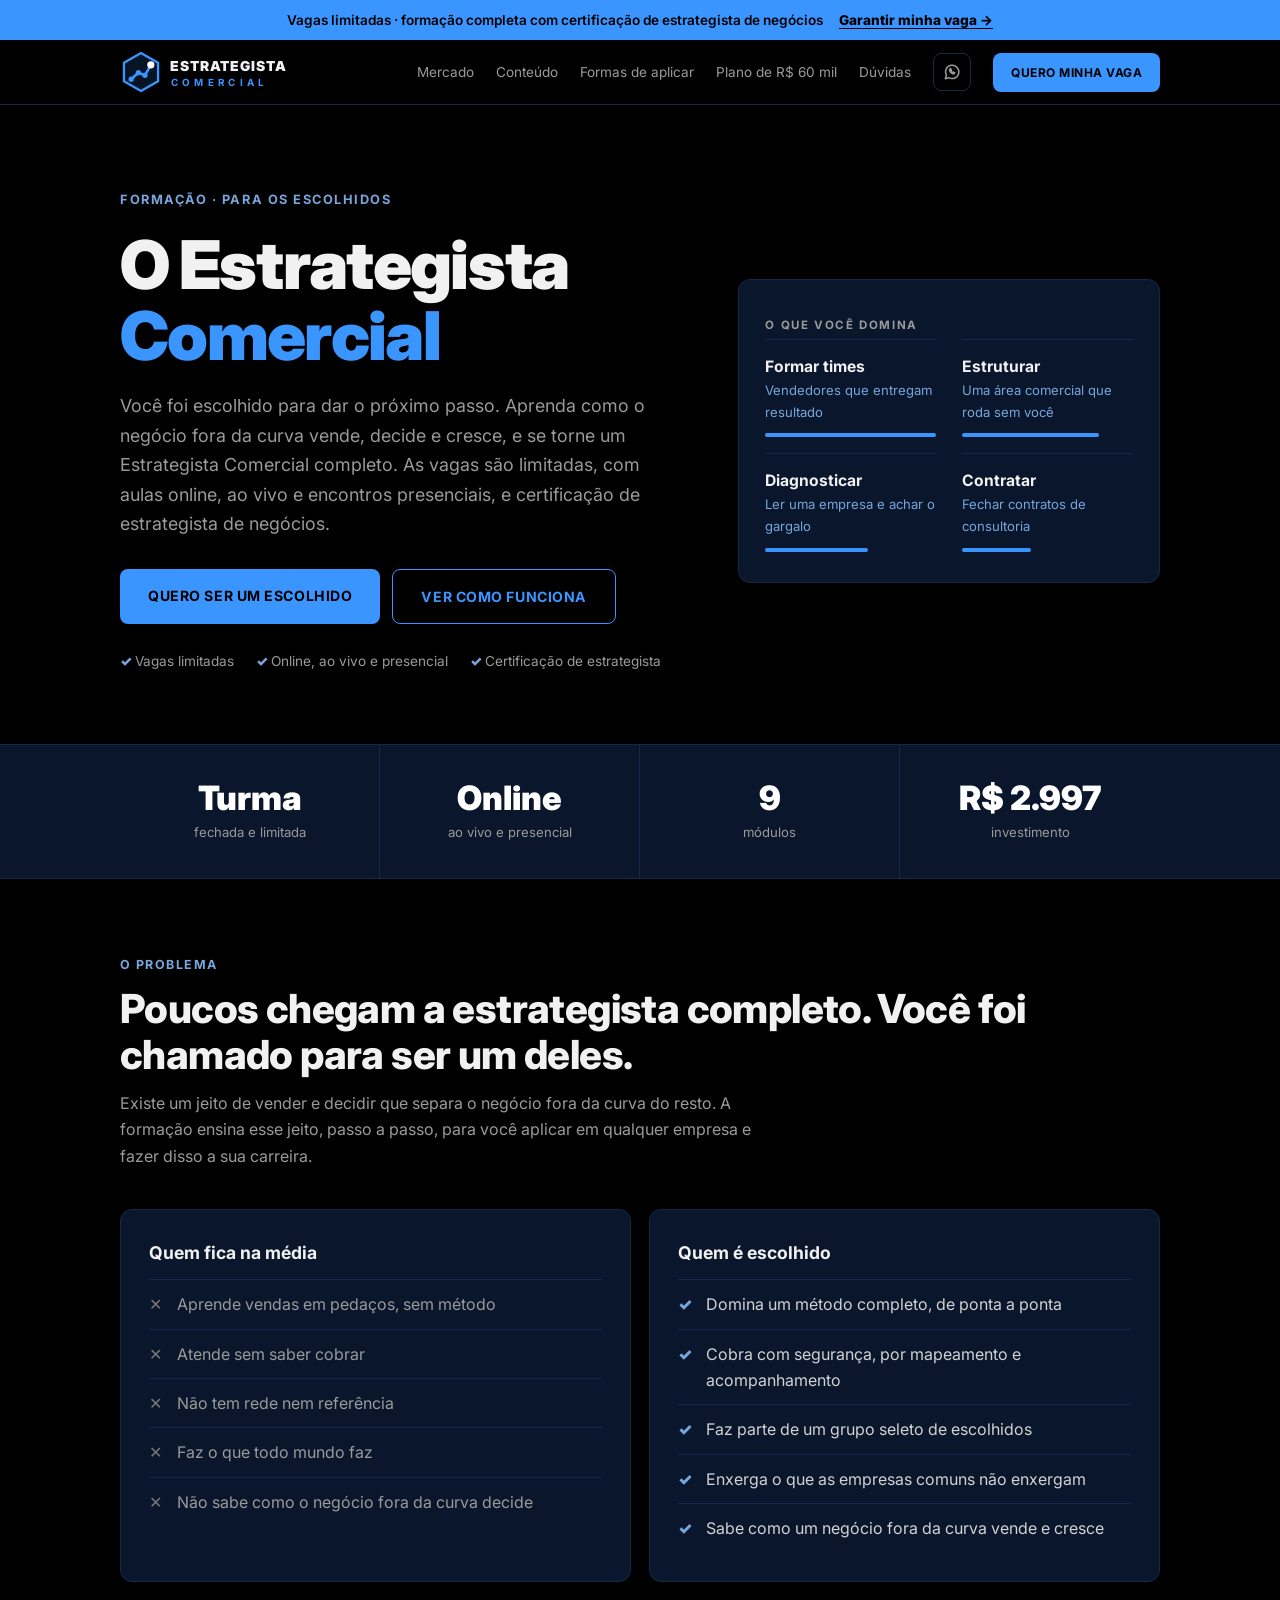
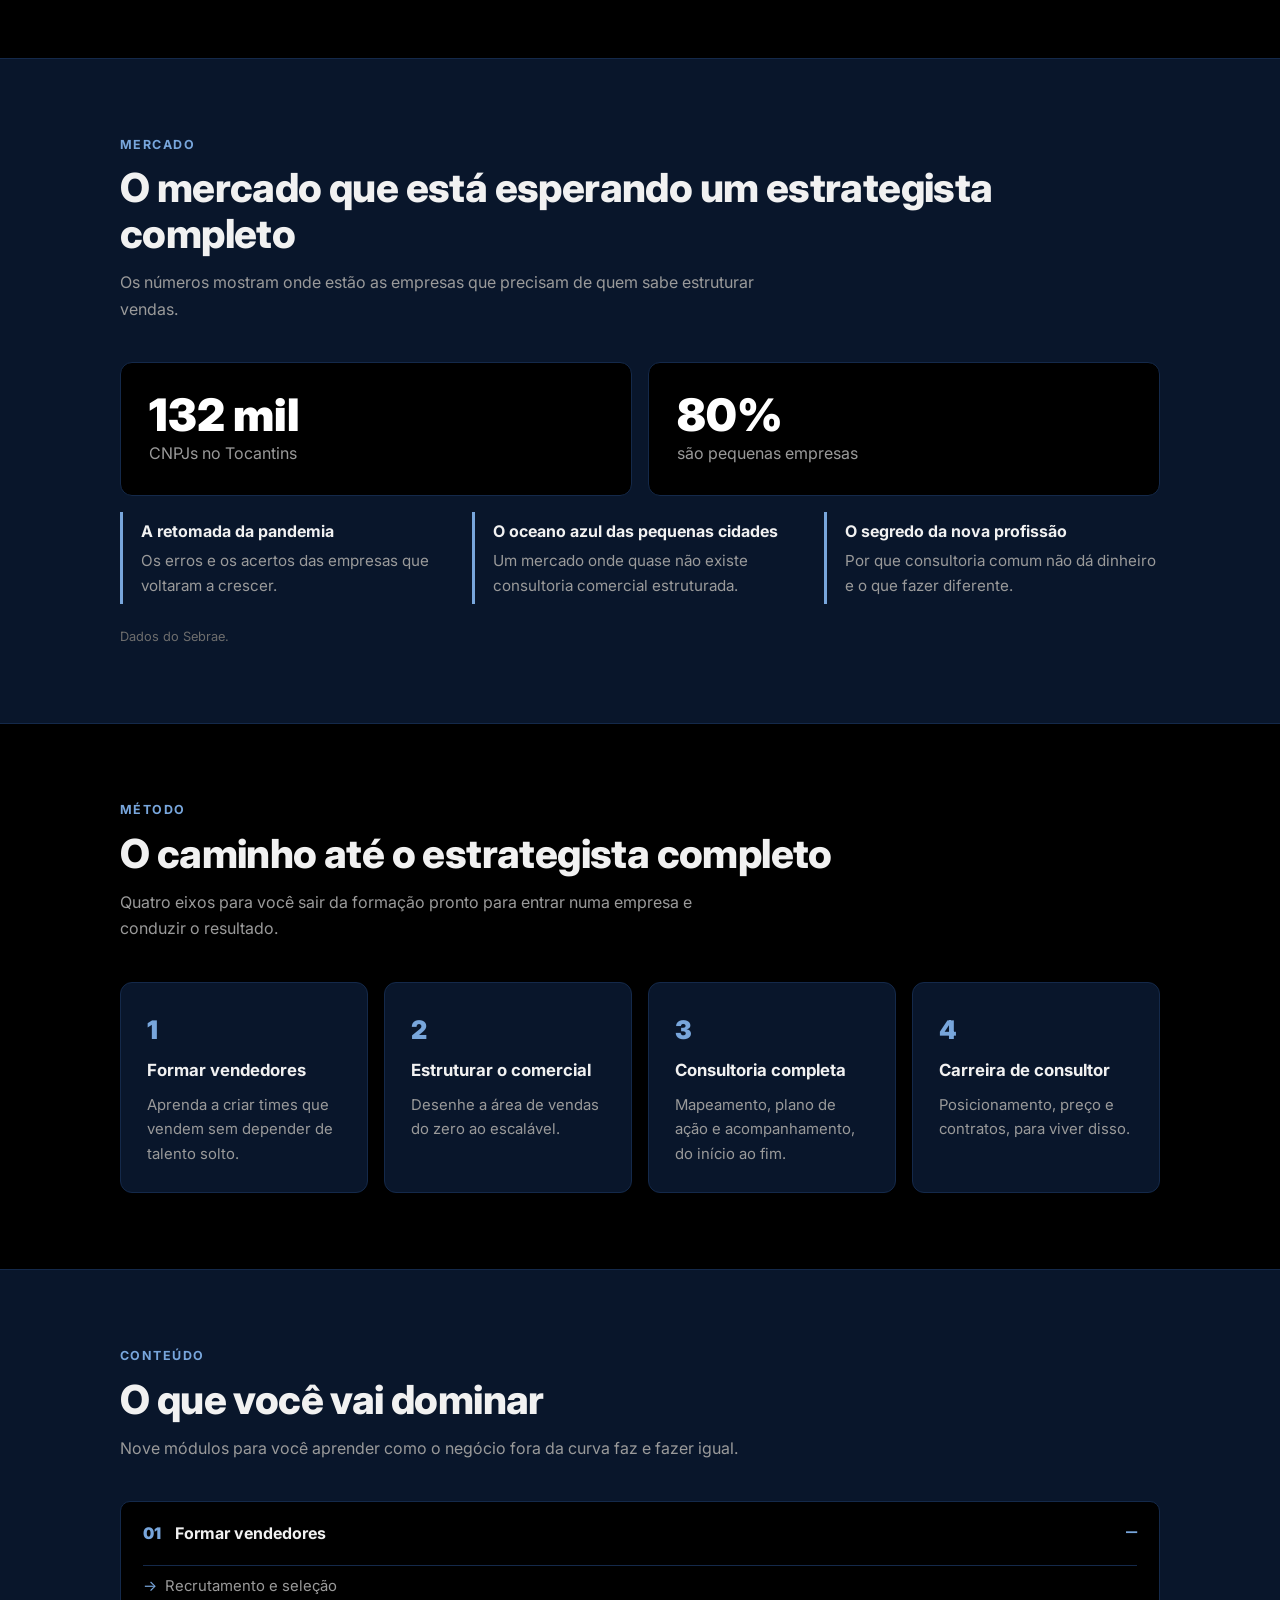
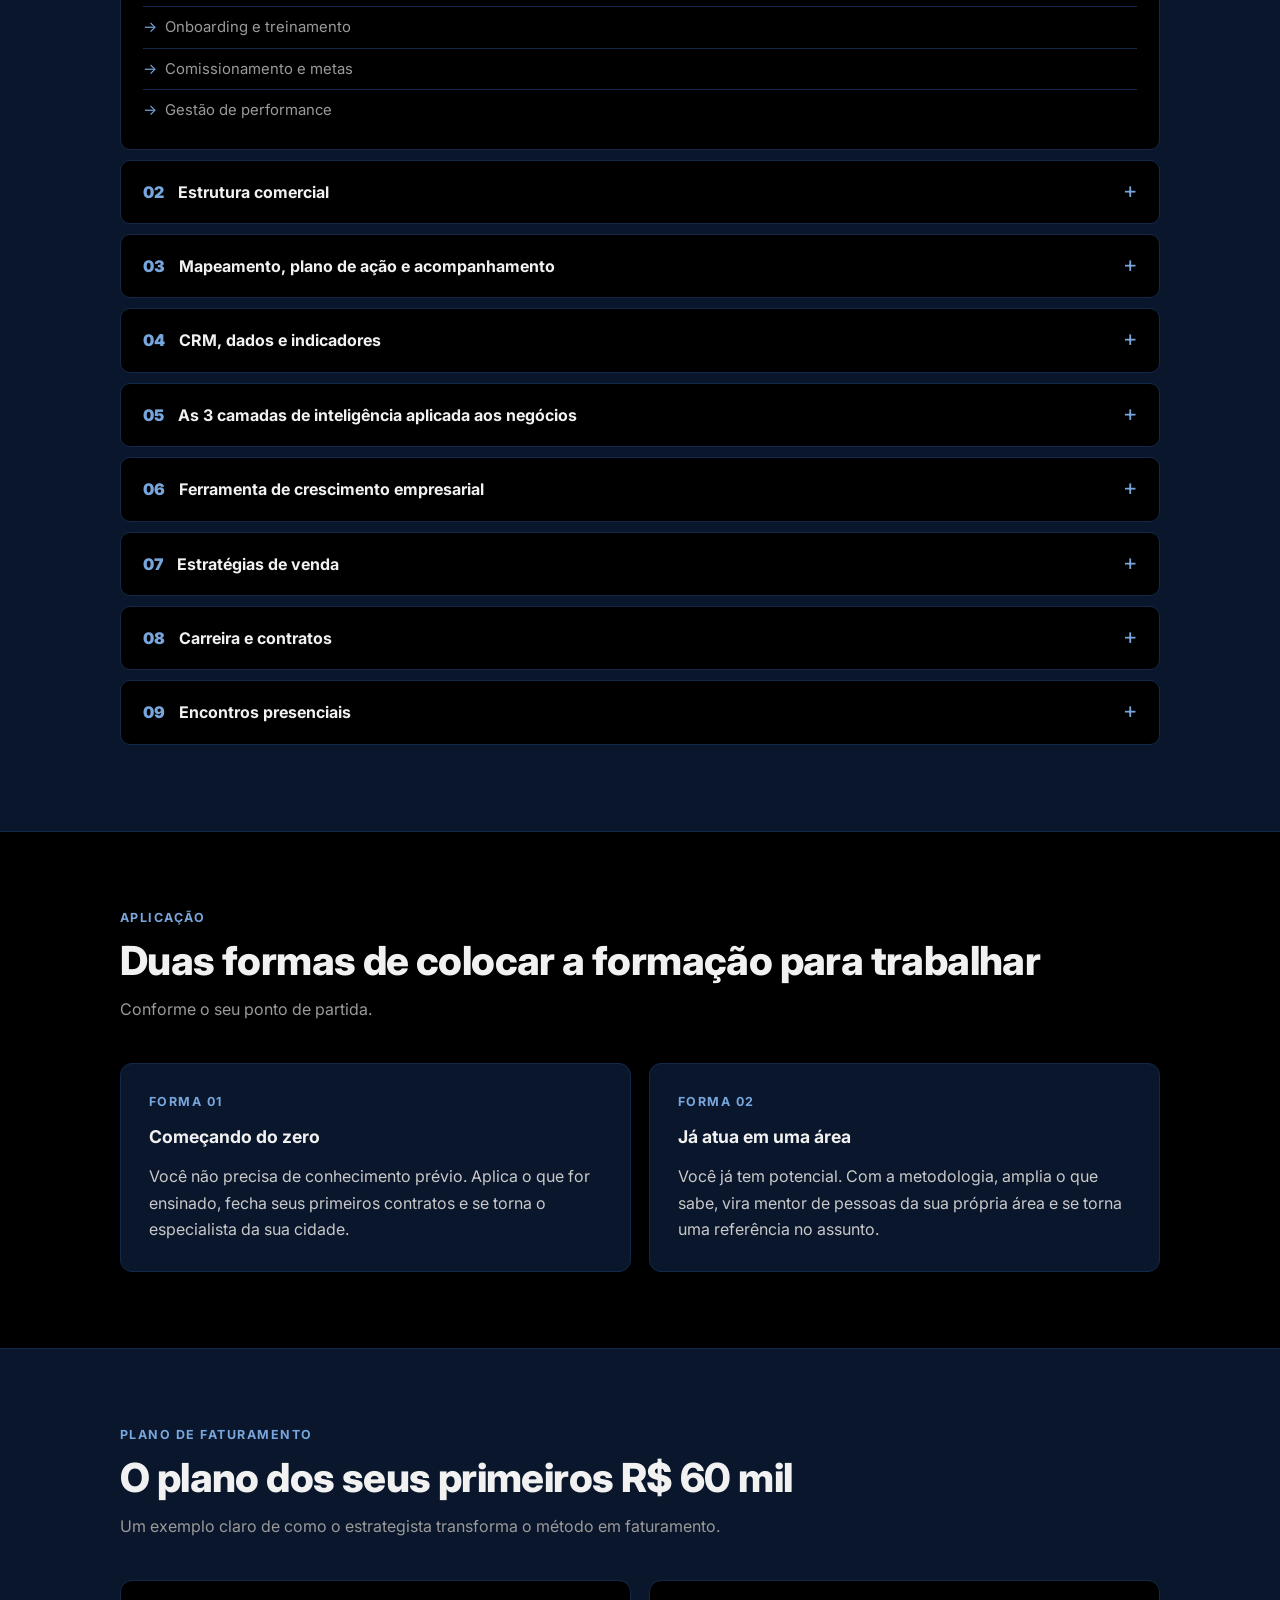
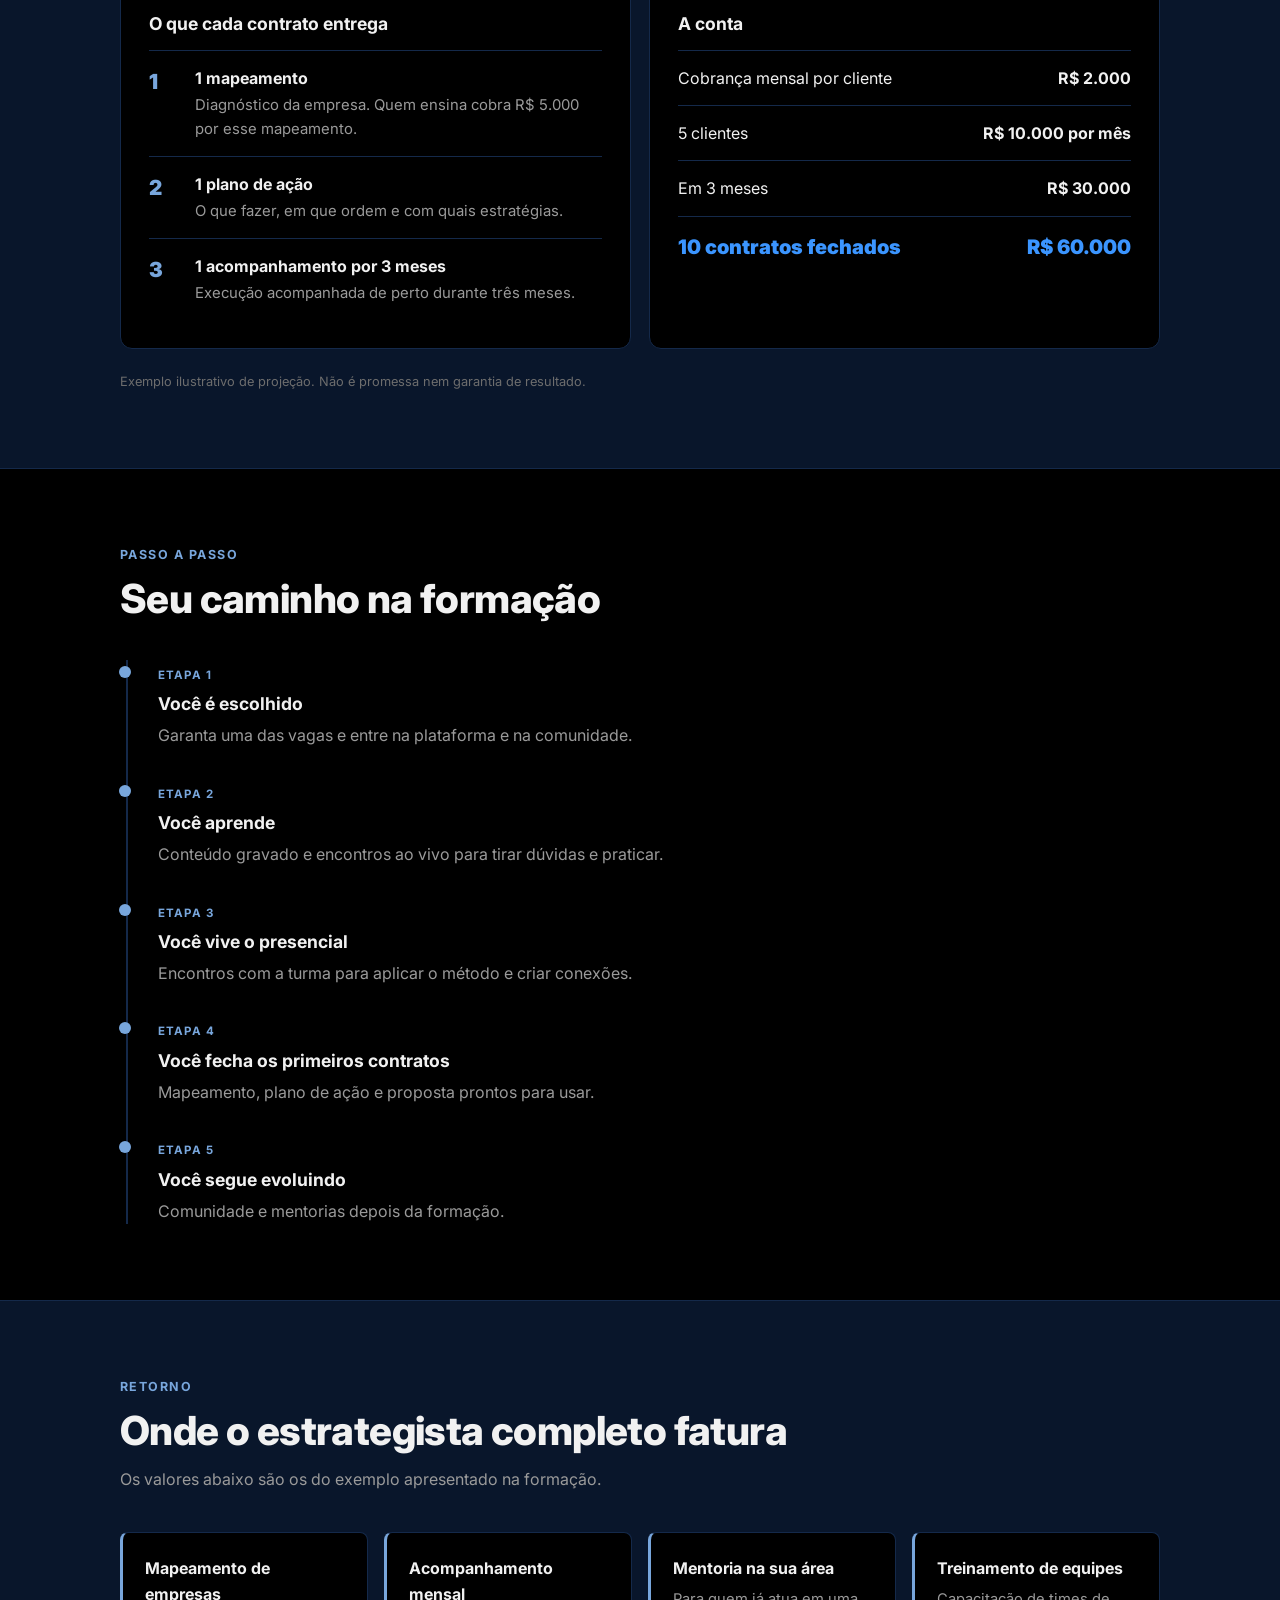
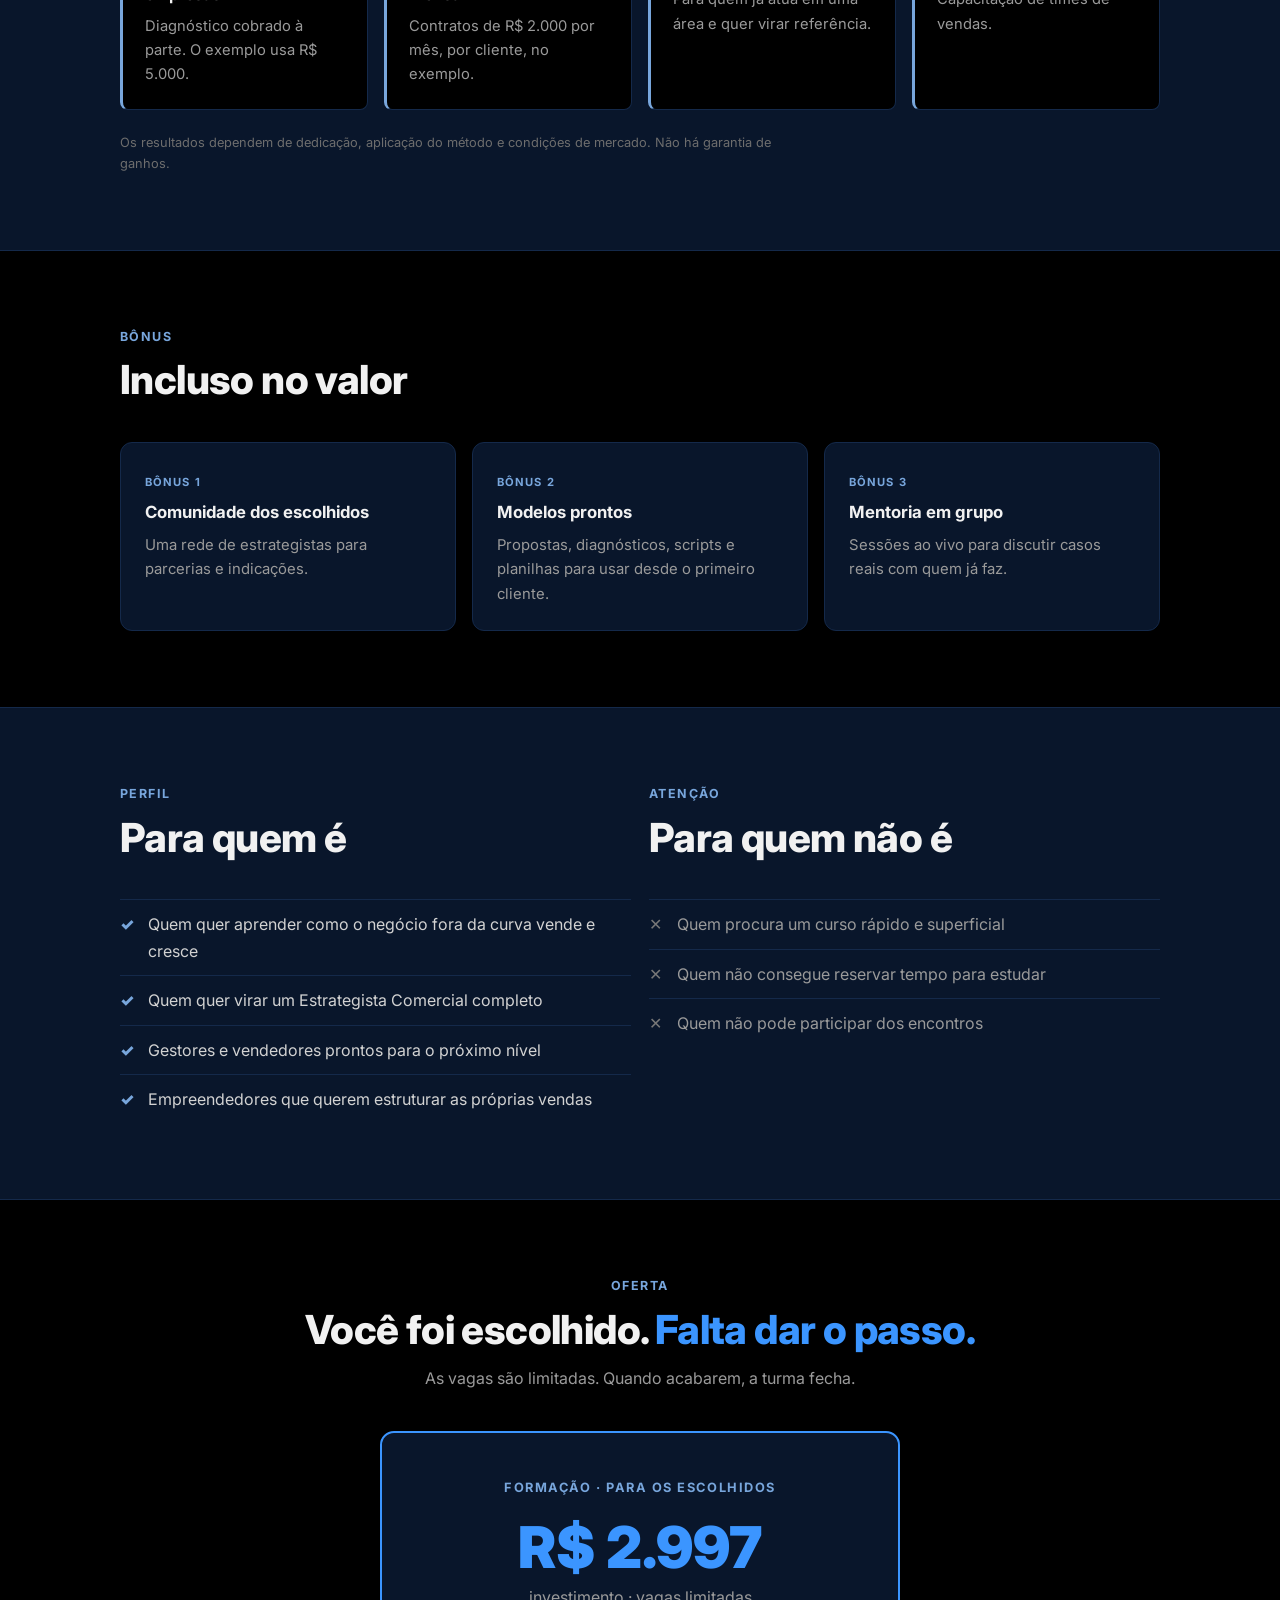
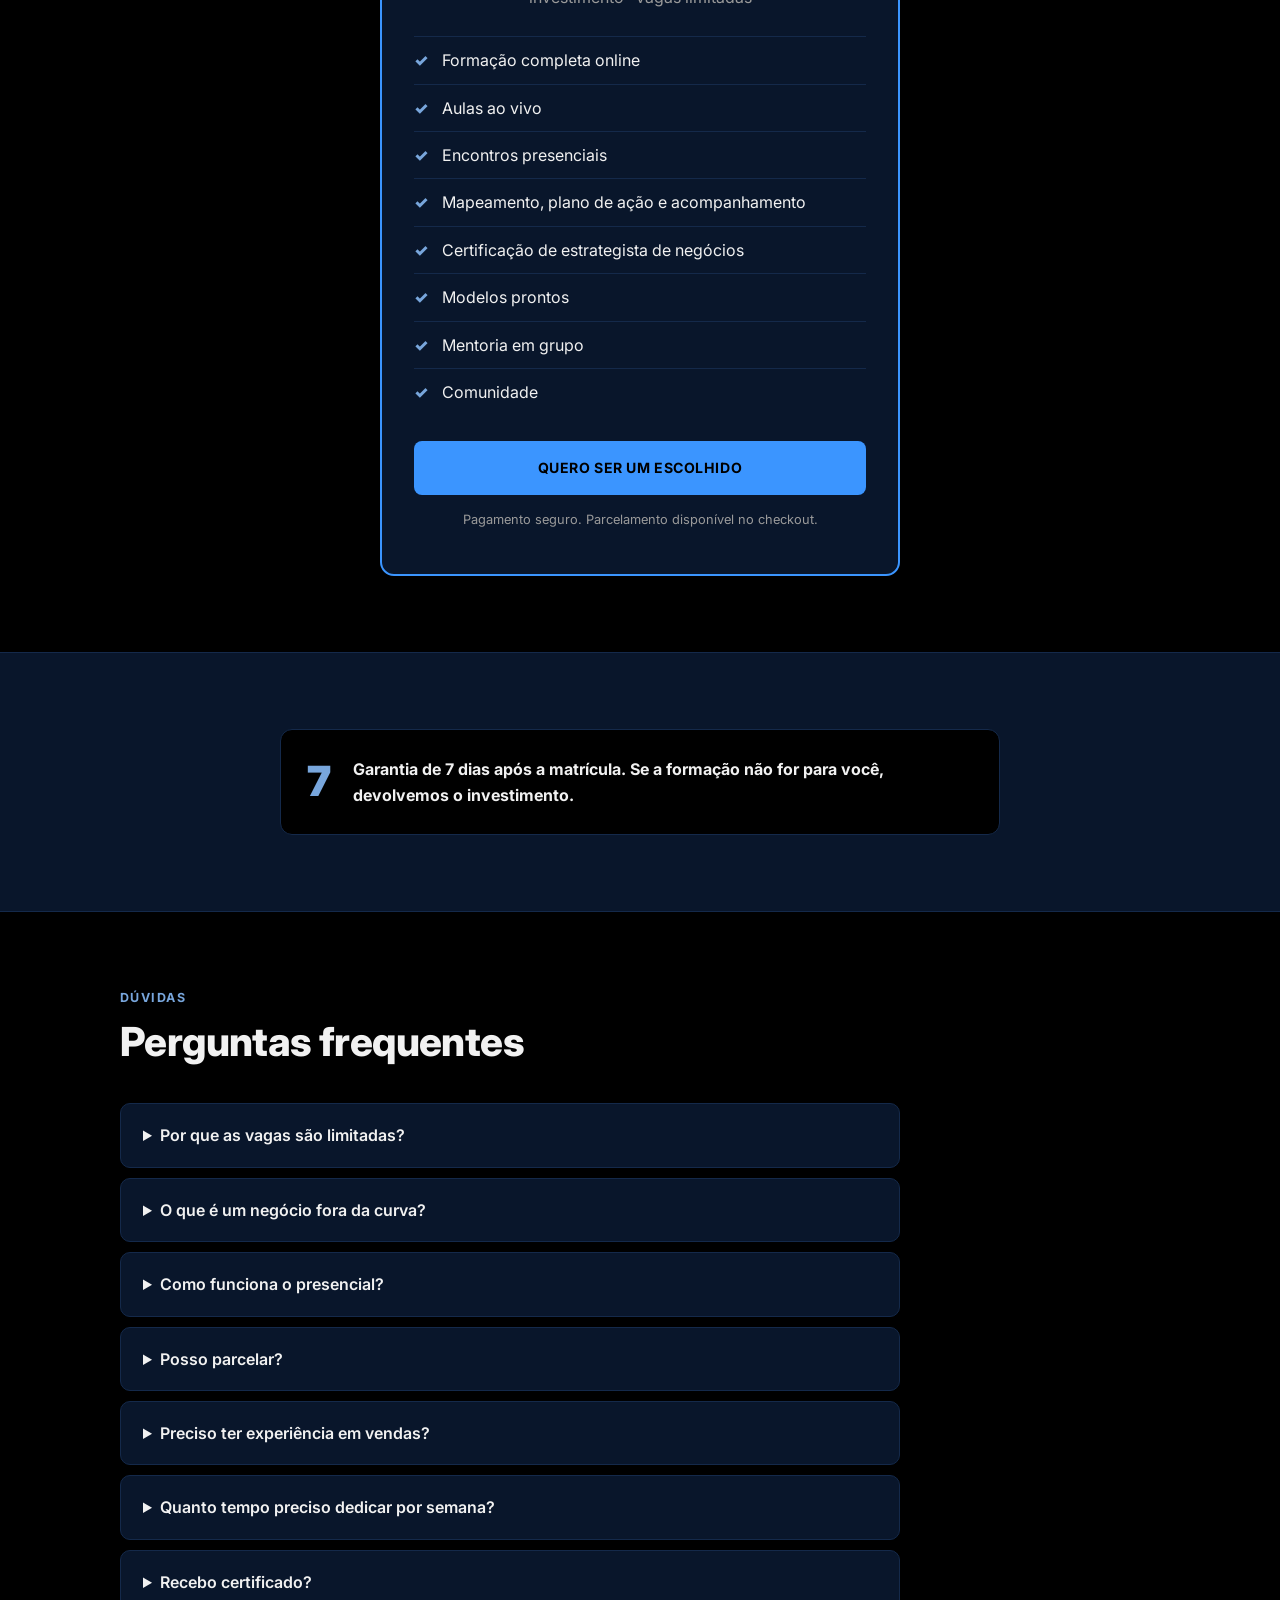
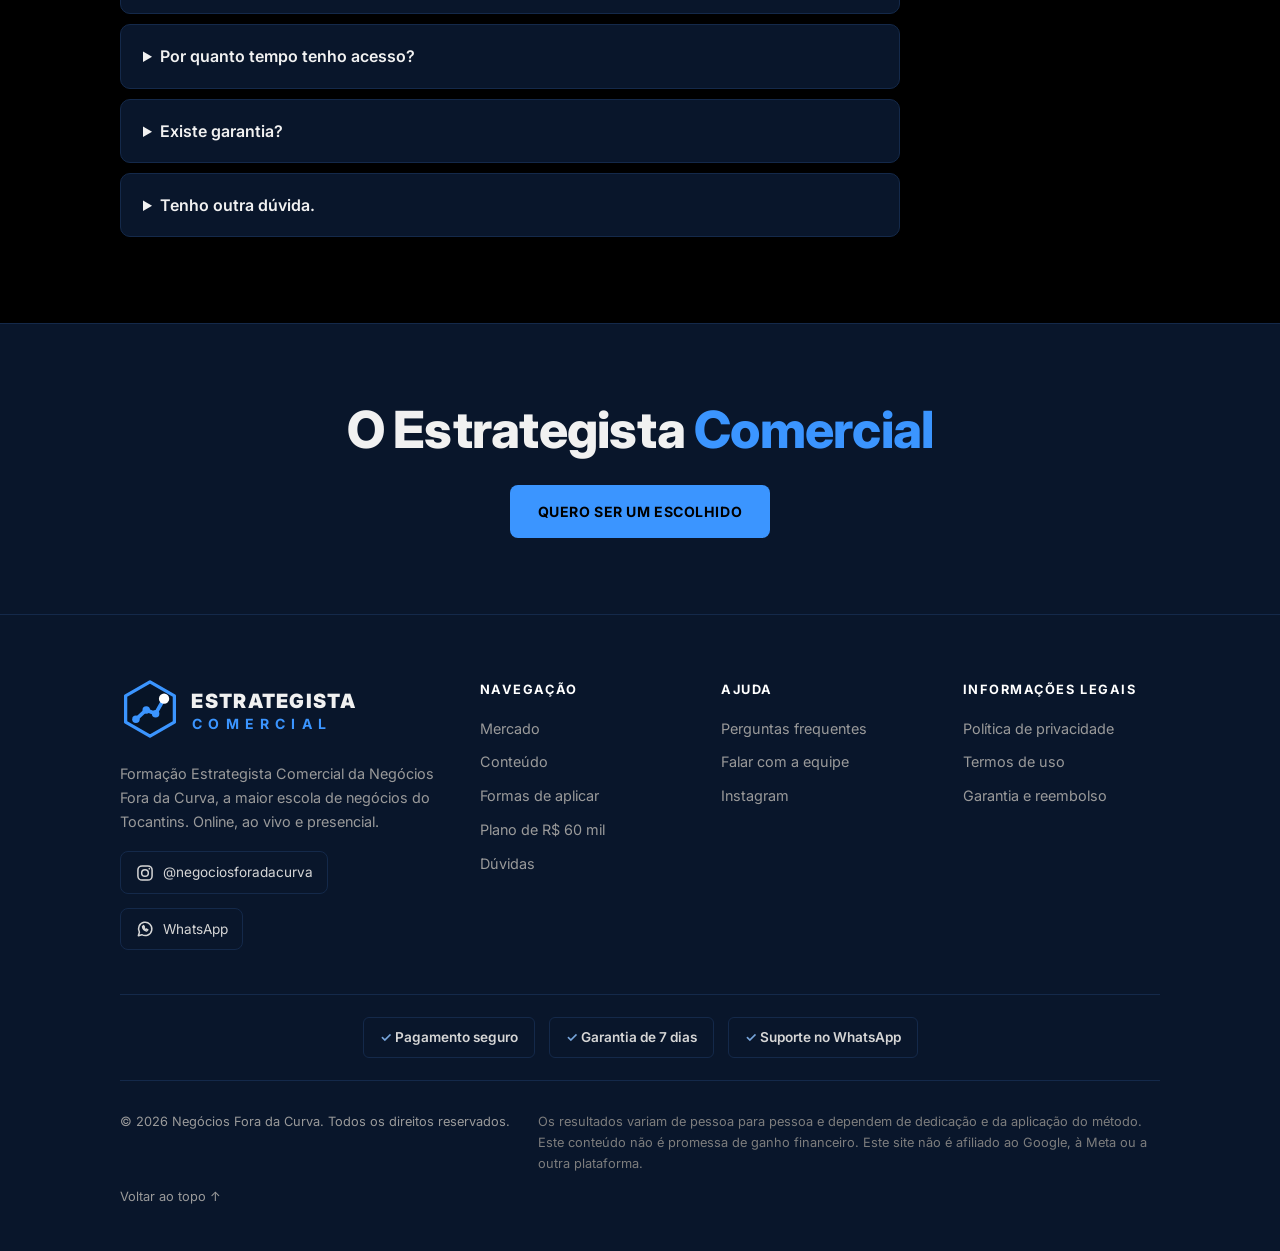
<file: site-2997-azul/index.html>
<!doctype html>
<html lang="pt-BR"><head>
<meta charset="utf-8"><meta name="viewport" content="width=device-width,initial-scale=1">
<title>O Estrategista Comercial: você foi escolhido</title><meta name="description" content="Uma turma de escolhidos para aprender como o negócio fora da curva vende e cresce, e se tornar um Estrategista Comercial completo. Online, ao vivo e presencial.">
<link rel="preconnect" href="https://fonts.googleapis.com"><link rel="preconnect" href="https://fonts.gstatic.com" crossorigin>
<link href="https://fonts.googleapis.com/css2?family=Inter:wght@400;600;700;800;900&display=swap" rel="stylesheet">
<link rel="stylesheet" href="style.css"><link rel="icon" href="icon.svg">
<style>:root{--accent:#3b95ff;--sec:#09162b;--sec2:#14294a;--tint:#78a6dc}</style>
</head><body>
<div class="aviso"><div class="wrap"><span>Vagas limitadas · formação completa com certificação de estrategista de negócios</span><a href="#oferta">Garantir minha vaga →</a></div></div>
<nav id="topo"><div class="wrap"><a class="logo" href="#"><svg xmlns="http://www.w3.org/2000/svg" viewBox="0 0 282 64" height="64" role="img" aria-label="Estrategista Comercial"><path d="M32 3L58 18V46L32 61L6 46V18Z" fill="#071426" stroke="#3b95ff" stroke-width="3.5" stroke-linejoin="round"/><path d="M17 43L28 33L38 37L47 21" fill="none" stroke="#3b95ff" stroke-width="4" stroke-linecap="round" stroke-linejoin="round"/><circle cx="17" cy="43" r="4" fill="#3b95ff"/><circle cx="28" cy="33" r="4" fill="#3b95ff"/><circle cx="38" cy="37" r="4" fill="#3b95ff"/><circle cx="47" cy="21" r="5.5" fill="#fff"/><text x="76" y="31" font-family="Inter,'Helvetica Neue',Arial,sans-serif" font-weight="900" font-size="21" letter-spacing="1.4" fill="#f1f1f1">ESTRATEGISTA</text><text x="77" y="53" font-family="Inter,'Helvetica Neue',Arial,sans-serif" font-weight="700" font-size="15" letter-spacing="6.6" fill="#3b95ff">COMERCIAL</text></svg></a><div class="links" id="links"><a href="#mercado">Mercado</a><a href="#conteudo">Conteúdo</a><a href="#formas">Formas de aplicar</a><a href="#plano">Plano de R$ 60 mil</a><a href="#faq">Dúvidas</a><a class="zapl" href="https://wa.me/5500000000000" target="_blank" rel="noopener">Falar no WhatsApp</a><a class="zap" href="https://wa.me/5500000000000" target="_blank" rel="noopener" title="Falar no WhatsApp" aria-label="Falar no WhatsApp"><svg viewBox="0 0 24 24" width="20" height="20" fill="none" stroke="currentColor" stroke-width="1.8" stroke-linecap="round" stroke-linejoin="round" aria-hidden="true"><path d="M4 20l1.3-4.1A8 8 0 1 1 8.2 18.8L4 20z"/><path d="M9 9.2c.3 2.4 2.5 4.6 5 5.2l1.4-1.4-1.9-1-.9.7c-.8-.4-1.6-1.2-2-2l.7-.9-1-1.9L9 9.2z"/></svg></a><a class="btn sm" href="#oferta">Quero minha vaga</a></div><button class="burger" onclick="document.getElementById('links').classList.toggle('open')" aria-label="Menu">☰</button></div></nav>

<header class="hero"><div class="wrap"><div><span class="tag">Formação · Para os escolhidos</span><h1>O Estrategista <em>Comercial</em></h1><p class="sub">Você foi escolhido para dar o próximo passo. Aprenda como o negócio fora da curva vende, decide e cresce, e se torne um Estrategista Comercial completo. As vagas são limitadas, com aulas online, ao vivo e encontros presenciais, e certificação de estrategista de negócios.</p><div class="ctas"><a class="btn" href="#oferta">Quero ser um escolhido</a><a class="btn ghost" href="#metodo">Ver como funciona</a></div><div class="trust"><span>Vagas limitadas</span><span>Online, ao vivo e presencial</span><span>Certificação de estrategista</span></div></div><div class="mock sq"><h4>O que você domina</h4><div class="fn"><b>Formar times</b><small>Vendedores que entregam resultado</small><i style="width:100%"></i></div><div class="fn"><b>Estruturar</b><small>Uma área comercial que roda sem você</small><i style="width:80%"></i></div><div class="fn"><b>Diagnosticar</b><small>Ler uma empresa e achar o gargalo</small><i style="width:60%"></i></div><div class="fn"><b>Contratar</b><small>Fechar contratos de consultoria</small><i style="width:40%"></i></div></div></div></header>
<div class="band"><div class="wrap"><div class="it"><strong>Turma</strong><span>fechada e limitada</span></div><div class="it"><strong>Online</strong><span>ao vivo e presencial</span></div><div class="it"><strong>9</strong><span>módulos</span></div><div class="it"><strong>R$ 2.997</strong><span>investimento</span></div></div></div>

<section id="problema"><div class="wrap">
<span class="label">O problema</span><h2>Poucos chegam a estrategista completo. Você foi chamado para ser um deles.</h2><p class="lead">Existe um jeito de vender e decidir que separa o negócio fora da curva do resto. A formação ensina esse jeito, passo a passo, para você aplicar em qualquer empresa e fazer disso a sua carreira.</p>
<div class="split"><div class="box"><h3>Quem fica na média</h3><ul class="lst no"><li>Aprende vendas em pedaços, sem método</li><li>Atende sem saber cobrar</li><li>Não tem rede nem referência</li><li>Faz o que todo mundo faz</li><li>Não sabe como o negócio fora da curva decide</li></ul></div>
<div class="box"><h3>Quem é escolhido</h3><ul class="lst yes"><li>Domina um método completo, de ponta a ponta</li><li>Cobra com segurança, por mapeamento e acompanhamento</li><li>Faz parte de um grupo seleto de escolhidos</li><li>Enxerga o que as empresas comuns não enxergam</li><li>Sabe como um negócio fora da curva vende e cresce</li></ul></div></div>
</div></section>

<section id="mercado"><div class="wrap"><span class="label">Mercado</span><h2>O mercado que está esperando um estrategista completo</h2><p class="lead">Os números mostram onde estão as empresas que precisam de quem sabe estruturar vendas.</p><div class="stats3"><div class="st"><strong>132 mil</strong><span>CNPJs no Tocantins</span></div><div class="st"><strong>80%</strong><span>são pequenas empresas</span></div></div><div class="pts"><div class="pt"><b>A retomada da pandemia</b><p>Os erros e os acertos das empresas que voltaram a crescer.</p></div><div class="pt"><b>O oceano azul das pequenas cidades</b><p>Um mercado onde quase não existe consultoria comercial estruturada.</p></div><div class="pt"><b>O segredo da nova profissão</b><p>Por que consultoria comum não dá dinheiro e o que fazer diferente.</p></div></div><p class="disc">Dados do Sebrae.</p></div></section>

<section id="metodo"><div class="wrap">
<span class="label">Método</span><h2>O caminho até o estrategista completo</h2><p class="lead">Quatro eixos para você sair da formação pronto para entrar numa empresa e conduzir o resultado.</p>
<div class="grid"><div class="card"><div class="n">1</div><h3>Formar vendedores</h3><p>Aprenda a criar times que vendem sem depender de talento solto.</p></div><div class="card"><div class="n">2</div><h3>Estruturar o comercial</h3><p>Desenhe a área de vendas do zero ao escalável.</p></div><div class="card"><div class="n">3</div><h3>Consultoria completa</h3><p>Mapeamento, plano de ação e acompanhamento, do início ao fim.</p></div><div class="card"><div class="n">4</div><h3>Carreira de consultor</h3><p>Posicionamento, preço e contratos, para viver disso.</p></div></div></div></section>

<section id="conteudo"><div class="wrap"><span class="label">Conteúdo</span><h2>O que você vai dominar</h2><p class="lead">Nove módulos para você aprender como o negócio fora da curva faz e fazer igual.</p><div class="acc"><details open><summary><span><em>01</em>Formar vendedores</span></summary><ul><li>Recrutamento e seleção</li><li>Onboarding e treinamento</li><li>Comissionamento e metas</li><li>Gestão de performance</li></ul></details><details><summary><span><em>02</em>Estrutura comercial</span></summary><ul><li>Funil e processos</li><li>Rotinas e reuniões comerciais</li><li>Papéis e organograma</li><li>Playbook de vendas</li></ul></details><details><summary><span><em>03</em>Mapeamento, plano de ação e acompanhamento</span></summary><ul><li>Mapeamento da empresa (R$ 5.000 no exemplo)</li><li>Plano de ação</li><li>Acompanhamento por 3 meses</li><li>Reunião com a diretoria</li></ul></details><details><summary><span><em>04</em>CRM, dados e indicadores</span></summary><ul><li>Escolha e implantação de CRM</li><li>Painéis e indicadores</li><li>Previsão de receita</li><li>Leitura dos dados</li></ul></details><details><summary><span><em>05</em>As 3 camadas de inteligência aplicada aos negócios</span></summary><ul><li>Como as 3 camadas funcionam</li><li>Como aplicá-las em cada empresa</li></ul></details><details><summary><span><em>06</em>Ferramenta de crescimento empresarial</span></summary><ul><li>Como usar a ferramenta com o cliente</li><li>Acompanhamento dos resultados</li></ul></details><details><summary><span><em>07</em>Estratégias de venda</span></summary><ul><li>Prospecção e negociação</li><li>Fechamento</li><li>Pós-venda e recorrência</li><li>Primeiros 30 dias em um cliente</li></ul></details><details><summary><span><em>08</em>Carreira e contratos</span></summary><ul><li>Por que consultoria não dá dinheiro</li><li>O segredo da nova profissão</li><li>Como precificar</li><li>Proposta comercial</li><li>Captação dos primeiros clientes</li></ul></details><details><summary><span><em>09</em>Encontros presenciais</span></summary><ul><li>Imersão com a turma</li><li>Casos reais</li><li>Mentorias</li></ul></details></div></div></section>
<section id="formas"><div class="wrap"><span class="label">Aplicação</span><h2>Duas formas de colocar a formação para trabalhar</h2><p class="lead">Conforme o seu ponto de partida.</p><div class="split"><div class="box"><span class="label">Forma 01</span><h3>Começando do zero</h3><p class="mt">Você não precisa de conhecimento prévio. Aplica o que for ensinado, fecha seus primeiros contratos e se torna o especialista da sua cidade.</p></div><div class="box"><span class="label">Forma 02</span><h3>Já atua em uma área</h3><p class="mt">Você já tem potencial. Com a metodologia, amplia o que sabe, vira mentor de pessoas da sua própria área e se torna uma referência no assunto.</p></div></div></div></section>
<section id="plano"><div class="wrap"><span class="label">Plano de faturamento</span><h2>O plano dos seus primeiros R$ 60 mil</h2><p class="lead">Um exemplo claro de como o estrategista transforma o método em faturamento.</p><div class="split"><div class="box"><h3>O que cada contrato entrega</h3><ol class="pl"><li><b>1 mapeamento</b><span>Diagnóstico da empresa. Quem ensina cobra R$ 5.000 por esse mapeamento.</span></li><li><b>1 plano de ação</b><span>O que fazer, em que ordem e com quais estratégias.</span></li><li><b>1 acompanhamento por 3 meses</b><span>Execução acompanhada de perto durante três meses.</span></li></ol></div><div class="box"><h3>A conta</h3><table class="conta"><tr class=""><td>Cobrança mensal por cliente</td><td>R$ 2.000</td></tr><tr class=""><td>5 clientes</td><td>R$ 10.000 por mês</td></tr><tr class=""><td>Em 3 meses</td><td>R$ 30.000</td></tr><tr class="hl"><td>10 contratos fechados</td><td>R$ 60.000</td></tr></table></div></div><p class="disc">Exemplo ilustrativo de projeção. Não é promessa nem garantia de resultado.</p></div></section>

<section><div class="wrap"><span class="label">Passo a passo</span><h2>Seu caminho na formação</h2><br><div class="tl"><div class="it"><small>Etapa 1</small><h3>Você é escolhido</h3><p>Garanta uma das vagas e entre na plataforma e na comunidade.</p></div><div class="it"><small>Etapa 2</small><h3>Você aprende</h3><p>Conteúdo gravado e encontros ao vivo para tirar dúvidas e praticar.</p></div><div class="it"><small>Etapa 3</small><h3>Você vive o presencial</h3><p>Encontros com a turma para aplicar o método e criar conexões.</p></div><div class="it"><small>Etapa 4</small><h3>Você fecha os primeiros contratos</h3><p>Mapeamento, plano de ação e proposta prontos para usar.</p></div><div class="it"><small>Etapa 5</small><h3>Você segue evoluindo</h3><p>Comunidade e mentorias depois da formação.</p></div></div></div></section>

<section id="ganhos"><div class="wrap">
<span class="label">Retorno</span><h2>Onde o estrategista completo fatura</h2><p class="lead">Os valores abaixo são os do exemplo apresentado na formação.</p>
<div class="earn"><div class="e"><b>Mapeamento de empresas</b><p>Diagnóstico cobrado à parte. O exemplo usa R$ 5.000.</p></div><div class="e"><b>Acompanhamento mensal</b><p>Contratos de R$ 2.000 por mês, por cliente, no exemplo.</p></div><div class="e"><b>Mentoria na sua área</b><p>Para quem já atua em uma área e quer virar referência.</p></div><div class="e"><b>Treinamento de equipes</b><p>Capacitação de times de vendas.</p></div></div>
<p class="disc">Os resultados dependem de dedicação, aplicação do método e condições de mercado. Não há garantia de ganhos.</p></div></section>

<section><div class="wrap"><span class="label">Bônus</span><h2>Incluso no valor</h2><br><div class="bonus"><div class="bn"><small>Bônus 1</small><h3>Comunidade dos escolhidos</h3><p>Uma rede de estrategistas para parcerias e indicações.</p></div><div class="bn"><small>Bônus 2</small><h3>Modelos prontos</h3><p>Propostas, diagnósticos, scripts e planilhas para usar desde o primeiro cliente.</p></div><div class="bn"><small>Bônus 3</small><h3>Mentoria em grupo</h3><p>Sessões ao vivo para discutir casos reais com quem já faz.</p></div></div></div></section>

<section><div class="wrap"><div class="split">
<div><span class="label">Perfil</span><h2>Para quem é</h2><br><ul class="lst yes"><li>Quem quer aprender como o negócio fora da curva vende e cresce</li><li>Quem quer virar um Estrategista Comercial completo</li><li>Gestores e vendedores prontos para o próximo nível</li><li>Empreendedores que querem estruturar as próprias vendas</li></ul></div>
<div><span class="label">Atenção</span><h2>Para quem não é</h2><br><ul class="lst no"><li>Quem procura um curso rápido e superficial</li><li>Quem não consegue reservar tempo para estudar</li><li>Quem não pode participar dos encontros</li></ul></div>
</div></div></section>

<section id="oferta"><div class="wrap center">
<span class="label">Oferta</span><h2>Você foi escolhido. <em>Falta dar o passo.</em></h2><p class="lead">As vagas são limitadas. Quando acabarem, a turma fecha.</p>
<div class="offer"><span class="tag">Formação · Para os escolhidos</span>
<div class="price">R$ 2.997</div><div class="pn">investimento · vagas limitadas</div>
<ul><li>Formação completa online</li><li>Aulas ao vivo</li><li>Encontros presenciais</li><li>Mapeamento, plano de ação e acompanhamento</li><li>Certificação de estrategista de negócios</li><li>Modelos prontos</li><li>Mentoria em grupo</li><li>Comunidade</li></ul>
<a class="btn" href="#">Quero ser um escolhido</a><div class="s">Pagamento seguro. Parcelamento disponível no checkout.</div></div>
</div></section>

<section><div class="wrap"><div class="guar"><b>7</b><div><strong>Garantia de 7 dias após a matrícula. Se a formação não for para você, devolvemos o investimento.</strong></div></div></div></section>

<section id="faq"><div class="wrap"><span class="label">Dúvidas</span><h2>Perguntas frequentes</h2><br><div class="faq"><details><summary>Por que as vagas são limitadas?</summary><p>Para manter acompanhamento de perto e a qualidade dos encontros presenciais.</p></details><details><summary>O que é um negócio fora da curva?</summary><p>É o negócio que vende e cresce acima da média do mercado. A formação mostra como ele decide, estrutura as vendas e cobra, para você aplicar o mesmo caminho.</p></details><details><summary>Como funciona o presencial?</summary><p>Os encontros são combinados com a turma. Datas e locais são informados depois da matrícula.</p></details><details><summary>Posso parcelar?</summary><p>Sim. As condições aparecem na tela de compra.</p></details><details><summary>Preciso ter experiência em vendas?</summary><p>Não. Quem começa do zero pode fechar os primeiros contratos e virar especialista na própria cidade. Quem já atua em uma área usa o método para virar referência nela.</p></details><details><summary>Quanto tempo preciso dedicar por semana?</summary><p>A carga horária é informada na matrícula. Reserve um horário fixo para aulas e prática.</p></details><details><summary>Recebo certificado?</summary><p>Sim. A formação certifica estrategistas de negócios.</p></details><details><summary>Por quanto tempo tenho acesso?</summary><p>O prazo é informado na matrícula.</p></details><details><summary>Existe garantia?</summary><p>Sim. Você tem 7 dias após a matrícula para pedir o reembolso.</p></details><details><summary>Tenho outra dúvida.</summary><p>Fale com a equipe pelo WhatsApp.</p></details></div></div></section>

<section class="final"><div class="wrap"><h2>O Estrategista <em>Comercial</em></h2><a class="btn" href="#oferta">Quero ser um escolhido</a></div></section>

<footer class="rod"><div class="wrap">
<div class="rg">
<div class="rc rbrand"><div class="flogo"><svg xmlns="http://www.w3.org/2000/svg" viewBox="0 0 282 64" height="64" role="img" aria-label="Estrategista Comercial"><path d="M32 3L58 18V46L32 61L6 46V18Z" fill="#071426" stroke="#3b95ff" stroke-width="3.5" stroke-linejoin="round"/><path d="M17 43L28 33L38 37L47 21" fill="none" stroke="#3b95ff" stroke-width="4" stroke-linecap="round" stroke-linejoin="round"/><circle cx="17" cy="43" r="4" fill="#3b95ff"/><circle cx="28" cy="33" r="4" fill="#3b95ff"/><circle cx="38" cy="37" r="4" fill="#3b95ff"/><circle cx="47" cy="21" r="5.5" fill="#fff"/><text x="76" y="31" font-family="Inter,'Helvetica Neue',Arial,sans-serif" font-weight="900" font-size="21" letter-spacing="1.4" fill="#f1f1f1">ESTRATEGISTA</text><text x="77" y="53" font-family="Inter,'Helvetica Neue',Arial,sans-serif" font-weight="700" font-size="15" letter-spacing="6.6" fill="#3b95ff">COMERCIAL</text></svg></div><p>Formação Estrategista Comercial da Negócios Fora da Curva, a maior escola de negócios do Tocantins. Online, ao vivo e presencial.</p>
<div class="soc"><a href="https://instagram.com/negociosforadacurva" target="_blank" rel="noopener" aria-label="Instagram"><svg viewBox="0 0 24 24" width="20" height="20" fill="none" stroke="currentColor" stroke-width="1.8" aria-hidden="true"><rect x="3.5" y="3.5" width="17" height="17" rx="5"/><circle cx="12" cy="12" r="4"/><circle cx="17.2" cy="6.8" r="1" fill="currentColor" stroke="none"/></svg><span>@negociosforadacurva</span></a>
<a href="https://wa.me/5500000000000" target="_blank" rel="noopener" aria-label="WhatsApp"><svg viewBox="0 0 24 24" width="20" height="20" fill="none" stroke="currentColor" stroke-width="1.8" stroke-linecap="round" stroke-linejoin="round" aria-hidden="true"><path d="M4 20l1.3-4.1A8 8 0 1 1 8.2 18.8L4 20z"/><path d="M9 9.2c.3 2.4 2.5 4.6 5 5.2l1.4-1.4-1.9-1-.9.7c-.8-.4-1.6-1.2-2-2l.7-.9-1-1.9L9 9.2z"/></svg><span>WhatsApp</span></a></div></div>
<div class="rc"><h5>Navegação</h5><ul><li><a href="#mercado">Mercado</a></li><li><a href="#conteudo">Conteúdo</a></li><li><a href="#formas">Formas de aplicar</a></li><li><a href="#plano">Plano de R$ 60 mil</a></li><li><a href="#faq">Dúvidas</a></li></ul></div>
<div class="rc"><h5>Ajuda</h5><ul><li><a href="#faq">Perguntas frequentes</a></li>
<li><a href="https://wa.me/5500000000000" target="_blank" rel="noopener">Falar com a equipe</a></li>
<li><a href="https://instagram.com/negociosforadacurva" target="_blank" rel="noopener">Instagram</a></li></ul></div>
<div class="rc"><h5>Informações legais</h5><ul><li><a href="#">Política de privacidade</a></li><li><a href="#">Termos de uso</a></li><li><a href="#">Garantia e reembolso</a></li></ul></div>
</div>
<div class="selos"><span>Pagamento seguro</span><span>Garantia de 7 dias</span><span>Suporte no WhatsApp</span></div>
<div class="rbot"><p>© 2026 Negócios Fora da Curva. Todos os direitos reservados.</p>
<p class="rdisc">Os resultados variam de pessoa para pessoa e dependem de dedicação e da aplicação do método. Este conteúdo não é promessa de ganho financeiro. Este site não é afiliado ao Google, à Meta ou a outra plataforma.</p>
<a class="up" href="#topo">Voltar ao topo ↑</a></div>
</div></footer>
<div class="fix"><b>R$ 2.997</b><a class="btn sm" href="#oferta">Quero ser um escolhido</a></div>
<script>
document.querySelectorAll('#links a').forEach(function(a){a.addEventListener('click',function(){document.getElementById('links').classList.remove('open')})});
function enviar(ev){ev.preventDefault();var f=new FormData(ev.target);
var t=encodeURIComponent('Candidatura de licenciado\nNome: '+f.get('n')+'\nWhatsApp: '+f.get('w')+'\nCidade: '+f.get('c')+'\nExperiência: '+f.get('e')+'\nAtua com consultoria/gestão: '+f.get('f')+'\nMotivo: '+f.get('m'));
window.open('https://wa.me/5500000000000?text='+t,'_blank');return false}
</script>
</body></html>
</file>
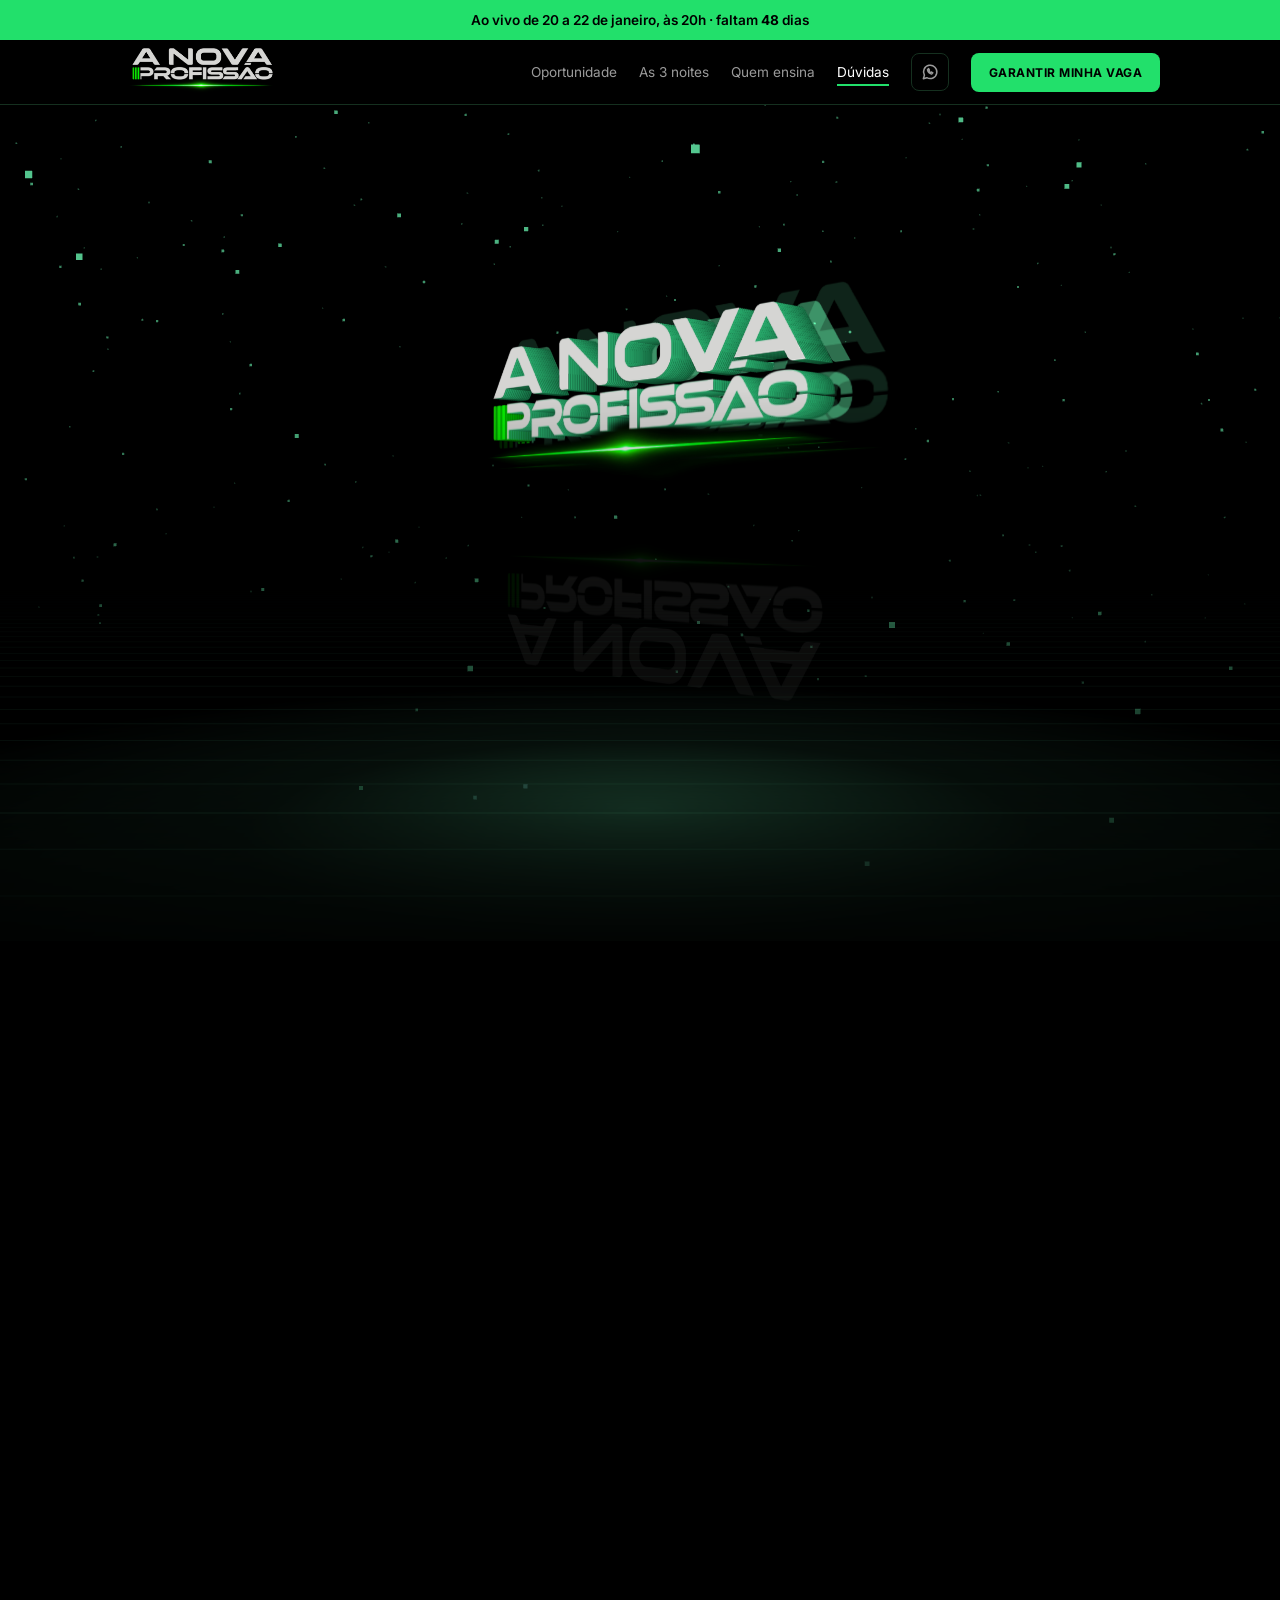
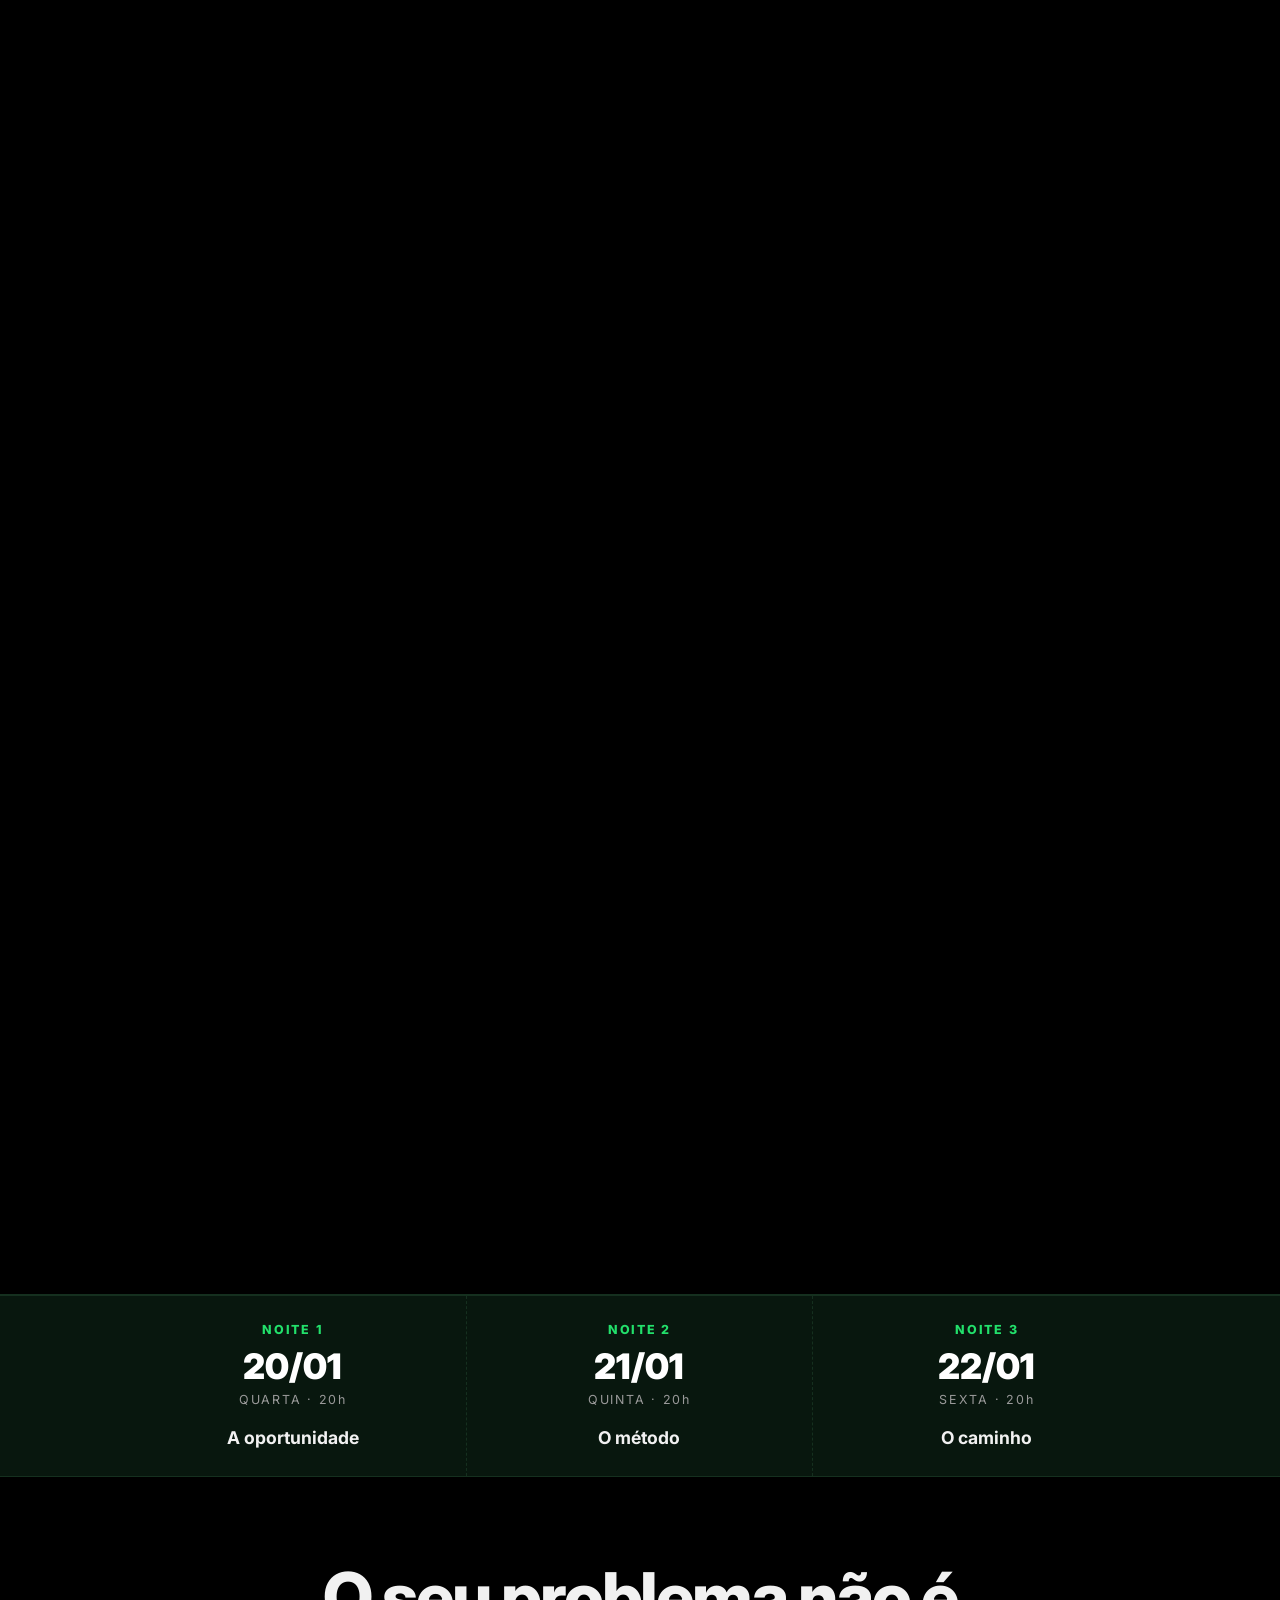
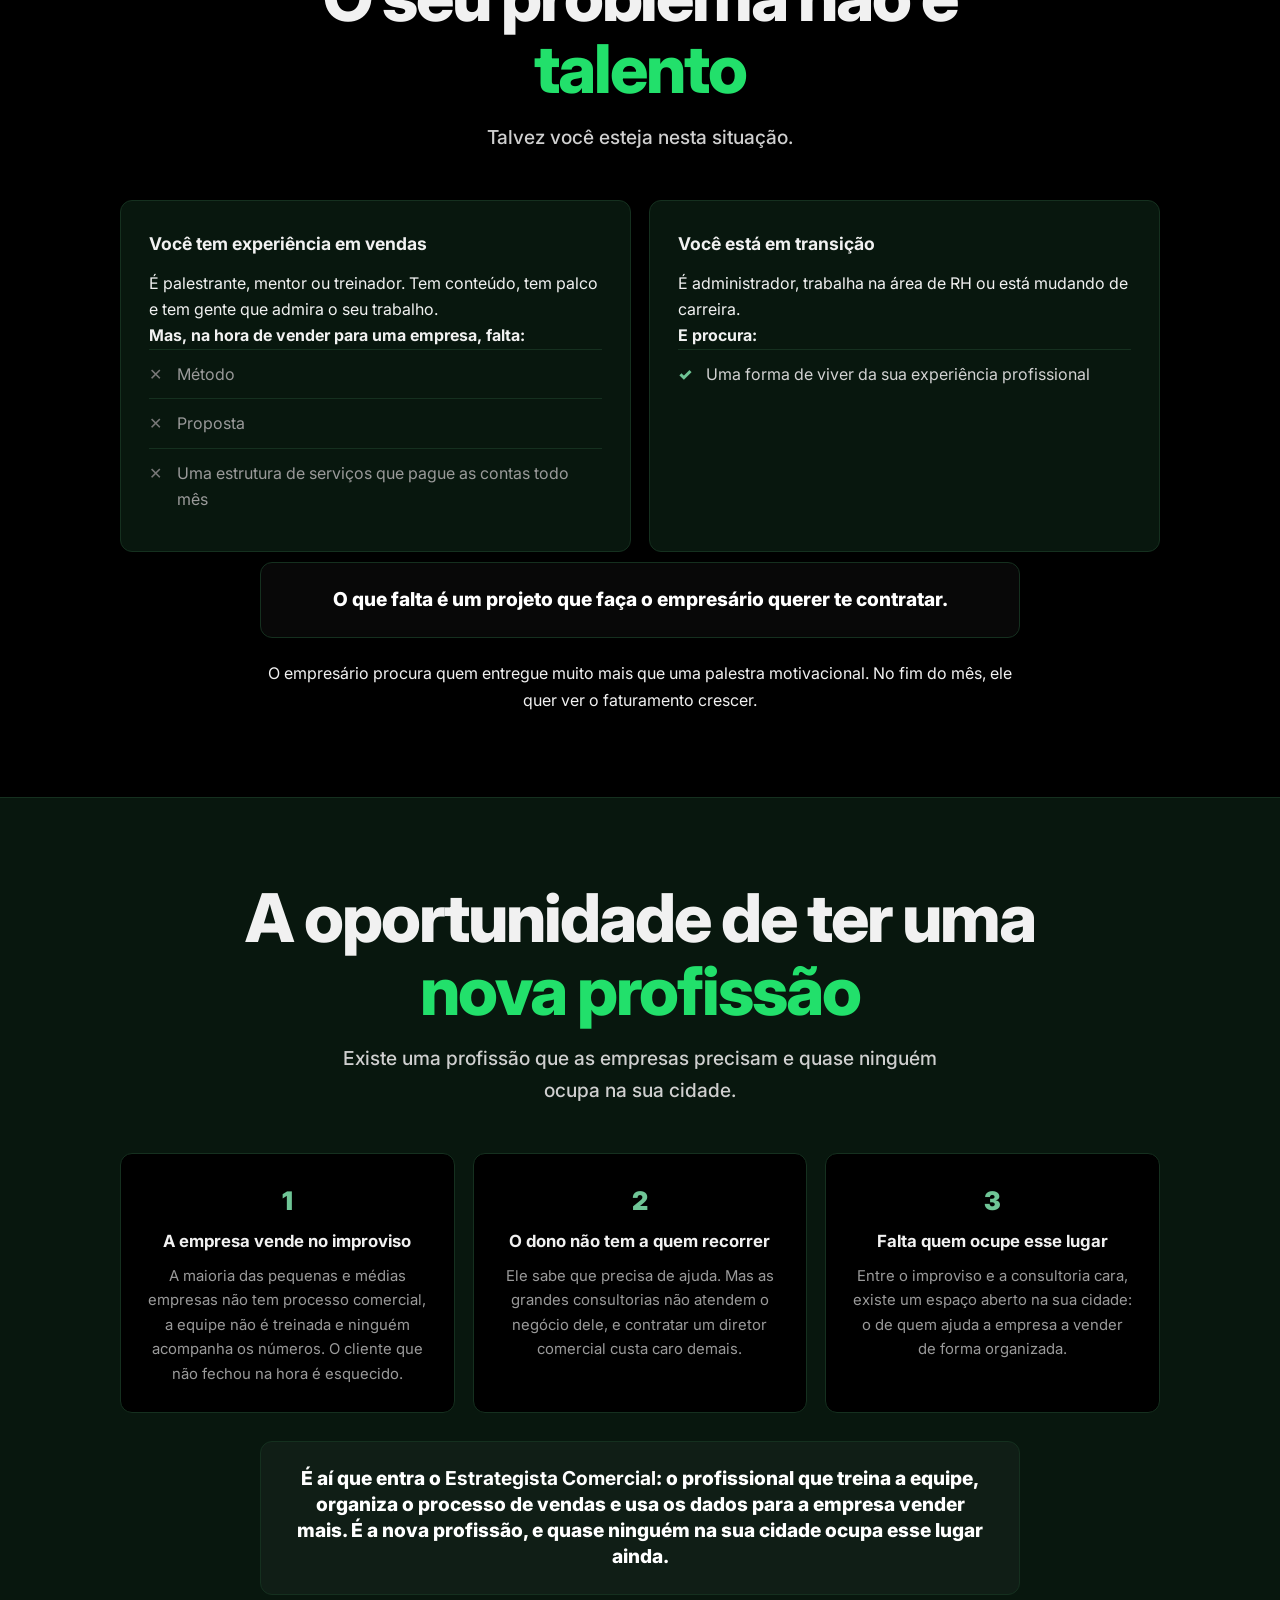
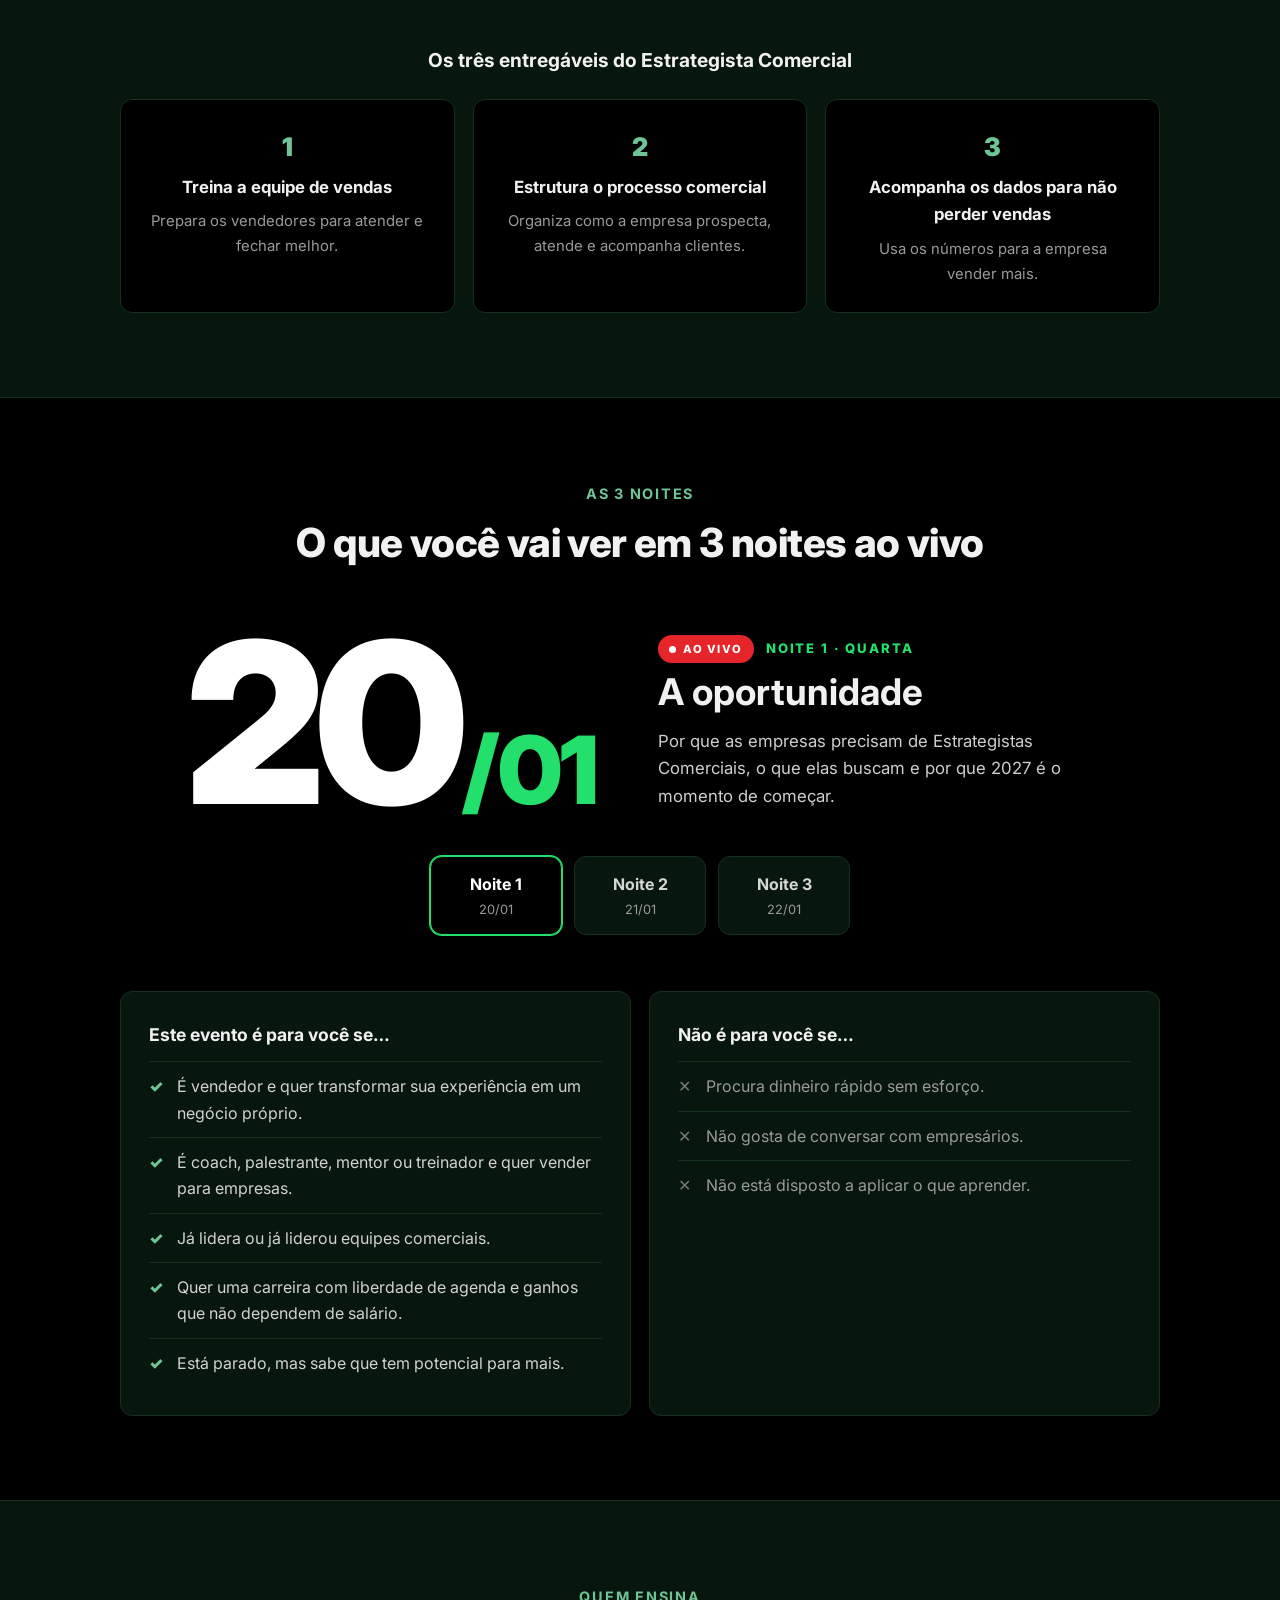
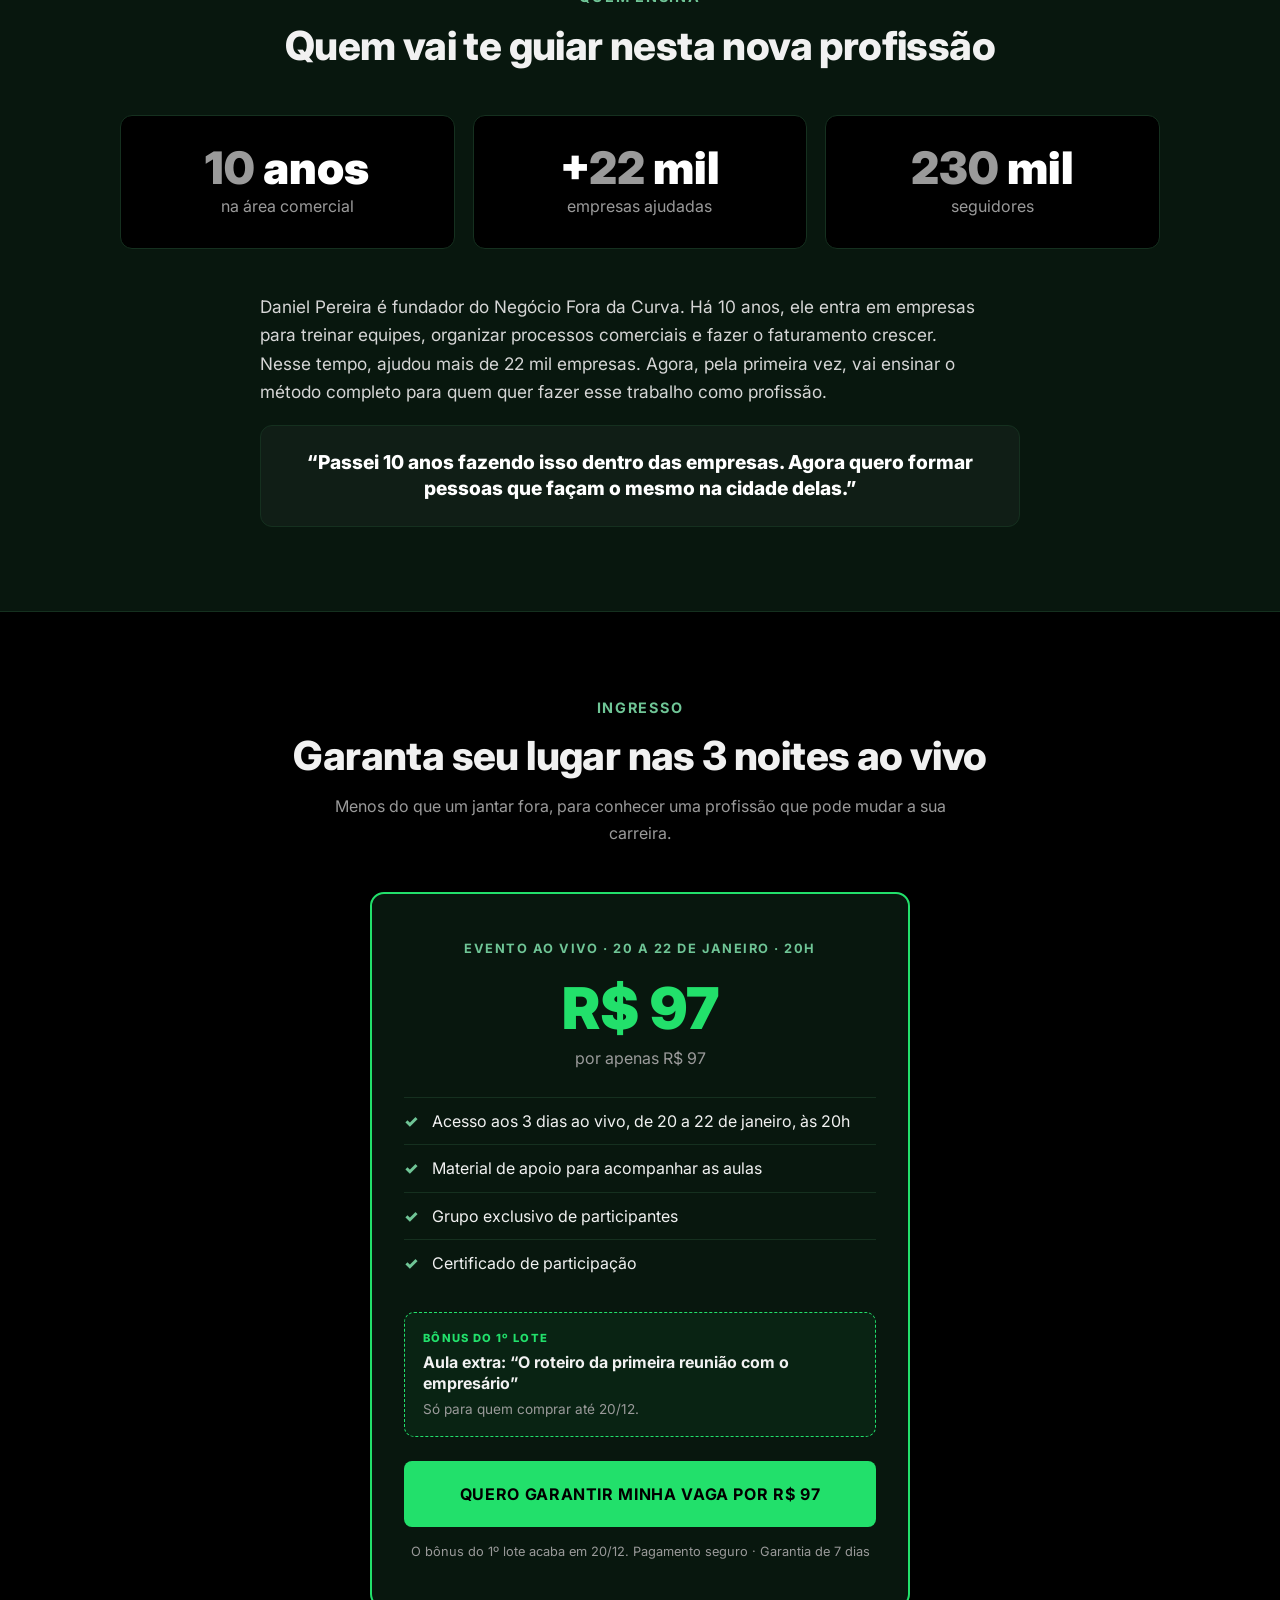
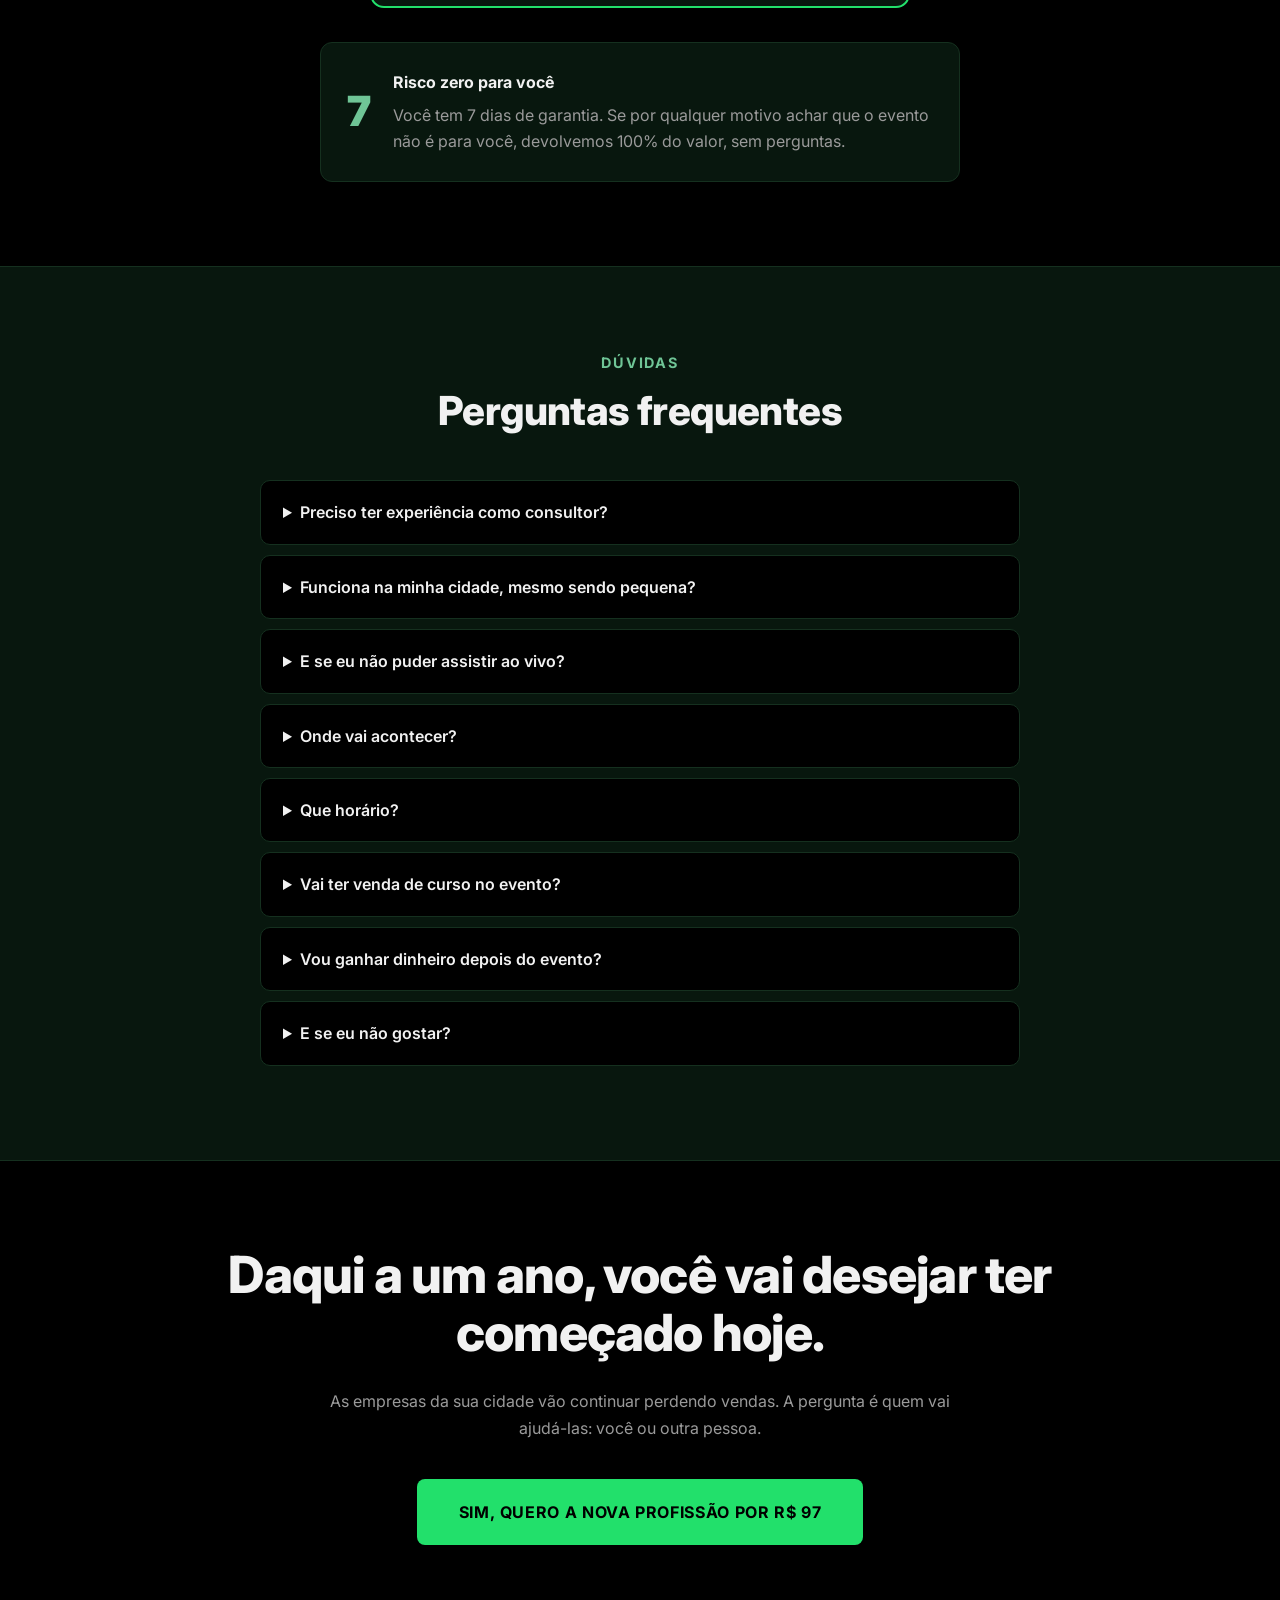
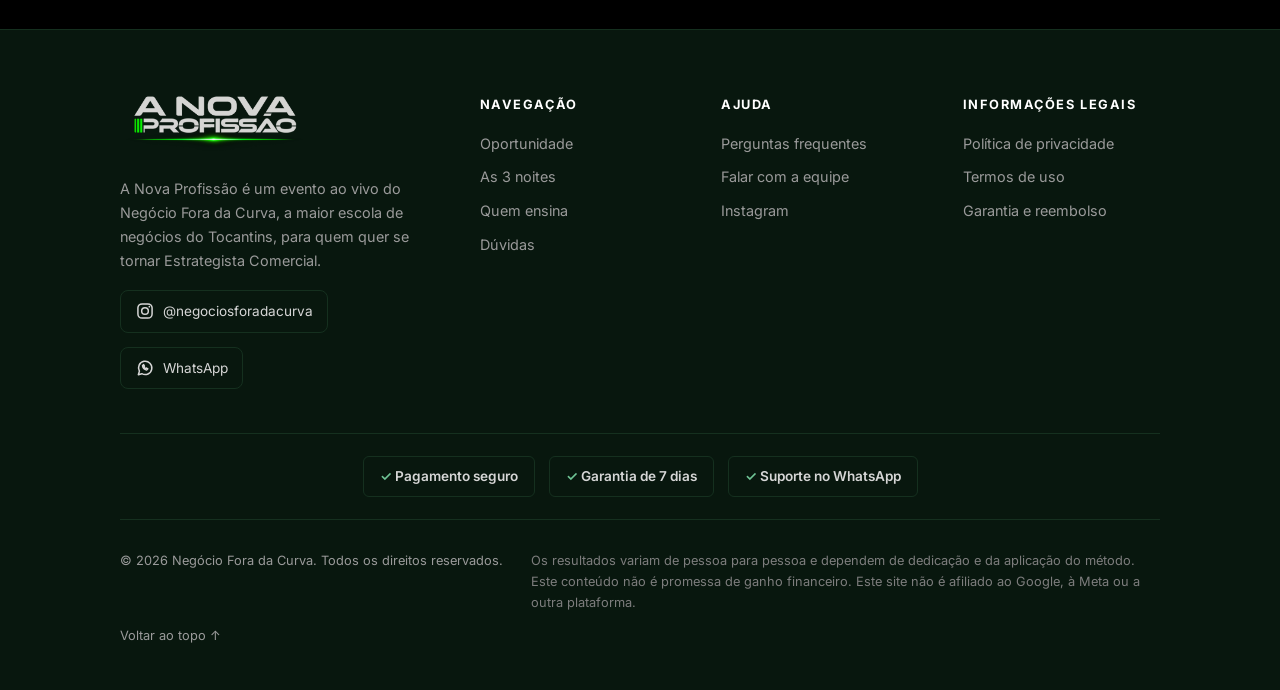
<file: site-97-verde/index.html>
<!doctype html>
<html lang="pt-BR"><head>
<meta charset="utf-8"><meta name="viewport" content="width=device-width,initial-scale=1">
<title>A Nova Profissão: evento ao vivo de 20 a 22 de janeiro</title><meta name="description" content="Em 3 noites ao vivo, Daniel Pereira mostra o passo a passo para você se tornar um Estrategista Comercial e chegar ao seu primeiro contrato.">
<link rel="preconnect" href="https://fonts.googleapis.com"><link rel="preconnect" href="https://fonts.gstatic.com" crossorigin>
<link href="https://fonts.googleapis.com/css2?family=Inter:wght@400;600;700;800;900&display=swap" rel="stylesheet">
<link rel="stylesheet" href="style.css"><link rel="icon" href="icon.svg">
<style>:root{--accent:#22e06b;--sec:#08170e;--sec2:#15301f;--tint:#6fc596}</style>
</head><body class="ev">

<div class="aviso"><div class="wrap"><span>Ao vivo de 20 a 22 de janeiro, às 20h · faltam <b id="dias">--</b> dias</span></div></div><script>(function(){var el=document.getElementById('dias');if(!el)return;var a=new Date('2027-01-20T20:00:00-03:00');var n=Math.ceil((a-new Date())/864e5);el.textContent=n>0?n:0;if(n<=0){el.parentNode.innerHTML='Evento ao vivo acontecendo agora';}})();</script>
<nav id="topo"><div class="wrap"><a class="logo" href="#"><img src="logo.png" alt="A Nova Profissão" height="52"></a><div class="links" id="links"><a href="#oportunidade">Oportunidade</a><a href="#dias">As 3 noites</a><a href="#mentor">Quem ensina</a><a href="#faq">Dúvidas</a><a class="zapl" href="https://wa.me/5500000000000" target="_blank" rel="noopener">Falar no WhatsApp</a><a class="zap" href="https://wa.me/5500000000000" target="_blank" rel="noopener" title="Falar no WhatsApp" aria-label="Falar no WhatsApp"><svg viewBox="0 0 24 24" width="20" height="20" fill="none" stroke="currentColor" stroke-width="1.8" stroke-linecap="round" stroke-linejoin="round" aria-hidden="true"><path d="M4 20l1.3-4.1A8 8 0 1 1 8.2 18.8L4 20z"/><path d="M9 9.2c.3 2.4 2.5 4.6 5 5.2l1.4-1.4-1.9-1-.9.7c-.8-.4-1.6-1.2-2-2l.7-.9-1-1.9L9 9.2z"/></svg></a><a class="btn sm" href="inscricao.html">Garantir minha vaga</a></div><button class="burger" onclick="document.getElementById('links').classList.toggle('open')" aria-label="Menu">☰</button></div></nav>

<div class="cena" id="cena"><div class="cena-sticky">
<canvas id="gl" aria-hidden="true"></canvas>
<div class="cena-vig"></div>
<div class="ov ov0" id="ov0"><div class="wrap"><span class="strip">Evento ao vivo e online · 3 noites</span></div></div>
<div class="ov ov1" id="ov1"><div class="wrap"><div class="sidelogo"><img src="logo.png" alt="A Nova Profissão"></div><div class="hl">
<span class="strip estatico">Evento ao vivo e online · 3 noites</span>
<h1>Seja o <em>Estrategista Comercial</em> que as empresas da sua cidade procuram: uma nova profissão, com autonomia.</h1>
<p class="sub">Em 3 noites ao vivo, Daniel Pereira, que em 10 anos já ajudou mais de 22 mil empresas, mostra o passo a passo para você se tornar um Estrategista Comercial, vender seu serviço para empresas e chegar ao seu primeiro contrato.</p>
<p class="cta-c"><a class="btn lg" href="inscricao.html">Quero garantir minha vaga</a></p>
<div class="trust"><span>Pagamento seguro</span><span>Garantia de 7 dias</span></div>
</div></div></div>
<div class="ov ov2" id="ov2"><div class="wrap"><span class="live-pill big">Ao vivo</span>
<div class="giant">20/01 · 21/01 · 22/01</div><p class="gsub">3 noites online · sempre às 20h (horário de Brasília)</p>
</div></div>
<div class="hint" id="hint"><span>Role para entrar</span><i></i></div>
</div></div>

<div class="ticket"><div class="wrap"><div class="tks"><div class="tk"><div class="dt"><i class="live-pill">Ao vivo</i><em class="nn">Noite 1</em><b>20/01</b><span>QUARTA · 20h</span></div><h3>A oportunidade</h3></div><div class="tk"><div class="dt"><i class="live-pill">Ao vivo</i><em class="nn">Noite 2</em><b>21/01</b><span>QUINTA · 20h</span></div><h3>O método</h3></div><div class="tk"><div class="dt"><i class="live-pill">Ao vivo</i><em class="nn">Noite 3</em><b>22/01</b><span>SEXTA · 20h</span></div><h3>O caminho</h3></div></div></div></div>

<section id="situacao"><div class="wrap">
<div class="hd hd-big"><h2>O seu problema não é <em>talento</em></h2><p class="lead">Talvez você esteja nesta situação.</p></div>
<div class="split">
<div class="box"><h3>Você tem experiência em vendas</h3><p>É palestrante, mentor ou treinador. Tem conteúdo, tem palco e tem gente que admira o seu trabalho.</p><p><b>Mas, na hora de vender para uma empresa, falta:</b></p><ul class="lst no"><li>Método</li><li>Proposta</li><li>Uma estrutura de serviços que pague as contas todo mês</li></ul></div>
<div class="box"><h3>Você está em transição</h3><p>É administrador, trabalha na área de RH ou está mudando de carreira.</p><p><b>E procura:</b></p><ul class="lst yes"><li>Uma forma de viver da sua experiência profissional</li></ul></div>
</div>
<p class="callout col">O que falta é um projeto que faça o empresário querer te contratar.</p>
<p class="col prose" style="margin-top:22px;text-align:center">O empresário procura quem entregue muito mais que uma palestra motivacional. No fim do mês, ele quer ver o faturamento crescer.</p>
</div></section>

<section id="oportunidade"><div class="wrap">
<div class="hd hd-big"><h2>A oportunidade de ter uma <em>nova profissão</em></h2><p class="lead">Existe uma profissão que as empresas precisam e quase ninguém ocupa na sua cidade.</p></div>
<div class="grid3"><div class="card"><div class="n">1</div><h3>A empresa vende no improviso</h3><p>A maioria das pequenas e médias empresas não tem processo comercial, a equipe não é treinada e ninguém acompanha os números. O cliente que não fechou na hora é esquecido.</p></div><div class="card"><div class="n">2</div><h3>O dono não tem a quem recorrer</h3><p>Ele sabe que precisa de ajuda. Mas as grandes consultorias não atendem o negócio dele, e contratar um diretor comercial custa caro demais.</p></div><div class="card"><div class="n">3</div><h3>Falta quem ocupe esse lugar</h3><p>Entre o improviso e a consultoria cara, existe um espaço aberto na sua cidade: o de quem ajuda a empresa a vender de forma organizada.</p></div></div>
<p class="callout col" style="margin-top:28px">É aí que entra o <b>Estrategista Comercial</b>: o profissional que treina a equipe, organiza o processo de vendas e usa os dados para a empresa vender mais. É a nova profissão, e quase ninguém na sua cidade ocupa esse lugar ainda.</p>
<h3 class="h3c">Os três entregáveis do Estrategista Comercial</h3>
<div class="grid3"><div class="card"><div class="n">1</div><h3>Treina a equipe de vendas</h3><p>Prepara os vendedores para atender e fechar melhor.</p></div><div class="card"><div class="n">2</div><h3>Estrutura o processo comercial</h3><p>Organiza como a empresa prospecta, atende e acompanha clientes.</p></div><div class="card"><div class="n">3</div><h3>Acompanha os dados para não perder vendas</h3><p>Usa os números para a empresa vender mais.</p></div></div>
</div></section>

<section id="dias"><div class="wrap">
<div class="hd"><span class="label">As 3 noites</span><h2>O que você vai ver em 3 noites ao vivo</h2></div>
<div class="dscene" id="dscene"><div class="dbig" id="dbig">20<em>/01</em></div><div class="dtxt"><small id="dsmall"><i class="live-pill">Ao vivo</i> Noite 1 · Quarta</small><h3 id="dtitle">A oportunidade</h3><p id="dtext">Por que as empresas precisam de Estrategistas Comerciais, o que elas buscam e por que 2027 é o momento de começar.</p></div></div><div class="dchips"><button type="button" class="on" data-n="20" data-w="Noite 1 · Quarta" data-t="A oportunidade" data-x="Por que as empresas precisam de Estrategistas Comerciais, o que elas buscam e por que 2027 é o momento de começar." aria-pressed="true"><b>Noite 1</b><span>20/01</span></button><button type="button" class="" data-n="21" data-w="Noite 2 · Quinta" data-t="O método" data-x="Os três entregáveis do Estrategista Comercial (treinar a equipe, estruturar o processo e usar os dados), mostrados em um caso real." aria-pressed="false"><b>Noite 2</b><span>21/01</span></button><button type="button" class="" data-n="22" data-w="Noite 3 · Sexta" data-t="O caminho" data-x="Como sair do zero e chegar ao primeiro contrato: onde encontrar, como abordar e como fechar a primeira empresa da sua cidade. Nesta noite, Daniel também apresenta a formação online O Estrategista Comercial, para quem quiser continuar com acompanhamento." aria-pressed="false"><b>Noite 3</b><span>22/01</span></button></div>
<div class="split" style="margin-top:56px">
<div class="box"><h3>Este evento é para você se…</h3><ul class="lst yes"><li>É vendedor e quer transformar sua experiência em um negócio próprio.</li><li>É coach, palestrante, mentor ou treinador e quer vender para empresas.</li><li>Já lidera ou já liderou equipes comerciais.</li><li>Quer uma carreira com liberdade de agenda e ganhos que não dependem de salário.</li><li>Está parado, mas sabe que tem potencial para mais.</li></ul></div>
<div class="box"><h3>Não é para você se…</h3><ul class="lst no"><li>Procura dinheiro rápido sem esforço.</li><li>Não gosta de conversar com empresários.</li><li>Não está disposto a aplicar o que aprender.</li></ul></div>
</div></div></section>

<section id="mentor"><div class="wrap">
<div class="hd"><span class="label">Quem ensina</span><h2>Quem vai te guiar nesta nova profissão</h2></div>
<div class="grid3 stt"><div class="st"><strong><span data-to="10">10</span> anos</strong><span>na área comercial</span></div><div class="st"><strong>+<span data-to="22">22</span> mil</strong><span>empresas ajudadas</span></div><div class="st"><strong><span data-to="230">230</span> mil</strong><span>seguidores</span></div></div>
<div class="col prose" style="margin-top:44px"><p>Daniel Pereira é fundador do Negócio Fora da Curva. Há 10 anos, ele entra em empresas para treinar equipes, organizar processos comerciais e fazer o faturamento crescer. Nesse tempo, ajudou mais de 22 mil empresas. Agora, pela primeira vez, vai ensinar o método completo para quem quer fazer esse trabalho como profissão.</p></div>
<p class="callout col">“Passei 10 anos fazendo isso dentro das empresas. Agora quero formar pessoas que façam o mesmo na cidade delas.”</p>
<!-- PROVA SOCIAL ("O que dizem os empresarios que aplicaram o metodo"): inserir aqui apenas depoimentos reais e com autorizacao de uso de imagem assinada
     (video de empresario do varejo, empresario de servicos, prints de mensagens, fotos de palestras com plateia cheia). -->
</div></section>

<section id="oferta"><div class="wrap">
<div class="hd"><span class="label">Ingresso</span><h2>Garanta seu lugar nas 3 noites ao vivo</h2><p class="lead">Menos do que um jantar fora, para conhecer uma profissão que pode mudar a sua carreira.</p></div>
<div class="offer"><span class="tag">Evento ao vivo · 20 a 22 de janeiro · 20h</span>
<div class="price">R$ 97</div><div class="pn">por apenas R$ 97</div>
<ul><li>Acesso aos 3 dias ao vivo, de 20 a 22 de janeiro, às 20h</li><li>Material de apoio para acompanhar as aulas</li><li>Grupo exclusivo de participantes</li><li>Certificado de participação</li></ul>
<div class="bonus1"><small>Bônus do 1º lote</small><b>Aula extra: “O roteiro da primeira reunião com o empresário”</b><span>Só para quem comprar até 20/12.</span></div>
<a class="btn lg" href="inscricao.html">Quero garantir minha vaga por R$ 97</a><div class="s">O bônus do 1º lote acaba em 20/12. Pagamento seguro · Garantia de 7 dias</div></div>
<div class="guar" style="margin-top:34px"><b>7</b><div><strong>Risco zero para você</strong><p style="color:var(--muted);margin-top:6px">Você tem 7 dias de garantia. Se por qualquer motivo achar que o evento não é para você, devolvemos 100% do valor, sem perguntas.</p></div></div>
</div></section>

<section id="faq"><div class="wrap"><div class="hd"><span class="label">Dúvidas</span><h2>Perguntas frequentes</h2></div><div class="faq col"><details><summary>Preciso ter experiência como consultor?</summary><p>Não. O evento começa do zero e mostra o caminho completo, da primeira conversa ao primeiro contrato.</p></details><details><summary>Funciona na minha cidade, mesmo sendo pequena?</summary><p>Sim. Toda cidade tem empresas que precisam vender mais, e em cidades menores há menos concorrência de consultores.</p></details><details><summary>E se eu não puder assistir ao vivo?</summary><p>Você pode adicionar as gravações dos 3 dias na hora da compra. O replay da última noite fica disponível para todos os participantes até 28/01.</p></details><details><summary>Onde vai acontecer?</summary><p>Online, em uma área exclusiva para participantes. O acesso chega por e-mail e WhatsApp logo após a compra.</p></details><details><summary>Que horário?</summary><p>De 20 a 22 de janeiro, às 20h, horário de Brasília. Cada noite tem cerca de 2 horas.</p></details><details><summary>Vai ter venda de curso no evento?</summary><p>Sim. Nas noites 1 e 2 o foco é o conteúdo. Na noite 3, Daniel apresenta a formação online O Estrategista Comercial, para quem quiser continuar. A compra é opcional, e o conteúdo do evento vale por si.</p></details><details><summary>Vou ganhar dinheiro depois do evento?</summary><p>O evento mostra o método e o caminho para fechar seus primeiros contratos. O resultado depende da sua dedicação e da aplicação do que você aprender.</p></details><details><summary>E se eu não gostar?</summary><p>Você tem 7 dias de garantia e recebe 100% do valor de volta.</p></details></div></div></section>

<section class="final"><div class="wrap"><h2>Daqui a um ano, você vai desejar ter começado hoje.</h2>
<p class="lead">As empresas da sua cidade vão continuar perdendo vendas. A pergunta é quem vai ajudá-las: você ou outra pessoa.</p>
<p class="cta-c"><a class="btn lg" href="inscricao.html">Sim, quero a nova profissão por R$ 97</a></p></div></section>

<footer class="rod"><div class="wrap">
<div class="rg">
<div class="rc rbrand"><div class="flogo"><img src="logo.png" alt="A Nova Profissão" height="52"></div><p>A Nova Profissão é um evento ao vivo do Negócio Fora da Curva, a maior escola de negócios do Tocantins, para quem quer se tornar Estrategista Comercial.</p>
<div class="soc"><a href="https://instagram.com/negociosforadacurva" target="_blank" rel="noopener" aria-label="Instagram"><svg viewBox="0 0 24 24" width="20" height="20" fill="none" stroke="currentColor" stroke-width="1.8" aria-hidden="true"><rect x="3.5" y="3.5" width="17" height="17" rx="5"/><circle cx="12" cy="12" r="4"/><circle cx="17.2" cy="6.8" r="1" fill="currentColor" stroke="none"/></svg><span>@negociosforadacurva</span></a>
<a href="https://wa.me/5500000000000" target="_blank" rel="noopener" aria-label="WhatsApp"><svg viewBox="0 0 24 24" width="20" height="20" fill="none" stroke="currentColor" stroke-width="1.8" stroke-linecap="round" stroke-linejoin="round" aria-hidden="true"><path d="M4 20l1.3-4.1A8 8 0 1 1 8.2 18.8L4 20z"/><path d="M9 9.2c.3 2.4 2.5 4.6 5 5.2l1.4-1.4-1.9-1-.9.7c-.8-.4-1.6-1.2-2-2l.7-.9-1-1.9L9 9.2z"/></svg><span>WhatsApp</span></a></div></div>
<div class="rc"><h5>Navegação</h5><ul><li><a href="#oportunidade">Oportunidade</a></li><li><a href="#dias">As 3 noites</a></li><li><a href="#mentor">Quem ensina</a></li><li><a href="#faq">Dúvidas</a></li></ul></div>
<div class="rc"><h5>Ajuda</h5><ul><li><a href="#faq">Perguntas frequentes</a></li>
<li><a href="https://wa.me/5500000000000" target="_blank" rel="noopener">Falar com a equipe</a></li>
<li><a href="https://instagram.com/negociosforadacurva" target="_blank" rel="noopener">Instagram</a></li></ul></div>
<div class="rc"><h5>Informações legais</h5><ul><li><a href="#">Política de privacidade</a></li><li><a href="#">Termos de uso</a></li><li><a href="#">Garantia e reembolso</a></li></ul></div>
</div>
<div class="selos"><span>Pagamento seguro</span><span>Garantia de 7 dias</span><span>Suporte no WhatsApp</span></div>
<div class="rbot"><p>© 2026 Negócio Fora da Curva. Todos os direitos reservados.</p>
<p class="rdisc">Os resultados variam de pessoa para pessoa e dependem de dedicação e da aplicação do método. Este conteúdo não é promessa de ganho financeiro. Este site não é afiliado ao Google, à Meta ou a outra plataforma.</p>
<a class="up" href="#topo">Voltar ao topo ↑</a></div>
</div></footer>
<div class="fix"><b>R$ 97</b><a class="btn sm" href="inscricao.html">Garantir vaga</a></div>
<script src="three.min.js" defer></script>
<script src="cena3d.js" defer></script>
<script src="interativo.js" defer></script>
<script>document.querySelectorAll('#links a').forEach(function(a){a.addEventListener('click',function(){document.getElementById('links').classList.remove('open')})});</script>
</body></html>
</file>
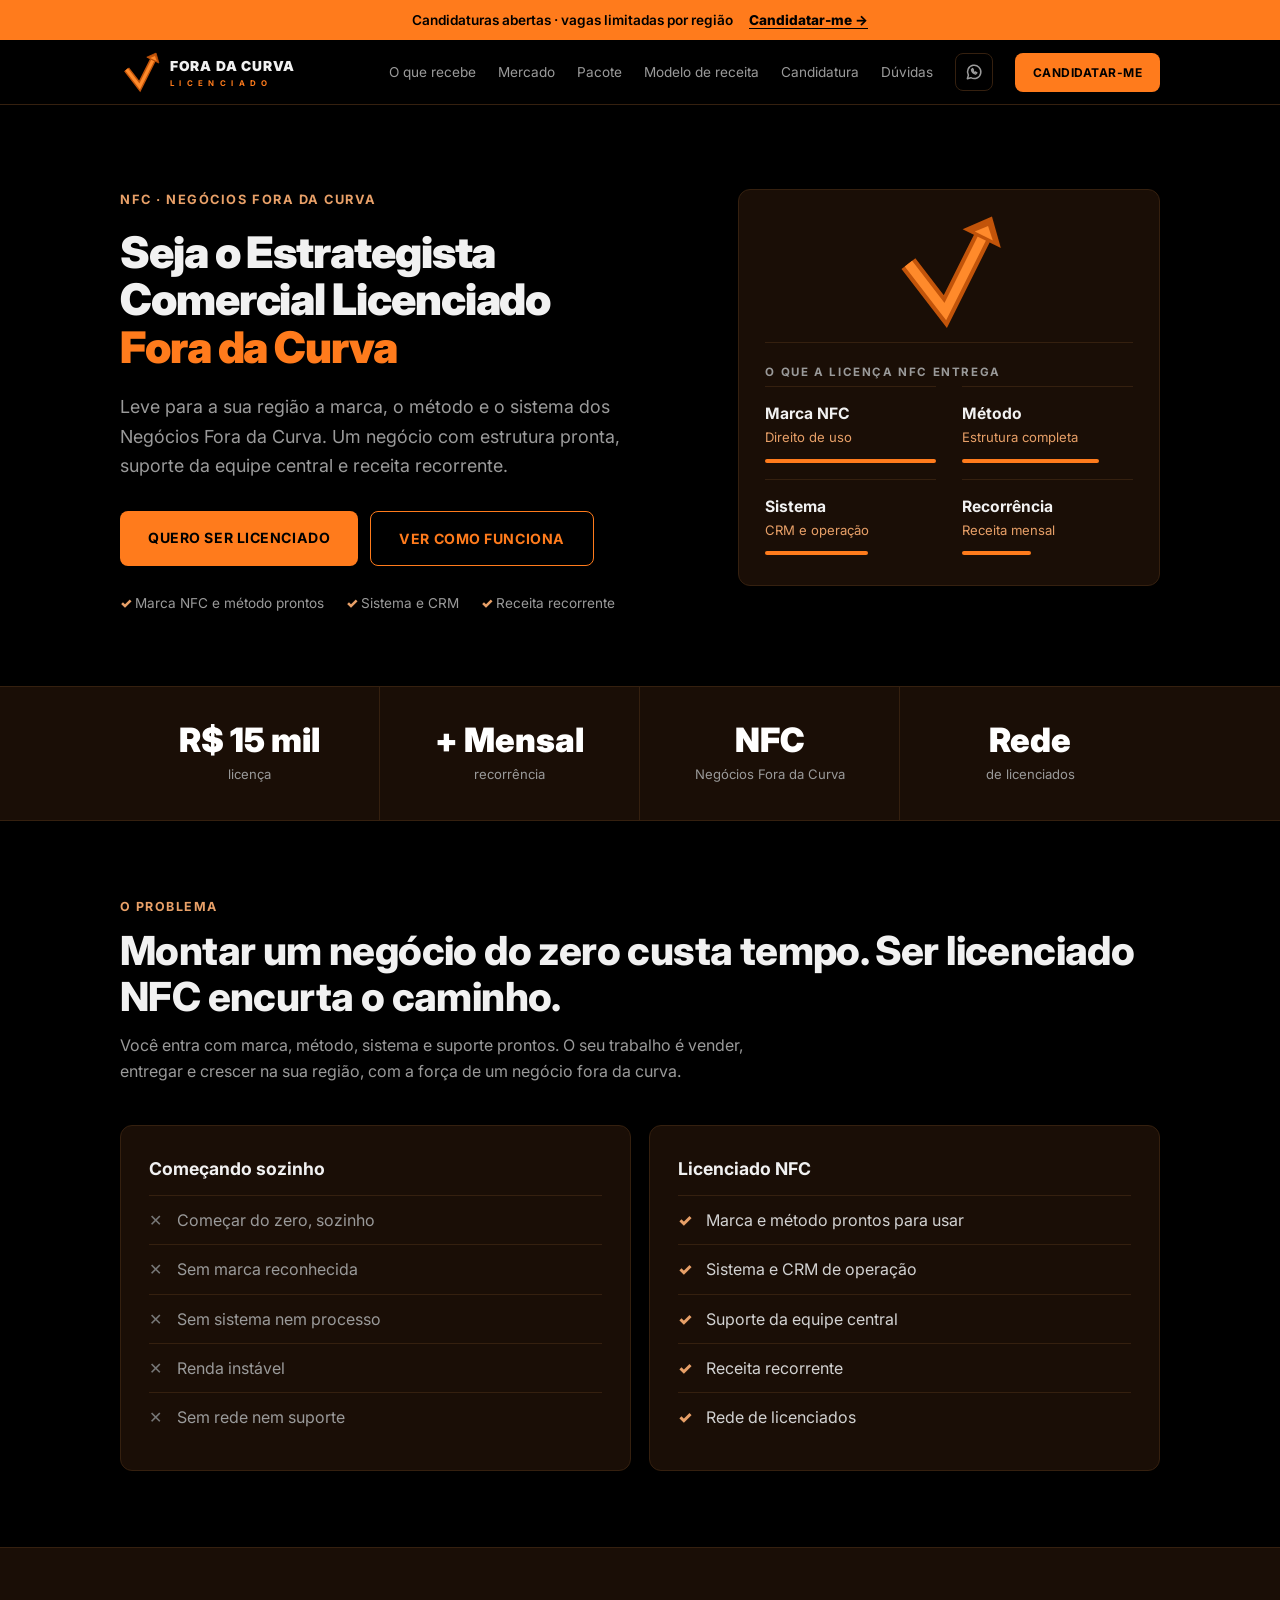
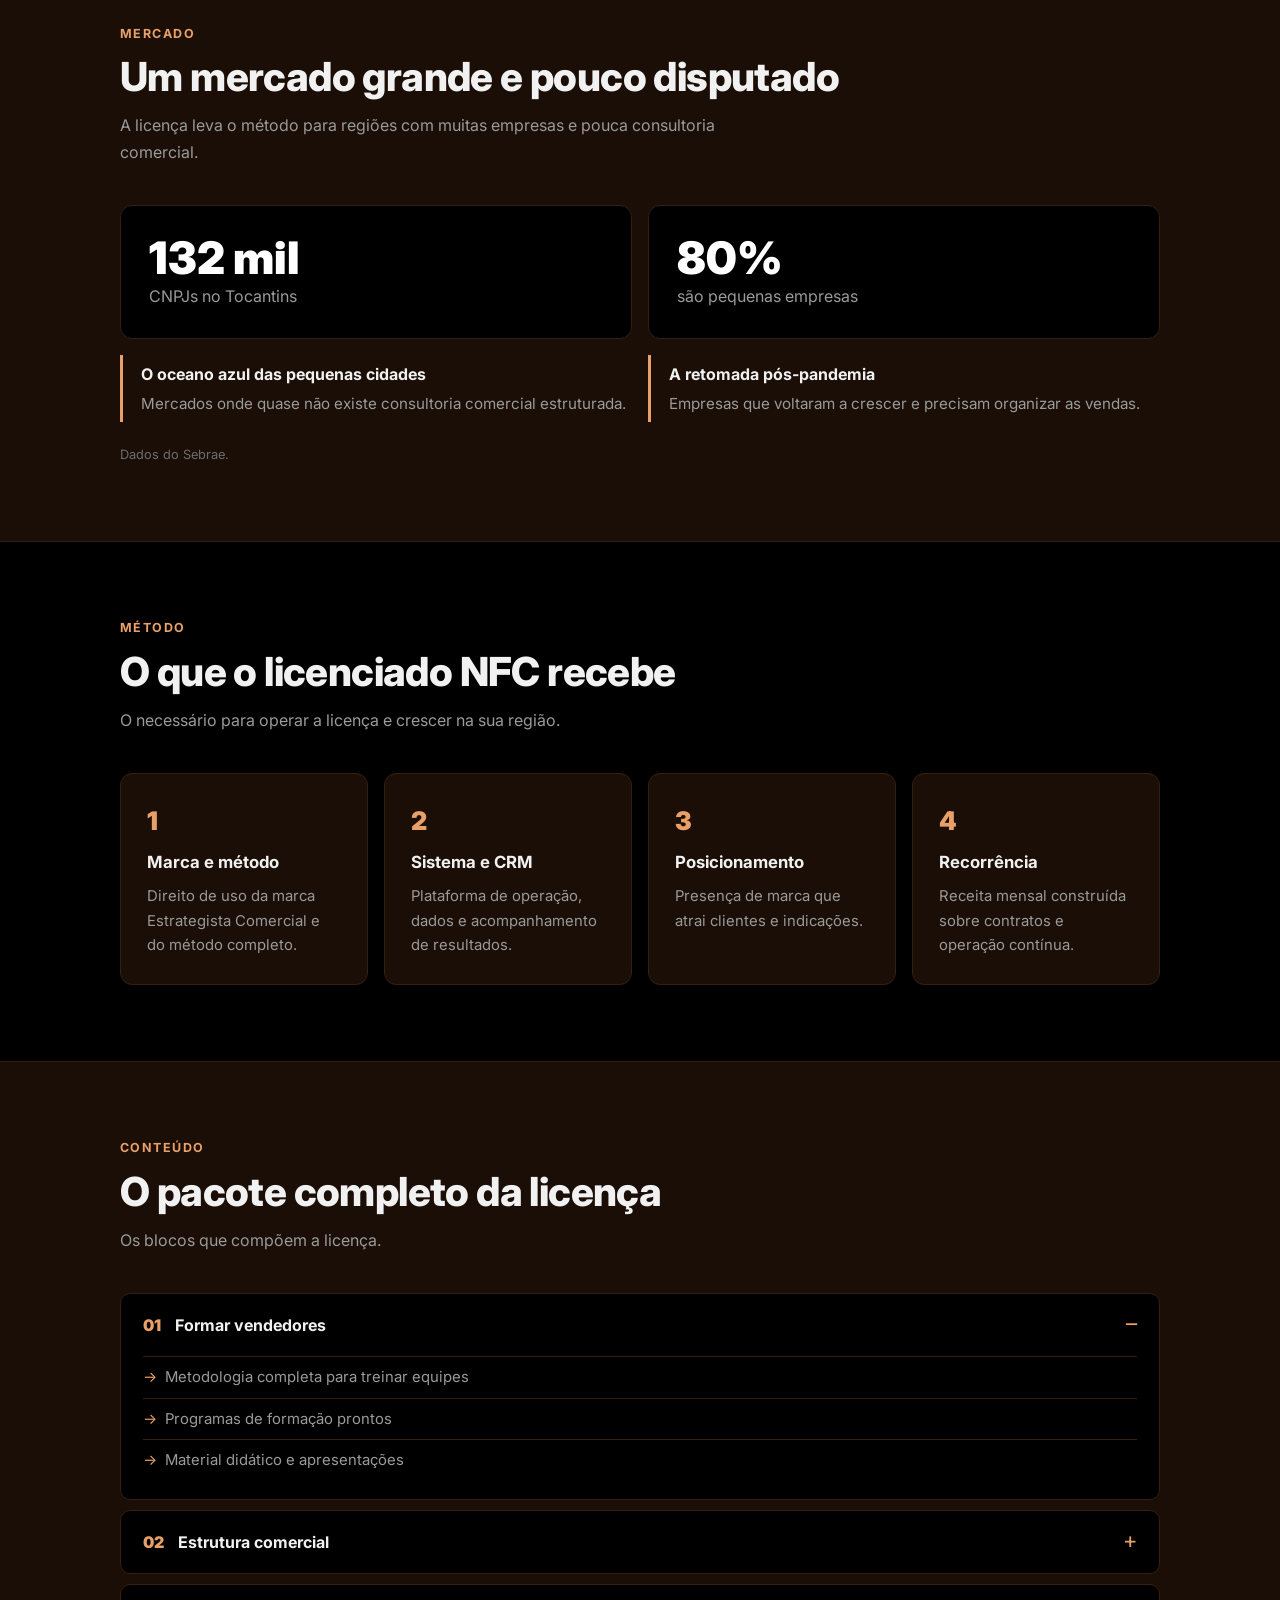
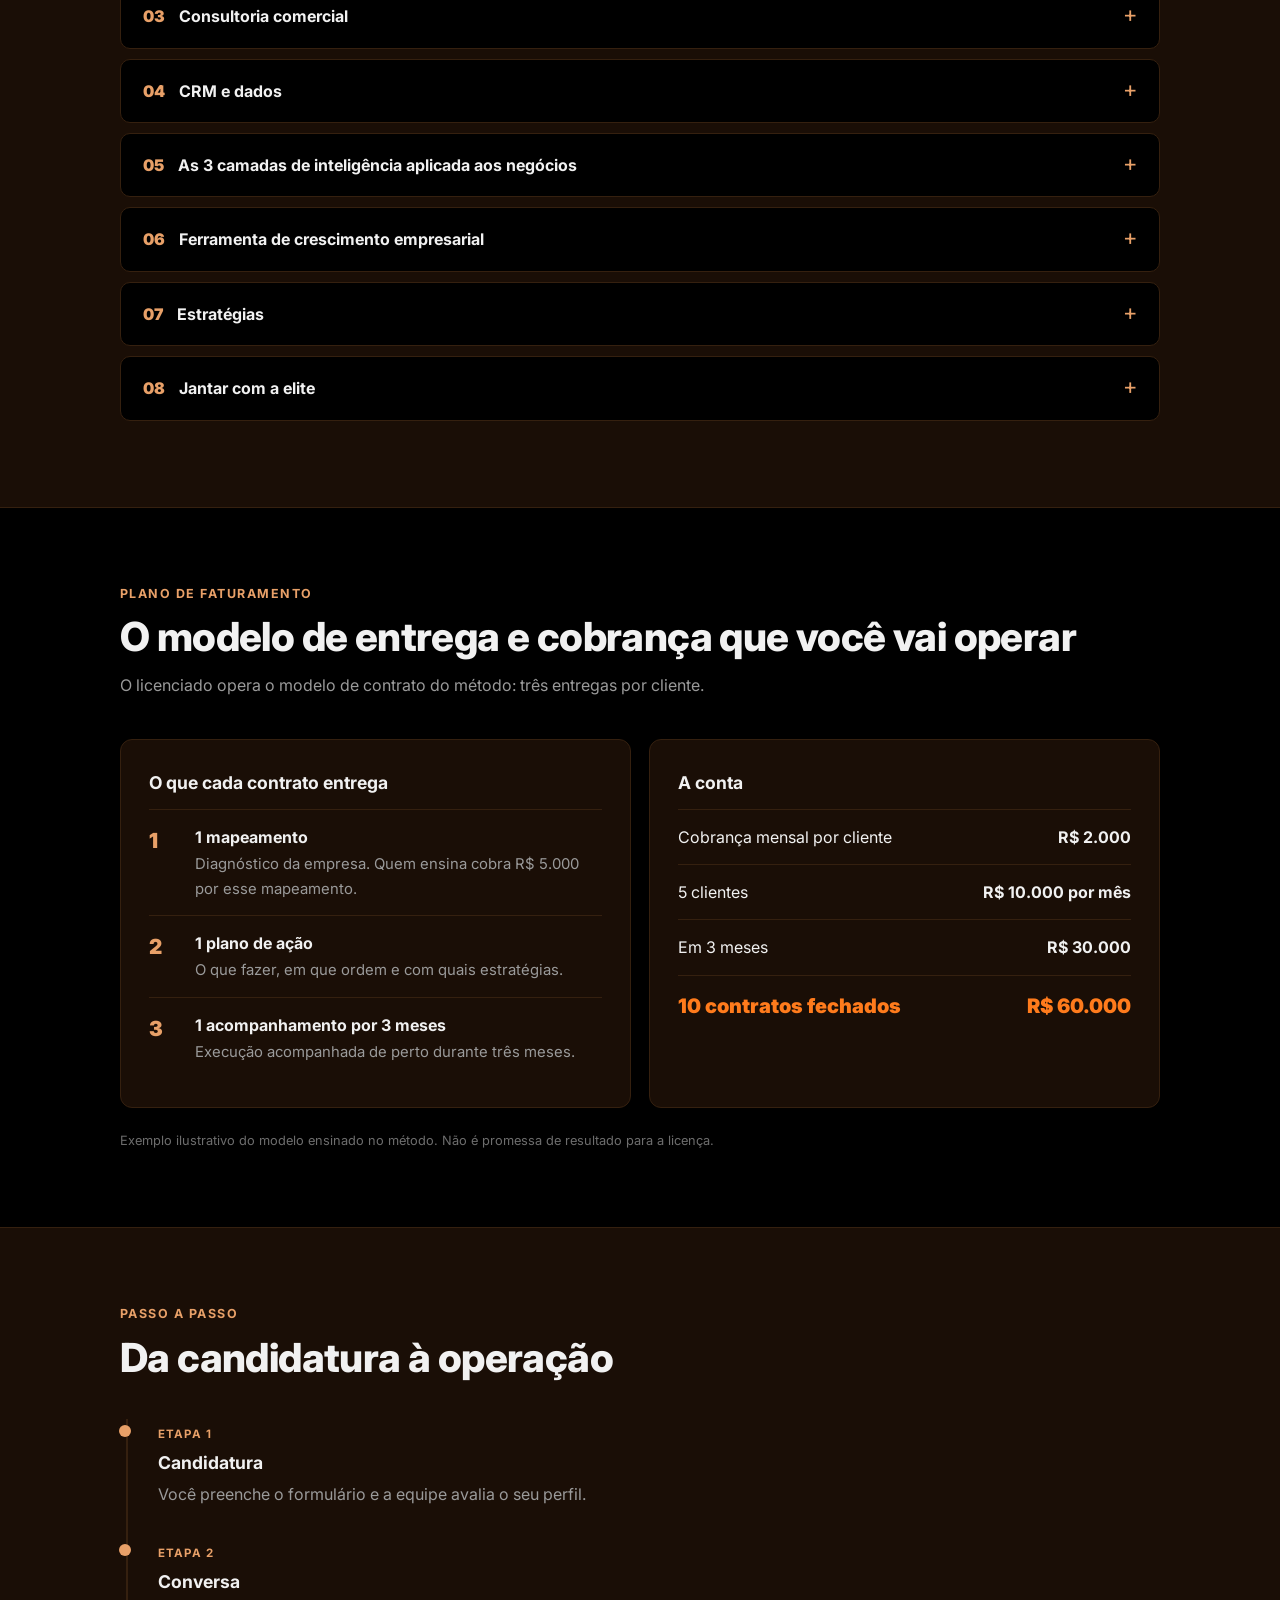
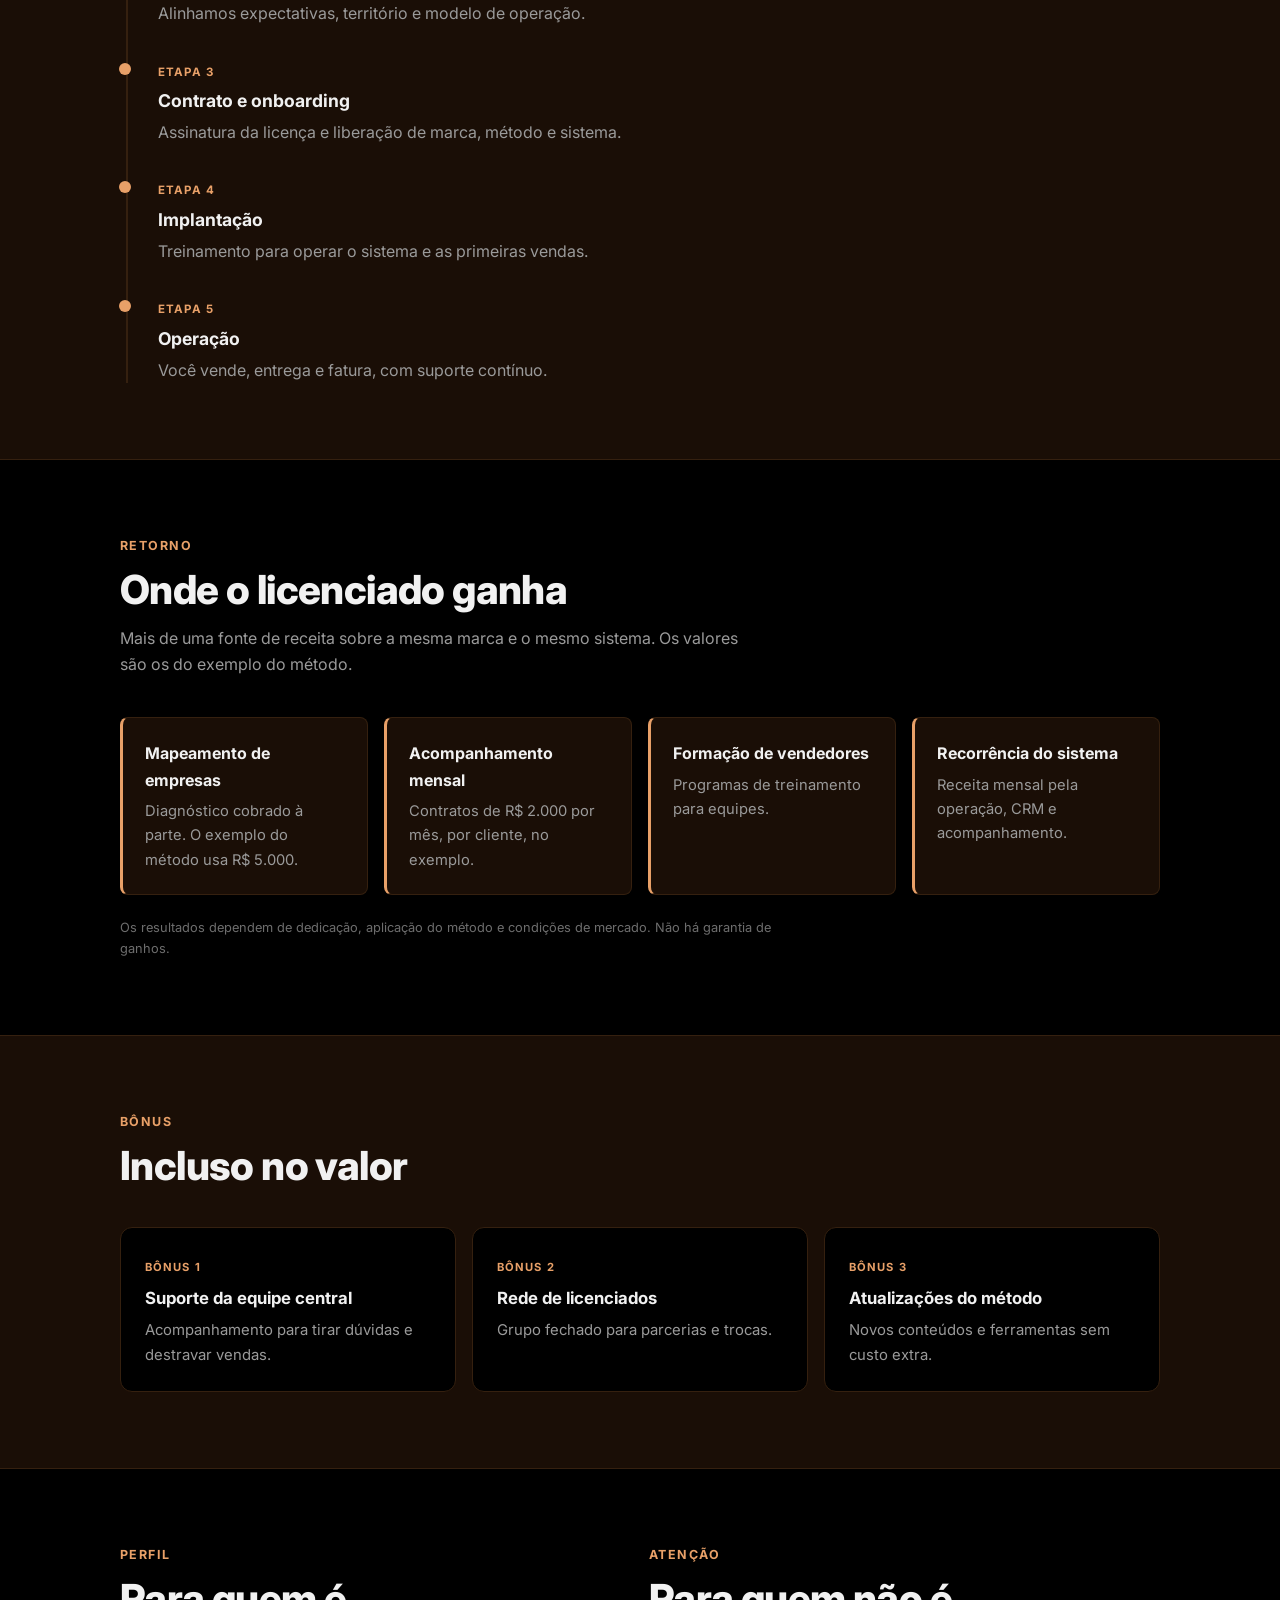
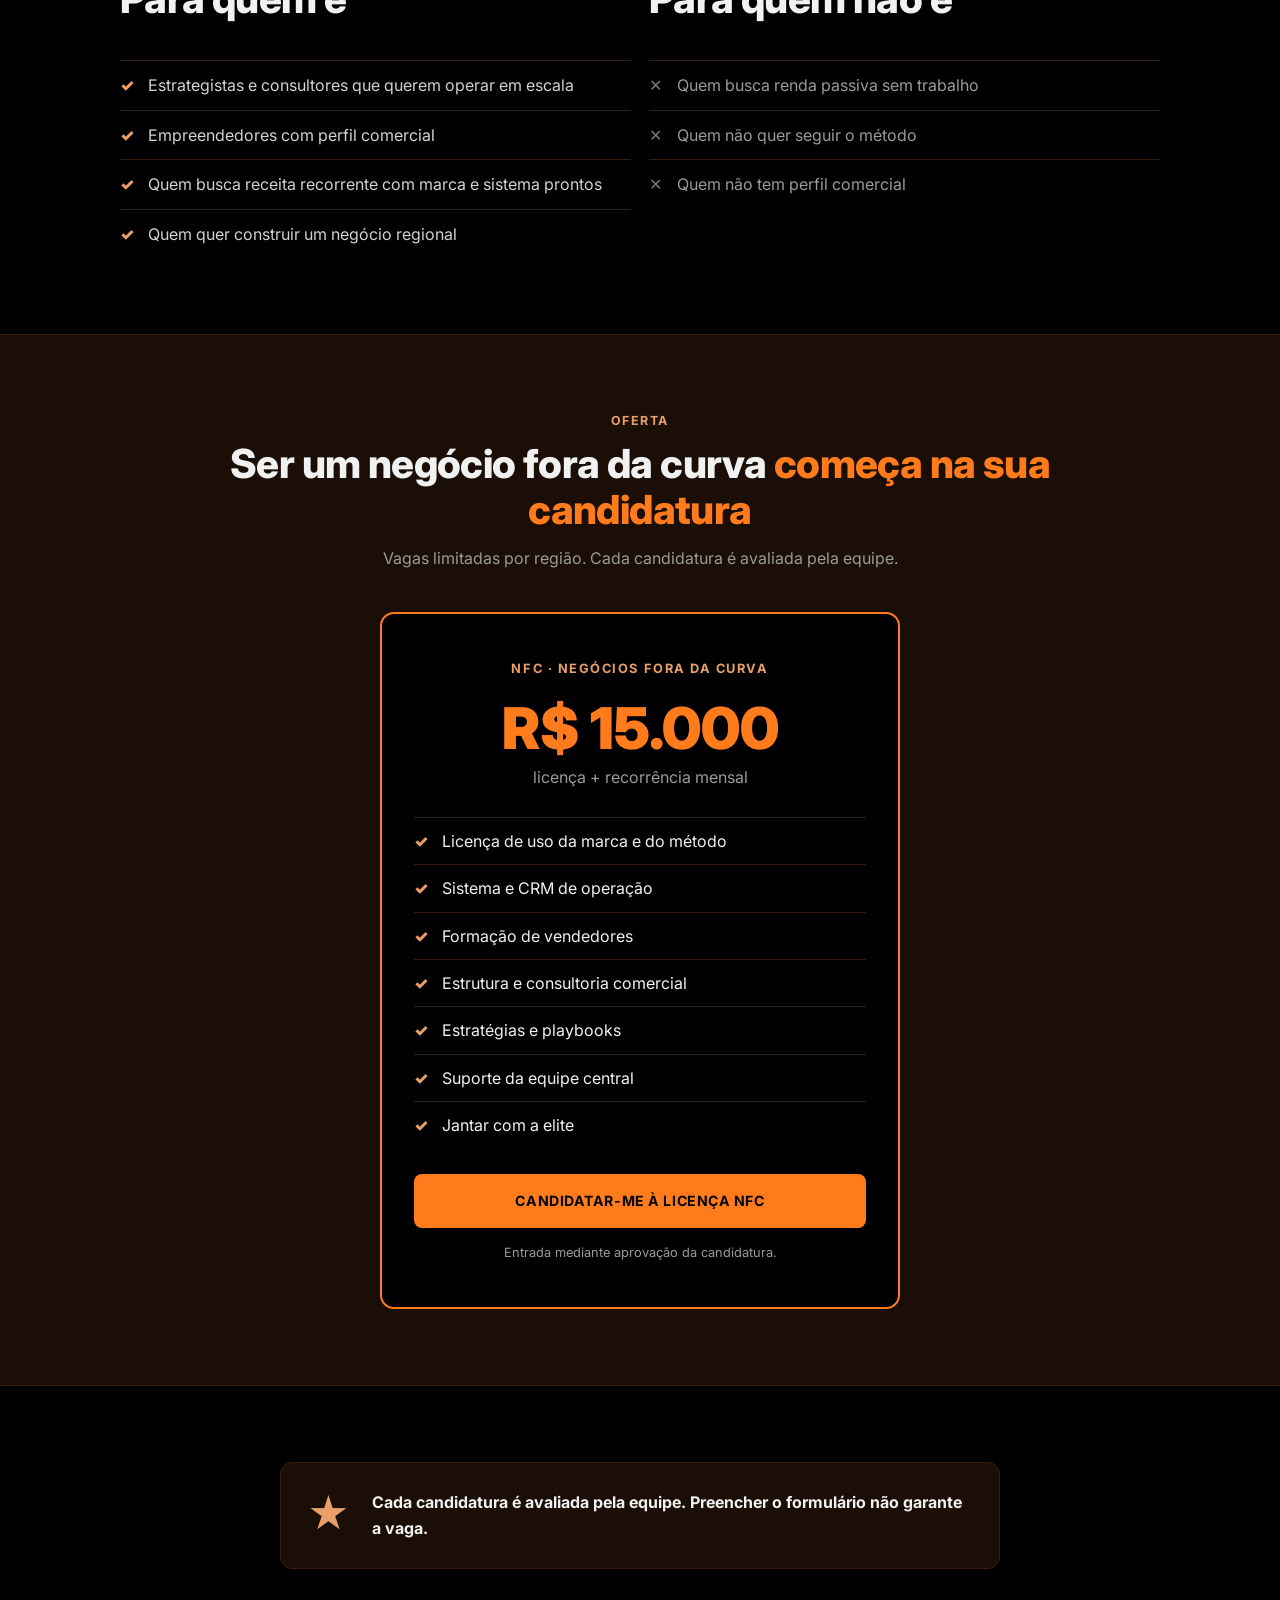
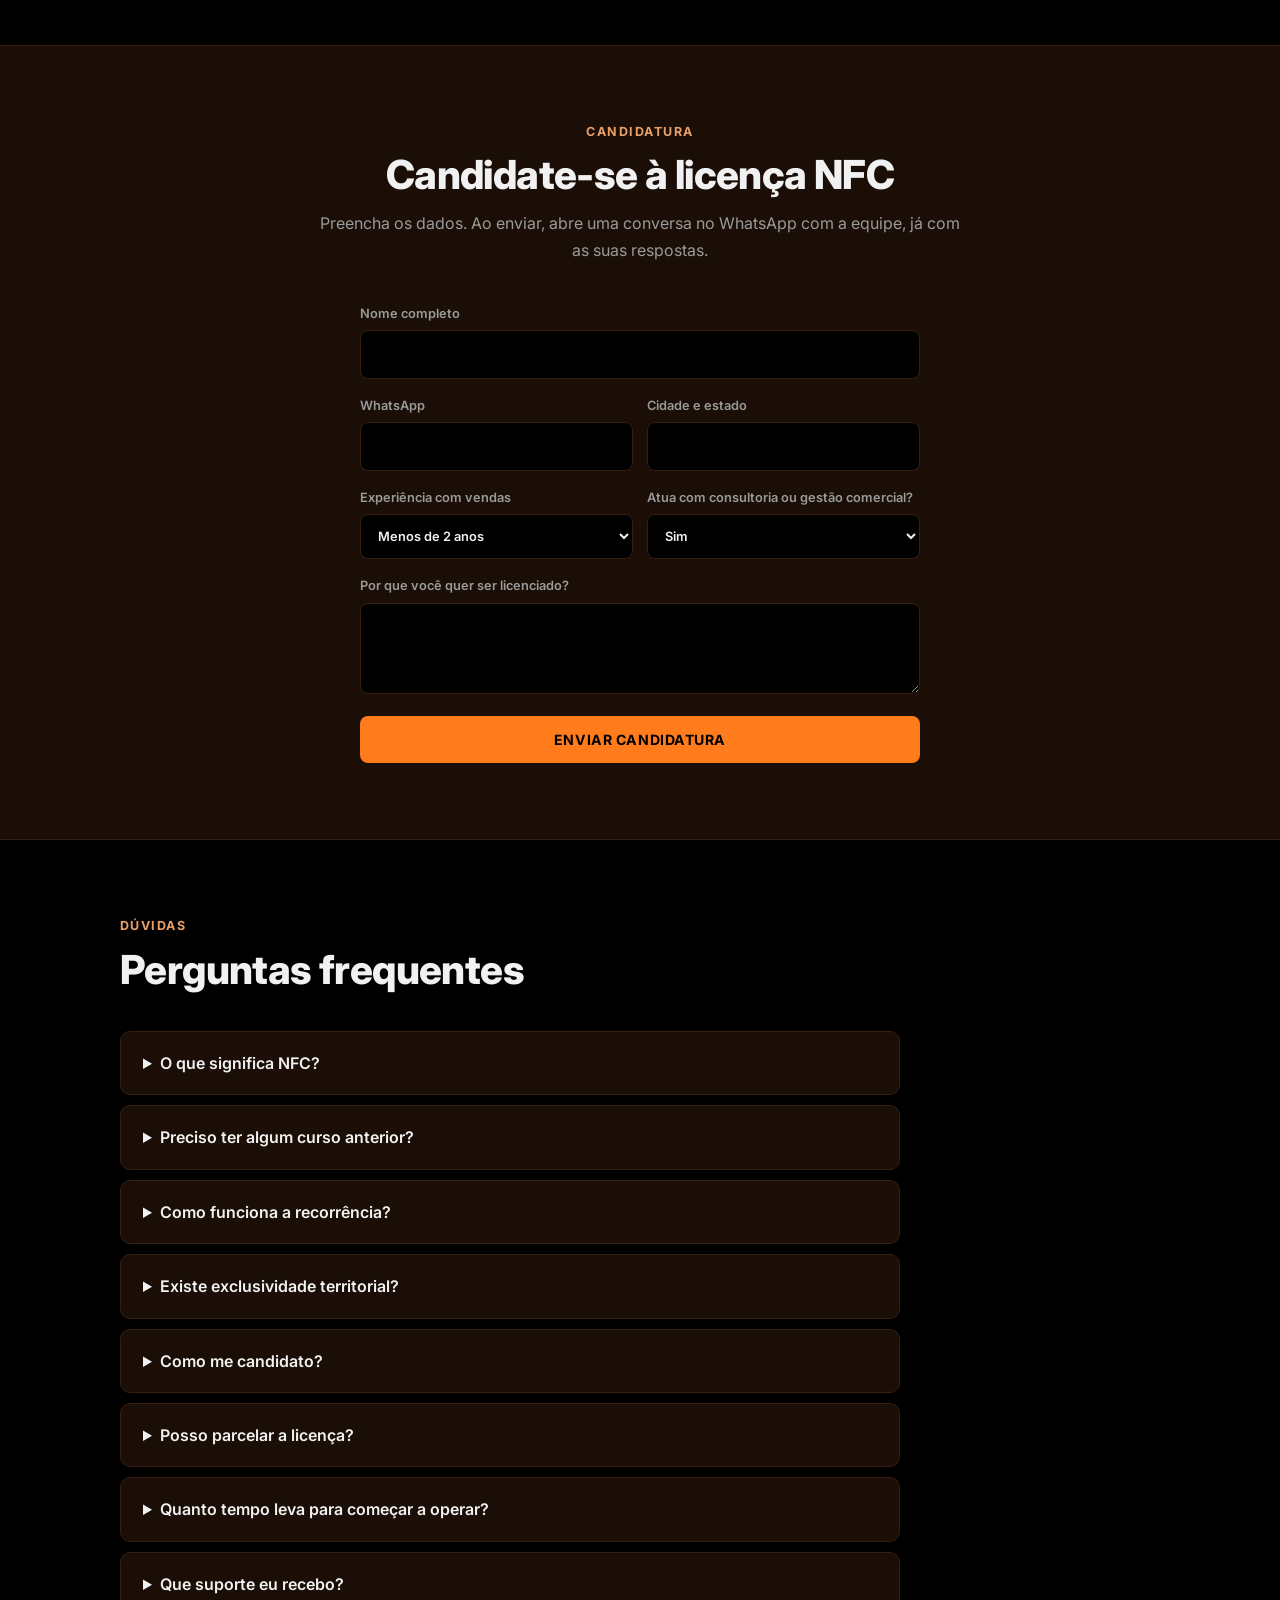
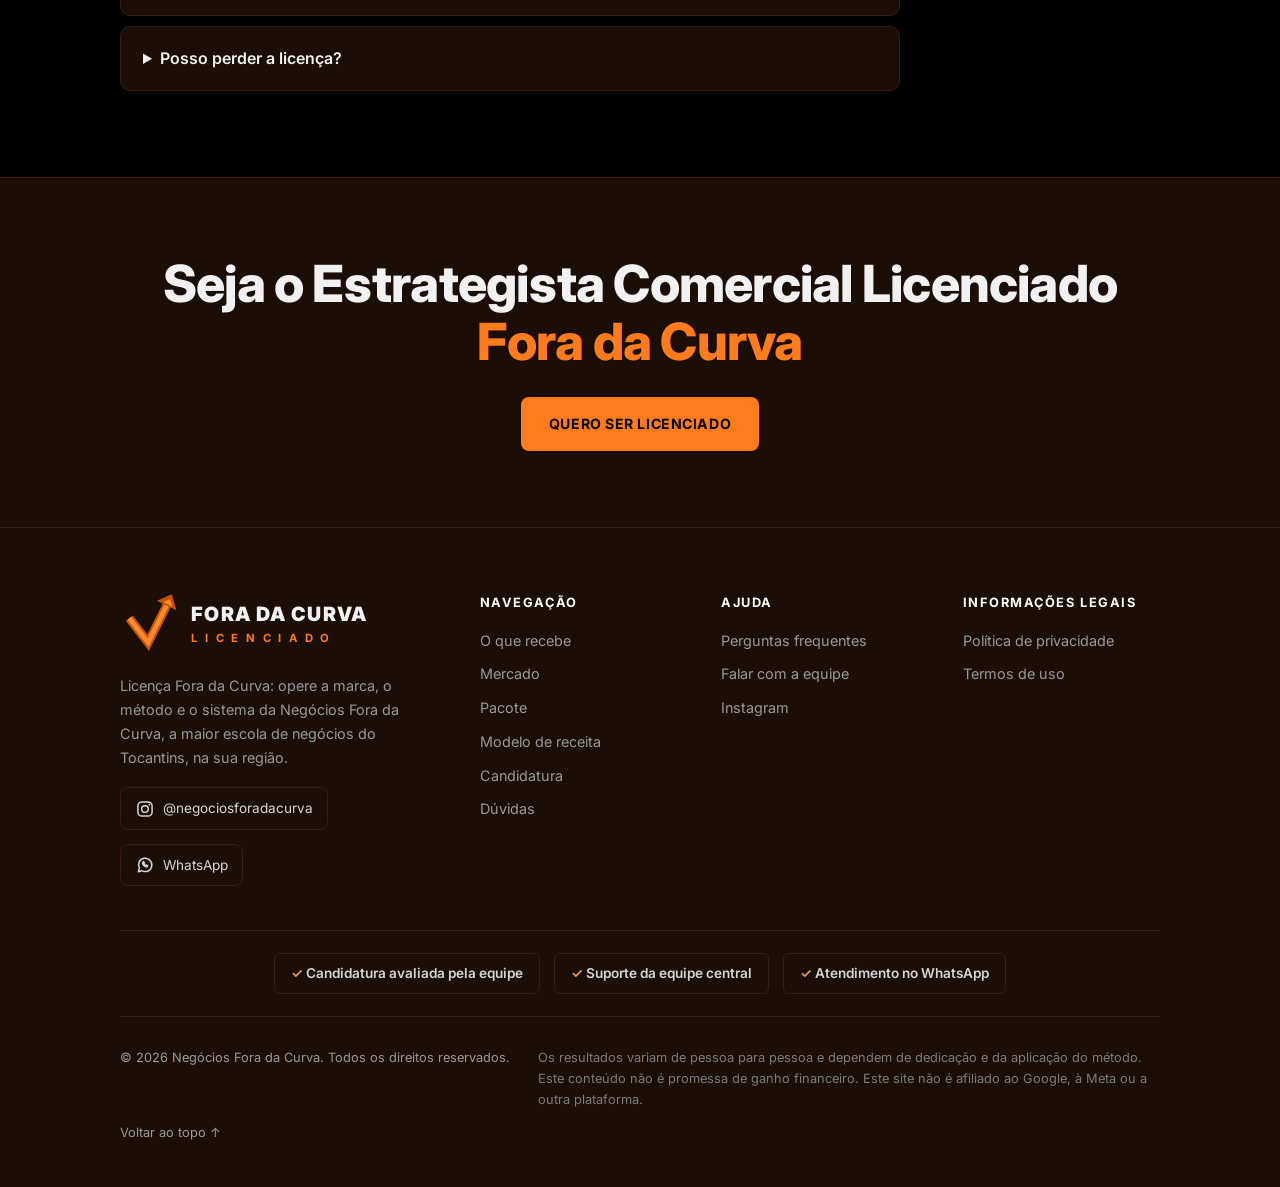
<file: site-licenciado-laranja/index.html>
<!doctype html>
<html lang="pt-BR"><head>
<meta charset="utf-8"><meta name="viewport" content="width=device-width,initial-scale=1">
<title>Seja o Estrategista Comercial Licenciado Fora da Curva</title><meta name="description" content="Seja um Estrategista Comercial Licenciado NFC e opere a marca, o método e o sistema Negócios Fora da Curva na sua região.">
<link rel="preconnect" href="https://fonts.googleapis.com"><link rel="preconnect" href="https://fonts.gstatic.com" crossorigin>
<link href="https://fonts.googleapis.com/css2?family=Inter:wght@400;600;700;800;900&family=Cormorant+Garamond:wght@700&display=swap" rel="stylesheet">
<link rel="stylesheet" href="style.css"><link rel="icon" href="icon.svg">
<style>:root{--accent:#ff7b1c;--sec:#1a0e06;--sec2:#35200f;--tint:#e8a068}</style>
</head><body>
<div class="aviso"><div class="wrap"><span>Candidaturas abertas · vagas limitadas por região</span><a href="#oferta">Candidatar-me →</a></div></div>
<nav id="topo"><div class="wrap"><a class="logo" href="#"><svg xmlns="http://www.w3.org/2000/svg" viewBox="0 0 292 64" height="64" role="img" aria-label="Licenciado Fora da Curva" class="lg-anim"><g class="lg-glow"><path d="M10 28L30 54L50 14" fill="none" stroke="#c2540a" stroke-width="9.5" stroke-linejoin="miter" pathLength="1" class="lg-shaft"/><path d="M10 28L30 54L50 14" fill="none" stroke="#ff8a2b" stroke-width="5" stroke-linejoin="miter" pathLength="1" class="lg-shaft"/><g class="lg-head"><polygon points="54.9,3.2 59.2,18.4 40.8,9.4" fill="#c2540a" stroke="#c2540a" stroke-width="1.2" stroke-linejoin="miter"/><polygon points="53.2,7.6 55.8,15.4 46,10.6" fill="#ff8a2b"/></g></g><text class="lg-t1" x="76" y="31" font-family="Inter,'Helvetica Neue',Arial,sans-serif" font-weight="900" font-size="21" letter-spacing="1.2" fill="#f1f1f1">FORA DA CURVA</text><text class="lg-t2" x="76" y="53" font-family="Inter,'Helvetica Neue',Arial,sans-serif" font-weight="700" font-size="12" letter-spacing="8.2" fill="#ff7b1c">LICENCIADO</text></svg></a><div class="links" id="links"><a href="#metodo">O que recebe</a><a href="#mercado">Mercado</a><a href="#conteudo">Pacote</a><a href="#plano">Modelo de receita</a><a href="#candidatura">Candidatura</a><a href="#faq">Dúvidas</a><a class="zapl" href="https://wa.me/5500000000000" target="_blank" rel="noopener">Falar no WhatsApp</a><a class="zap" href="https://wa.me/5500000000000" target="_blank" rel="noopener" title="Falar no WhatsApp" aria-label="Falar no WhatsApp"><svg viewBox="0 0 24 24" width="20" height="20" fill="none" stroke="currentColor" stroke-width="1.8" stroke-linecap="round" stroke-linejoin="round" aria-hidden="true"><path d="M4 20l1.3-4.1A8 8 0 1 1 8.2 18.8L4 20z"/><path d="M9 9.2c.3 2.4 2.5 4.6 5 5.2l1.4-1.4-1.9-1-.9.7c-.8-.4-1.6-1.2-2-2l.7-.9-1-1.9L9 9.2z"/></svg></a><a class="btn sm" href="#oferta">Candidatar-me</a></div><button class="burger" onclick="document.getElementById('links').classList.toggle('open')" aria-label="Menu">☰</button></div></nav>

<header class="hero long"><div class="wrap"><div><span class="tag">NFC · Negócios Fora da Curva</span><h1>Seja o Estrategista Comercial Licenciado <em>Fora da Curva</em></h1><p class="sub">Leve para a sua região a marca, o método e o sistema dos Negócios Fora da Curva. Um negócio com estrutura pronta, suporte da equipe central e receita recorrente.</p><div class="ctas"><a class="btn" href="#oferta">Quero ser licenciado</a><a class="btn ghost" href="#metodo">Ver como funciona</a></div><div class="trust"><span>Marca NFC e método prontos</span><span>Sistema e CRM</span><span>Receita recorrente</span></div></div><div class="mock sq"><div class="bigmark"><svg xmlns="http://www.w3.org/2000/svg" viewBox="0 0 64 64" height="64" role="img" aria-label="Licenciado Fora da Curva" class="lg-anim"><g class="lg-glow"><path d="M10 28L30 54L50 14" fill="none" stroke="#c2540a" stroke-width="9.5" stroke-linejoin="miter" pathLength="1" class="lg-shaft"/><path d="M10 28L30 54L50 14" fill="none" stroke="#ff8a2b" stroke-width="5" stroke-linejoin="miter" pathLength="1" class="lg-shaft"/><g class="lg-head"><polygon points="54.9,3.2 59.2,18.4 40.8,9.4" fill="#c2540a" stroke="#c2540a" stroke-width="1.2" stroke-linejoin="miter"/><polygon points="53.2,7.6 55.8,15.4 46,10.6" fill="#ff8a2b"/></g></g></svg></div><h4>O que a licença NFC entrega</h4><div class="fn"><b>Marca NFC</b><small>Direito de uso</small><i style="width:100%"></i></div><div class="fn"><b>Método</b><small>Estrutura completa</small><i style="width:80%"></i></div><div class="fn"><b>Sistema</b><small>CRM e operação</small><i style="width:60%"></i></div><div class="fn"><b>Recorrência</b><small>Receita mensal</small><i style="width:40%"></i></div></div></div></header>
<div class="band"><div class="wrap"><div class="it"><strong>R$ 15 mil</strong><span>licença</span></div><div class="it"><strong>+ Mensal</strong><span>recorrência</span></div><div class="it"><strong>NFC</strong><span>Negócios Fora da Curva</span></div><div class="it"><strong>Rede</strong><span>de licenciados</span></div></div></div>

<section id="problema"><div class="wrap">
<span class="label">O problema</span><h2>Montar um negócio do zero custa tempo. Ser licenciado NFC encurta o caminho.</h2><p class="lead">Você entra com marca, método, sistema e suporte prontos. O seu trabalho é vender, entregar e crescer na sua região, com a força de um negócio fora da curva.</p>
<div class="split"><div class="box"><h3>Começando sozinho</h3><ul class="lst no"><li>Começar do zero, sozinho</li><li>Sem marca reconhecida</li><li>Sem sistema nem processo</li><li>Renda instável</li><li>Sem rede nem suporte</li></ul></div>
<div class="box"><h3>Licenciado NFC</h3><ul class="lst yes"><li>Marca e método prontos para usar</li><li>Sistema e CRM de operação</li><li>Suporte da equipe central</li><li>Receita recorrente</li><li>Rede de licenciados</li></ul></div></div>
</div></section>

<section id="mercado"><div class="wrap"><span class="label">Mercado</span><h2>Um mercado grande e pouco disputado</h2><p class="lead">A licença leva o método para regiões com muitas empresas e pouca consultoria comercial.</p><div class="stats3"><div class="st"><strong>132 mil</strong><span>CNPJs no Tocantins</span></div><div class="st"><strong>80%</strong><span>são pequenas empresas</span></div></div><div class="pts"><div class="pt"><b>O oceano azul das pequenas cidades</b><p>Mercados onde quase não existe consultoria comercial estruturada.</p></div><div class="pt"><b>A retomada pós-pandemia</b><p>Empresas que voltaram a crescer e precisam organizar as vendas.</p></div></div><p class="disc">Dados do Sebrae.</p></div></section>

<section id="metodo"><div class="wrap">
<span class="label">Método</span><h2>O que o licenciado NFC recebe</h2><p class="lead">O necessário para operar a licença e crescer na sua região.</p>
<div class="grid"><div class="card"><div class="n">1</div><h3>Marca e método</h3><p>Direito de uso da marca Estrategista Comercial e do método completo.</p></div><div class="card"><div class="n">2</div><h3>Sistema e CRM</h3><p>Plataforma de operação, dados e acompanhamento de resultados.</p></div><div class="card"><div class="n">3</div><h3>Posicionamento</h3><p>Presença de marca que atrai clientes e indicações.</p></div><div class="card"><div class="n">4</div><h3>Recorrência</h3><p>Receita mensal construída sobre contratos e operação contínua.</p></div></div></div></section>

<section id="conteudo"><div class="wrap"><span class="label">Conteúdo</span><h2>O pacote completo da licença</h2><p class="lead">Os blocos que compõem a licença.</p><div class="acc"><details open><summary><span><em>01</em>Formar vendedores</span></summary><ul><li>Metodologia completa para treinar equipes</li><li>Programas de formação prontos</li><li>Material didático e apresentações</li></ul></details><details><summary><span><em>02</em>Estrutura comercial</span></summary><ul><li>Modelos e processos para implantar</li><li>Playbooks de venda</li><li>Rotinas e organogramas</li></ul></details><details><summary><span><em>03</em>Consultoria comercial</span></summary><ul><li>Método de diagnóstico e entrega</li><li>Propostas e contratos modelo</li><li>Acompanhamento de resultados</li></ul></details><details><summary><span><em>04</em>CRM e dados</span></summary><ul><li>Sistema de operação da licença</li><li>Painéis e indicadores</li><li>Rotina de acompanhamento</li></ul></details><details><summary><span><em>05</em>As 3 camadas de inteligência aplicada aos negócios</span></summary><ul><li>Método central usado nos mapeamentos</li><li>Aplicação em pequenas e médias empresas</li></ul></details><details><summary><span><em>06</em>Ferramenta de crescimento empresarial</span></summary><ul><li>Ferramenta usada com os clientes</li><li>Acompanhamento de resultados</li></ul></details><details><summary><span><em>07</em>Estratégias</span></summary><ul><li>Playbooks usados no mercado</li><li>Atualizações do método</li><li>Casos e referências</li></ul></details><details><summary><span><em>08</em>Jantar com a elite</span></summary><ul><li>Encontro presencial com estrategistas</li><li>Troca com outros licenciados</li><li>Alinhamento estratégico</li></ul></details></div></div></section>

<section id="plano"><div class="wrap"><span class="label">Plano de faturamento</span><h2>O modelo de entrega e cobrança que você vai operar</h2><p class="lead">O licenciado opera o modelo de contrato do método: três entregas por cliente.</p><div class="split"><div class="box"><h3>O que cada contrato entrega</h3><ol class="pl"><li><b>1 mapeamento</b><span>Diagnóstico da empresa. Quem ensina cobra R$ 5.000 por esse mapeamento.</span></li><li><b>1 plano de ação</b><span>O que fazer, em que ordem e com quais estratégias.</span></li><li><b>1 acompanhamento por 3 meses</b><span>Execução acompanhada de perto durante três meses.</span></li></ol></div><div class="box"><h3>A conta</h3><table class="conta"><tr class=""><td>Cobrança mensal por cliente</td><td>R$ 2.000</td></tr><tr class=""><td>5 clientes</td><td>R$ 10.000 por mês</td></tr><tr class=""><td>Em 3 meses</td><td>R$ 30.000</td></tr><tr class="hl"><td>10 contratos fechados</td><td>R$ 60.000</td></tr></table></div></div><p class="disc">Exemplo ilustrativo do modelo ensinado no método. Não é promessa de resultado para a licença.</p></div></section>

<section><div class="wrap"><span class="label">Passo a passo</span><h2>Da candidatura à operação</h2><br><div class="tl"><div class="it"><small>Etapa 1</small><h3>Candidatura</h3><p>Você preenche o formulário e a equipe avalia o seu perfil.</p></div><div class="it"><small>Etapa 2</small><h3>Conversa</h3><p>Alinhamos expectativas, território e modelo de operação.</p></div><div class="it"><small>Etapa 3</small><h3>Contrato e onboarding</h3><p>Assinatura da licença e liberação de marca, método e sistema.</p></div><div class="it"><small>Etapa 4</small><h3>Implantação</h3><p>Treinamento para operar o sistema e as primeiras vendas.</p></div><div class="it"><small>Etapa 5</small><h3>Operação</h3><p>Você vende, entrega e fatura, com suporte contínuo.</p></div></div></div></section>

<section id="ganhos"><div class="wrap">
<span class="label">Retorno</span><h2>Onde o licenciado ganha</h2><p class="lead">Mais de uma fonte de receita sobre a mesma marca e o mesmo sistema. Os valores são os do exemplo do método.</p>
<div class="earn"><div class="e"><b>Mapeamento de empresas</b><p>Diagnóstico cobrado à parte. O exemplo do método usa R$ 5.000.</p></div><div class="e"><b>Acompanhamento mensal</b><p>Contratos de R$ 2.000 por mês, por cliente, no exemplo.</p></div><div class="e"><b>Formação de vendedores</b><p>Programas de treinamento para equipes.</p></div><div class="e"><b>Recorrência do sistema</b><p>Receita mensal pela operação, CRM e acompanhamento.</p></div></div>
<p class="disc">Os resultados dependem de dedicação, aplicação do método e condições de mercado. Não há garantia de ganhos.</p></div></section>

<section><div class="wrap"><span class="label">Bônus</span><h2>Incluso no valor</h2><br><div class="bonus"><div class="bn"><small>Bônus 1</small><h3>Suporte da equipe central</h3><p>Acompanhamento para tirar dúvidas e destravar vendas.</p></div><div class="bn"><small>Bônus 2</small><h3>Rede de licenciados</h3><p>Grupo fechado para parcerias e trocas.</p></div><div class="bn"><small>Bônus 3</small><h3>Atualizações do método</h3><p>Novos conteúdos e ferramentas sem custo extra.</p></div></div></div></section>

<section><div class="wrap"><div class="split">
<div><span class="label">Perfil</span><h2>Para quem é</h2><br><ul class="lst yes"><li>Estrategistas e consultores que querem operar em escala</li><li>Empreendedores com perfil comercial</li><li>Quem busca receita recorrente com marca e sistema prontos</li><li>Quem quer construir um negócio regional</li></ul></div>
<div><span class="label">Atenção</span><h2>Para quem não é</h2><br><ul class="lst no"><li>Quem busca renda passiva sem trabalho</li><li>Quem não quer seguir o método</li><li>Quem não tem perfil comercial</li></ul></div>
</div></div></section>

<section id="oferta"><div class="wrap center">
<span class="label">Oferta</span><h2>Ser um negócio fora da curva <em>começa na sua candidatura</em></h2><p class="lead">Vagas limitadas por região. Cada candidatura é avaliada pela equipe.</p>
<div class="offer"><span class="tag">NFC · Negócios Fora da Curva</span>
<div class="price">R$ 15.000</div><div class="pn">licença + recorrência mensal</div>
<ul><li>Licença de uso da marca e do método</li><li>Sistema e CRM de operação</li><li>Formação de vendedores</li><li>Estrutura e consultoria comercial</li><li>Estratégias e playbooks</li><li>Suporte da equipe central</li><li>Jantar com a elite</li></ul>
<a class="btn" href="#candidatura">Candidatar-me à licença NFC</a><div class="s">Entrada mediante aprovação da candidatura.</div></div>
</div></section>

<section><div class="wrap"><div class="guar"><b>★</b><div><strong>Cada candidatura é avaliada pela equipe. Preencher o formulário não garante a vaga.</strong></div></div></div></section>
<section id="candidatura"><div class="wrap center">
<span class="label">Candidatura</span><h2>Candidate-se à licença <em>NFC</em></h2>
<p class="lead">Preencha os dados. Ao enviar, abre uma conversa no WhatsApp com a equipe, já com as suas respostas.</p>
<form class="form" onsubmit="return enviar(event)">
<label>Nome completo<input name="n" required></label>
<div class="c2"><label>WhatsApp<input name="w" required inputmode="tel"></label><label>Cidade e estado<input name="c" required></label></div>
<div class="c2"><label>Experiência com vendas<select name="e"><option>Menos de 2 anos</option><option>2 a 5 anos</option><option>5 a 10 anos</option><option>Mais de 10 anos</option></select></label>
<label>Atua com consultoria ou gestão comercial?<select name="f"><option>Sim</option><option>Não</option></select></label></div>
<label>Por que você quer ser licenciado?<textarea name="m" rows="3"></textarea></label>
<button class="btn" type="submit">Enviar candidatura</button></form></div></section>
<section id="faq"><div class="wrap"><span class="label">Dúvidas</span><h2>Perguntas frequentes</h2><br><div class="faq"><details><summary>O que significa NFC?</summary><p>NFC é Negócios Fora da Curva, a marca sob a qual o licenciado opera.</p></details><details><summary>Preciso ter algum curso anterior?</summary><p>Não. A licença é para quem tem perfil comprovado em vendas e passa pela avaliação.</p></details><details><summary>Como funciona a recorrência?</summary><p>É uma mensalidade pelo uso do sistema, do CRM e do suporte contínuo.</p></details><details><summary>Existe exclusividade territorial?</summary><p>Os detalhes são alinhados na conversa de candidatura.</p></details><details><summary>Como me candidato?</summary><p>Preencha o formulário desta página. A equipe responde pelo WhatsApp.</p></details><details><summary>Posso parcelar a licença?</summary><p>As condições de pagamento são combinadas na conversa.</p></details><details><summary>Quanto tempo leva para começar a operar?</summary><p>Depois do contrato você passa pelo onboarding e pela implantação.</p></details><details><summary>Que suporte eu recebo?</summary><p>Equipe central, atualizações do método e contato com outros licenciados.</p></details><details><summary>Posso perder a licença?</summary><p>As regras de uso, metas e conduta ficam no contrato de licença.</p></details></div></div></section>

<section class="final"><div class="wrap"><h2>Seja o Estrategista Comercial Licenciado <em>Fora da Curva</em></h2><a class="btn" href="#oferta">Quero ser licenciado</a></div></section>

<footer class="rod"><div class="wrap">
<div class="rg">
<div class="rc rbrand"><div class="flogo"><svg xmlns="http://www.w3.org/2000/svg" viewBox="0 0 292 64" height="64" role="img" aria-label="Licenciado Fora da Curva"><g><path d="M10 28L30 54L50 14" fill="none" stroke="#c2540a" stroke-width="9.5" stroke-linejoin="miter"/><path d="M10 28L30 54L50 14" fill="none" stroke="#ff8a2b" stroke-width="5" stroke-linejoin="miter"/><g><polygon points="54.9,3.2 59.2,18.4 40.8,9.4" fill="#c2540a" stroke="#c2540a" stroke-width="1.2" stroke-linejoin="miter"/><polygon points="53.2,7.6 55.8,15.4 46,10.6" fill="#ff8a2b"/></g></g><text x="76" y="31" font-family="Inter,'Helvetica Neue',Arial,sans-serif" font-weight="900" font-size="21" letter-spacing="1.2" fill="#f1f1f1">FORA DA CURVA</text><text x="76" y="53" font-family="Inter,'Helvetica Neue',Arial,sans-serif" font-weight="700" font-size="12" letter-spacing="8.2" fill="#ff7b1c">LICENCIADO</text></svg></div><p>Licença Fora da Curva: opere a marca, o método e o sistema da Negócios Fora da Curva, a maior escola de negócios do Tocantins, na sua região.</p>
<div class="soc"><a href="https://instagram.com/negociosforadacurva" target="_blank" rel="noopener" aria-label="Instagram"><svg viewBox="0 0 24 24" width="20" height="20" fill="none" stroke="currentColor" stroke-width="1.8" aria-hidden="true"><rect x="3.5" y="3.5" width="17" height="17" rx="5"/><circle cx="12" cy="12" r="4"/><circle cx="17.2" cy="6.8" r="1" fill="currentColor" stroke="none"/></svg><span>@negociosforadacurva</span></a>
<a href="https://wa.me/5500000000000" target="_blank" rel="noopener" aria-label="WhatsApp"><svg viewBox="0 0 24 24" width="20" height="20" fill="none" stroke="currentColor" stroke-width="1.8" stroke-linecap="round" stroke-linejoin="round" aria-hidden="true"><path d="M4 20l1.3-4.1A8 8 0 1 1 8.2 18.8L4 20z"/><path d="M9 9.2c.3 2.4 2.5 4.6 5 5.2l1.4-1.4-1.9-1-.9.7c-.8-.4-1.6-1.2-2-2l.7-.9-1-1.9L9 9.2z"/></svg><span>WhatsApp</span></a></div></div>
<div class="rc"><h5>Navegação</h5><ul><li><a href="#metodo">O que recebe</a></li><li><a href="#mercado">Mercado</a></li><li><a href="#conteudo">Pacote</a></li><li><a href="#plano">Modelo de receita</a></li><li><a href="#candidatura">Candidatura</a></li><li><a href="#faq">Dúvidas</a></li></ul></div>
<div class="rc"><h5>Ajuda</h5><ul><li><a href="#faq">Perguntas frequentes</a></li>
<li><a href="https://wa.me/5500000000000" target="_blank" rel="noopener">Falar com a equipe</a></li>
<li><a href="https://instagram.com/negociosforadacurva" target="_blank" rel="noopener">Instagram</a></li></ul></div>
<div class="rc"><h5>Informações legais</h5><ul><li><a href="#">Política de privacidade</a></li><li><a href="#">Termos de uso</a></li></ul></div>
</div>
<div class="selos"><span>Candidatura avaliada pela equipe</span><span>Suporte da equipe central</span><span>Atendimento no WhatsApp</span></div>
<div class="rbot"><p>© 2026 Negócios Fora da Curva. Todos os direitos reservados.</p>
<p class="rdisc">Os resultados variam de pessoa para pessoa e dependem de dedicação e da aplicação do método. Este conteúdo não é promessa de ganho financeiro. Este site não é afiliado ao Google, à Meta ou a outra plataforma.</p>
<a class="up" href="#topo">Voltar ao topo ↑</a></div>
</div></footer>
<div class="fix"><b>R$ 15.000</b><a class="btn sm" href="#oferta">Quero ser licenciado</a></div>
<script>
document.querySelectorAll('#links a').forEach(function(a){a.addEventListener('click',function(){document.getElementById('links').classList.remove('open')})});
function enviar(ev){ev.preventDefault();var f=new FormData(ev.target);
var t=encodeURIComponent('Candidatura de licenciado\nNome: '+f.get('n')+'\nWhatsApp: '+f.get('w')+'\nCidade: '+f.get('c')+'\nExperiência: '+f.get('e')+'\nAtua com consultoria/gestão: '+f.get('f')+'\nMotivo: '+f.get('m'));
window.open('https://wa.me/5500000000000?text='+t,'_blank');return false}
</script>
</body></html>
</file>
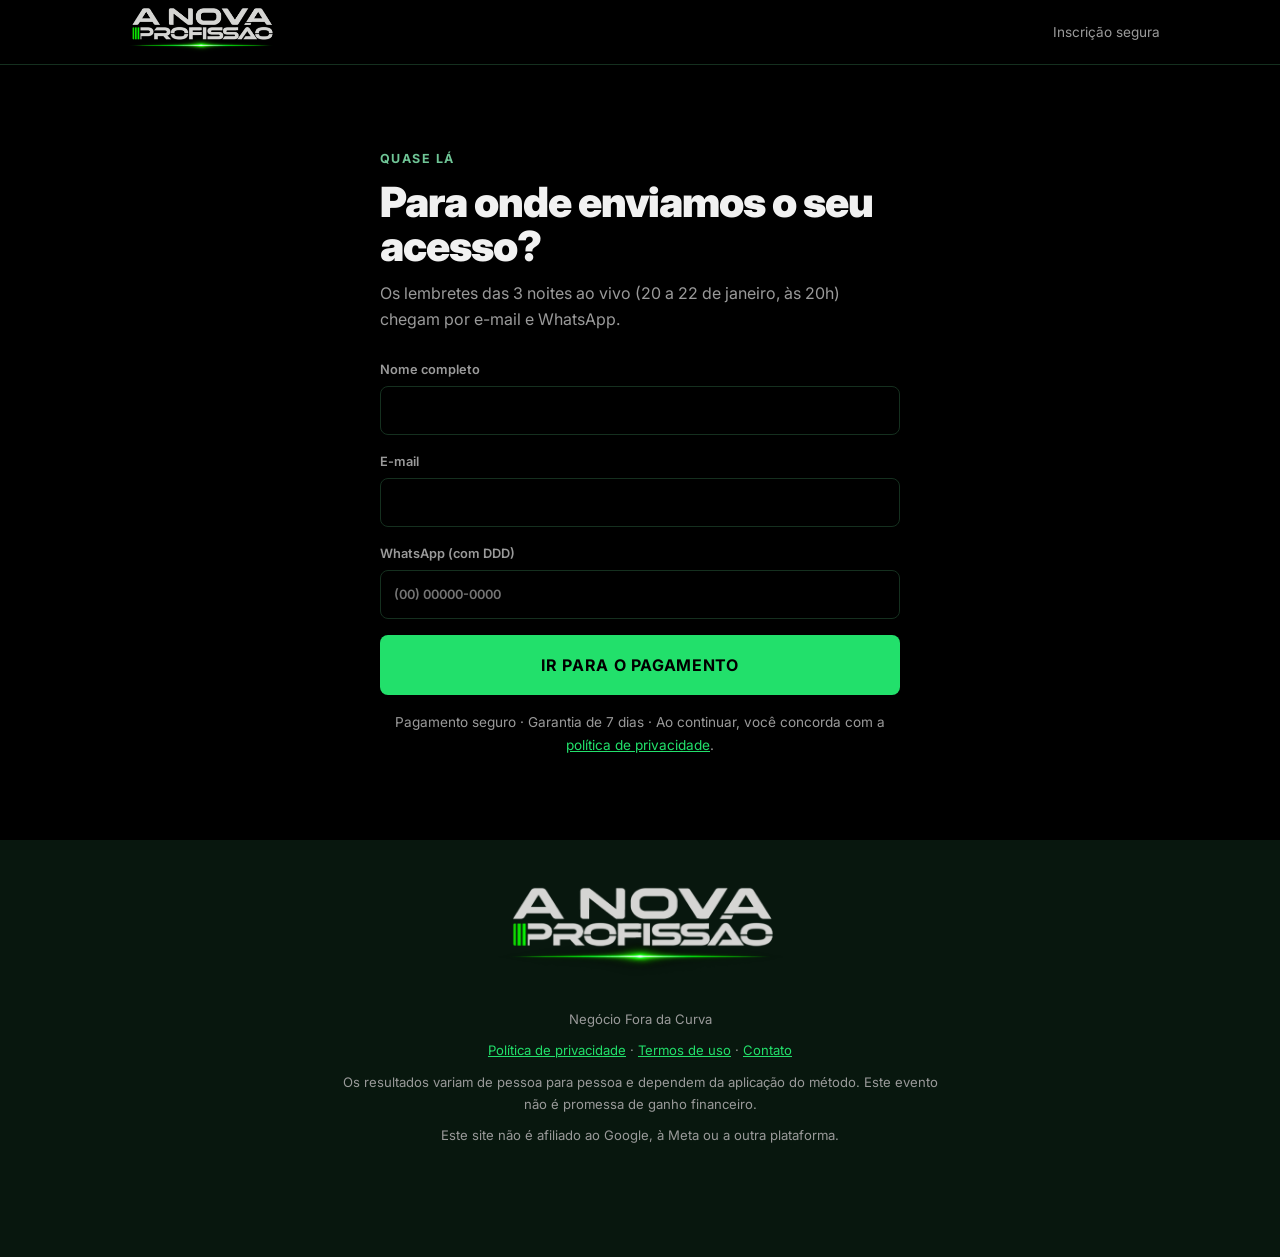
<file: site-97-verde/inscricao.html>
<!doctype html>
<html lang="pt-BR"><head>
<meta charset="utf-8"><meta name="viewport" content="width=device-width,initial-scale=1">
<title>Inscrição: A Nova Profissão</title><meta name="description" content="Informe seus dados para receber o acesso ao evento."><meta name="robots" content="noindex">
<link rel="preconnect" href="https://fonts.googleapis.com"><link rel="preconnect" href="https://fonts.gstatic.com" crossorigin>
<link href="https://fonts.googleapis.com/css2?family=Inter:wght@400;600;700;800;900&display=swap" rel="stylesheet">
<link rel="stylesheet" href="style.css"><link rel="icon" href="icon.svg">
<style>:root{--accent:#22e06b;--sec:#08170e;--sec2:#15301f;--tint:#6fc596}</style>
</head><body class="ev">
<nav><div class="wrap"><a class="logo" href="index.html"><img src="logo.png" alt="A Nova Profissão" height="52"></a><span class="seg">Inscrição segura</span></div></nav>
<section style="border:0"><div class="wrap" style="max-width:560px">
<span class="label">Quase lá</span><h1 style="font-size:clamp(1.8rem,5vw,2.6rem);margin-bottom:12px">Para onde enviamos o seu acesso?</h1>
<p class="lead" style="margin-bottom:26px">Os lembretes das 3 noites ao vivo (20 a 22 de janeiro, às 20h) chegam por e-mail e WhatsApp.</p>
<form class="form" id="f" style="margin:0">
<label>Nome completo<input name="nome" required autocomplete="name"></label>
<label>E-mail<input name="email" type="email" required autocomplete="email" inputmode="email"></label>
<label>WhatsApp (com DDD)<input name="whatsapp" type="tel" required autocomplete="tel" inputmode="tel" placeholder="(00) 00000-0000"></label>
<button class="btn lg" type="submit" style="width:100%">Ir para o pagamento</button>
<p class="fine" style="text-align:center;margin:0">Pagamento seguro · Garantia de 7 dias · Ao continuar, você concorda com a <a class="ac" href="#">política de privacidade</a>.</p>
</form>
<p id="prev" hidden class="callout" style="margin-top:22px;font-size:1rem">Pré-visualização: neste ponto a pessoa segue para o pagamento. O link da plataforma de pagamento ainda não foi configurado.</p>
</div></section>
<footer><div class="wrap"><div class="flogo"><img src="logo.png" alt="A Nova Profissão" height="52"></div>
<p>Negócio Fora da Curva</p>
<p><a class="ac" href="#">Política de privacidade</a> · <a class="ac" href="#">Termos de uso</a> · <a class="ac" href="https://wa.me/5500000000000" target="_blank" rel="noopener">Contato</a></p>
<p>Os resultados variam de pessoa para pessoa e dependem da aplicação do método. Este evento não é promessa de ganho financeiro.</p>
<p>Este site não é afiliado ao Google, à Meta ou a outra plataforma.</p></div></footer>
<script>
(function () {
  var f = document.getElementById('f'), ck = '#', hook = '';
  f.addEventListener('submit', function (e) {
    e.preventDefault();
    var d = new FormData(f), dados = { nome: d.get('nome'), email: d.get('email'), whatsapp: d.get('whatsapp') };
    if (hook) { try { fetch(hook, { method: 'POST', headers: { 'Content-Type': 'application/json' }, body: JSON.stringify(dados), keepalive: true }).catch(function () {}); } catch (x) {} }
    if (ck === '#') { document.getElementById('prev').hidden = false; return; }
    var u = new URL(ck, location.href);
    u.searchParams.set('name', dados.nome); u.searchParams.set('email', dados.email); u.searchParams.set('phone', dados.whatsapp);
    new URLSearchParams(location.search).forEach(function (v, k) { if (!u.searchParams.has(k)) u.searchParams.set(k, v); }); // mantem UTMs
    location.href = u.toString();
  });
})();
</script>
</body></html>
</file>
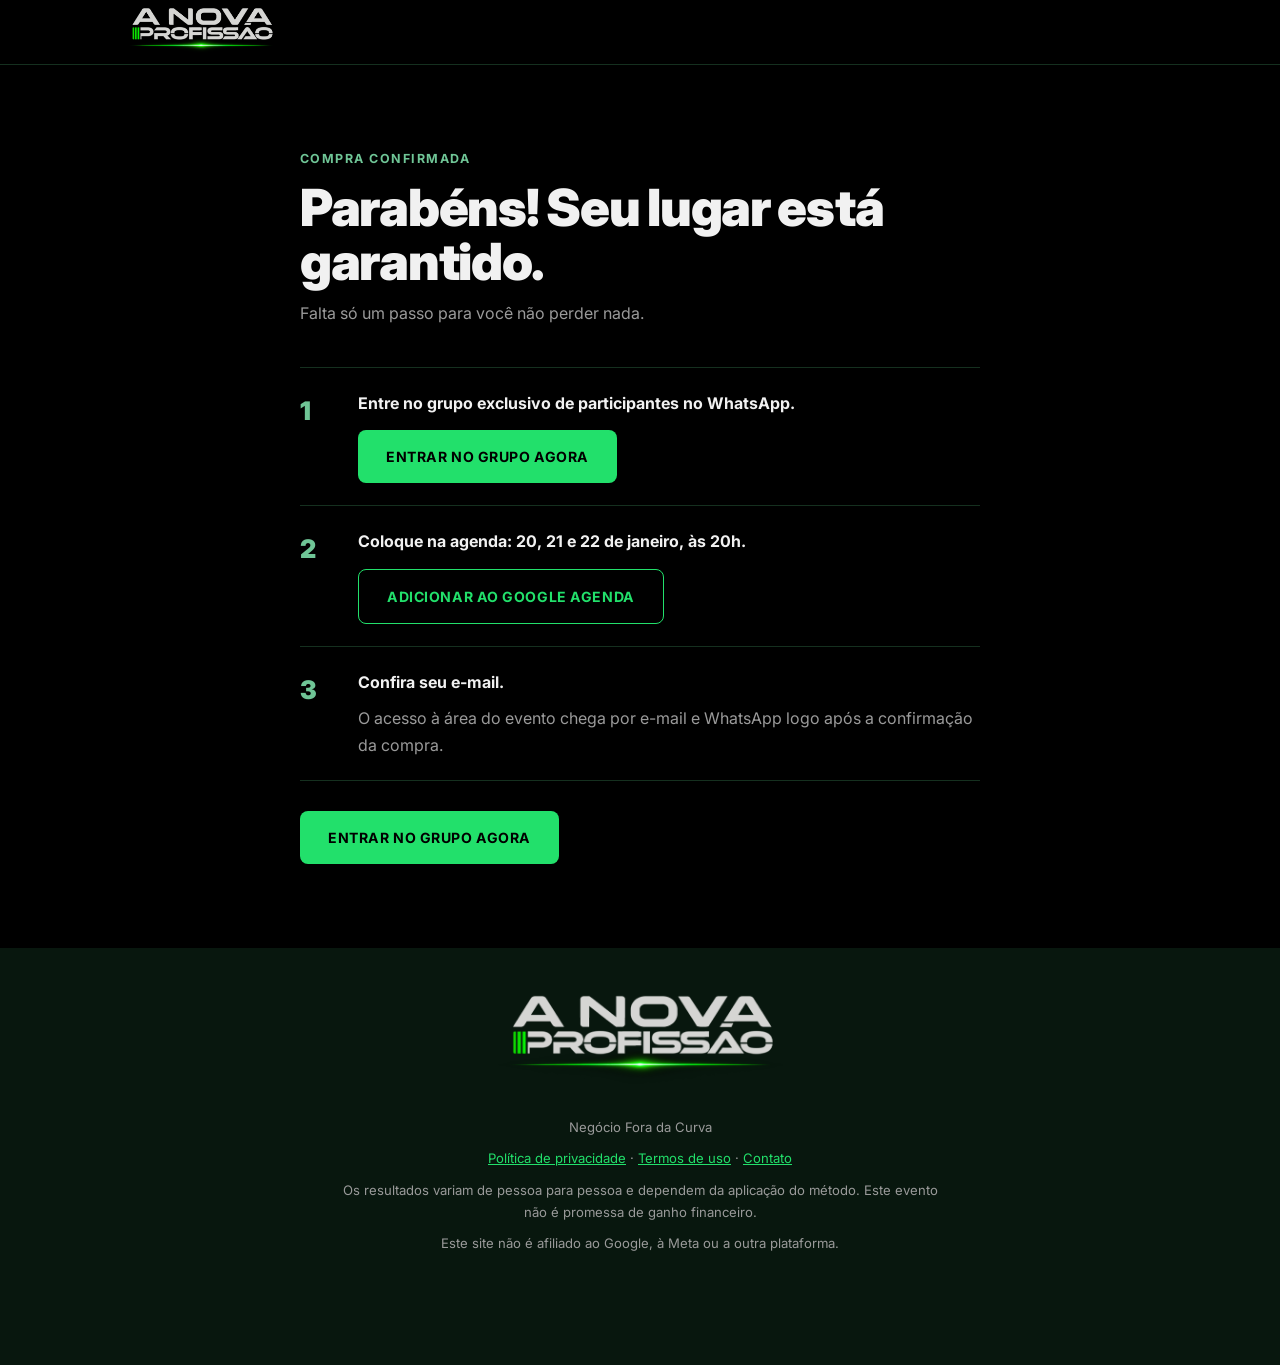
<file: site-97-verde/obrigado.html>
<!doctype html>
<html lang="pt-BR"><head>
<meta charset="utf-8"><meta name="viewport" content="width=device-width,initial-scale=1">
<title>Parabéns! Seu lugar está garantido</title><meta name="description" content="Seu ingresso para A Nova Profissão está confirmado."><meta name="robots" content="noindex">
<link rel="preconnect" href="https://fonts.googleapis.com"><link rel="preconnect" href="https://fonts.gstatic.com" crossorigin>
<link href="https://fonts.googleapis.com/css2?family=Inter:wght@400;600;700;800;900&display=swap" rel="stylesheet">
<link rel="stylesheet" href="style.css"><link rel="icon" href="icon.svg">
<style>:root{--accent:#22e06b;--sec:#08170e;--sec2:#15301f;--tint:#6fc596}</style>
</head><body class="ev">
<nav><div class="wrap"><a class="logo" href="index.html"><img src="logo.png" alt="A Nova Profissão" height="52"></a></div></nav>
<section style="border:0"><div class="wrap" style="max-width:720px">
<span class="label">Compra confirmada</span><h1 style="font-size:clamp(2rem,5vw,3.2rem);margin-bottom:12px">Parabéns! Seu lugar está garantido.</h1>
<p class="lead">Falta só um passo para você não perder nada.</p>
<ol class="steps3">
<li><b>Entre no grupo exclusivo de participantes no WhatsApp.</b><a class="btn" href="#" target="_blank" rel="noopener">Entrar no grupo agora</a></li>
<li><b>Coloque na agenda: 20, 21 e 22 de janeiro, às 20h.</b><a class="btn ghost" href="https://calendar.google.com/calendar/render?action=TEMPLATE&text=A+Nova+Profiss%C3%A3o+(evento+ao+vivo)&dates=20270120T230000Z/20270121T010000Z&recur=RRULE%3AFREQ%3DDAILY%3BCOUNT%3D3&details=Evento+ao+vivo+e+online.+20%2C+21+e+22+de+janeiro%2C+%C3%A0s+20h+(hor%C3%A1rio+de+Bras%C3%ADlia)" target="_blank" rel="noopener">Adicionar ao Google Agenda</a></li>
<li><b>Confira seu e-mail.</b><span>O acesso à área do evento chega por e-mail e WhatsApp logo após a confirmação da compra.</span></li></ol>
<!-- VIDEO DO DANIEL (ate 60s): agradecer, reforcar a importancia de estar ao vivo nos 3 dias e adiantar uma curiosidade da noite 3. -->
<p style="margin-top:30px"><a class="btn" href="#" target="_blank" rel="noopener">Entrar no grupo agora</a></p>
</div></section>
<footer><div class="wrap"><div class="flogo"><img src="logo.png" alt="A Nova Profissão" height="52"></div>
<p>Negócio Fora da Curva</p>
<p><a class="ac" href="#">Política de privacidade</a> · <a class="ac" href="#">Termos de uso</a> · <a class="ac" href="https://wa.me/5500000000000" target="_blank" rel="noopener">Contato</a></p>
<p>Os resultados variam de pessoa para pessoa e dependem da aplicação do método. Este evento não é promessa de ganho financeiro.</p>
<p>Este site não é afiliado ao Google, à Meta ou a outra plataforma.</p></div></footer></body></html>
</file>
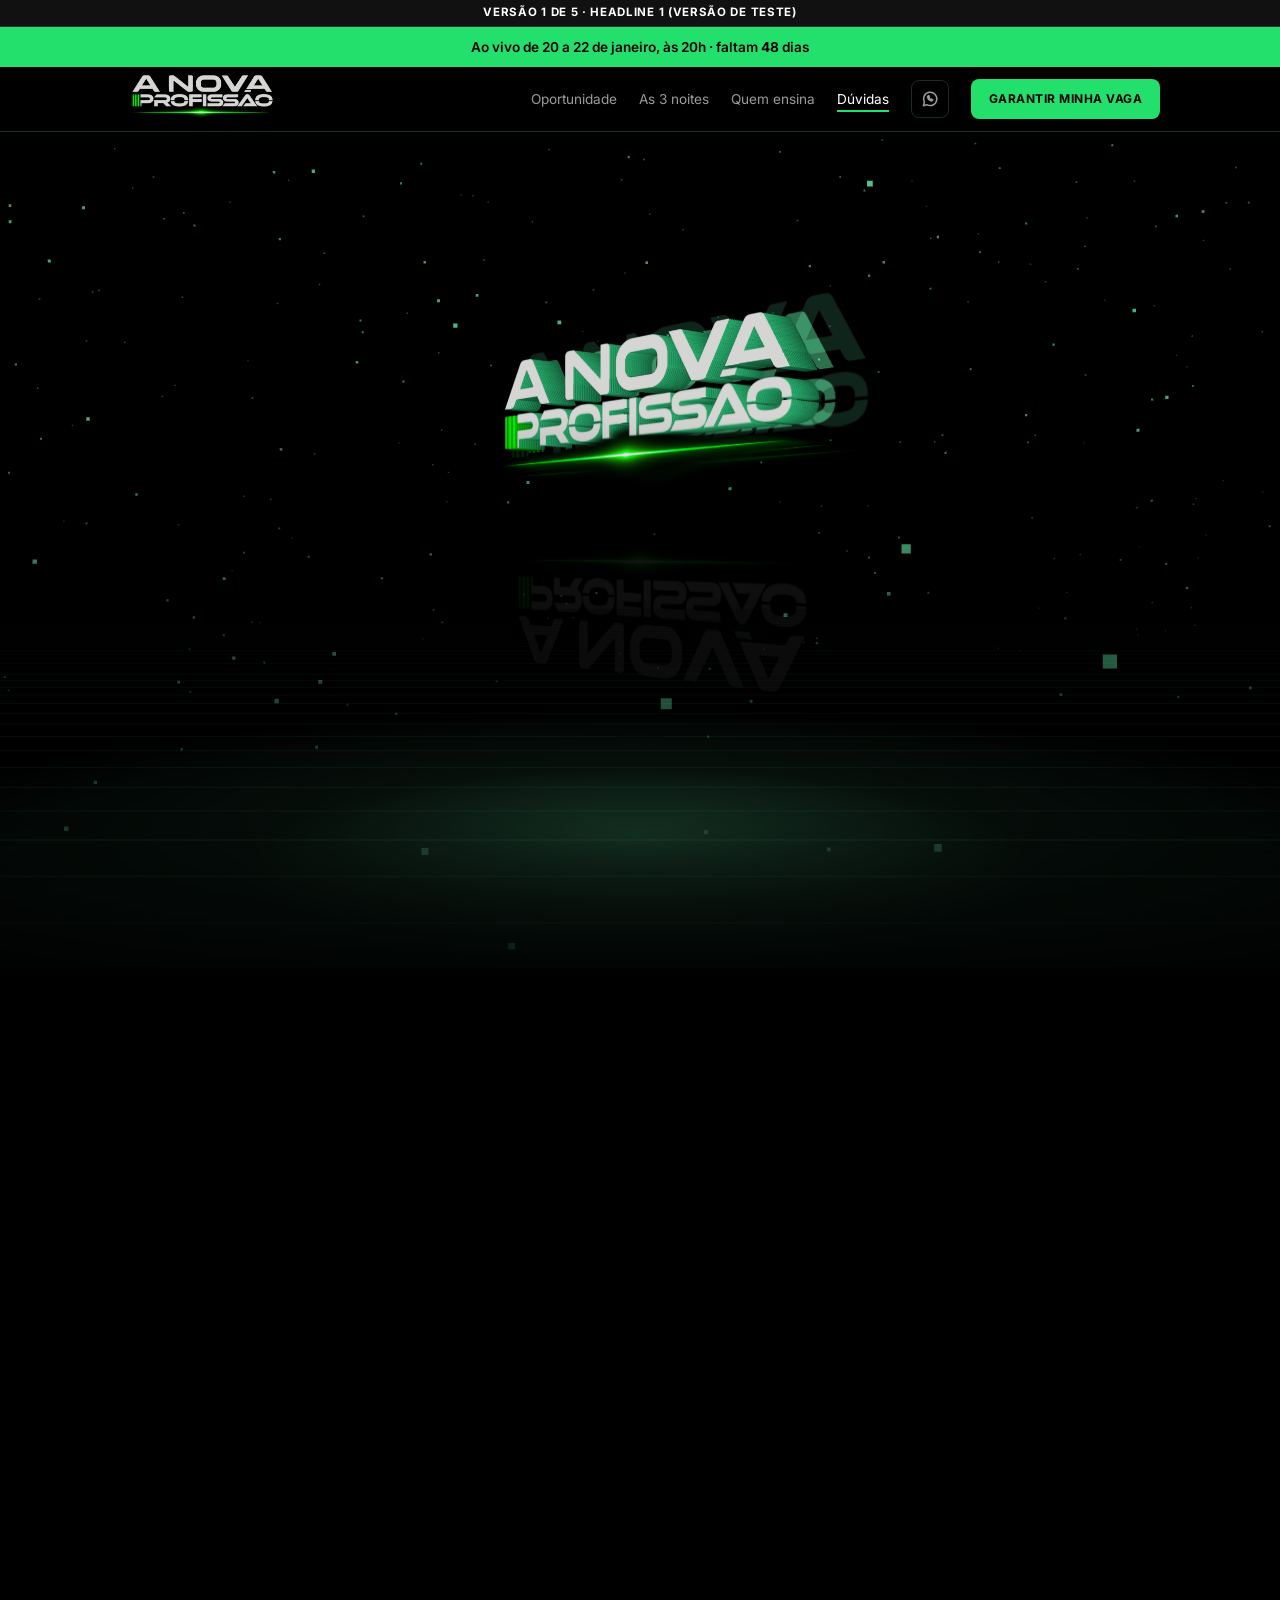
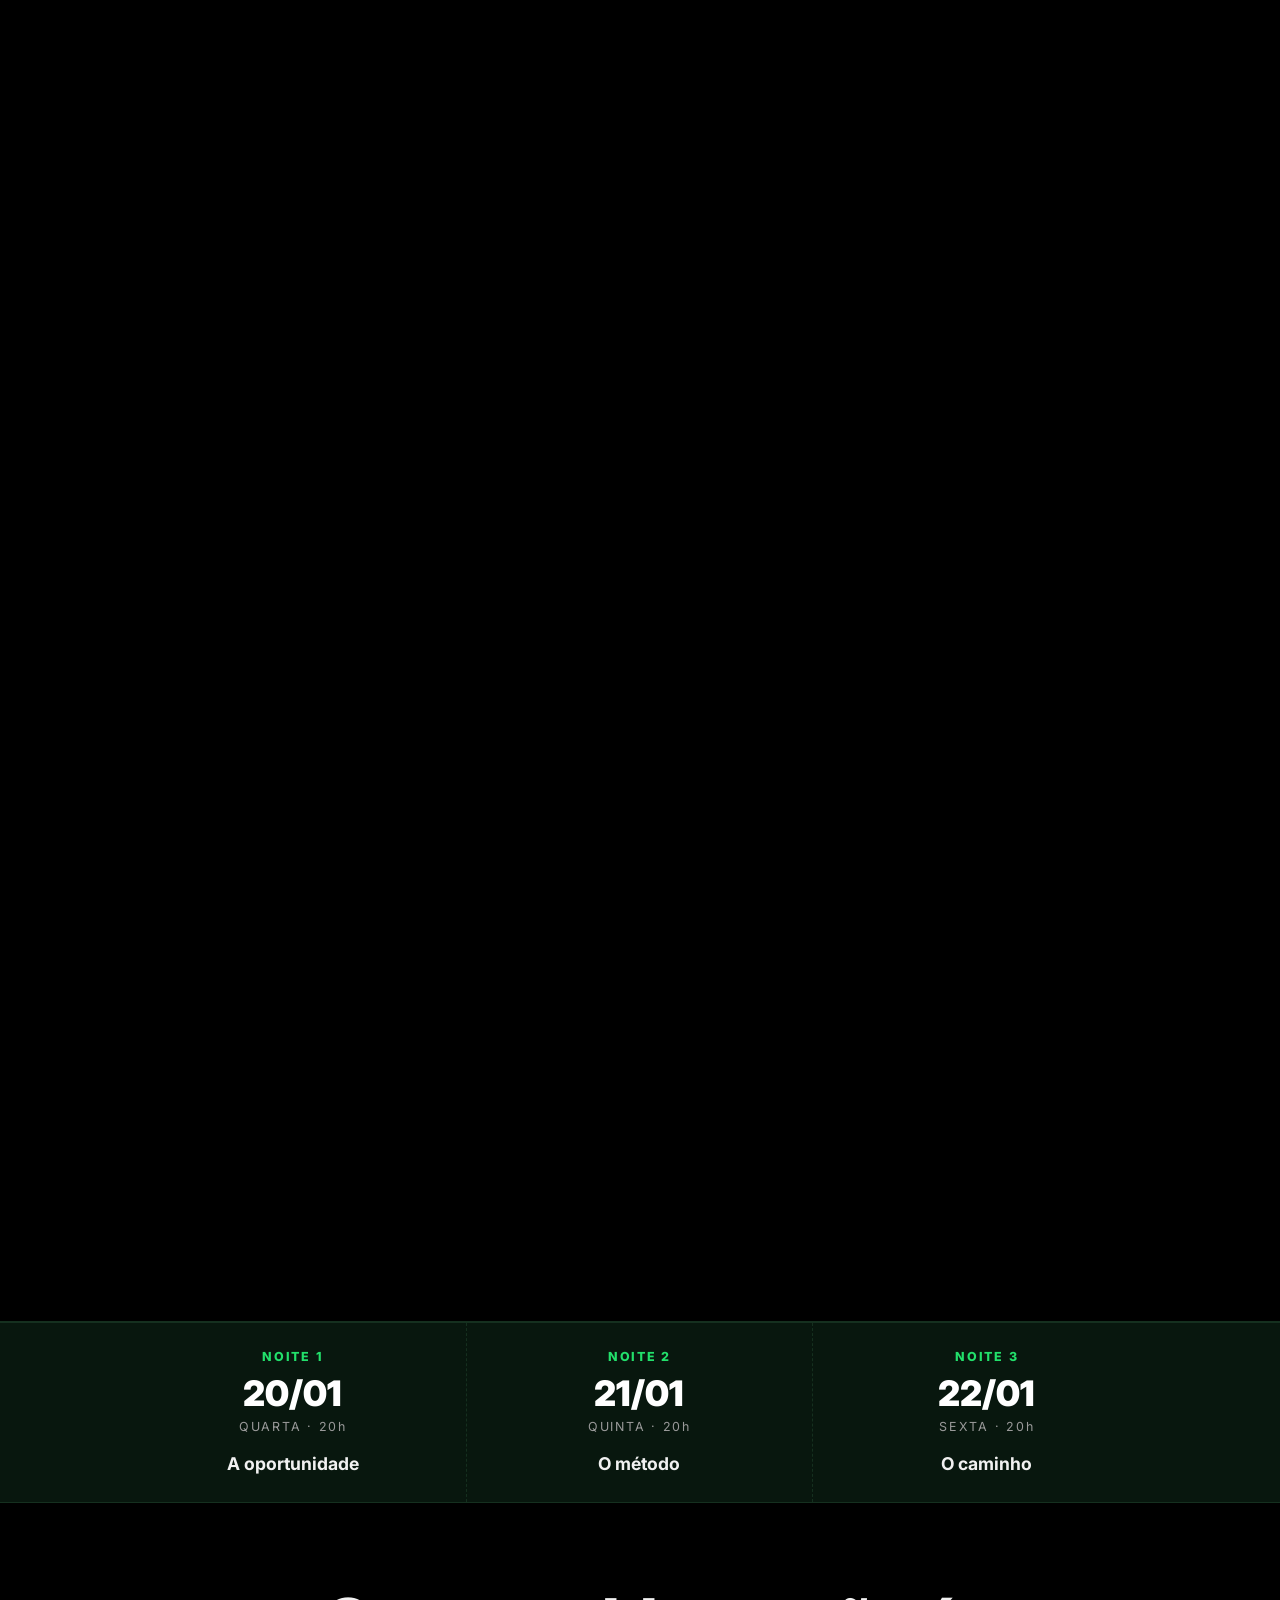
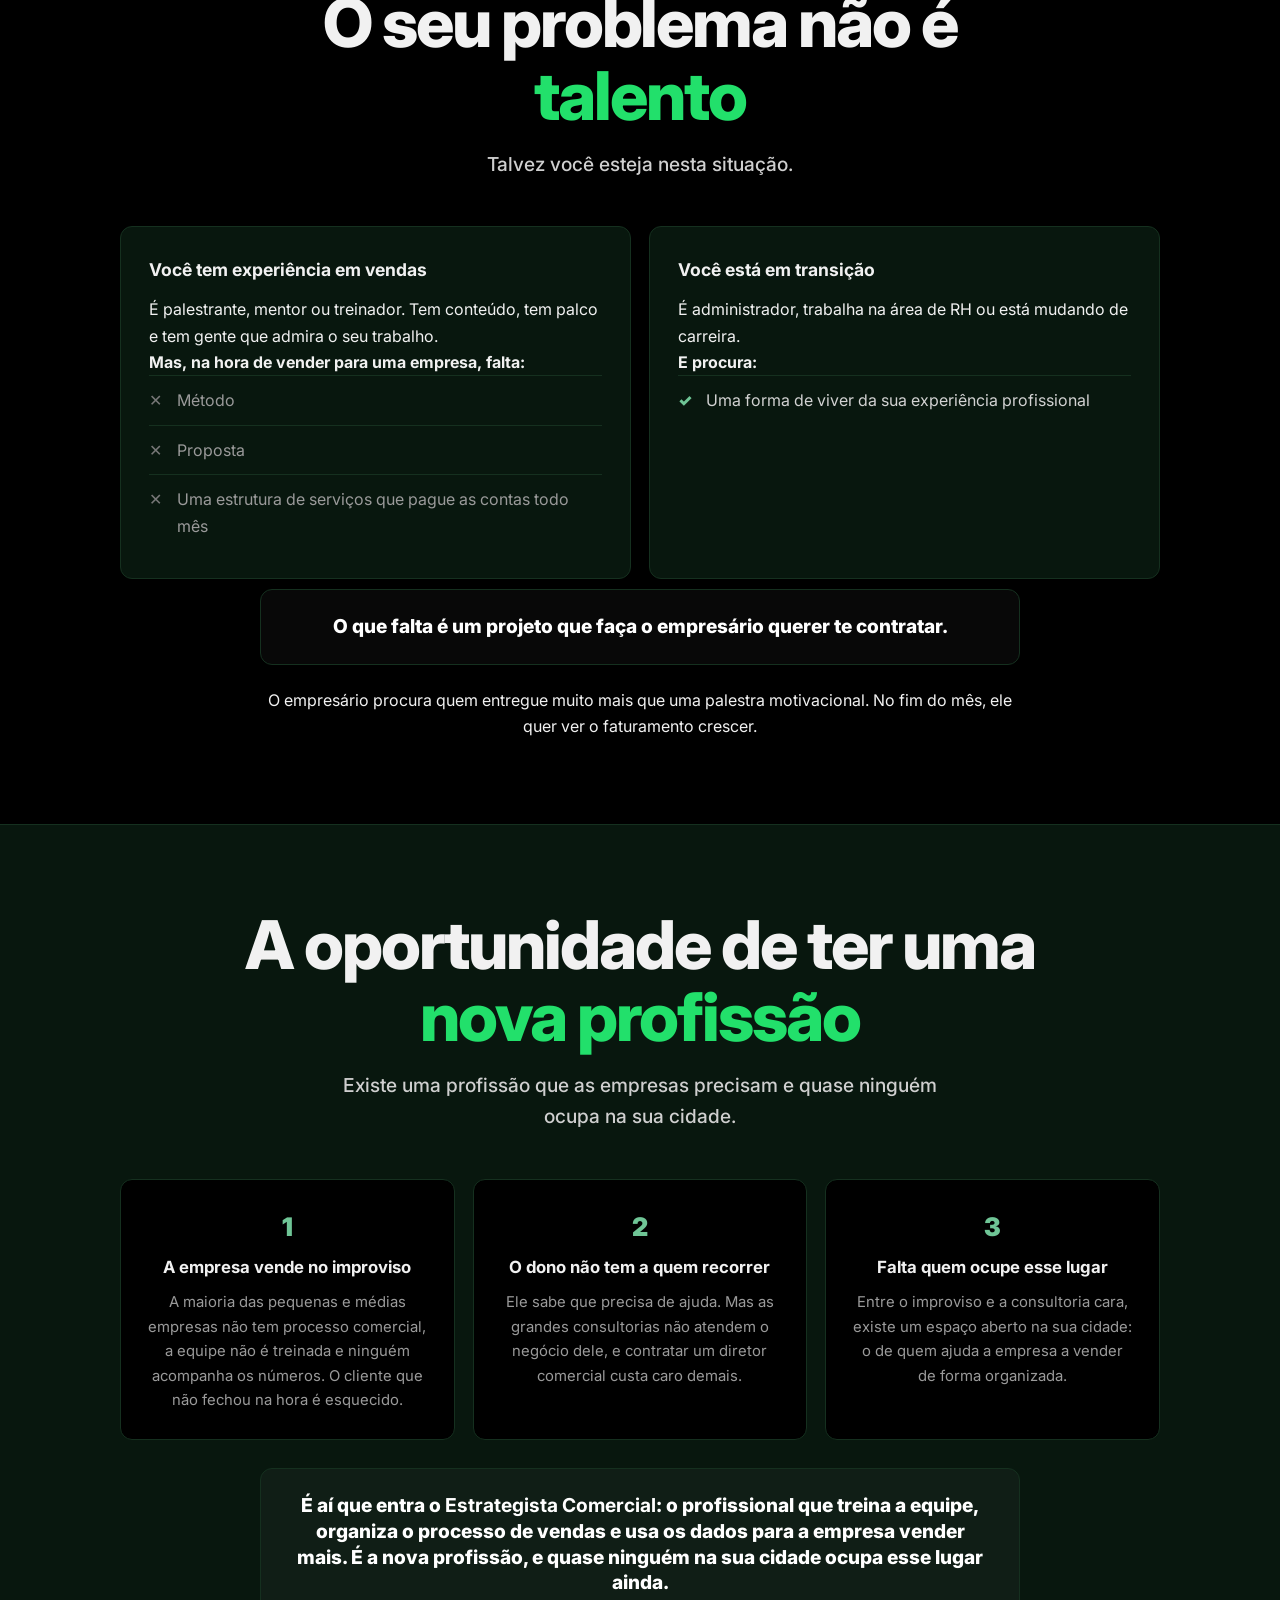
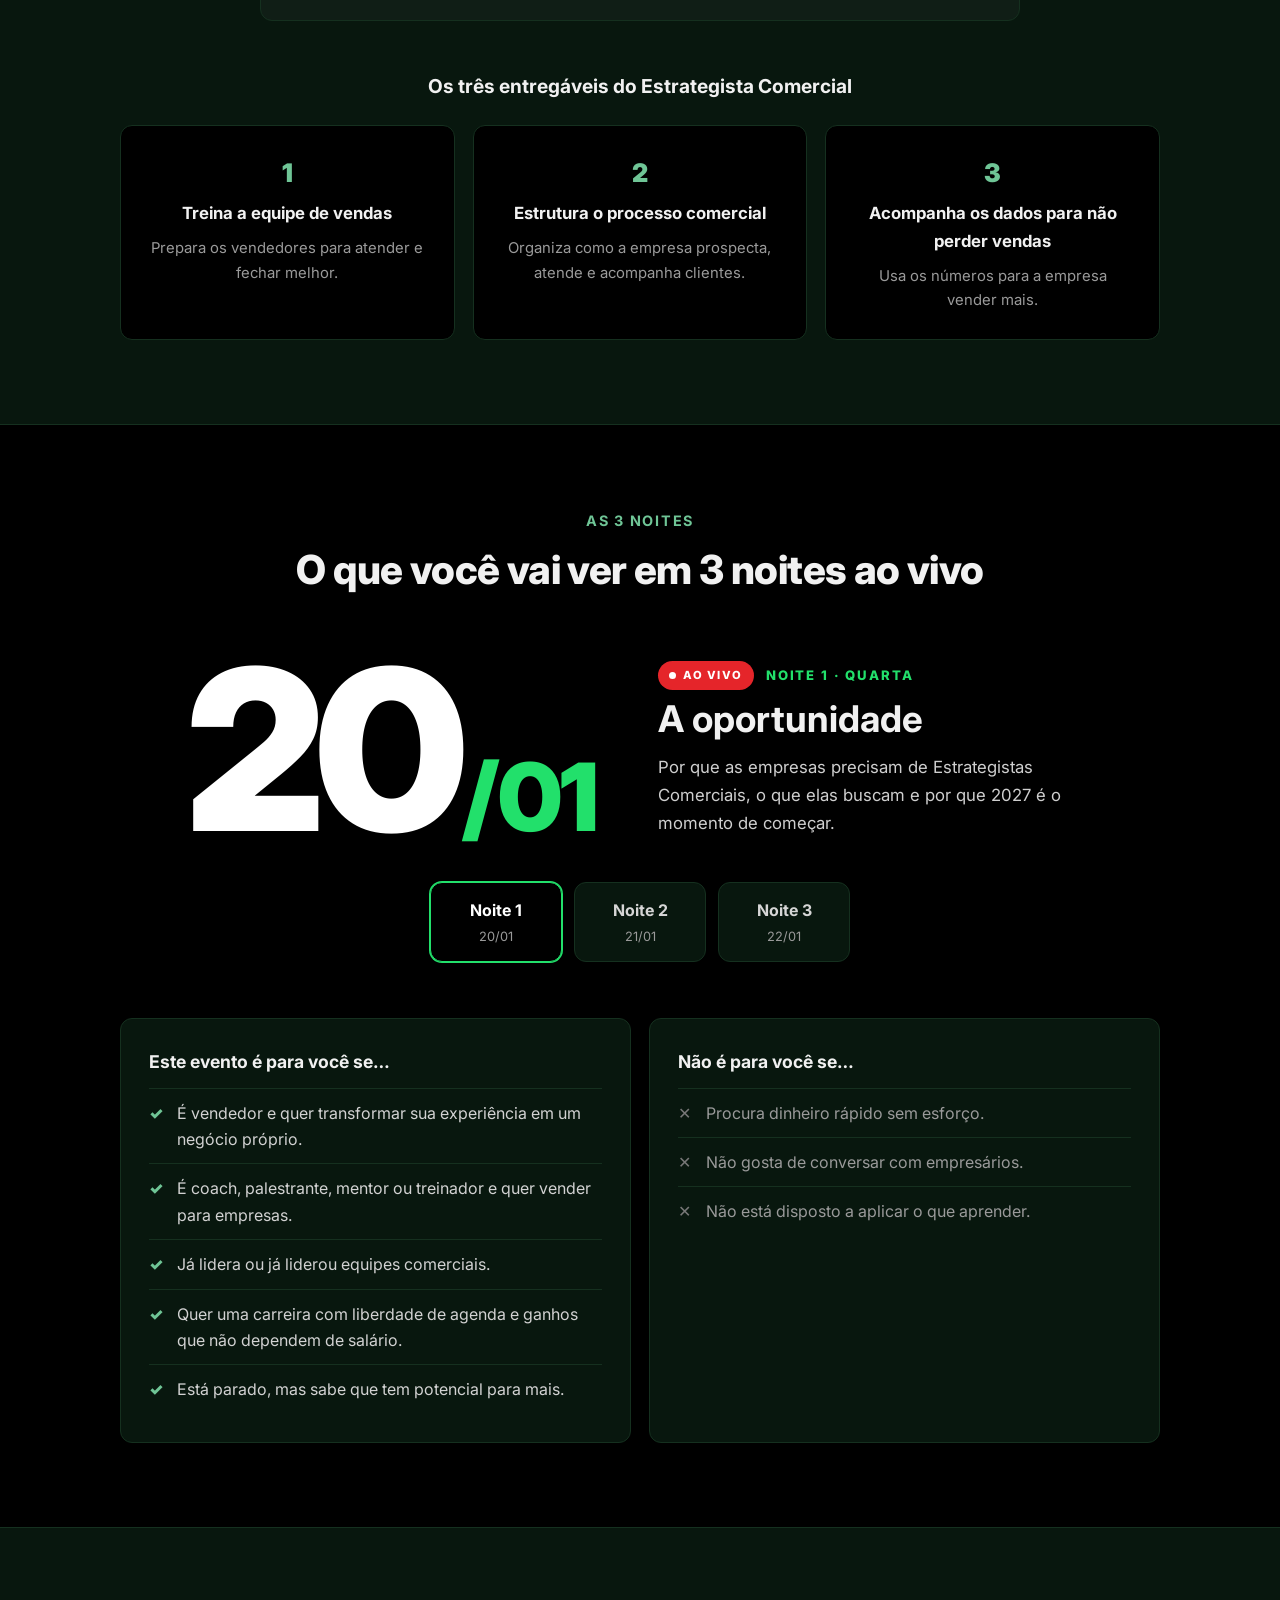
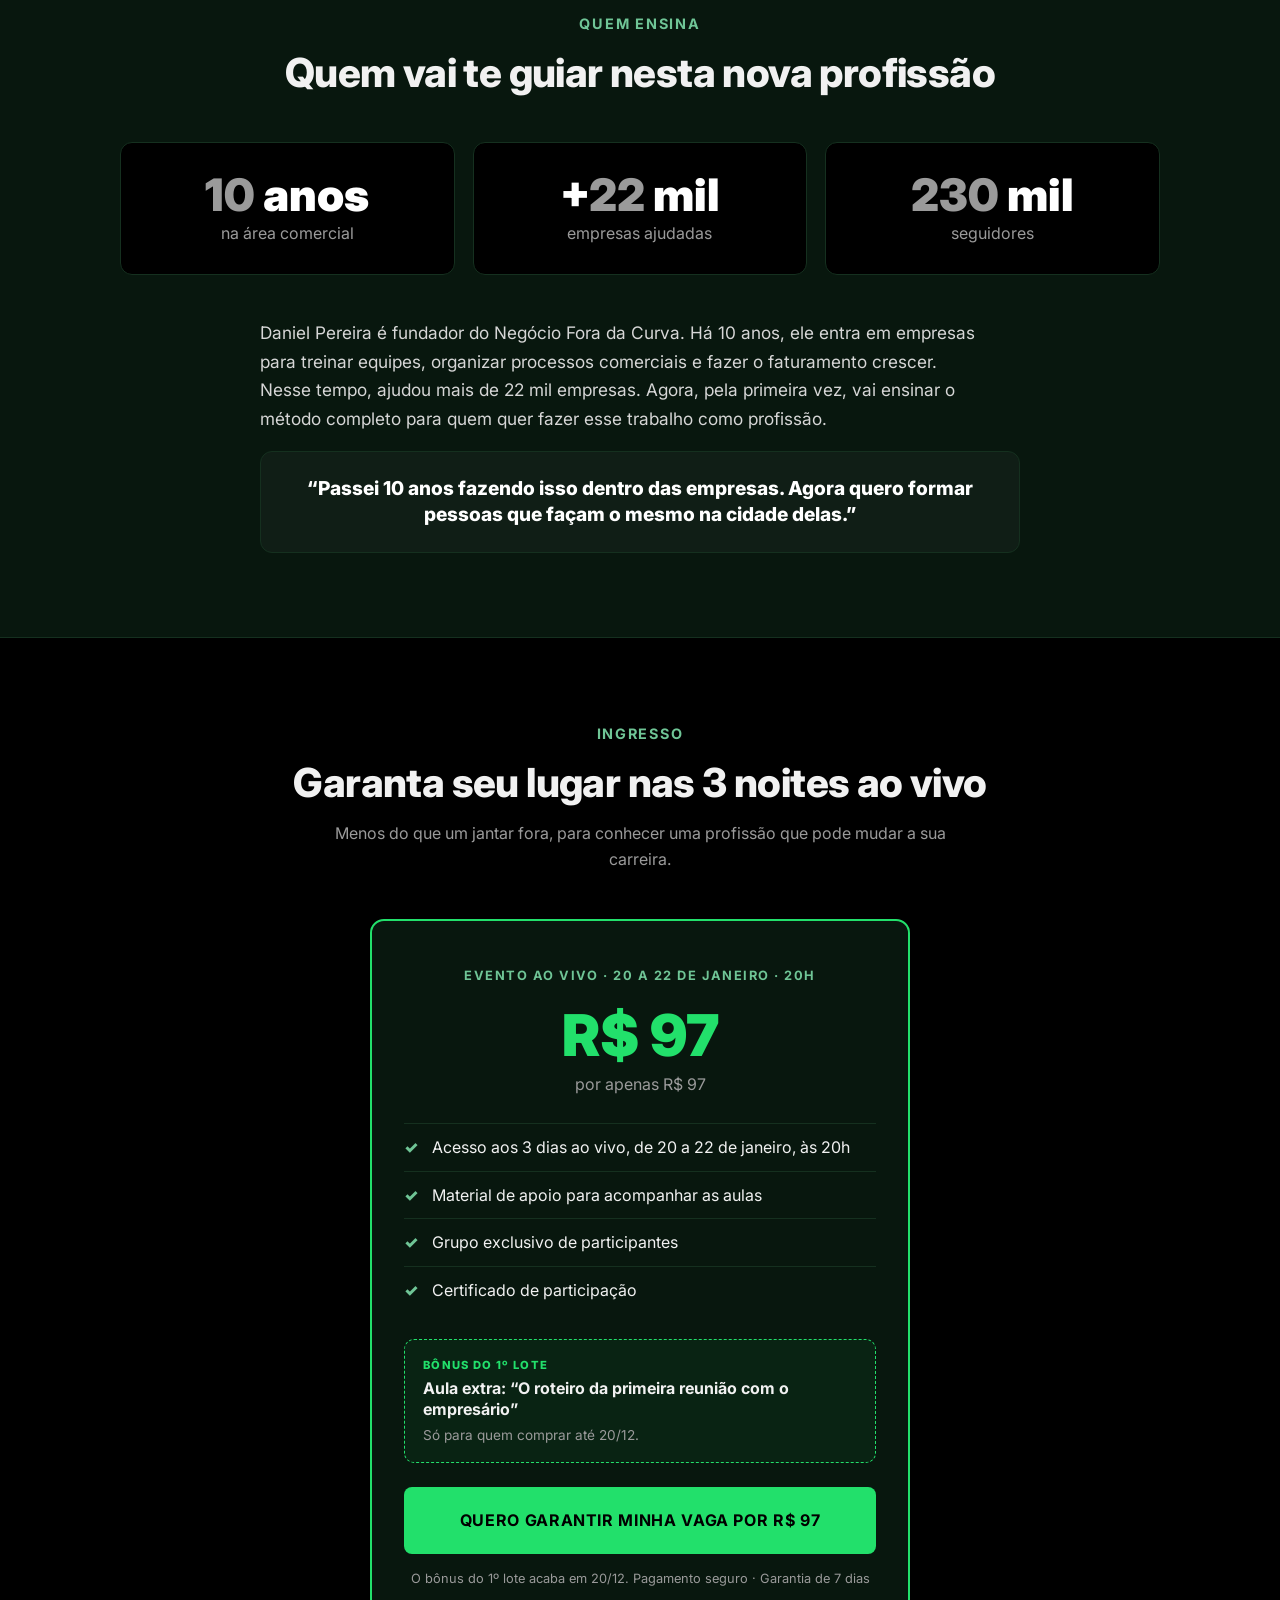
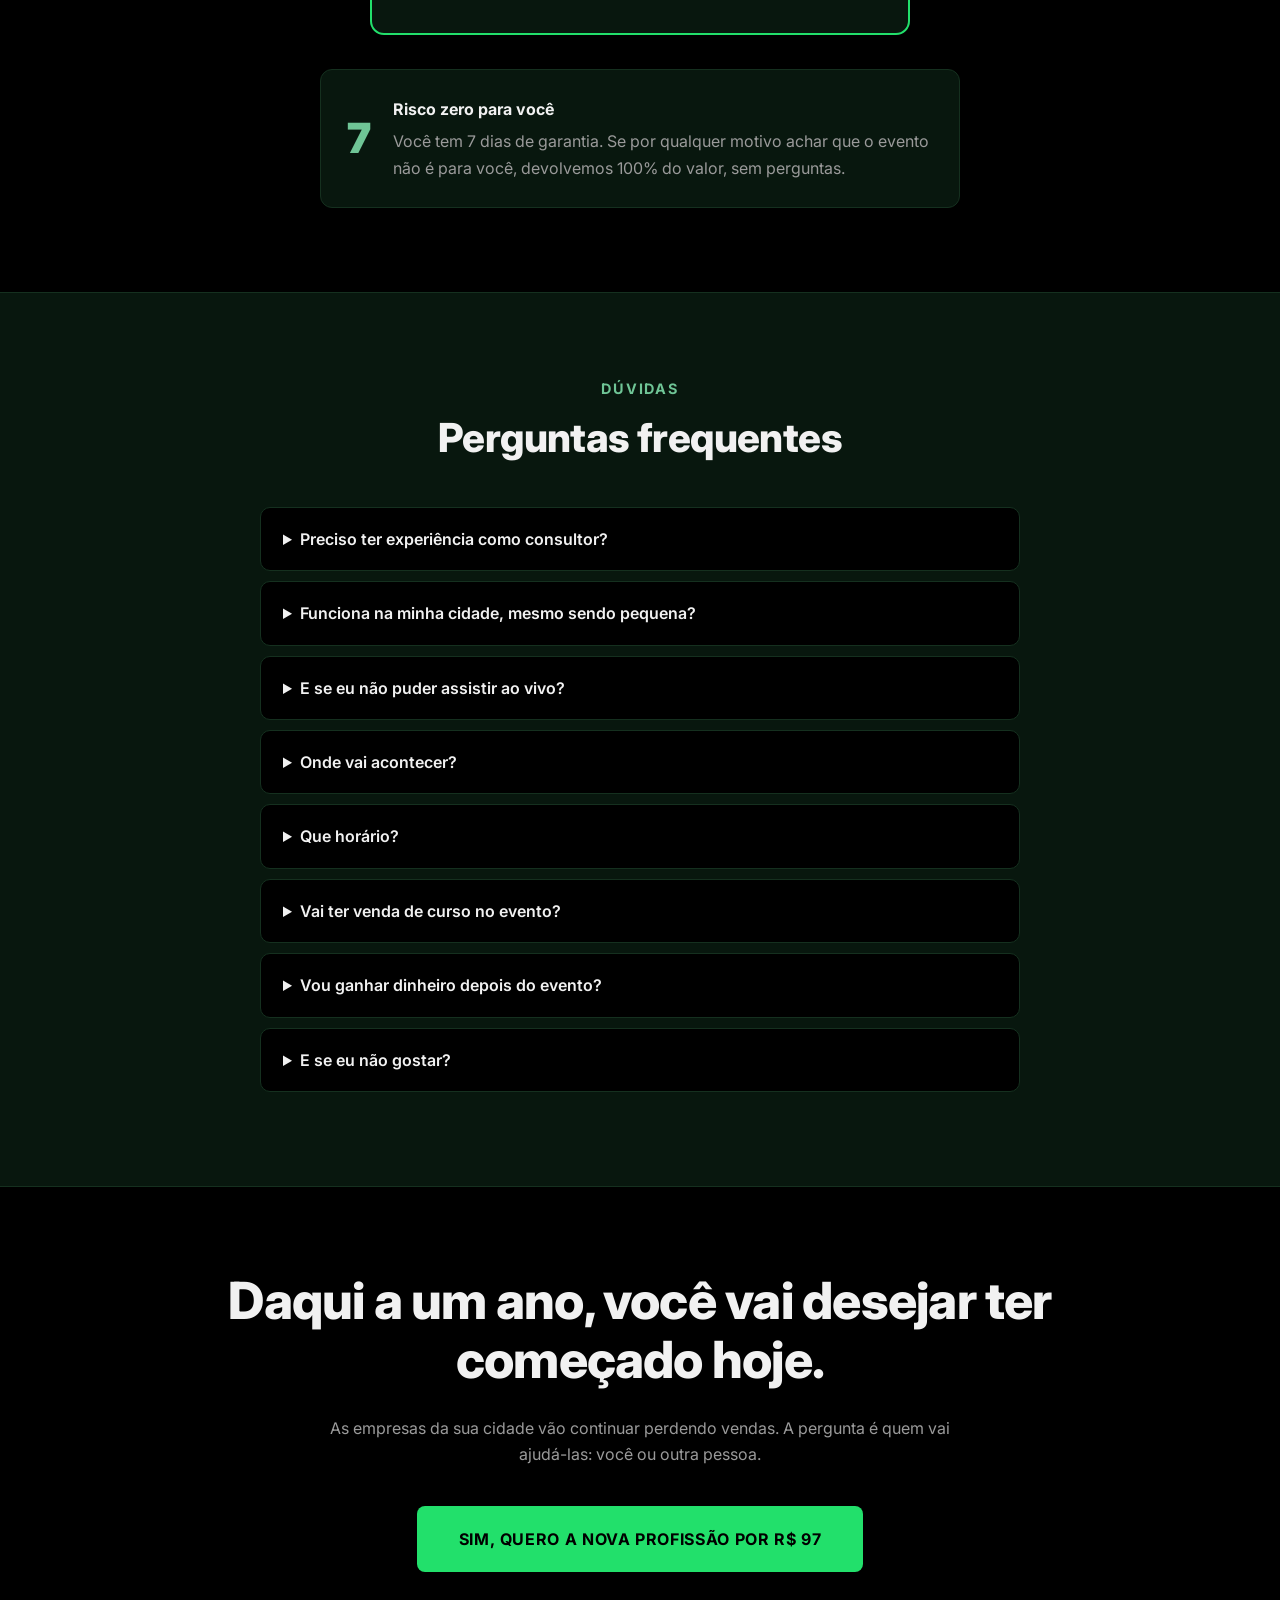
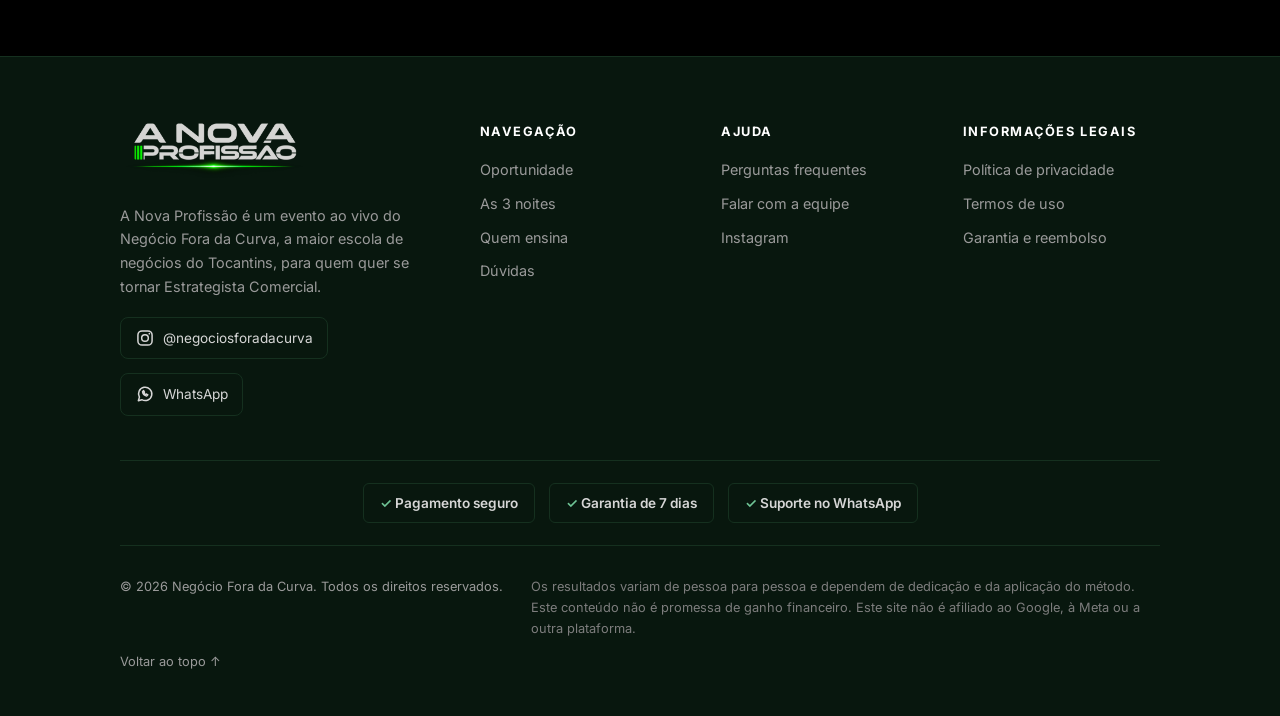
<file: site-97-verde/versao-1.html>
<!doctype html>
<html lang="pt-BR"><head>
<meta charset="utf-8"><meta name="viewport" content="width=device-width,initial-scale=1">
<title>A Nova Profissão: evento ao vivo de 20 a 22 de janeiro</title><meta name="description" content="Em 3 noites ao vivo, Daniel Pereira mostra o passo a passo para você se tornar um Estrategista Comercial e chegar ao seu primeiro contrato.">
<link rel="preconnect" href="https://fonts.googleapis.com"><link rel="preconnect" href="https://fonts.gstatic.com" crossorigin>
<link href="https://fonts.googleapis.com/css2?family=Inter:wght@400;600;700;800;900&display=swap" rel="stylesheet">
<link rel="stylesheet" href="style.css"><link rel="icon" href="icon.svg">
<style>:root{--accent:#22e06b;--sec:#08170e;--sec2:#15301f;--tint:#6fc596}</style>
</head><body class="ev">
<div class="vtag">Versão 1 de 5 · headline 1 (versão de teste)</div>
<div class="aviso"><div class="wrap"><span>Ao vivo de 20 a 22 de janeiro, às 20h · faltam <b id="dias">--</b> dias</span></div></div><script>(function(){var el=document.getElementById('dias');if(!el)return;var a=new Date('2027-01-20T20:00:00-03:00');var n=Math.ceil((a-new Date())/864e5);el.textContent=n>0?n:0;if(n<=0){el.parentNode.innerHTML='Evento ao vivo acontecendo agora';}})();</script>
<nav id="topo"><div class="wrap"><a class="logo" href="#"><img src="logo.png" alt="A Nova Profissão" height="52"></a><div class="links" id="links"><a href="#oportunidade">Oportunidade</a><a href="#dias">As 3 noites</a><a href="#mentor">Quem ensina</a><a href="#faq">Dúvidas</a><a class="zapl" href="https://wa.me/5500000000000" target="_blank" rel="noopener">Falar no WhatsApp</a><a class="zap" href="https://wa.me/5500000000000" target="_blank" rel="noopener" title="Falar no WhatsApp" aria-label="Falar no WhatsApp"><svg viewBox="0 0 24 24" width="20" height="20" fill="none" stroke="currentColor" stroke-width="1.8" stroke-linecap="round" stroke-linejoin="round" aria-hidden="true"><path d="M4 20l1.3-4.1A8 8 0 1 1 8.2 18.8L4 20z"/><path d="M9 9.2c.3 2.4 2.5 4.6 5 5.2l1.4-1.4-1.9-1-.9.7c-.8-.4-1.6-1.2-2-2l.7-.9-1-1.9L9 9.2z"/></svg></a><a class="btn sm" href="inscricao.html">Garantir minha vaga</a></div><button class="burger" onclick="document.getElementById('links').classList.toggle('open')" aria-label="Menu">☰</button></div></nav>

<div class="cena" id="cena"><div class="cena-sticky">
<canvas id="gl" aria-hidden="true"></canvas>
<div class="cena-vig"></div>
<div class="ov ov0" id="ov0"><div class="wrap"><span class="strip">Evento ao vivo e online · 3 noites</span></div></div>
<div class="ov ov1" id="ov1"><div class="wrap"><div class="sidelogo"><img src="logo.png" alt="A Nova Profissão"></div><div class="hl">
<span class="strip estatico">Evento ao vivo e online · 3 noites</span>
<h1>As empresas da sua cidade precisam de quem as ajude a vender. <em>Essa pessoa pode ser você.</em></h1>
<p class="sub">Em 3 noites ao vivo, Daniel Pereira, que em 10 anos já ajudou mais de 22 mil empresas, mostra o passo a passo para você se tornar um Estrategista Comercial, vender seu serviço para empresas e chegar ao seu primeiro contrato.</p>
<p class="cta-c"><a class="btn lg" href="inscricao.html">Quero garantir minha vaga</a></p>
<div class="trust"><span>Pagamento seguro</span><span>Garantia de 7 dias</span></div>
</div></div></div>
<div class="ov ov2" id="ov2"><div class="wrap"><span class="live-pill big">Ao vivo</span>
<div class="giant">20/01 · 21/01 · 22/01</div><p class="gsub">3 noites online · sempre às 20h (horário de Brasília)</p>
</div></div>
<div class="hint" id="hint"><span>Role para entrar</span><i></i></div>
</div></div>

<div class="ticket"><div class="wrap"><div class="tks"><div class="tk"><div class="dt"><i class="live-pill">Ao vivo</i><em class="nn">Noite 1</em><b>20/01</b><span>QUARTA · 20h</span></div><h3>A oportunidade</h3></div><div class="tk"><div class="dt"><i class="live-pill">Ao vivo</i><em class="nn">Noite 2</em><b>21/01</b><span>QUINTA · 20h</span></div><h3>O método</h3></div><div class="tk"><div class="dt"><i class="live-pill">Ao vivo</i><em class="nn">Noite 3</em><b>22/01</b><span>SEXTA · 20h</span></div><h3>O caminho</h3></div></div></div></div>

<section id="situacao"><div class="wrap">
<div class="hd hd-big"><h2>O seu problema não é <em>talento</em></h2><p class="lead">Talvez você esteja nesta situação.</p></div>
<div class="split">
<div class="box"><h3>Você tem experiência em vendas</h3><p>É palestrante, mentor ou treinador. Tem conteúdo, tem palco e tem gente que admira o seu trabalho.</p><p><b>Mas, na hora de vender para uma empresa, falta:</b></p><ul class="lst no"><li>Método</li><li>Proposta</li><li>Uma estrutura de serviços que pague as contas todo mês</li></ul></div>
<div class="box"><h3>Você está em transição</h3><p>É administrador, trabalha na área de RH ou está mudando de carreira.</p><p><b>E procura:</b></p><ul class="lst yes"><li>Uma forma de viver da sua experiência profissional</li></ul></div>
</div>
<p class="callout col">O que falta é um projeto que faça o empresário querer te contratar.</p>
<p class="col prose" style="margin-top:22px;text-align:center">O empresário procura quem entregue muito mais que uma palestra motivacional. No fim do mês, ele quer ver o faturamento crescer.</p>
</div></section>

<section id="oportunidade"><div class="wrap">
<div class="hd hd-big"><h2>A oportunidade de ter uma <em>nova profissão</em></h2><p class="lead">Existe uma profissão que as empresas precisam e quase ninguém ocupa na sua cidade.</p></div>
<div class="grid3"><div class="card"><div class="n">1</div><h3>A empresa vende no improviso</h3><p>A maioria das pequenas e médias empresas não tem processo comercial, a equipe não é treinada e ninguém acompanha os números. O cliente que não fechou na hora é esquecido.</p></div><div class="card"><div class="n">2</div><h3>O dono não tem a quem recorrer</h3><p>Ele sabe que precisa de ajuda. Mas as grandes consultorias não atendem o negócio dele, e contratar um diretor comercial custa caro demais.</p></div><div class="card"><div class="n">3</div><h3>Falta quem ocupe esse lugar</h3><p>Entre o improviso e a consultoria cara, existe um espaço aberto na sua cidade: o de quem ajuda a empresa a vender de forma organizada.</p></div></div>
<p class="callout col" style="margin-top:28px">É aí que entra o <b>Estrategista Comercial</b>: o profissional que treina a equipe, organiza o processo de vendas e usa os dados para a empresa vender mais. É a nova profissão, e quase ninguém na sua cidade ocupa esse lugar ainda.</p>
<h3 class="h3c">Os três entregáveis do Estrategista Comercial</h3>
<div class="grid3"><div class="card"><div class="n">1</div><h3>Treina a equipe de vendas</h3><p>Prepara os vendedores para atender e fechar melhor.</p></div><div class="card"><div class="n">2</div><h3>Estrutura o processo comercial</h3><p>Organiza como a empresa prospecta, atende e acompanha clientes.</p></div><div class="card"><div class="n">3</div><h3>Acompanha os dados para não perder vendas</h3><p>Usa os números para a empresa vender mais.</p></div></div>
</div></section>

<section id="dias"><div class="wrap">
<div class="hd"><span class="label">As 3 noites</span><h2>O que você vai ver em 3 noites ao vivo</h2></div>
<div class="dscene" id="dscene"><div class="dbig" id="dbig">20<em>/01</em></div><div class="dtxt"><small id="dsmall"><i class="live-pill">Ao vivo</i> Noite 1 · Quarta</small><h3 id="dtitle">A oportunidade</h3><p id="dtext">Por que as empresas precisam de Estrategistas Comerciais, o que elas buscam e por que 2027 é o momento de começar.</p></div></div><div class="dchips"><button type="button" class="on" data-n="20" data-w="Noite 1 · Quarta" data-t="A oportunidade" data-x="Por que as empresas precisam de Estrategistas Comerciais, o que elas buscam e por que 2027 é o momento de começar." aria-pressed="true"><b>Noite 1</b><span>20/01</span></button><button type="button" class="" data-n="21" data-w="Noite 2 · Quinta" data-t="O método" data-x="Os três entregáveis do Estrategista Comercial (treinar a equipe, estruturar o processo e usar os dados), mostrados em um caso real." aria-pressed="false"><b>Noite 2</b><span>21/01</span></button><button type="button" class="" data-n="22" data-w="Noite 3 · Sexta" data-t="O caminho" data-x="Como sair do zero e chegar ao primeiro contrato: onde encontrar, como abordar e como fechar a primeira empresa da sua cidade. Nesta noite, Daniel também apresenta a formação online O Estrategista Comercial, para quem quiser continuar com acompanhamento." aria-pressed="false"><b>Noite 3</b><span>22/01</span></button></div>
<div class="split" style="margin-top:56px">
<div class="box"><h3>Este evento é para você se…</h3><ul class="lst yes"><li>É vendedor e quer transformar sua experiência em um negócio próprio.</li><li>É coach, palestrante, mentor ou treinador e quer vender para empresas.</li><li>Já lidera ou já liderou equipes comerciais.</li><li>Quer uma carreira com liberdade de agenda e ganhos que não dependem de salário.</li><li>Está parado, mas sabe que tem potencial para mais.</li></ul></div>
<div class="box"><h3>Não é para você se…</h3><ul class="lst no"><li>Procura dinheiro rápido sem esforço.</li><li>Não gosta de conversar com empresários.</li><li>Não está disposto a aplicar o que aprender.</li></ul></div>
</div></div></section>

<section id="mentor"><div class="wrap">
<div class="hd"><span class="label">Quem ensina</span><h2>Quem vai te guiar nesta nova profissão</h2></div>
<div class="grid3 stt"><div class="st"><strong><span data-to="10">10</span> anos</strong><span>na área comercial</span></div><div class="st"><strong>+<span data-to="22">22</span> mil</strong><span>empresas ajudadas</span></div><div class="st"><strong><span data-to="230">230</span> mil</strong><span>seguidores</span></div></div>
<div class="col prose" style="margin-top:44px"><p>Daniel Pereira é fundador do Negócio Fora da Curva. Há 10 anos, ele entra em empresas para treinar equipes, organizar processos comerciais e fazer o faturamento crescer. Nesse tempo, ajudou mais de 22 mil empresas. Agora, pela primeira vez, vai ensinar o método completo para quem quer fazer esse trabalho como profissão.</p></div>
<p class="callout col">“Passei 10 anos fazendo isso dentro das empresas. Agora quero formar pessoas que façam o mesmo na cidade delas.”</p>
<!-- PROVA SOCIAL ("O que dizem os empresarios que aplicaram o metodo"): inserir aqui apenas depoimentos reais e com autorizacao de uso de imagem assinada
     (video de empresario do varejo, empresario de servicos, prints de mensagens, fotos de palestras com plateia cheia). -->
</div></section>

<section id="oferta"><div class="wrap">
<div class="hd"><span class="label">Ingresso</span><h2>Garanta seu lugar nas 3 noites ao vivo</h2><p class="lead">Menos do que um jantar fora, para conhecer uma profissão que pode mudar a sua carreira.</p></div>
<div class="offer"><span class="tag">Evento ao vivo · 20 a 22 de janeiro · 20h</span>
<div class="price">R$ 97</div><div class="pn">por apenas R$ 97</div>
<ul><li>Acesso aos 3 dias ao vivo, de 20 a 22 de janeiro, às 20h</li><li>Material de apoio para acompanhar as aulas</li><li>Grupo exclusivo de participantes</li><li>Certificado de participação</li></ul>
<div class="bonus1"><small>Bônus do 1º lote</small><b>Aula extra: “O roteiro da primeira reunião com o empresário”</b><span>Só para quem comprar até 20/12.</span></div>
<a class="btn lg" href="inscricao.html">Quero garantir minha vaga por R$ 97</a><div class="s">O bônus do 1º lote acaba em 20/12. Pagamento seguro · Garantia de 7 dias</div></div>
<div class="guar" style="margin-top:34px"><b>7</b><div><strong>Risco zero para você</strong><p style="color:var(--muted);margin-top:6px">Você tem 7 dias de garantia. Se por qualquer motivo achar que o evento não é para você, devolvemos 100% do valor, sem perguntas.</p></div></div>
</div></section>

<section id="faq"><div class="wrap"><div class="hd"><span class="label">Dúvidas</span><h2>Perguntas frequentes</h2></div><div class="faq col"><details><summary>Preciso ter experiência como consultor?</summary><p>Não. O evento começa do zero e mostra o caminho completo, da primeira conversa ao primeiro contrato.</p></details><details><summary>Funciona na minha cidade, mesmo sendo pequena?</summary><p>Sim. Toda cidade tem empresas que precisam vender mais, e em cidades menores há menos concorrência de consultores.</p></details><details><summary>E se eu não puder assistir ao vivo?</summary><p>Você pode adicionar as gravações dos 3 dias na hora da compra. O replay da última noite fica disponível para todos os participantes até 28/01.</p></details><details><summary>Onde vai acontecer?</summary><p>Online, em uma área exclusiva para participantes. O acesso chega por e-mail e WhatsApp logo após a compra.</p></details><details><summary>Que horário?</summary><p>De 20 a 22 de janeiro, às 20h, horário de Brasília. Cada noite tem cerca de 2 horas.</p></details><details><summary>Vai ter venda de curso no evento?</summary><p>Sim. Nas noites 1 e 2 o foco é o conteúdo. Na noite 3, Daniel apresenta a formação online O Estrategista Comercial, para quem quiser continuar. A compra é opcional, e o conteúdo do evento vale por si.</p></details><details><summary>Vou ganhar dinheiro depois do evento?</summary><p>O evento mostra o método e o caminho para fechar seus primeiros contratos. O resultado depende da sua dedicação e da aplicação do que você aprender.</p></details><details><summary>E se eu não gostar?</summary><p>Você tem 7 dias de garantia e recebe 100% do valor de volta.</p></details></div></div></section>

<section class="final"><div class="wrap"><h2>Daqui a um ano, você vai desejar ter começado hoje.</h2>
<p class="lead">As empresas da sua cidade vão continuar perdendo vendas. A pergunta é quem vai ajudá-las: você ou outra pessoa.</p>
<p class="cta-c"><a class="btn lg" href="inscricao.html">Sim, quero a nova profissão por R$ 97</a></p></div></section>

<footer class="rod"><div class="wrap">
<div class="rg">
<div class="rc rbrand"><div class="flogo"><img src="logo.png" alt="A Nova Profissão" height="52"></div><p>A Nova Profissão é um evento ao vivo do Negócio Fora da Curva, a maior escola de negócios do Tocantins, para quem quer se tornar Estrategista Comercial.</p>
<div class="soc"><a href="https://instagram.com/negociosforadacurva" target="_blank" rel="noopener" aria-label="Instagram"><svg viewBox="0 0 24 24" width="20" height="20" fill="none" stroke="currentColor" stroke-width="1.8" aria-hidden="true"><rect x="3.5" y="3.5" width="17" height="17" rx="5"/><circle cx="12" cy="12" r="4"/><circle cx="17.2" cy="6.8" r="1" fill="currentColor" stroke="none"/></svg><span>@negociosforadacurva</span></a>
<a href="https://wa.me/5500000000000" target="_blank" rel="noopener" aria-label="WhatsApp"><svg viewBox="0 0 24 24" width="20" height="20" fill="none" stroke="currentColor" stroke-width="1.8" stroke-linecap="round" stroke-linejoin="round" aria-hidden="true"><path d="M4 20l1.3-4.1A8 8 0 1 1 8.2 18.8L4 20z"/><path d="M9 9.2c.3 2.4 2.5 4.6 5 5.2l1.4-1.4-1.9-1-.9.7c-.8-.4-1.6-1.2-2-2l.7-.9-1-1.9L9 9.2z"/></svg><span>WhatsApp</span></a></div></div>
<div class="rc"><h5>Navegação</h5><ul><li><a href="#oportunidade">Oportunidade</a></li><li><a href="#dias">As 3 noites</a></li><li><a href="#mentor">Quem ensina</a></li><li><a href="#faq">Dúvidas</a></li></ul></div>
<div class="rc"><h5>Ajuda</h5><ul><li><a href="#faq">Perguntas frequentes</a></li>
<li><a href="https://wa.me/5500000000000" target="_blank" rel="noopener">Falar com a equipe</a></li>
<li><a href="https://instagram.com/negociosforadacurva" target="_blank" rel="noopener">Instagram</a></li></ul></div>
<div class="rc"><h5>Informações legais</h5><ul><li><a href="#">Política de privacidade</a></li><li><a href="#">Termos de uso</a></li><li><a href="#">Garantia e reembolso</a></li></ul></div>
</div>
<div class="selos"><span>Pagamento seguro</span><span>Garantia de 7 dias</span><span>Suporte no WhatsApp</span></div>
<div class="rbot"><p>© 2026 Negócio Fora da Curva. Todos os direitos reservados.</p>
<p class="rdisc">Os resultados variam de pessoa para pessoa e dependem de dedicação e da aplicação do método. Este conteúdo não é promessa de ganho financeiro. Este site não é afiliado ao Google, à Meta ou a outra plataforma.</p>
<a class="up" href="#topo">Voltar ao topo ↑</a></div>
</div></footer>
<div class="fix"><b>R$ 97</b><a class="btn sm" href="inscricao.html">Garantir vaga</a></div>
<script src="three.min.js" defer></script>
<script src="cena3d.js" defer></script>
<script src="interativo.js" defer></script>
<script>document.querySelectorAll('#links a').forEach(function(a){a.addEventListener('click',function(){document.getElementById('links').classList.remove('open')})});</script>
</body></html>
</file>
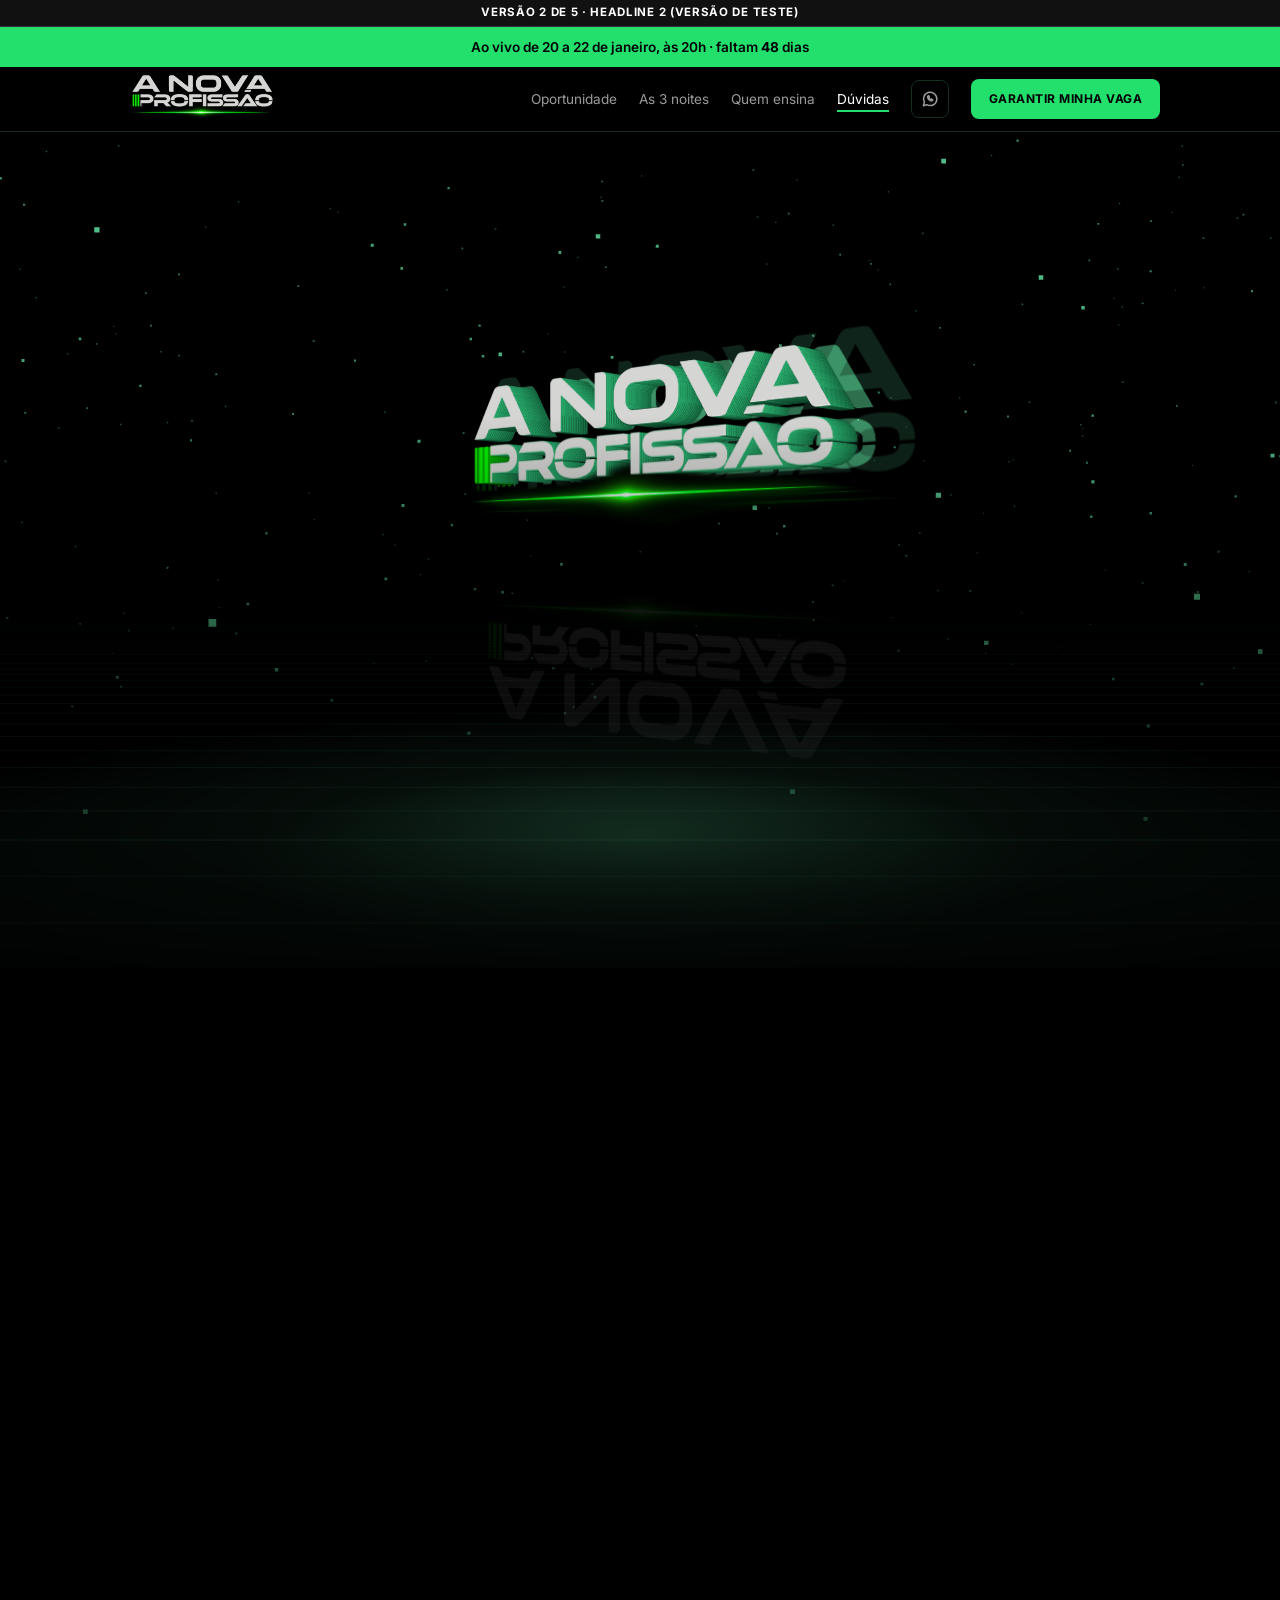
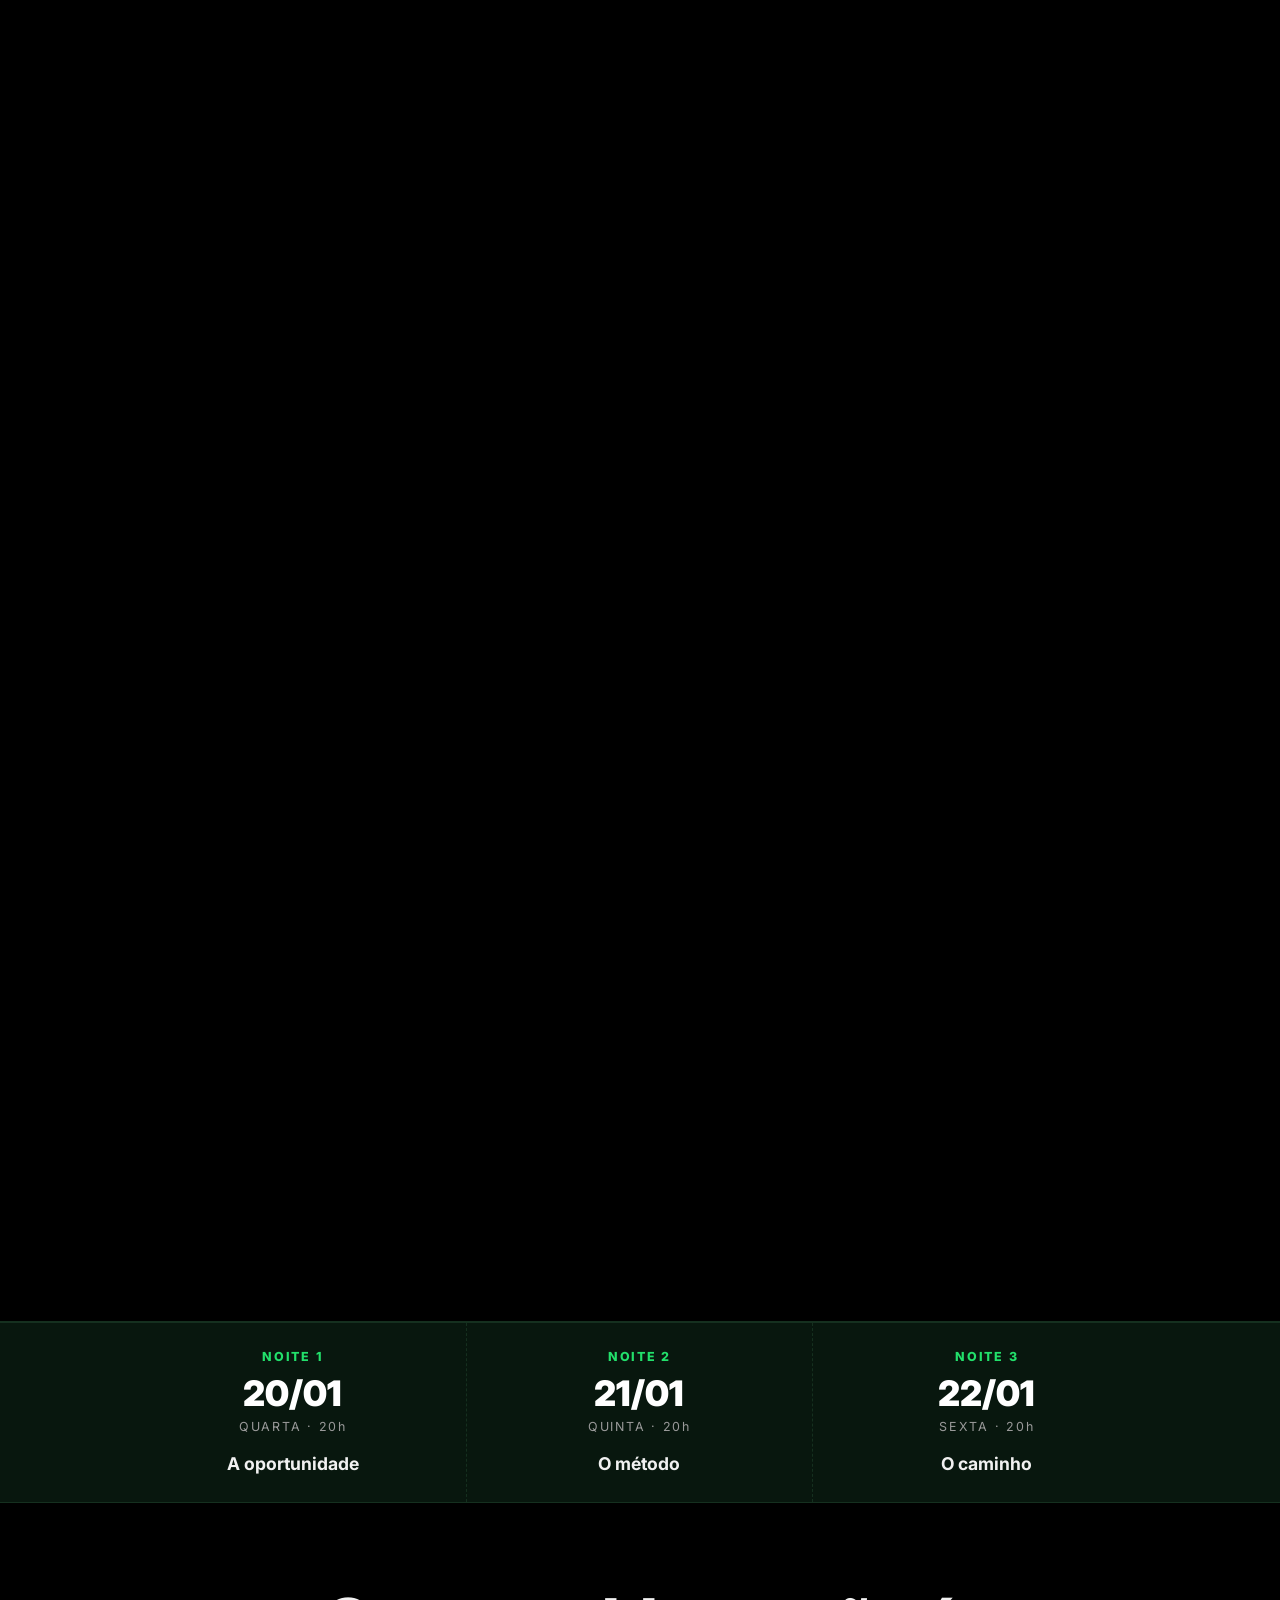
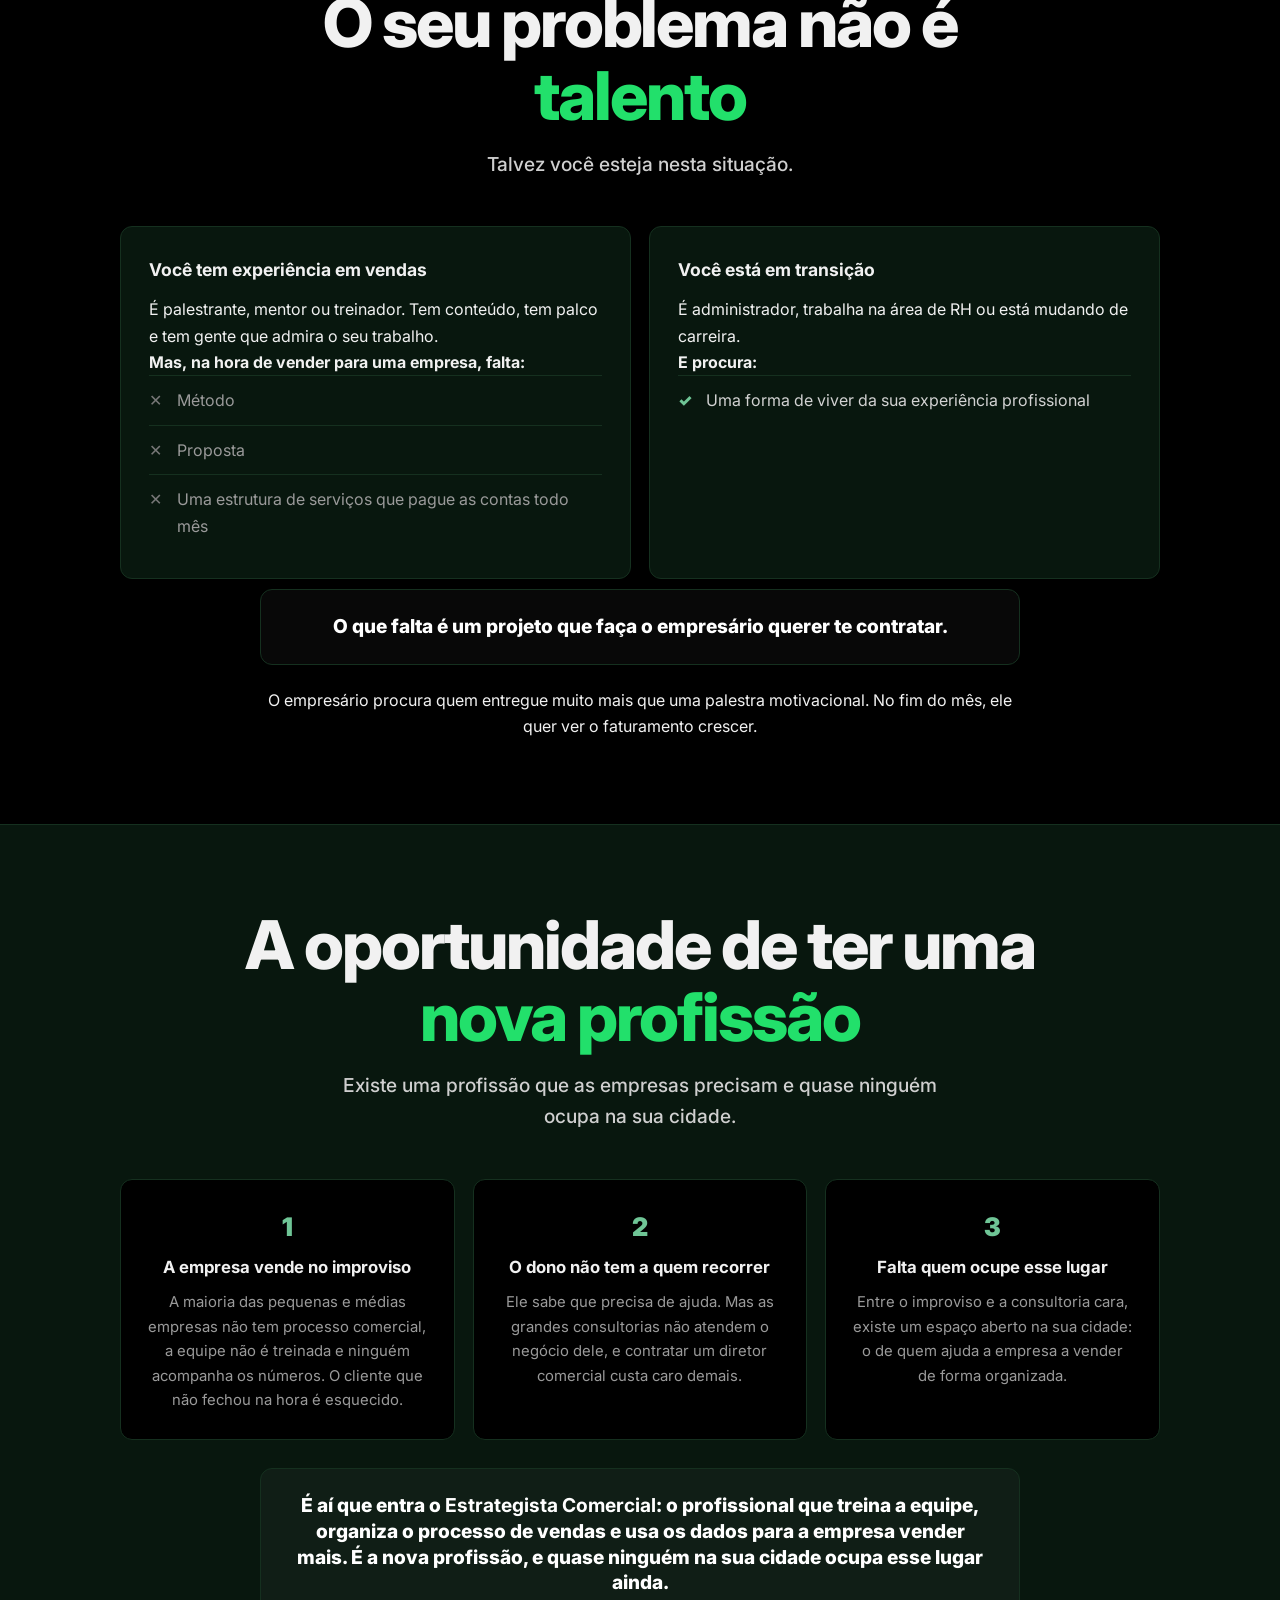
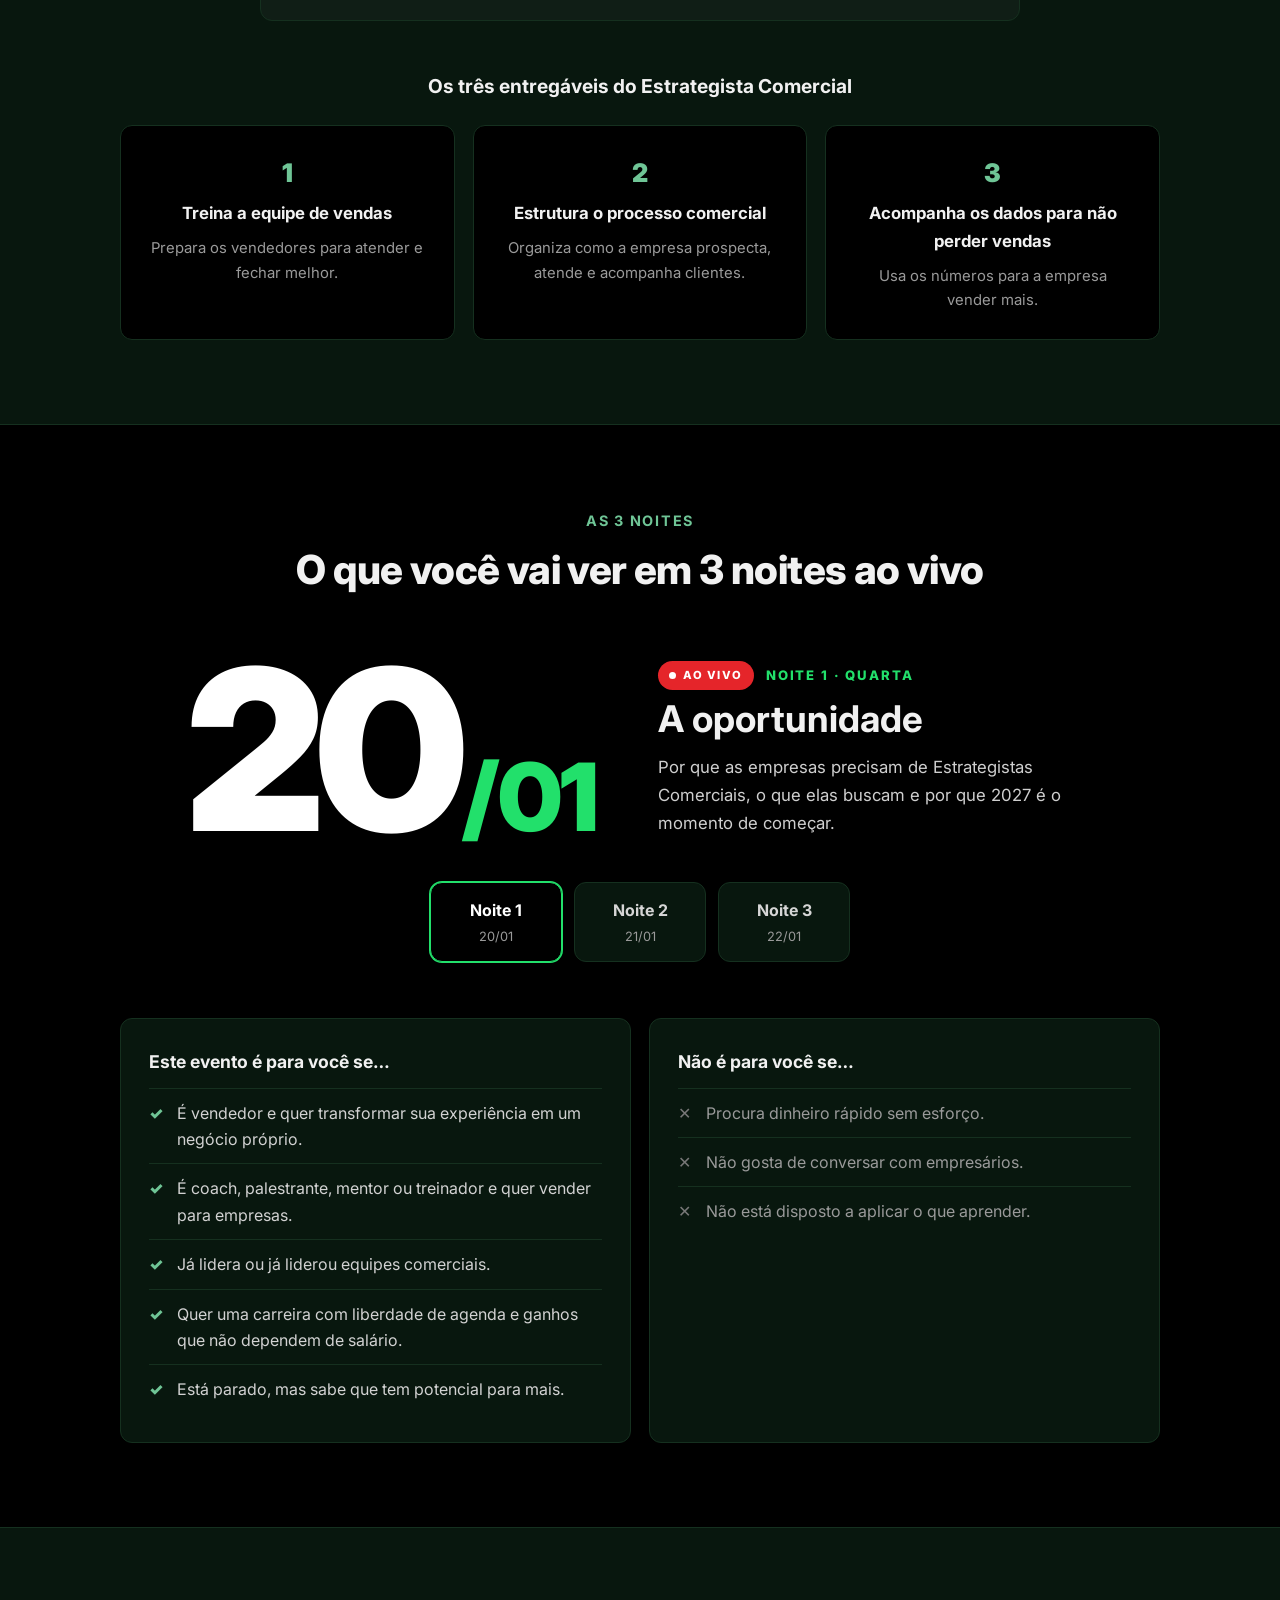
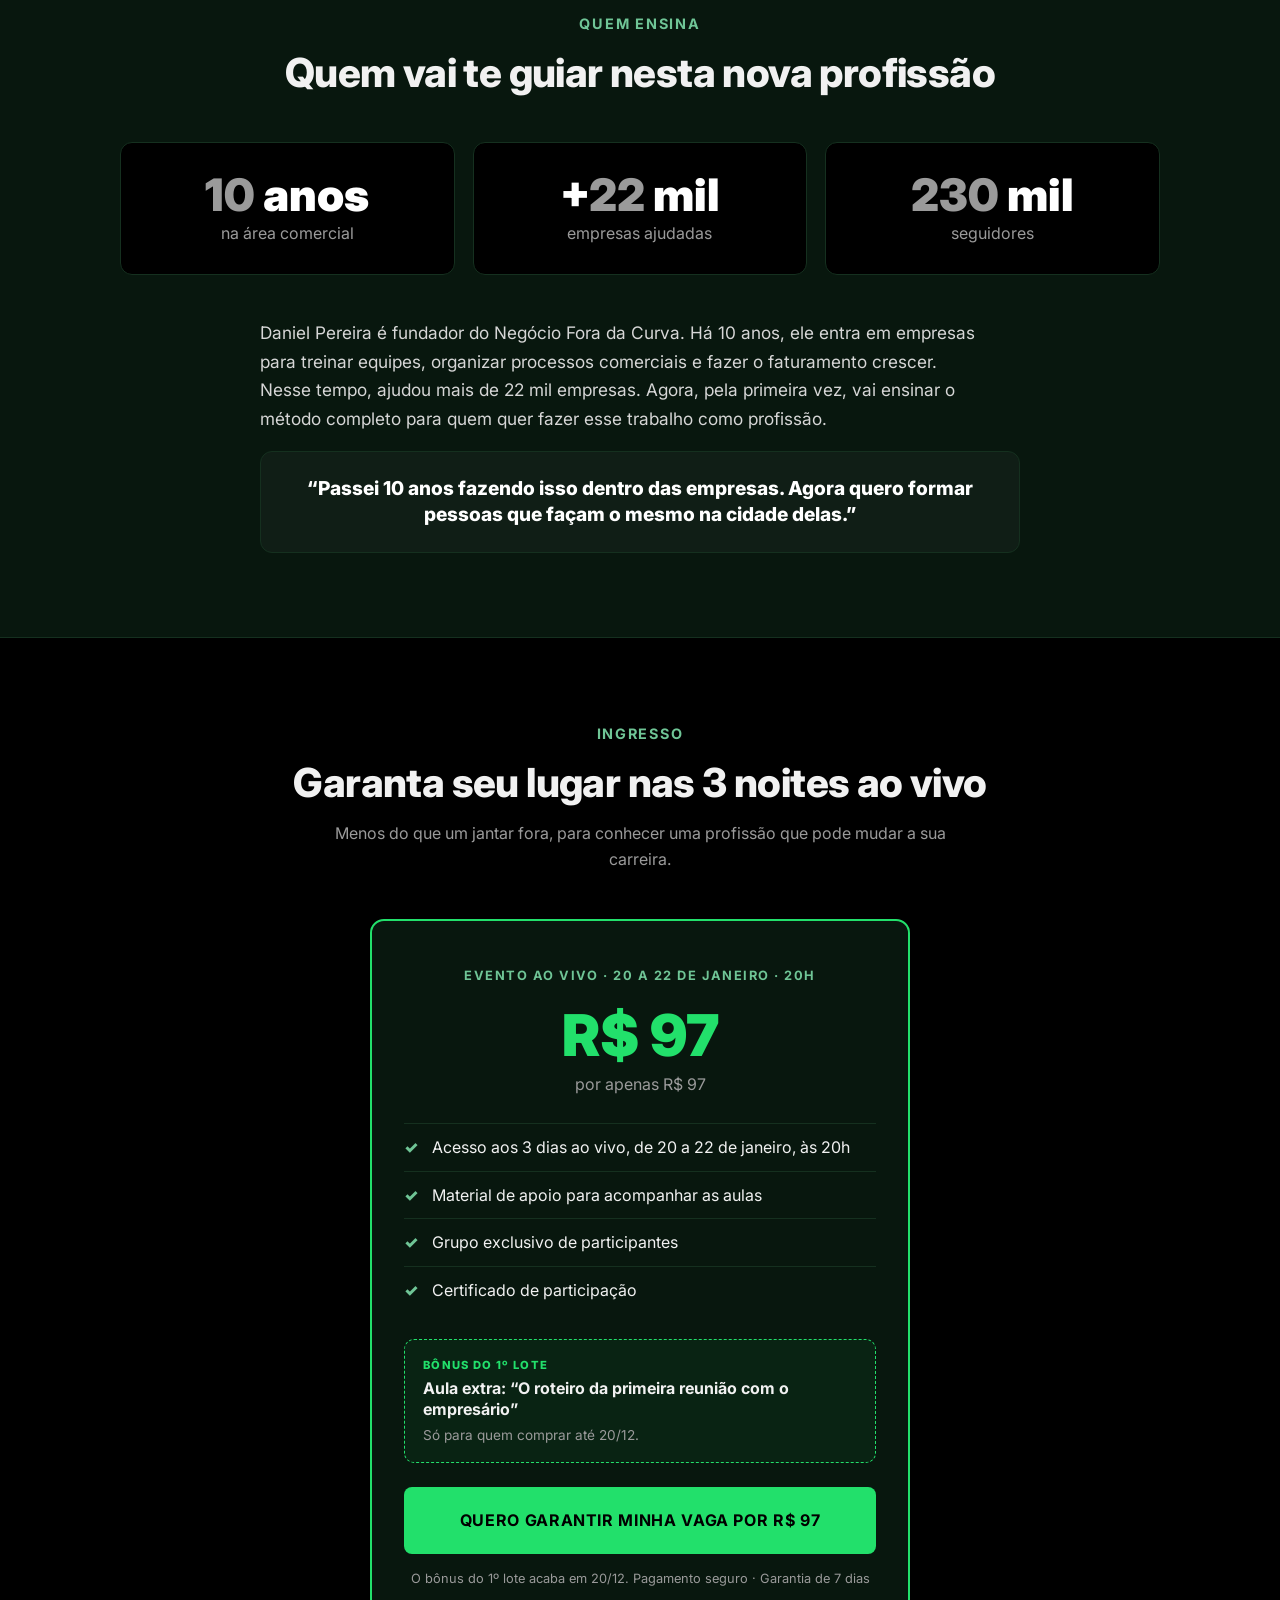
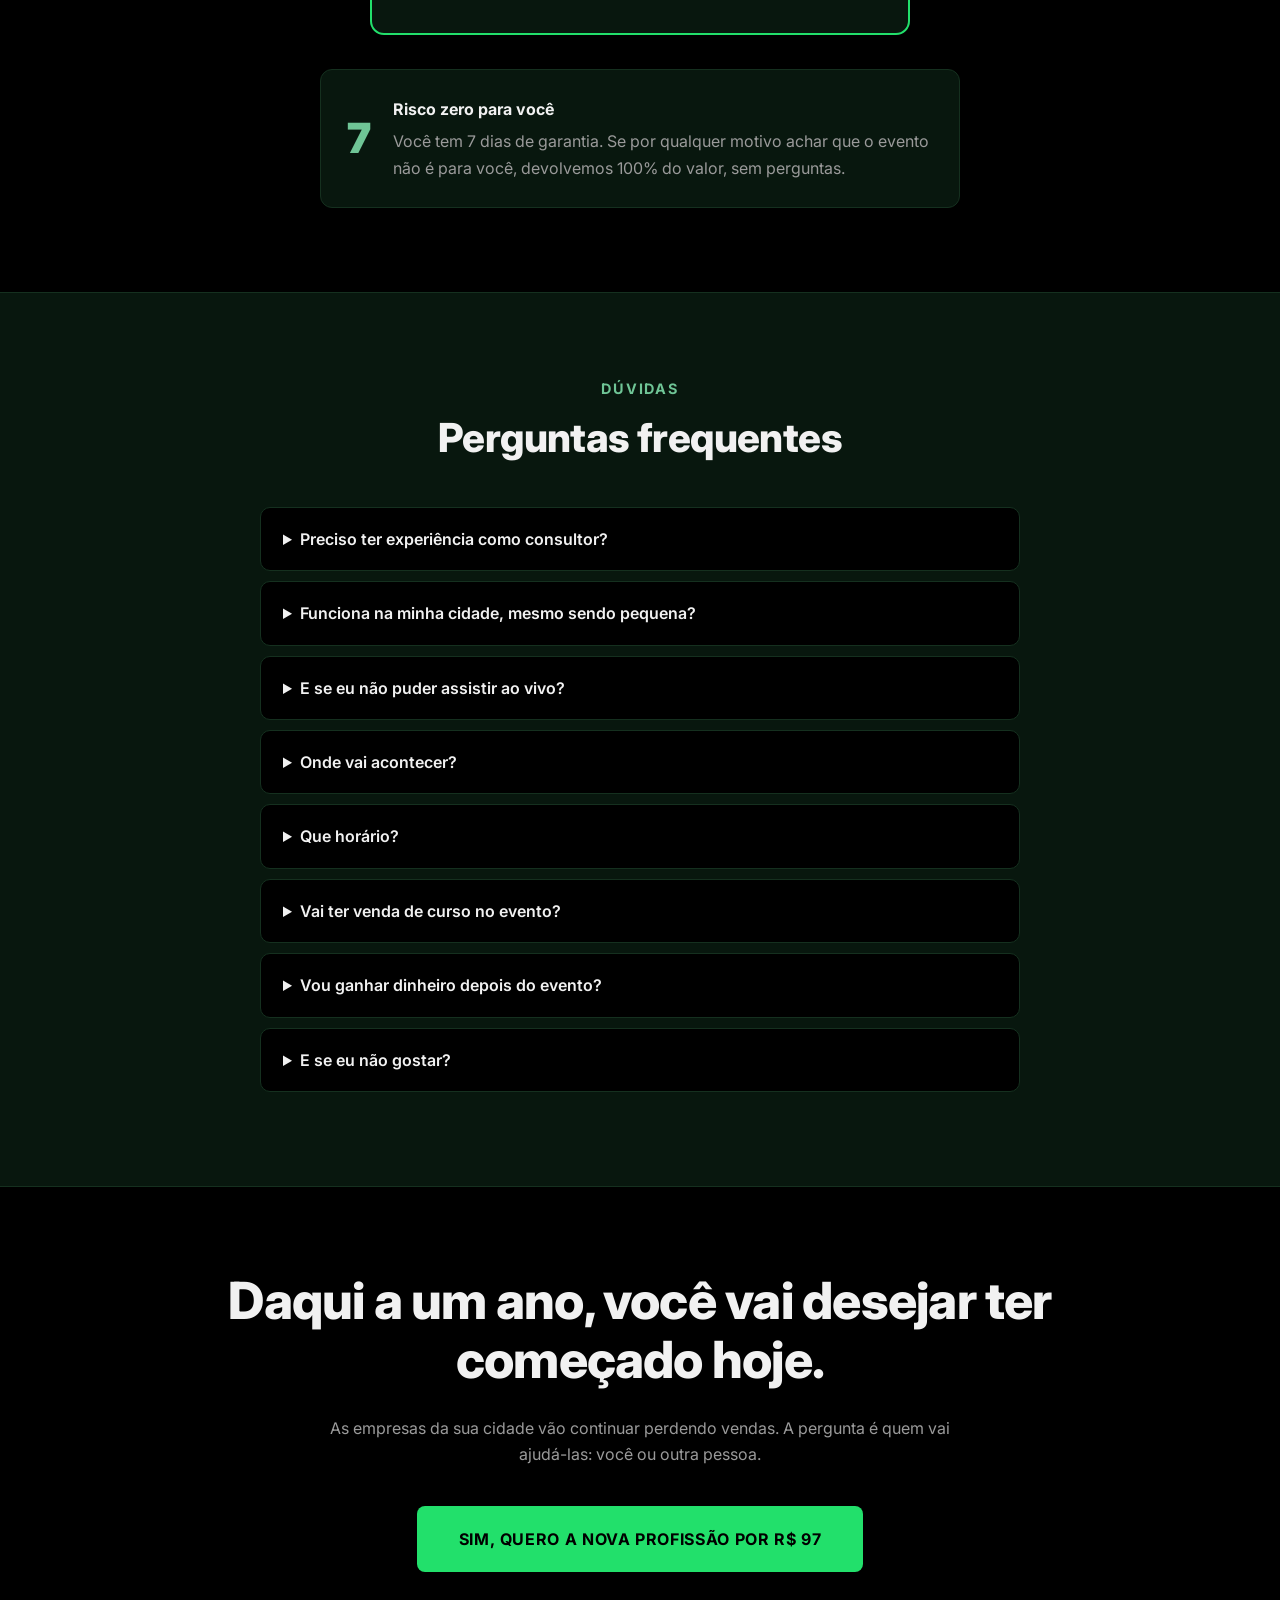
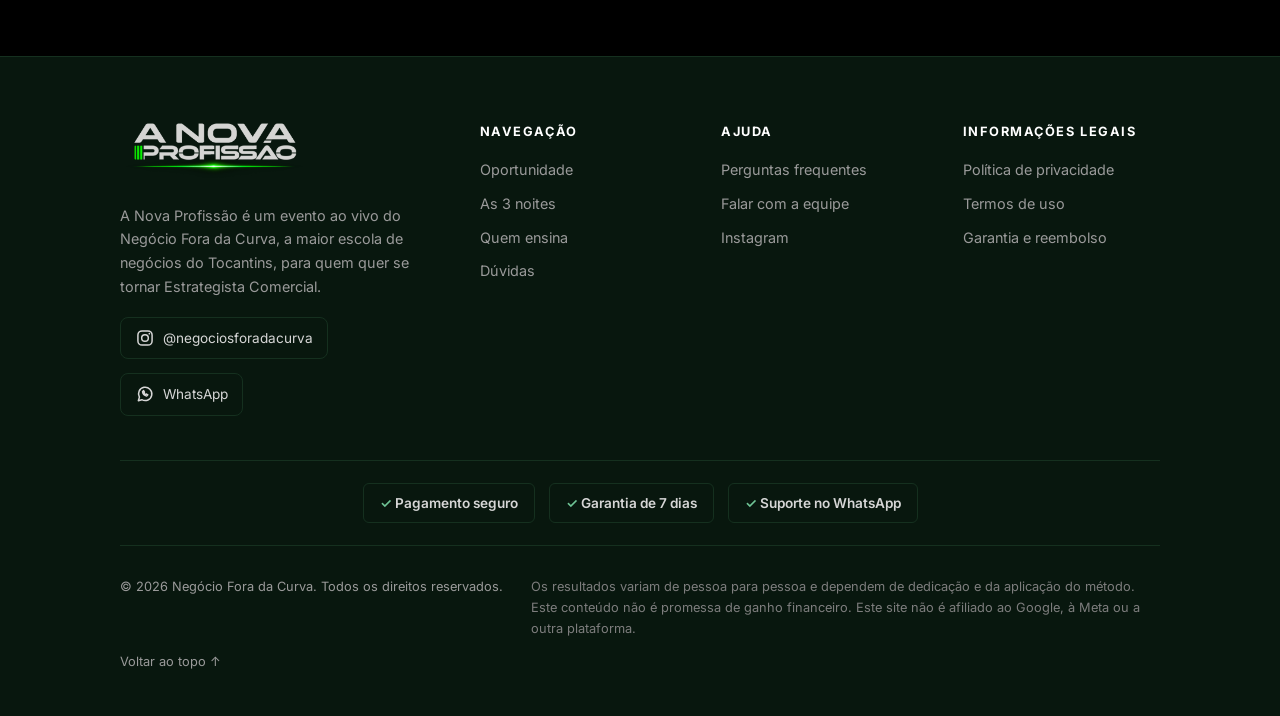
<file: site-97-verde/versao-2.html>
<!doctype html>
<html lang="pt-BR"><head>
<meta charset="utf-8"><meta name="viewport" content="width=device-width,initial-scale=1">
<title>A Nova Profissão: evento ao vivo de 20 a 22 de janeiro</title><meta name="description" content="Em 3 noites ao vivo, Daniel Pereira mostra o passo a passo para você se tornar um Estrategista Comercial e chegar ao seu primeiro contrato.">
<link rel="preconnect" href="https://fonts.googleapis.com"><link rel="preconnect" href="https://fonts.gstatic.com" crossorigin>
<link href="https://fonts.googleapis.com/css2?family=Inter:wght@400;600;700;800;900&display=swap" rel="stylesheet">
<link rel="stylesheet" href="style.css"><link rel="icon" href="icon.svg">
<style>:root{--accent:#22e06b;--sec:#08170e;--sec2:#15301f;--tint:#6fc596}</style>
</head><body class="ev">
<div class="vtag">Versão 2 de 5 · headline 2 (versão de teste)</div>
<div class="aviso"><div class="wrap"><span>Ao vivo de 20 a 22 de janeiro, às 20h · faltam <b id="dias">--</b> dias</span></div></div><script>(function(){var el=document.getElementById('dias');if(!el)return;var a=new Date('2027-01-20T20:00:00-03:00');var n=Math.ceil((a-new Date())/864e5);el.textContent=n>0?n:0;if(n<=0){el.parentNode.innerHTML='Evento ao vivo acontecendo agora';}})();</script>
<nav id="topo"><div class="wrap"><a class="logo" href="#"><img src="logo.png" alt="A Nova Profissão" height="52"></a><div class="links" id="links"><a href="#oportunidade">Oportunidade</a><a href="#dias">As 3 noites</a><a href="#mentor">Quem ensina</a><a href="#faq">Dúvidas</a><a class="zapl" href="https://wa.me/5500000000000" target="_blank" rel="noopener">Falar no WhatsApp</a><a class="zap" href="https://wa.me/5500000000000" target="_blank" rel="noopener" title="Falar no WhatsApp" aria-label="Falar no WhatsApp"><svg viewBox="0 0 24 24" width="20" height="20" fill="none" stroke="currentColor" stroke-width="1.8" stroke-linecap="round" stroke-linejoin="round" aria-hidden="true"><path d="M4 20l1.3-4.1A8 8 0 1 1 8.2 18.8L4 20z"/><path d="M9 9.2c.3 2.4 2.5 4.6 5 5.2l1.4-1.4-1.9-1-.9.7c-.8-.4-1.6-1.2-2-2l.7-.9-1-1.9L9 9.2z"/></svg></a><a class="btn sm" href="inscricao.html">Garantir minha vaga</a></div><button class="burger" onclick="document.getElementById('links').classList.toggle('open')" aria-label="Menu">☰</button></div></nav>

<div class="cena" id="cena"><div class="cena-sticky">
<canvas id="gl" aria-hidden="true"></canvas>
<div class="cena-vig"></div>
<div class="ov ov0" id="ov0"><div class="wrap"><span class="strip">Evento ao vivo e online · 3 noites</span></div></div>
<div class="ov ov1" id="ov1"><div class="wrap"><div class="sidelogo"><img src="logo.png" alt="A Nova Profissão"></div><div class="hl">
<span class="strip estatico">Evento ao vivo e online · 3 noites</span>
<h1>Em 3 noites ao vivo, descubra como se tornar o <em>Estrategista Comercial</em> que as empresas da sua cidade procuram.</h1>
<p class="sub">Em 3 noites ao vivo, Daniel Pereira, que em 10 anos já ajudou mais de 22 mil empresas, mostra o passo a passo para você se tornar um Estrategista Comercial, vender seu serviço para empresas e chegar ao seu primeiro contrato.</p>
<p class="cta-c"><a class="btn lg" href="inscricao.html">Quero garantir minha vaga</a></p>
<div class="trust"><span>Pagamento seguro</span><span>Garantia de 7 dias</span></div>
</div></div></div>
<div class="ov ov2" id="ov2"><div class="wrap"><span class="live-pill big">Ao vivo</span>
<div class="giant">20/01 · 21/01 · 22/01</div><p class="gsub">3 noites online · sempre às 20h (horário de Brasília)</p>
</div></div>
<div class="hint" id="hint"><span>Role para entrar</span><i></i></div>
</div></div>

<div class="ticket"><div class="wrap"><div class="tks"><div class="tk"><div class="dt"><i class="live-pill">Ao vivo</i><em class="nn">Noite 1</em><b>20/01</b><span>QUARTA · 20h</span></div><h3>A oportunidade</h3></div><div class="tk"><div class="dt"><i class="live-pill">Ao vivo</i><em class="nn">Noite 2</em><b>21/01</b><span>QUINTA · 20h</span></div><h3>O método</h3></div><div class="tk"><div class="dt"><i class="live-pill">Ao vivo</i><em class="nn">Noite 3</em><b>22/01</b><span>SEXTA · 20h</span></div><h3>O caminho</h3></div></div></div></div>

<section id="situacao"><div class="wrap">
<div class="hd hd-big"><h2>O seu problema não é <em>talento</em></h2><p class="lead">Talvez você esteja nesta situação.</p></div>
<div class="split">
<div class="box"><h3>Você tem experiência em vendas</h3><p>É palestrante, mentor ou treinador. Tem conteúdo, tem palco e tem gente que admira o seu trabalho.</p><p><b>Mas, na hora de vender para uma empresa, falta:</b></p><ul class="lst no"><li>Método</li><li>Proposta</li><li>Uma estrutura de serviços que pague as contas todo mês</li></ul></div>
<div class="box"><h3>Você está em transição</h3><p>É administrador, trabalha na área de RH ou está mudando de carreira.</p><p><b>E procura:</b></p><ul class="lst yes"><li>Uma forma de viver da sua experiência profissional</li></ul></div>
</div>
<p class="callout col">O que falta é um projeto que faça o empresário querer te contratar.</p>
<p class="col prose" style="margin-top:22px;text-align:center">O empresário procura quem entregue muito mais que uma palestra motivacional. No fim do mês, ele quer ver o faturamento crescer.</p>
</div></section>

<section id="oportunidade"><div class="wrap">
<div class="hd hd-big"><h2>A oportunidade de ter uma <em>nova profissão</em></h2><p class="lead">Existe uma profissão que as empresas precisam e quase ninguém ocupa na sua cidade.</p></div>
<div class="grid3"><div class="card"><div class="n">1</div><h3>A empresa vende no improviso</h3><p>A maioria das pequenas e médias empresas não tem processo comercial, a equipe não é treinada e ninguém acompanha os números. O cliente que não fechou na hora é esquecido.</p></div><div class="card"><div class="n">2</div><h3>O dono não tem a quem recorrer</h3><p>Ele sabe que precisa de ajuda. Mas as grandes consultorias não atendem o negócio dele, e contratar um diretor comercial custa caro demais.</p></div><div class="card"><div class="n">3</div><h3>Falta quem ocupe esse lugar</h3><p>Entre o improviso e a consultoria cara, existe um espaço aberto na sua cidade: o de quem ajuda a empresa a vender de forma organizada.</p></div></div>
<p class="callout col" style="margin-top:28px">É aí que entra o <b>Estrategista Comercial</b>: o profissional que treina a equipe, organiza o processo de vendas e usa os dados para a empresa vender mais. É a nova profissão, e quase ninguém na sua cidade ocupa esse lugar ainda.</p>
<h3 class="h3c">Os três entregáveis do Estrategista Comercial</h3>
<div class="grid3"><div class="card"><div class="n">1</div><h3>Treina a equipe de vendas</h3><p>Prepara os vendedores para atender e fechar melhor.</p></div><div class="card"><div class="n">2</div><h3>Estrutura o processo comercial</h3><p>Organiza como a empresa prospecta, atende e acompanha clientes.</p></div><div class="card"><div class="n">3</div><h3>Acompanha os dados para não perder vendas</h3><p>Usa os números para a empresa vender mais.</p></div></div>
</div></section>

<section id="dias"><div class="wrap">
<div class="hd"><span class="label">As 3 noites</span><h2>O que você vai ver em 3 noites ao vivo</h2></div>
<div class="dscene" id="dscene"><div class="dbig" id="dbig">20<em>/01</em></div><div class="dtxt"><small id="dsmall"><i class="live-pill">Ao vivo</i> Noite 1 · Quarta</small><h3 id="dtitle">A oportunidade</h3><p id="dtext">Por que as empresas precisam de Estrategistas Comerciais, o que elas buscam e por que 2027 é o momento de começar.</p></div></div><div class="dchips"><button type="button" class="on" data-n="20" data-w="Noite 1 · Quarta" data-t="A oportunidade" data-x="Por que as empresas precisam de Estrategistas Comerciais, o que elas buscam e por que 2027 é o momento de começar." aria-pressed="true"><b>Noite 1</b><span>20/01</span></button><button type="button" class="" data-n="21" data-w="Noite 2 · Quinta" data-t="O método" data-x="Os três entregáveis do Estrategista Comercial (treinar a equipe, estruturar o processo e usar os dados), mostrados em um caso real." aria-pressed="false"><b>Noite 2</b><span>21/01</span></button><button type="button" class="" data-n="22" data-w="Noite 3 · Sexta" data-t="O caminho" data-x="Como sair do zero e chegar ao primeiro contrato: onde encontrar, como abordar e como fechar a primeira empresa da sua cidade. Nesta noite, Daniel também apresenta a formação online O Estrategista Comercial, para quem quiser continuar com acompanhamento." aria-pressed="false"><b>Noite 3</b><span>22/01</span></button></div>
<div class="split" style="margin-top:56px">
<div class="box"><h3>Este evento é para você se…</h3><ul class="lst yes"><li>É vendedor e quer transformar sua experiência em um negócio próprio.</li><li>É coach, palestrante, mentor ou treinador e quer vender para empresas.</li><li>Já lidera ou já liderou equipes comerciais.</li><li>Quer uma carreira com liberdade de agenda e ganhos que não dependem de salário.</li><li>Está parado, mas sabe que tem potencial para mais.</li></ul></div>
<div class="box"><h3>Não é para você se…</h3><ul class="lst no"><li>Procura dinheiro rápido sem esforço.</li><li>Não gosta de conversar com empresários.</li><li>Não está disposto a aplicar o que aprender.</li></ul></div>
</div></div></section>

<section id="mentor"><div class="wrap">
<div class="hd"><span class="label">Quem ensina</span><h2>Quem vai te guiar nesta nova profissão</h2></div>
<div class="grid3 stt"><div class="st"><strong><span data-to="10">10</span> anos</strong><span>na área comercial</span></div><div class="st"><strong>+<span data-to="22">22</span> mil</strong><span>empresas ajudadas</span></div><div class="st"><strong><span data-to="230">230</span> mil</strong><span>seguidores</span></div></div>
<div class="col prose" style="margin-top:44px"><p>Daniel Pereira é fundador do Negócio Fora da Curva. Há 10 anos, ele entra em empresas para treinar equipes, organizar processos comerciais e fazer o faturamento crescer. Nesse tempo, ajudou mais de 22 mil empresas. Agora, pela primeira vez, vai ensinar o método completo para quem quer fazer esse trabalho como profissão.</p></div>
<p class="callout col">“Passei 10 anos fazendo isso dentro das empresas. Agora quero formar pessoas que façam o mesmo na cidade delas.”</p>
<!-- PROVA SOCIAL ("O que dizem os empresarios que aplicaram o metodo"): inserir aqui apenas depoimentos reais e com autorizacao de uso de imagem assinada
     (video de empresario do varejo, empresario de servicos, prints de mensagens, fotos de palestras com plateia cheia). -->
</div></section>

<section id="oferta"><div class="wrap">
<div class="hd"><span class="label">Ingresso</span><h2>Garanta seu lugar nas 3 noites ao vivo</h2><p class="lead">Menos do que um jantar fora, para conhecer uma profissão que pode mudar a sua carreira.</p></div>
<div class="offer"><span class="tag">Evento ao vivo · 20 a 22 de janeiro · 20h</span>
<div class="price">R$ 97</div><div class="pn">por apenas R$ 97</div>
<ul><li>Acesso aos 3 dias ao vivo, de 20 a 22 de janeiro, às 20h</li><li>Material de apoio para acompanhar as aulas</li><li>Grupo exclusivo de participantes</li><li>Certificado de participação</li></ul>
<div class="bonus1"><small>Bônus do 1º lote</small><b>Aula extra: “O roteiro da primeira reunião com o empresário”</b><span>Só para quem comprar até 20/12.</span></div>
<a class="btn lg" href="inscricao.html">Quero garantir minha vaga por R$ 97</a><div class="s">O bônus do 1º lote acaba em 20/12. Pagamento seguro · Garantia de 7 dias</div></div>
<div class="guar" style="margin-top:34px"><b>7</b><div><strong>Risco zero para você</strong><p style="color:var(--muted);margin-top:6px">Você tem 7 dias de garantia. Se por qualquer motivo achar que o evento não é para você, devolvemos 100% do valor, sem perguntas.</p></div></div>
</div></section>

<section id="faq"><div class="wrap"><div class="hd"><span class="label">Dúvidas</span><h2>Perguntas frequentes</h2></div><div class="faq col"><details><summary>Preciso ter experiência como consultor?</summary><p>Não. O evento começa do zero e mostra o caminho completo, da primeira conversa ao primeiro contrato.</p></details><details><summary>Funciona na minha cidade, mesmo sendo pequena?</summary><p>Sim. Toda cidade tem empresas que precisam vender mais, e em cidades menores há menos concorrência de consultores.</p></details><details><summary>E se eu não puder assistir ao vivo?</summary><p>Você pode adicionar as gravações dos 3 dias na hora da compra. O replay da última noite fica disponível para todos os participantes até 28/01.</p></details><details><summary>Onde vai acontecer?</summary><p>Online, em uma área exclusiva para participantes. O acesso chega por e-mail e WhatsApp logo após a compra.</p></details><details><summary>Que horário?</summary><p>De 20 a 22 de janeiro, às 20h, horário de Brasília. Cada noite tem cerca de 2 horas.</p></details><details><summary>Vai ter venda de curso no evento?</summary><p>Sim. Nas noites 1 e 2 o foco é o conteúdo. Na noite 3, Daniel apresenta a formação online O Estrategista Comercial, para quem quiser continuar. A compra é opcional, e o conteúdo do evento vale por si.</p></details><details><summary>Vou ganhar dinheiro depois do evento?</summary><p>O evento mostra o método e o caminho para fechar seus primeiros contratos. O resultado depende da sua dedicação e da aplicação do que você aprender.</p></details><details><summary>E se eu não gostar?</summary><p>Você tem 7 dias de garantia e recebe 100% do valor de volta.</p></details></div></div></section>

<section class="final"><div class="wrap"><h2>Daqui a um ano, você vai desejar ter começado hoje.</h2>
<p class="lead">As empresas da sua cidade vão continuar perdendo vendas. A pergunta é quem vai ajudá-las: você ou outra pessoa.</p>
<p class="cta-c"><a class="btn lg" href="inscricao.html">Sim, quero a nova profissão por R$ 97</a></p></div></section>

<footer class="rod"><div class="wrap">
<div class="rg">
<div class="rc rbrand"><div class="flogo"><img src="logo.png" alt="A Nova Profissão" height="52"></div><p>A Nova Profissão é um evento ao vivo do Negócio Fora da Curva, a maior escola de negócios do Tocantins, para quem quer se tornar Estrategista Comercial.</p>
<div class="soc"><a href="https://instagram.com/negociosforadacurva" target="_blank" rel="noopener" aria-label="Instagram"><svg viewBox="0 0 24 24" width="20" height="20" fill="none" stroke="currentColor" stroke-width="1.8" aria-hidden="true"><rect x="3.5" y="3.5" width="17" height="17" rx="5"/><circle cx="12" cy="12" r="4"/><circle cx="17.2" cy="6.8" r="1" fill="currentColor" stroke="none"/></svg><span>@negociosforadacurva</span></a>
<a href="https://wa.me/5500000000000" target="_blank" rel="noopener" aria-label="WhatsApp"><svg viewBox="0 0 24 24" width="20" height="20" fill="none" stroke="currentColor" stroke-width="1.8" stroke-linecap="round" stroke-linejoin="round" aria-hidden="true"><path d="M4 20l1.3-4.1A8 8 0 1 1 8.2 18.8L4 20z"/><path d="M9 9.2c.3 2.4 2.5 4.6 5 5.2l1.4-1.4-1.9-1-.9.7c-.8-.4-1.6-1.2-2-2l.7-.9-1-1.9L9 9.2z"/></svg><span>WhatsApp</span></a></div></div>
<div class="rc"><h5>Navegação</h5><ul><li><a href="#oportunidade">Oportunidade</a></li><li><a href="#dias">As 3 noites</a></li><li><a href="#mentor">Quem ensina</a></li><li><a href="#faq">Dúvidas</a></li></ul></div>
<div class="rc"><h5>Ajuda</h5><ul><li><a href="#faq">Perguntas frequentes</a></li>
<li><a href="https://wa.me/5500000000000" target="_blank" rel="noopener">Falar com a equipe</a></li>
<li><a href="https://instagram.com/negociosforadacurva" target="_blank" rel="noopener">Instagram</a></li></ul></div>
<div class="rc"><h5>Informações legais</h5><ul><li><a href="#">Política de privacidade</a></li><li><a href="#">Termos de uso</a></li><li><a href="#">Garantia e reembolso</a></li></ul></div>
</div>
<div class="selos"><span>Pagamento seguro</span><span>Garantia de 7 dias</span><span>Suporte no WhatsApp</span></div>
<div class="rbot"><p>© 2026 Negócio Fora da Curva. Todos os direitos reservados.</p>
<p class="rdisc">Os resultados variam de pessoa para pessoa e dependem de dedicação e da aplicação do método. Este conteúdo não é promessa de ganho financeiro. Este site não é afiliado ao Google, à Meta ou a outra plataforma.</p>
<a class="up" href="#topo">Voltar ao topo ↑</a></div>
</div></footer>
<div class="fix"><b>R$ 97</b><a class="btn sm" href="inscricao.html">Garantir vaga</a></div>
<script src="three.min.js" defer></script>
<script src="cena3d.js" defer></script>
<script src="interativo.js" defer></script>
<script>document.querySelectorAll('#links a').forEach(function(a){a.addEventListener('click',function(){document.getElementById('links').classList.remove('open')})});</script>
</body></html>
</file>
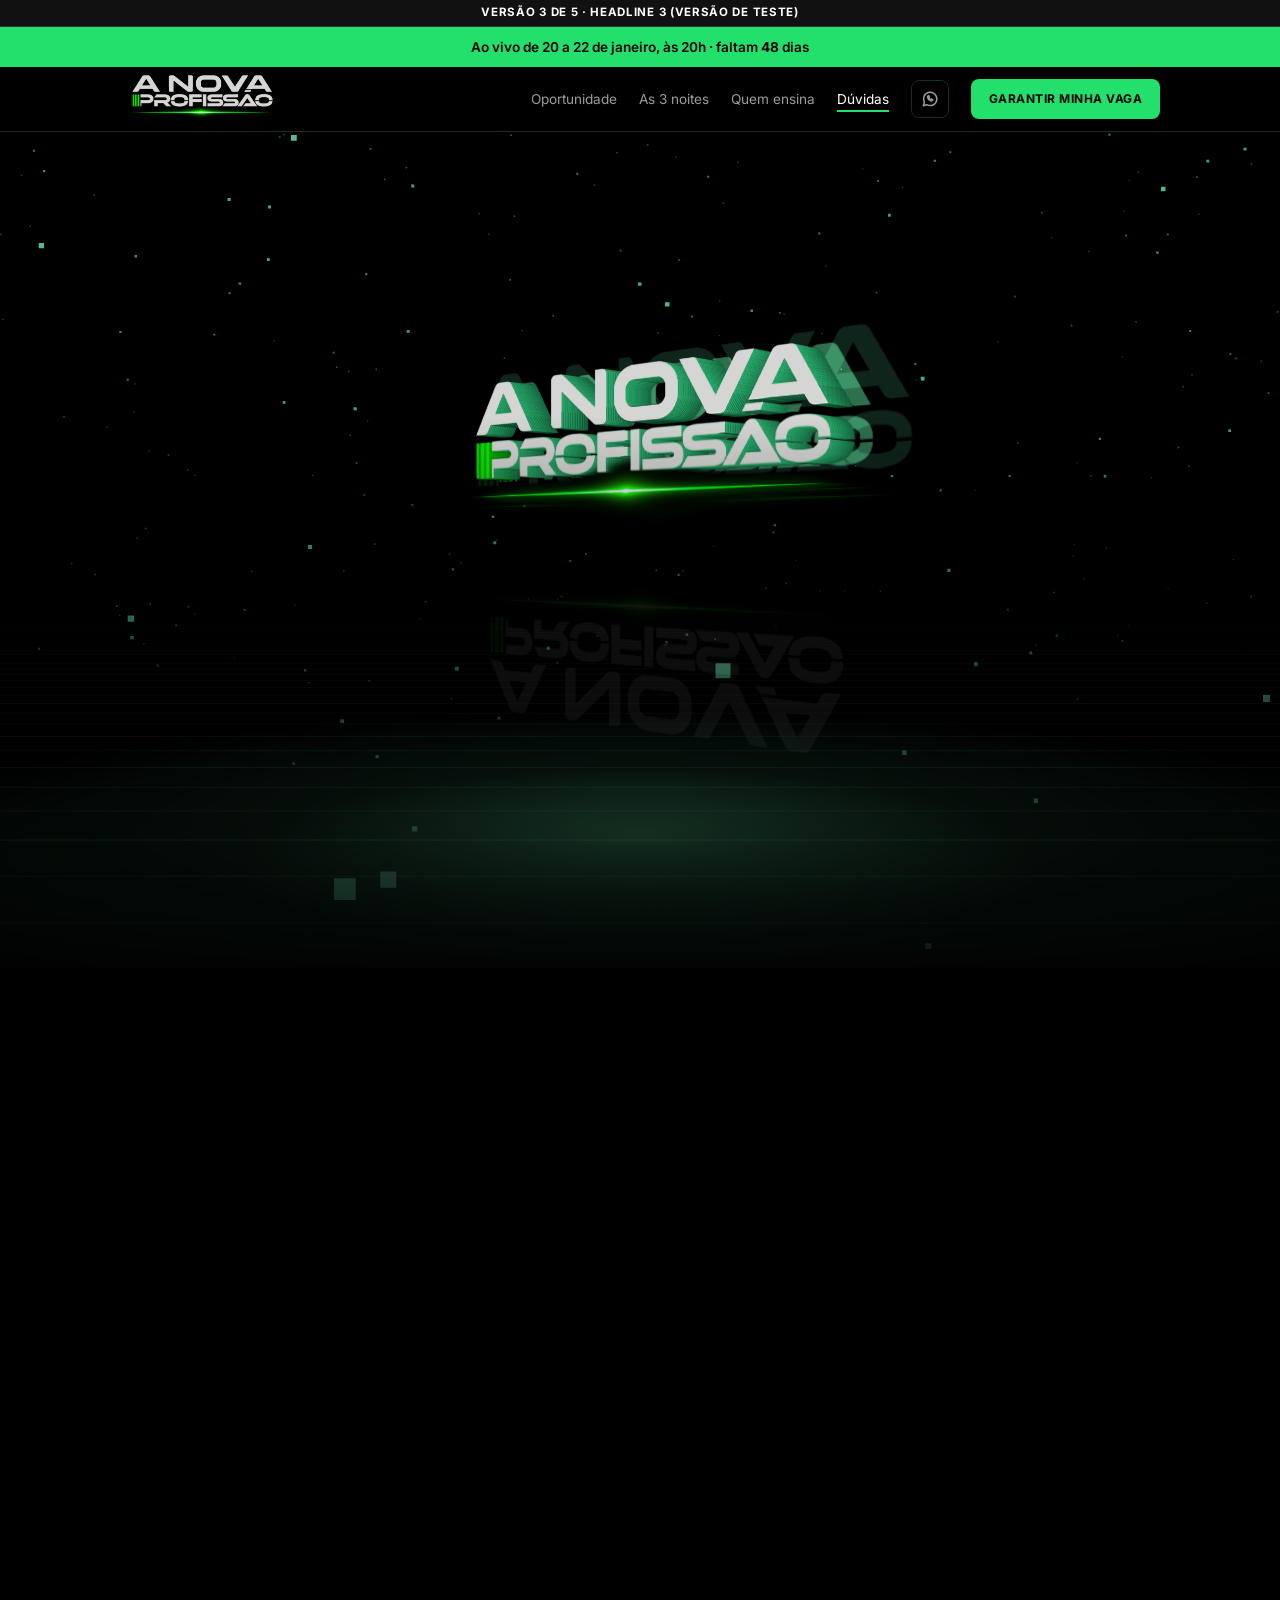
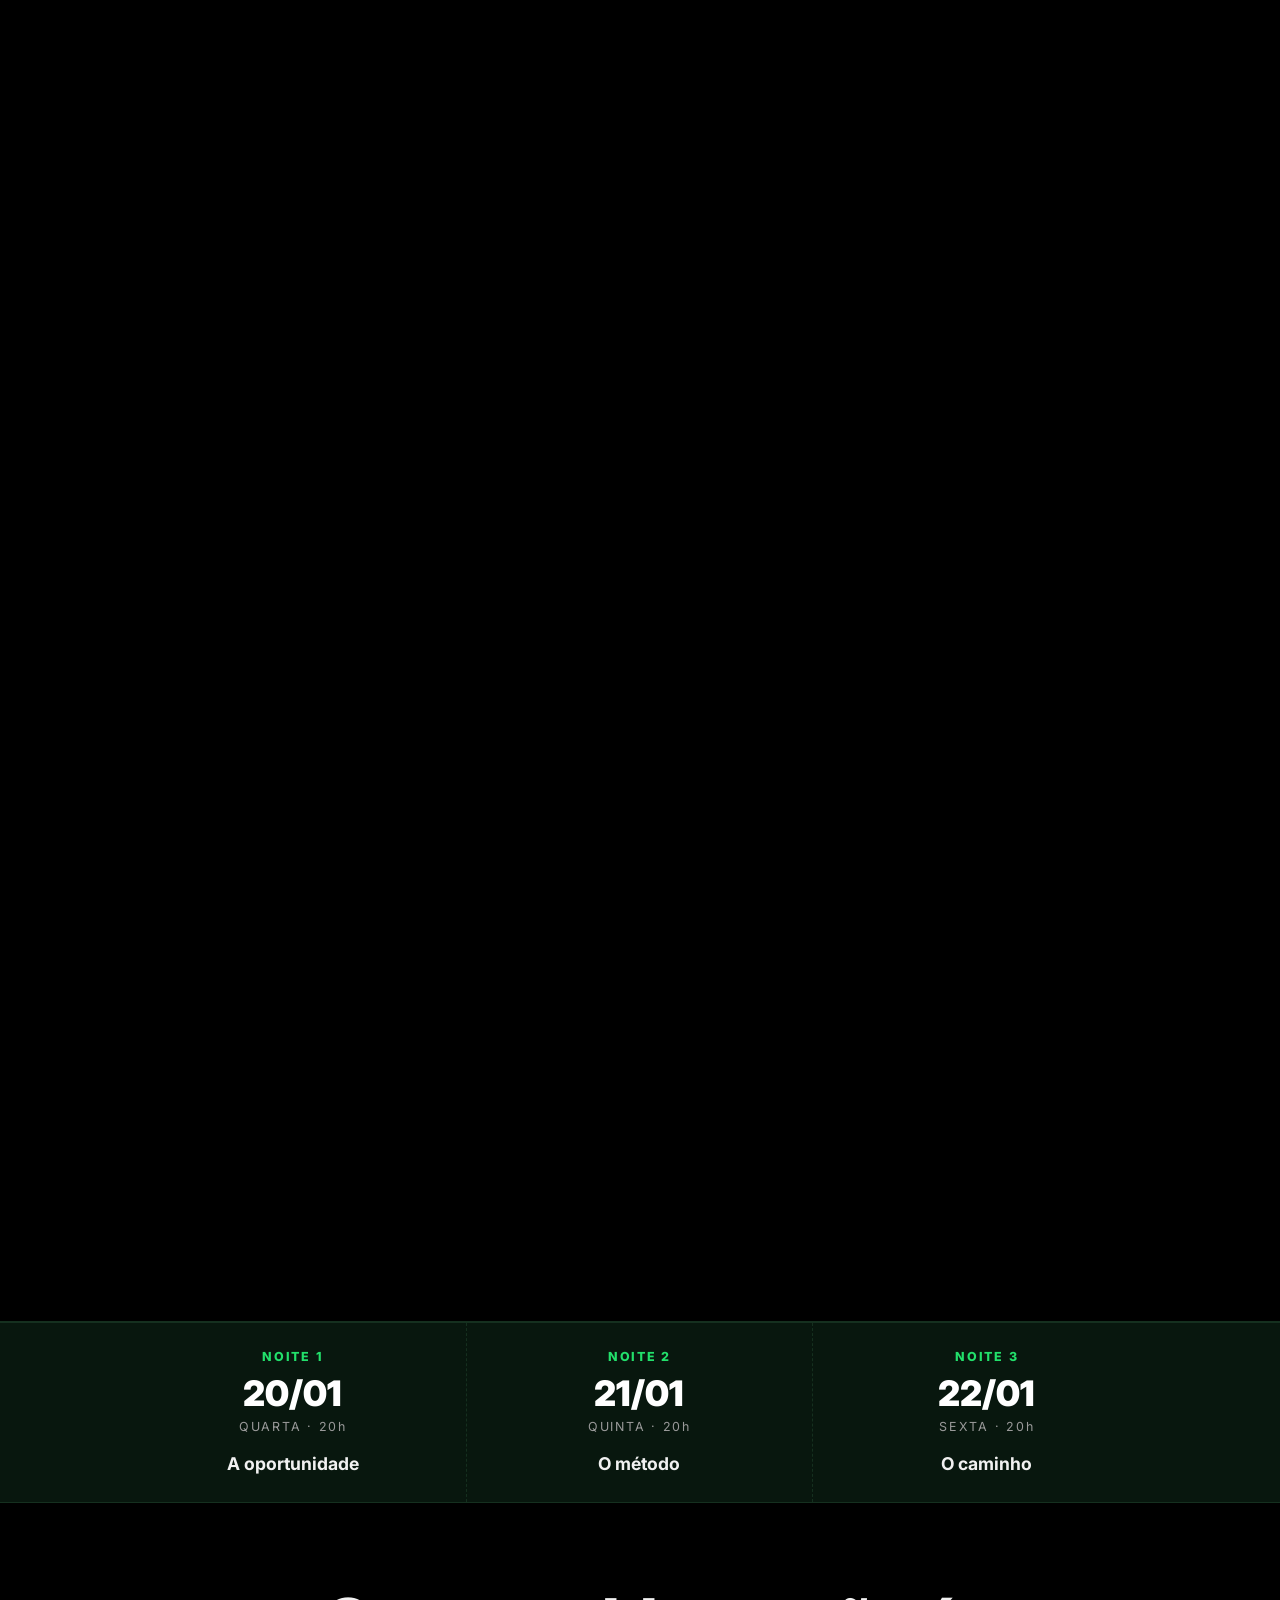
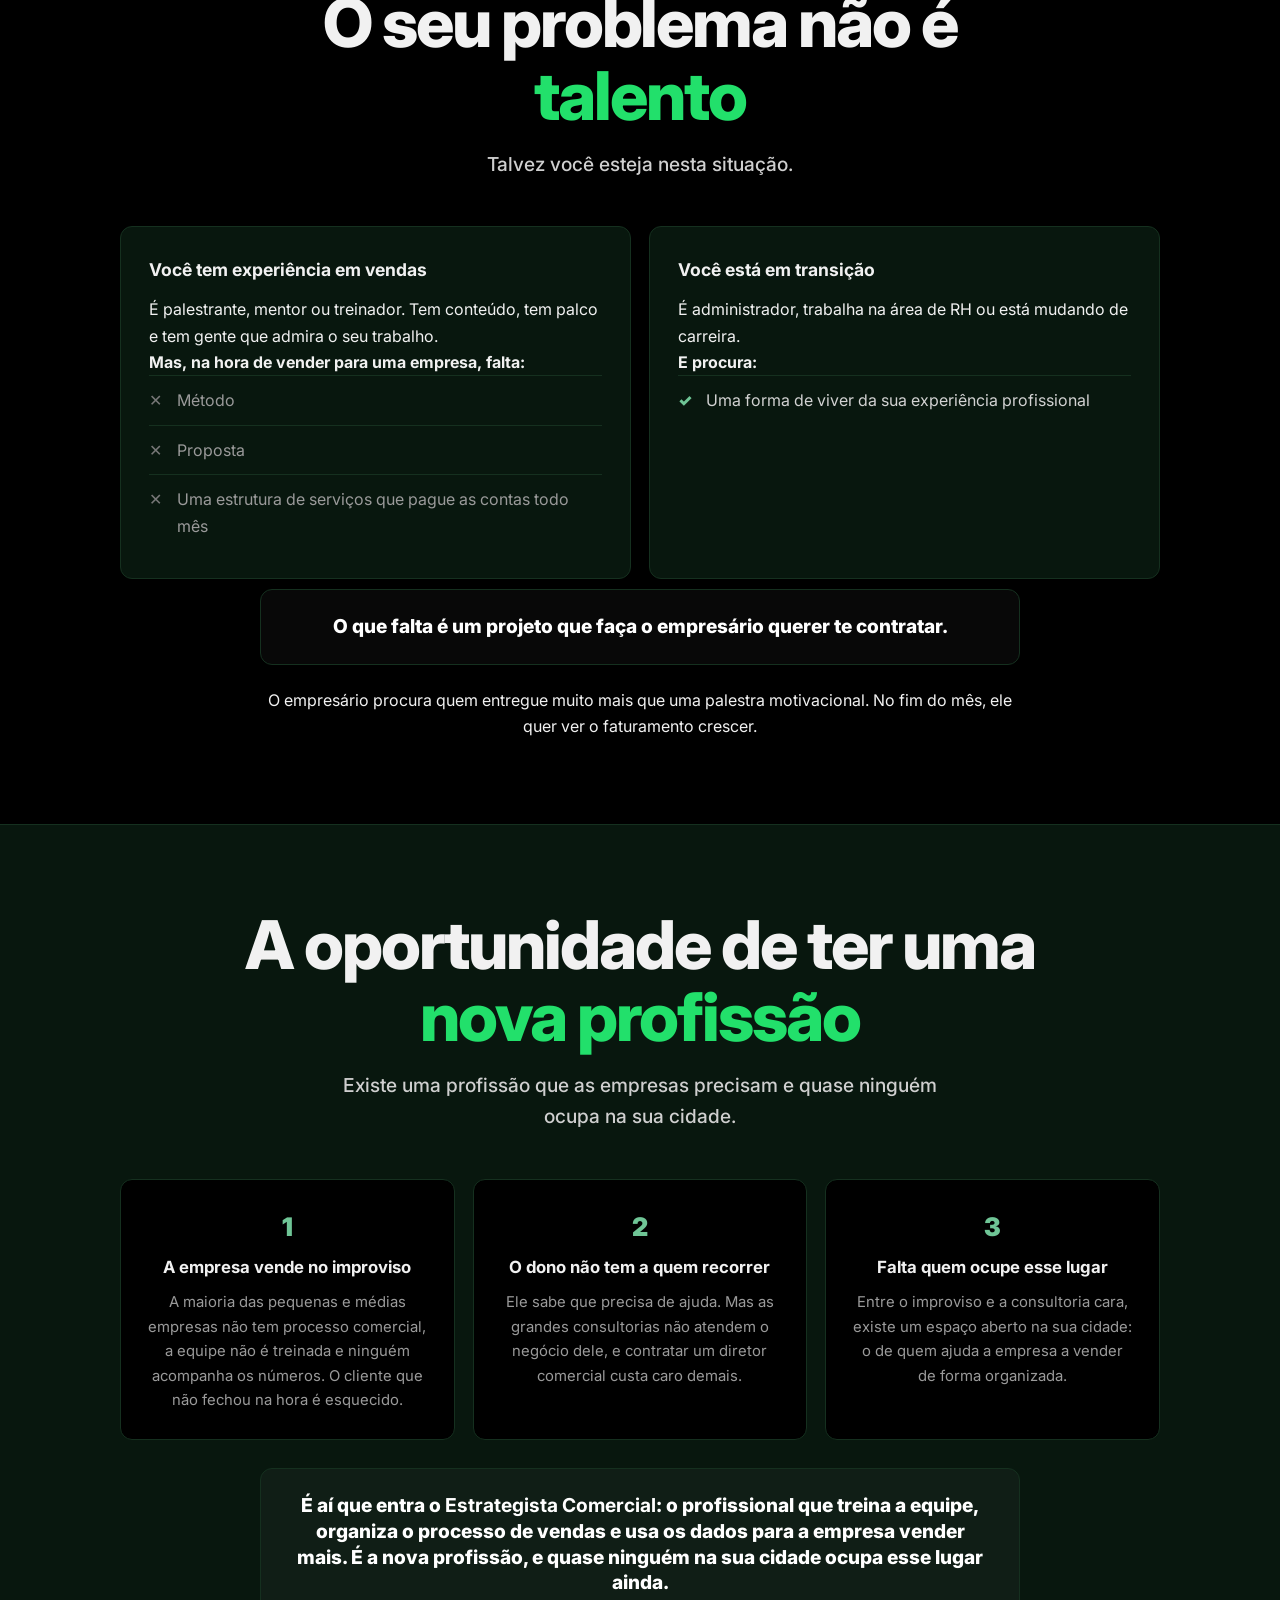
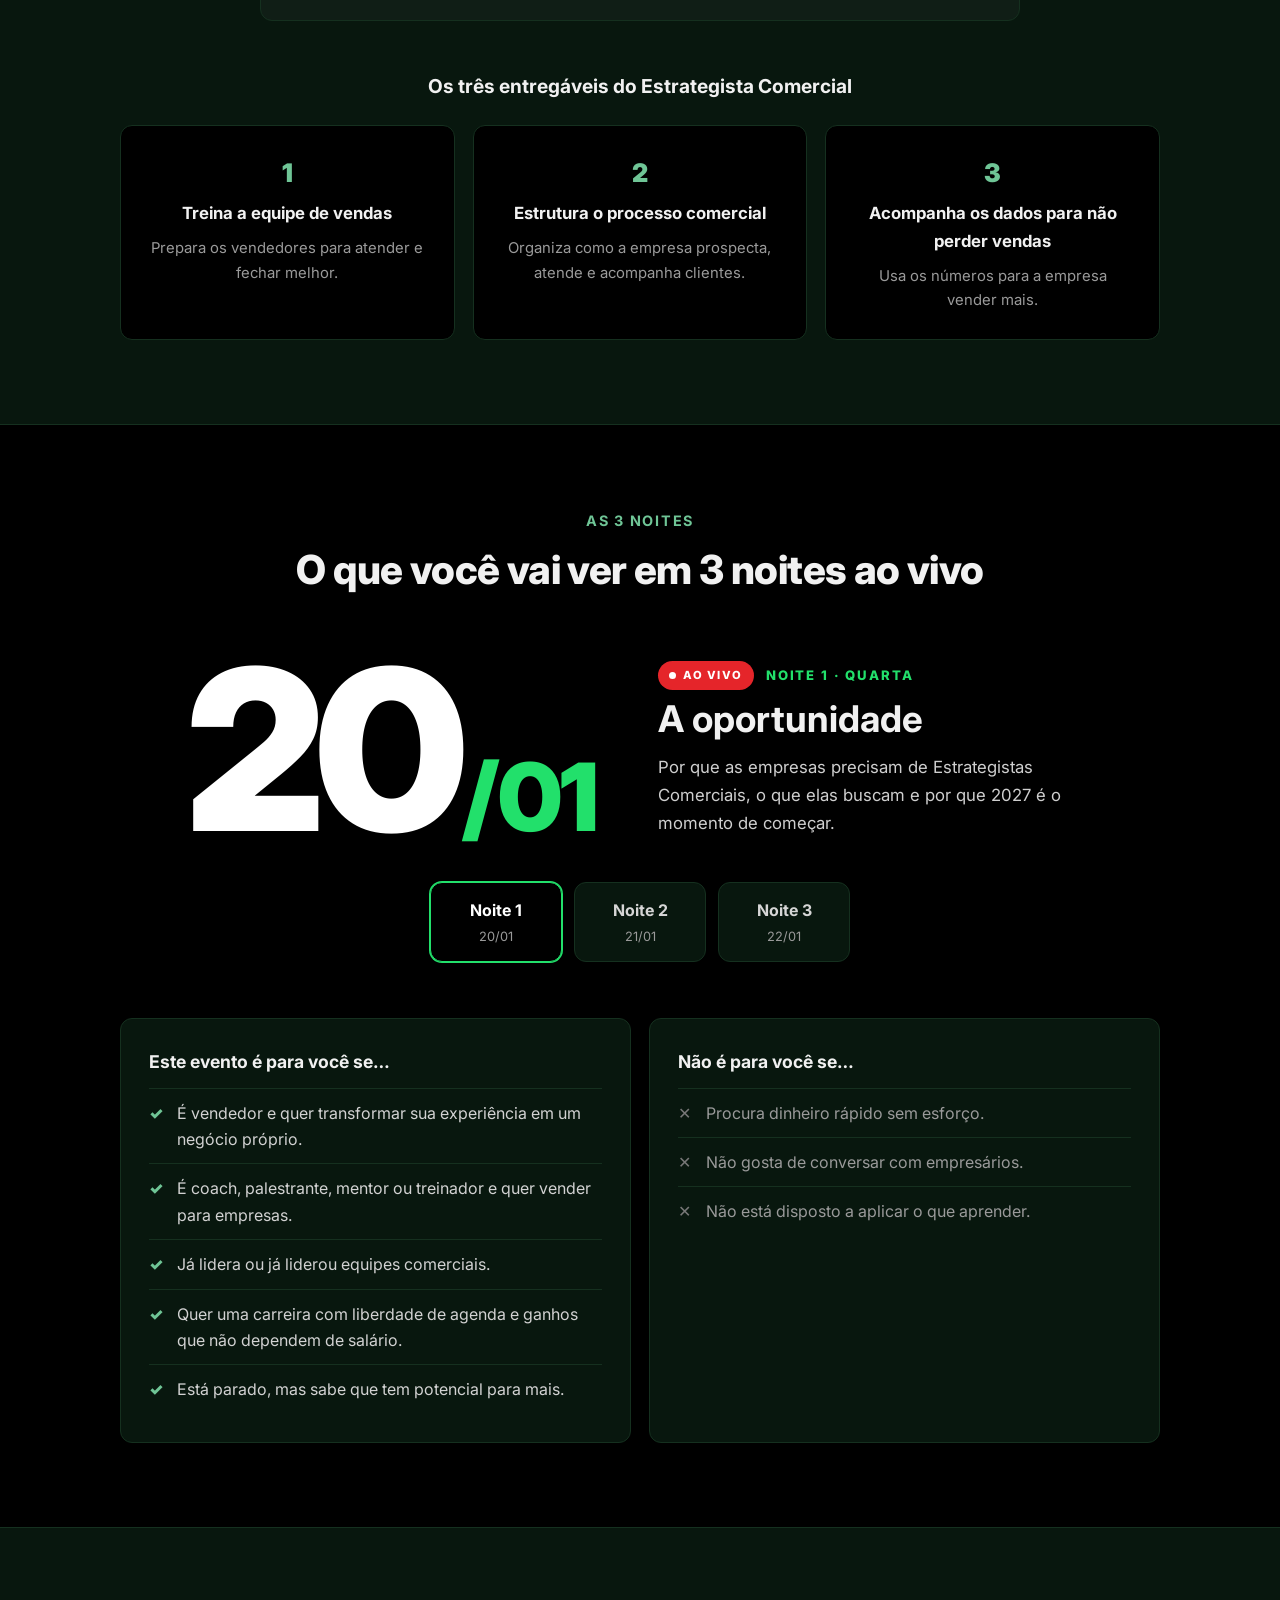
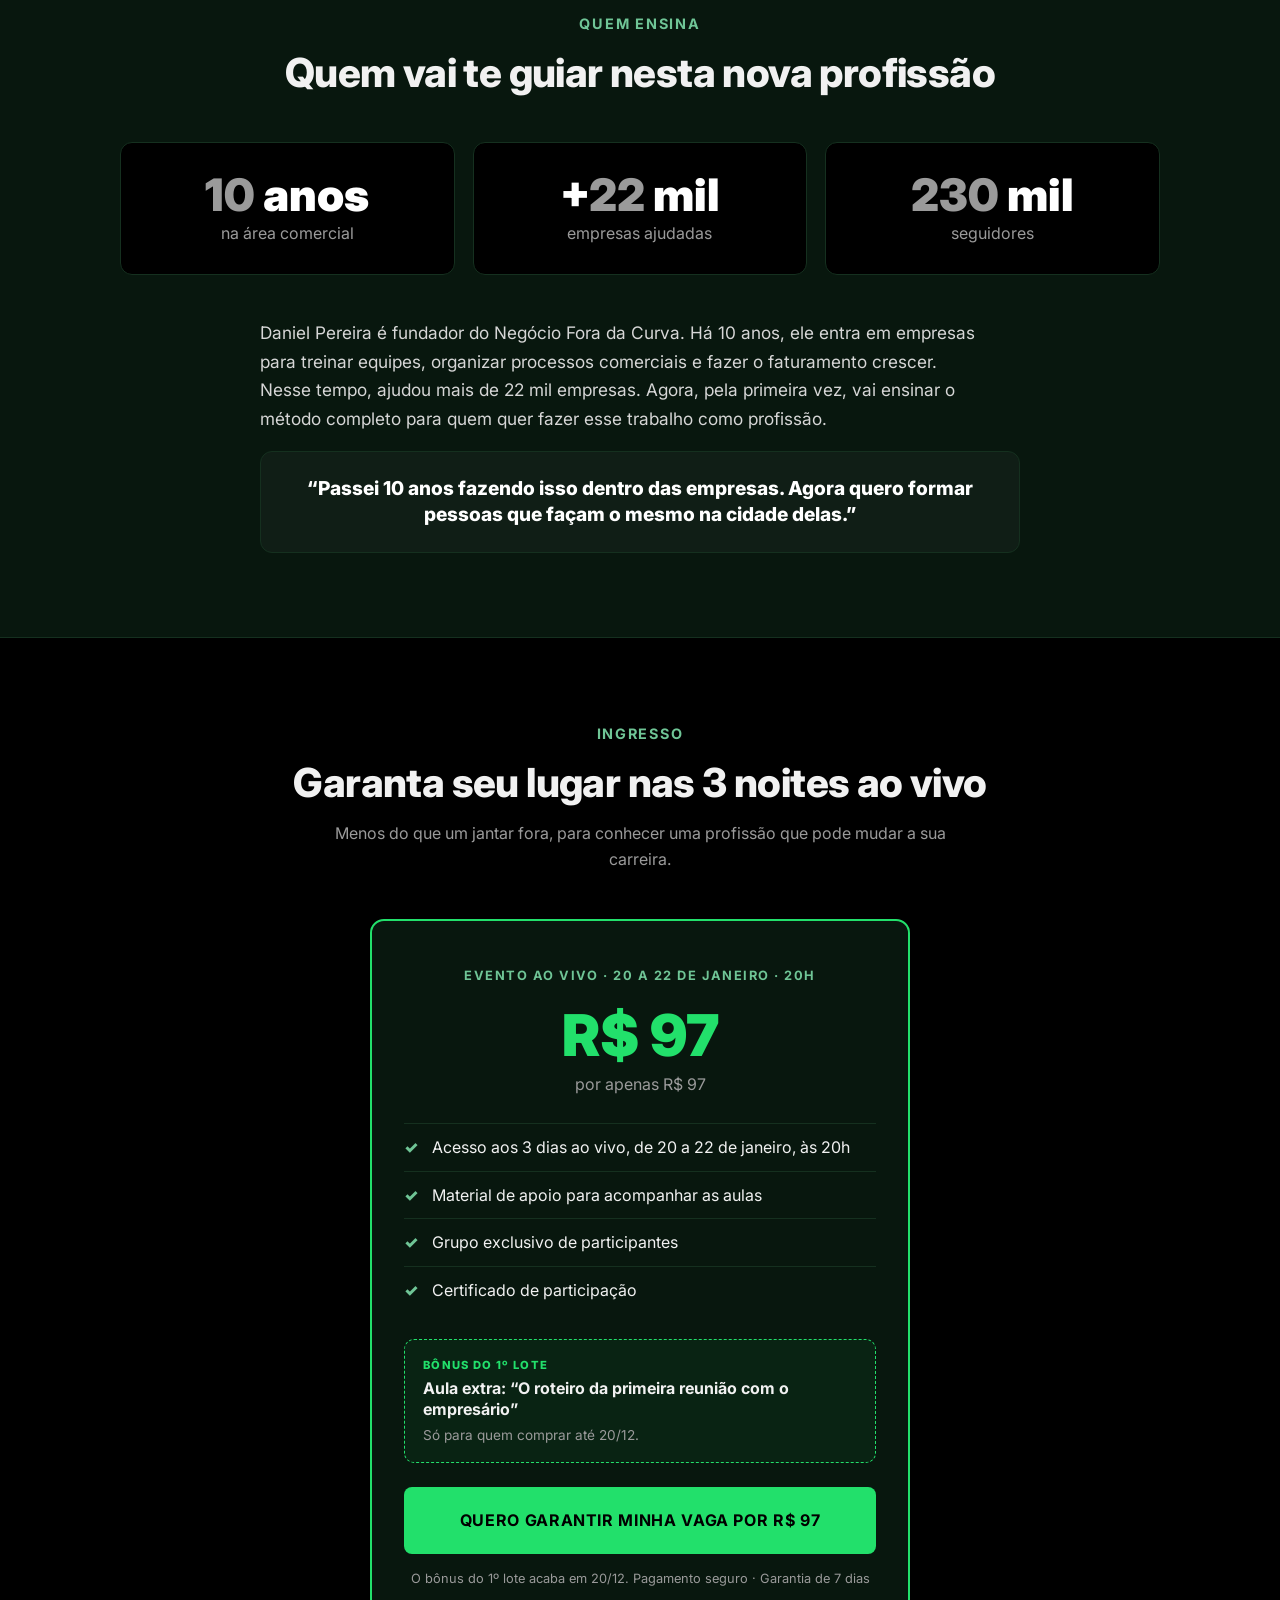
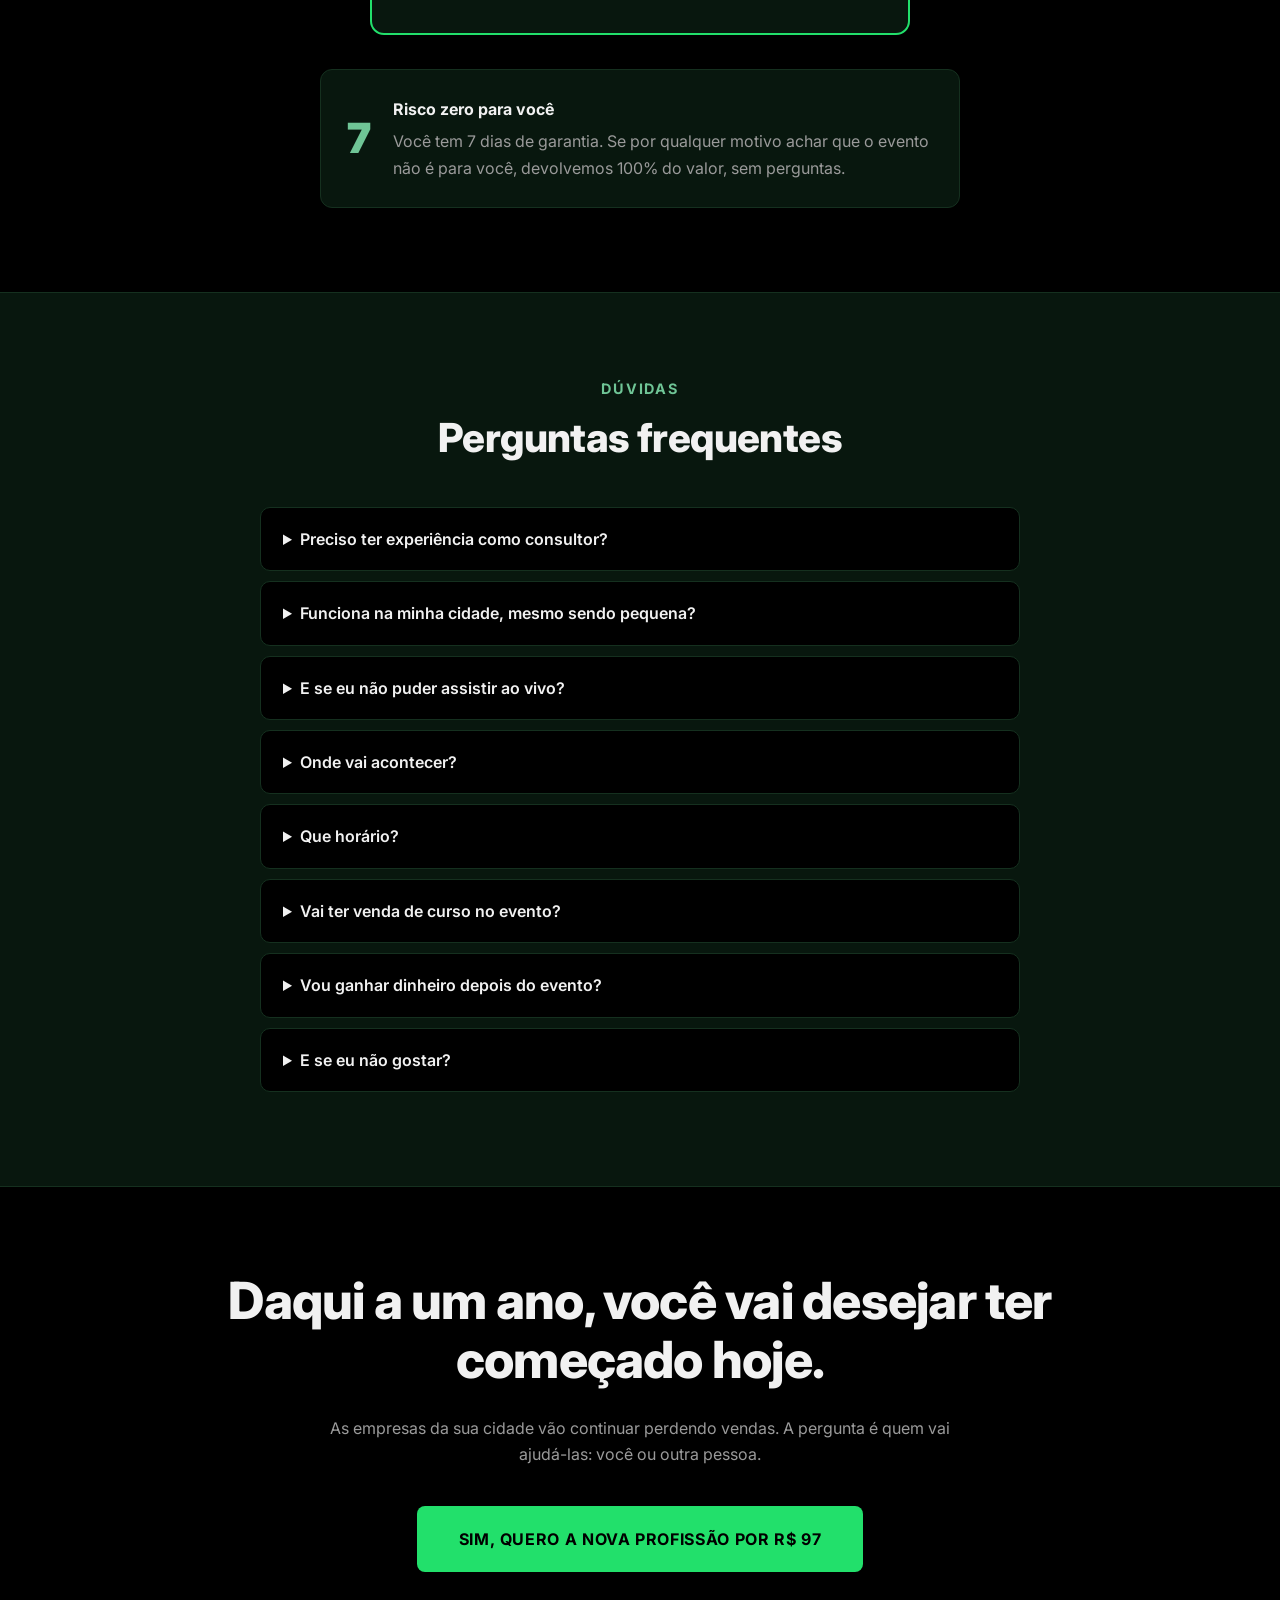
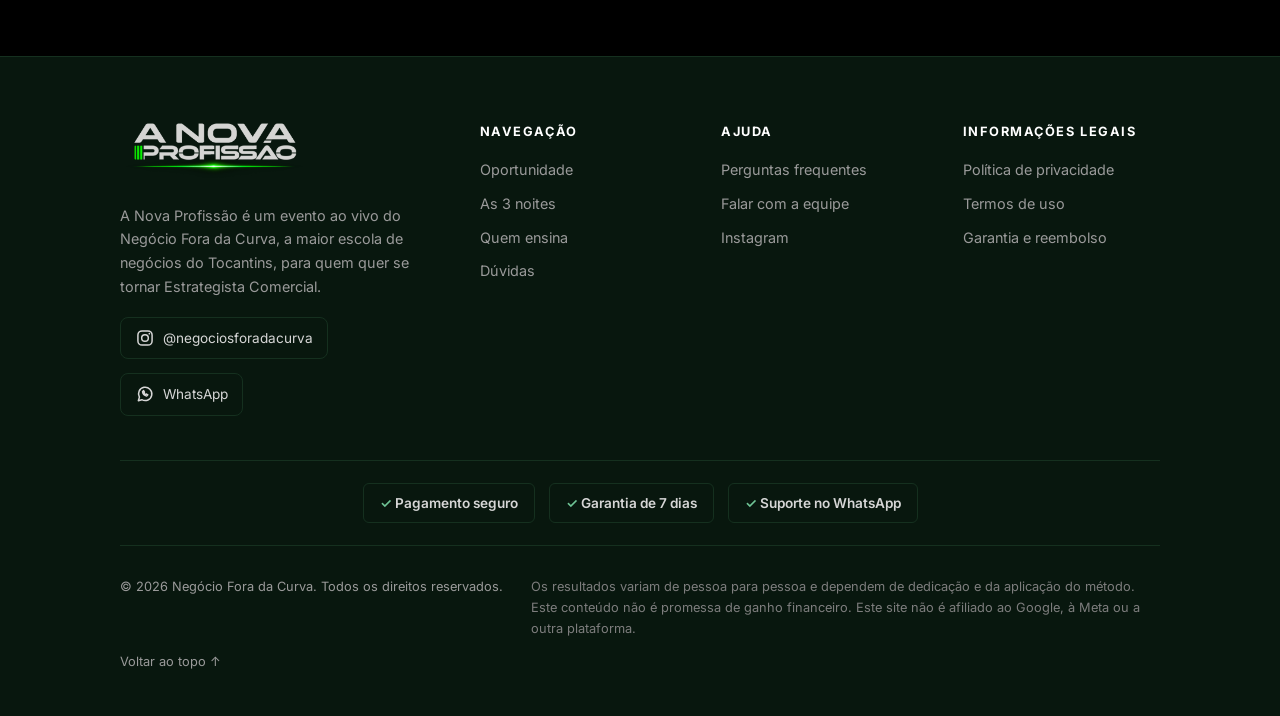
<file: site-97-verde/versao-3.html>
<!doctype html>
<html lang="pt-BR"><head>
<meta charset="utf-8"><meta name="viewport" content="width=device-width,initial-scale=1">
<title>A Nova Profissão: evento ao vivo de 20 a 22 de janeiro</title><meta name="description" content="Em 3 noites ao vivo, Daniel Pereira mostra o passo a passo para você se tornar um Estrategista Comercial e chegar ao seu primeiro contrato.">
<link rel="preconnect" href="https://fonts.googleapis.com"><link rel="preconnect" href="https://fonts.gstatic.com" crossorigin>
<link href="https://fonts.googleapis.com/css2?family=Inter:wght@400;600;700;800;900&display=swap" rel="stylesheet">
<link rel="stylesheet" href="style.css"><link rel="icon" href="icon.svg">
<style>:root{--accent:#22e06b;--sec:#08170e;--sec2:#15301f;--tint:#6fc596}</style>
</head><body class="ev">
<div class="vtag">Versão 3 de 5 · headline 3 (versão de teste)</div>
<div class="aviso"><div class="wrap"><span>Ao vivo de 20 a 22 de janeiro, às 20h · faltam <b id="dias">--</b> dias</span></div></div><script>(function(){var el=document.getElementById('dias');if(!el)return;var a=new Date('2027-01-20T20:00:00-03:00');var n=Math.ceil((a-new Date())/864e5);el.textContent=n>0?n:0;if(n<=0){el.parentNode.innerHTML='Evento ao vivo acontecendo agora';}})();</script>
<nav id="topo"><div class="wrap"><a class="logo" href="#"><img src="logo.png" alt="A Nova Profissão" height="52"></a><div class="links" id="links"><a href="#oportunidade">Oportunidade</a><a href="#dias">As 3 noites</a><a href="#mentor">Quem ensina</a><a href="#faq">Dúvidas</a><a class="zapl" href="https://wa.me/5500000000000" target="_blank" rel="noopener">Falar no WhatsApp</a><a class="zap" href="https://wa.me/5500000000000" target="_blank" rel="noopener" title="Falar no WhatsApp" aria-label="Falar no WhatsApp"><svg viewBox="0 0 24 24" width="20" height="20" fill="none" stroke="currentColor" stroke-width="1.8" stroke-linecap="round" stroke-linejoin="round" aria-hidden="true"><path d="M4 20l1.3-4.1A8 8 0 1 1 8.2 18.8L4 20z"/><path d="M9 9.2c.3 2.4 2.5 4.6 5 5.2l1.4-1.4-1.9-1-.9.7c-.8-.4-1.6-1.2-2-2l.7-.9-1-1.9L9 9.2z"/></svg></a><a class="btn sm" href="inscricao.html">Garantir minha vaga</a></div><button class="burger" onclick="document.getElementById('links').classList.toggle('open')" aria-label="Menu">☰</button></div></nav>

<div class="cena" id="cena"><div class="cena-sticky">
<canvas id="gl" aria-hidden="true"></canvas>
<div class="cena-vig"></div>
<div class="ov ov0" id="ov0"><div class="wrap"><span class="strip">Evento ao vivo e online · 3 noites</span></div></div>
<div class="ov ov1" id="ov1"><div class="wrap"><div class="sidelogo"><img src="logo.png" alt="A Nova Profissão"></div><div class="hl">
<span class="strip estatico">Evento ao vivo e online · 3 noites</span>
<h1>Construa uma nova profissão ajudando empresas a vender mais, <em>com renda e autonomia</em> na sua própria cidade.</h1>
<p class="sub">Em 3 noites ao vivo, Daniel Pereira, que em 10 anos já ajudou mais de 22 mil empresas, mostra o passo a passo para você se tornar um Estrategista Comercial, vender seu serviço para empresas e chegar ao seu primeiro contrato.</p>
<p class="cta-c"><a class="btn lg" href="inscricao.html">Quero garantir minha vaga</a></p>
<div class="trust"><span>Pagamento seguro</span><span>Garantia de 7 dias</span></div>
</div></div></div>
<div class="ov ov2" id="ov2"><div class="wrap"><span class="live-pill big">Ao vivo</span>
<div class="giant">20/01 · 21/01 · 22/01</div><p class="gsub">3 noites online · sempre às 20h (horário de Brasília)</p>
</div></div>
<div class="hint" id="hint"><span>Role para entrar</span><i></i></div>
</div></div>

<div class="ticket"><div class="wrap"><div class="tks"><div class="tk"><div class="dt"><i class="live-pill">Ao vivo</i><em class="nn">Noite 1</em><b>20/01</b><span>QUARTA · 20h</span></div><h3>A oportunidade</h3></div><div class="tk"><div class="dt"><i class="live-pill">Ao vivo</i><em class="nn">Noite 2</em><b>21/01</b><span>QUINTA · 20h</span></div><h3>O método</h3></div><div class="tk"><div class="dt"><i class="live-pill">Ao vivo</i><em class="nn">Noite 3</em><b>22/01</b><span>SEXTA · 20h</span></div><h3>O caminho</h3></div></div></div></div>

<section id="situacao"><div class="wrap">
<div class="hd hd-big"><h2>O seu problema não é <em>talento</em></h2><p class="lead">Talvez você esteja nesta situação.</p></div>
<div class="split">
<div class="box"><h3>Você tem experiência em vendas</h3><p>É palestrante, mentor ou treinador. Tem conteúdo, tem palco e tem gente que admira o seu trabalho.</p><p><b>Mas, na hora de vender para uma empresa, falta:</b></p><ul class="lst no"><li>Método</li><li>Proposta</li><li>Uma estrutura de serviços que pague as contas todo mês</li></ul></div>
<div class="box"><h3>Você está em transição</h3><p>É administrador, trabalha na área de RH ou está mudando de carreira.</p><p><b>E procura:</b></p><ul class="lst yes"><li>Uma forma de viver da sua experiência profissional</li></ul></div>
</div>
<p class="callout col">O que falta é um projeto que faça o empresário querer te contratar.</p>
<p class="col prose" style="margin-top:22px;text-align:center">O empresário procura quem entregue muito mais que uma palestra motivacional. No fim do mês, ele quer ver o faturamento crescer.</p>
</div></section>

<section id="oportunidade"><div class="wrap">
<div class="hd hd-big"><h2>A oportunidade de ter uma <em>nova profissão</em></h2><p class="lead">Existe uma profissão que as empresas precisam e quase ninguém ocupa na sua cidade.</p></div>
<div class="grid3"><div class="card"><div class="n">1</div><h3>A empresa vende no improviso</h3><p>A maioria das pequenas e médias empresas não tem processo comercial, a equipe não é treinada e ninguém acompanha os números. O cliente que não fechou na hora é esquecido.</p></div><div class="card"><div class="n">2</div><h3>O dono não tem a quem recorrer</h3><p>Ele sabe que precisa de ajuda. Mas as grandes consultorias não atendem o negócio dele, e contratar um diretor comercial custa caro demais.</p></div><div class="card"><div class="n">3</div><h3>Falta quem ocupe esse lugar</h3><p>Entre o improviso e a consultoria cara, existe um espaço aberto na sua cidade: o de quem ajuda a empresa a vender de forma organizada.</p></div></div>
<p class="callout col" style="margin-top:28px">É aí que entra o <b>Estrategista Comercial</b>: o profissional que treina a equipe, organiza o processo de vendas e usa os dados para a empresa vender mais. É a nova profissão, e quase ninguém na sua cidade ocupa esse lugar ainda.</p>
<h3 class="h3c">Os três entregáveis do Estrategista Comercial</h3>
<div class="grid3"><div class="card"><div class="n">1</div><h3>Treina a equipe de vendas</h3><p>Prepara os vendedores para atender e fechar melhor.</p></div><div class="card"><div class="n">2</div><h3>Estrutura o processo comercial</h3><p>Organiza como a empresa prospecta, atende e acompanha clientes.</p></div><div class="card"><div class="n">3</div><h3>Acompanha os dados para não perder vendas</h3><p>Usa os números para a empresa vender mais.</p></div></div>
</div></section>

<section id="dias"><div class="wrap">
<div class="hd"><span class="label">As 3 noites</span><h2>O que você vai ver em 3 noites ao vivo</h2></div>
<div class="dscene" id="dscene"><div class="dbig" id="dbig">20<em>/01</em></div><div class="dtxt"><small id="dsmall"><i class="live-pill">Ao vivo</i> Noite 1 · Quarta</small><h3 id="dtitle">A oportunidade</h3><p id="dtext">Por que as empresas precisam de Estrategistas Comerciais, o que elas buscam e por que 2027 é o momento de começar.</p></div></div><div class="dchips"><button type="button" class="on" data-n="20" data-w="Noite 1 · Quarta" data-t="A oportunidade" data-x="Por que as empresas precisam de Estrategistas Comerciais, o que elas buscam e por que 2027 é o momento de começar." aria-pressed="true"><b>Noite 1</b><span>20/01</span></button><button type="button" class="" data-n="21" data-w="Noite 2 · Quinta" data-t="O método" data-x="Os três entregáveis do Estrategista Comercial (treinar a equipe, estruturar o processo e usar os dados), mostrados em um caso real." aria-pressed="false"><b>Noite 2</b><span>21/01</span></button><button type="button" class="" data-n="22" data-w="Noite 3 · Sexta" data-t="O caminho" data-x="Como sair do zero e chegar ao primeiro contrato: onde encontrar, como abordar e como fechar a primeira empresa da sua cidade. Nesta noite, Daniel também apresenta a formação online O Estrategista Comercial, para quem quiser continuar com acompanhamento." aria-pressed="false"><b>Noite 3</b><span>22/01</span></button></div>
<div class="split" style="margin-top:56px">
<div class="box"><h3>Este evento é para você se…</h3><ul class="lst yes"><li>É vendedor e quer transformar sua experiência em um negócio próprio.</li><li>É coach, palestrante, mentor ou treinador e quer vender para empresas.</li><li>Já lidera ou já liderou equipes comerciais.</li><li>Quer uma carreira com liberdade de agenda e ganhos que não dependem de salário.</li><li>Está parado, mas sabe que tem potencial para mais.</li></ul></div>
<div class="box"><h3>Não é para você se…</h3><ul class="lst no"><li>Procura dinheiro rápido sem esforço.</li><li>Não gosta de conversar com empresários.</li><li>Não está disposto a aplicar o que aprender.</li></ul></div>
</div></div></section>

<section id="mentor"><div class="wrap">
<div class="hd"><span class="label">Quem ensina</span><h2>Quem vai te guiar nesta nova profissão</h2></div>
<div class="grid3 stt"><div class="st"><strong><span data-to="10">10</span> anos</strong><span>na área comercial</span></div><div class="st"><strong>+<span data-to="22">22</span> mil</strong><span>empresas ajudadas</span></div><div class="st"><strong><span data-to="230">230</span> mil</strong><span>seguidores</span></div></div>
<div class="col prose" style="margin-top:44px"><p>Daniel Pereira é fundador do Negócio Fora da Curva. Há 10 anos, ele entra em empresas para treinar equipes, organizar processos comerciais e fazer o faturamento crescer. Nesse tempo, ajudou mais de 22 mil empresas. Agora, pela primeira vez, vai ensinar o método completo para quem quer fazer esse trabalho como profissão.</p></div>
<p class="callout col">“Passei 10 anos fazendo isso dentro das empresas. Agora quero formar pessoas que façam o mesmo na cidade delas.”</p>
<!-- PROVA SOCIAL ("O que dizem os empresarios que aplicaram o metodo"): inserir aqui apenas depoimentos reais e com autorizacao de uso de imagem assinada
     (video de empresario do varejo, empresario de servicos, prints de mensagens, fotos de palestras com plateia cheia). -->
</div></section>

<section id="oferta"><div class="wrap">
<div class="hd"><span class="label">Ingresso</span><h2>Garanta seu lugar nas 3 noites ao vivo</h2><p class="lead">Menos do que um jantar fora, para conhecer uma profissão que pode mudar a sua carreira.</p></div>
<div class="offer"><span class="tag">Evento ao vivo · 20 a 22 de janeiro · 20h</span>
<div class="price">R$ 97</div><div class="pn">por apenas R$ 97</div>
<ul><li>Acesso aos 3 dias ao vivo, de 20 a 22 de janeiro, às 20h</li><li>Material de apoio para acompanhar as aulas</li><li>Grupo exclusivo de participantes</li><li>Certificado de participação</li></ul>
<div class="bonus1"><small>Bônus do 1º lote</small><b>Aula extra: “O roteiro da primeira reunião com o empresário”</b><span>Só para quem comprar até 20/12.</span></div>
<a class="btn lg" href="inscricao.html">Quero garantir minha vaga por R$ 97</a><div class="s">O bônus do 1º lote acaba em 20/12. Pagamento seguro · Garantia de 7 dias</div></div>
<div class="guar" style="margin-top:34px"><b>7</b><div><strong>Risco zero para você</strong><p style="color:var(--muted);margin-top:6px">Você tem 7 dias de garantia. Se por qualquer motivo achar que o evento não é para você, devolvemos 100% do valor, sem perguntas.</p></div></div>
</div></section>

<section id="faq"><div class="wrap"><div class="hd"><span class="label">Dúvidas</span><h2>Perguntas frequentes</h2></div><div class="faq col"><details><summary>Preciso ter experiência como consultor?</summary><p>Não. O evento começa do zero e mostra o caminho completo, da primeira conversa ao primeiro contrato.</p></details><details><summary>Funciona na minha cidade, mesmo sendo pequena?</summary><p>Sim. Toda cidade tem empresas que precisam vender mais, e em cidades menores há menos concorrência de consultores.</p></details><details><summary>E se eu não puder assistir ao vivo?</summary><p>Você pode adicionar as gravações dos 3 dias na hora da compra. O replay da última noite fica disponível para todos os participantes até 28/01.</p></details><details><summary>Onde vai acontecer?</summary><p>Online, em uma área exclusiva para participantes. O acesso chega por e-mail e WhatsApp logo após a compra.</p></details><details><summary>Que horário?</summary><p>De 20 a 22 de janeiro, às 20h, horário de Brasília. Cada noite tem cerca de 2 horas.</p></details><details><summary>Vai ter venda de curso no evento?</summary><p>Sim. Nas noites 1 e 2 o foco é o conteúdo. Na noite 3, Daniel apresenta a formação online O Estrategista Comercial, para quem quiser continuar. A compra é opcional, e o conteúdo do evento vale por si.</p></details><details><summary>Vou ganhar dinheiro depois do evento?</summary><p>O evento mostra o método e o caminho para fechar seus primeiros contratos. O resultado depende da sua dedicação e da aplicação do que você aprender.</p></details><details><summary>E se eu não gostar?</summary><p>Você tem 7 dias de garantia e recebe 100% do valor de volta.</p></details></div></div></section>

<section class="final"><div class="wrap"><h2>Daqui a um ano, você vai desejar ter começado hoje.</h2>
<p class="lead">As empresas da sua cidade vão continuar perdendo vendas. A pergunta é quem vai ajudá-las: você ou outra pessoa.</p>
<p class="cta-c"><a class="btn lg" href="inscricao.html">Sim, quero a nova profissão por R$ 97</a></p></div></section>

<footer class="rod"><div class="wrap">
<div class="rg">
<div class="rc rbrand"><div class="flogo"><img src="logo.png" alt="A Nova Profissão" height="52"></div><p>A Nova Profissão é um evento ao vivo do Negócio Fora da Curva, a maior escola de negócios do Tocantins, para quem quer se tornar Estrategista Comercial.</p>
<div class="soc"><a href="https://instagram.com/negociosforadacurva" target="_blank" rel="noopener" aria-label="Instagram"><svg viewBox="0 0 24 24" width="20" height="20" fill="none" stroke="currentColor" stroke-width="1.8" aria-hidden="true"><rect x="3.5" y="3.5" width="17" height="17" rx="5"/><circle cx="12" cy="12" r="4"/><circle cx="17.2" cy="6.8" r="1" fill="currentColor" stroke="none"/></svg><span>@negociosforadacurva</span></a>
<a href="https://wa.me/5500000000000" target="_blank" rel="noopener" aria-label="WhatsApp"><svg viewBox="0 0 24 24" width="20" height="20" fill="none" stroke="currentColor" stroke-width="1.8" stroke-linecap="round" stroke-linejoin="round" aria-hidden="true"><path d="M4 20l1.3-4.1A8 8 0 1 1 8.2 18.8L4 20z"/><path d="M9 9.2c.3 2.4 2.5 4.6 5 5.2l1.4-1.4-1.9-1-.9.7c-.8-.4-1.6-1.2-2-2l.7-.9-1-1.9L9 9.2z"/></svg><span>WhatsApp</span></a></div></div>
<div class="rc"><h5>Navegação</h5><ul><li><a href="#oportunidade">Oportunidade</a></li><li><a href="#dias">As 3 noites</a></li><li><a href="#mentor">Quem ensina</a></li><li><a href="#faq">Dúvidas</a></li></ul></div>
<div class="rc"><h5>Ajuda</h5><ul><li><a href="#faq">Perguntas frequentes</a></li>
<li><a href="https://wa.me/5500000000000" target="_blank" rel="noopener">Falar com a equipe</a></li>
<li><a href="https://instagram.com/negociosforadacurva" target="_blank" rel="noopener">Instagram</a></li></ul></div>
<div class="rc"><h5>Informações legais</h5><ul><li><a href="#">Política de privacidade</a></li><li><a href="#">Termos de uso</a></li><li><a href="#">Garantia e reembolso</a></li></ul></div>
</div>
<div class="selos"><span>Pagamento seguro</span><span>Garantia de 7 dias</span><span>Suporte no WhatsApp</span></div>
<div class="rbot"><p>© 2026 Negócio Fora da Curva. Todos os direitos reservados.</p>
<p class="rdisc">Os resultados variam de pessoa para pessoa e dependem de dedicação e da aplicação do método. Este conteúdo não é promessa de ganho financeiro. Este site não é afiliado ao Google, à Meta ou a outra plataforma.</p>
<a class="up" href="#topo">Voltar ao topo ↑</a></div>
</div></footer>
<div class="fix"><b>R$ 97</b><a class="btn sm" href="inscricao.html">Garantir vaga</a></div>
<script src="three.min.js" defer></script>
<script src="cena3d.js" defer></script>
<script src="interativo.js" defer></script>
<script>document.querySelectorAll('#links a').forEach(function(a){a.addEventListener('click',function(){document.getElementById('links').classList.remove('open')})});</script>
</body></html>
</file>
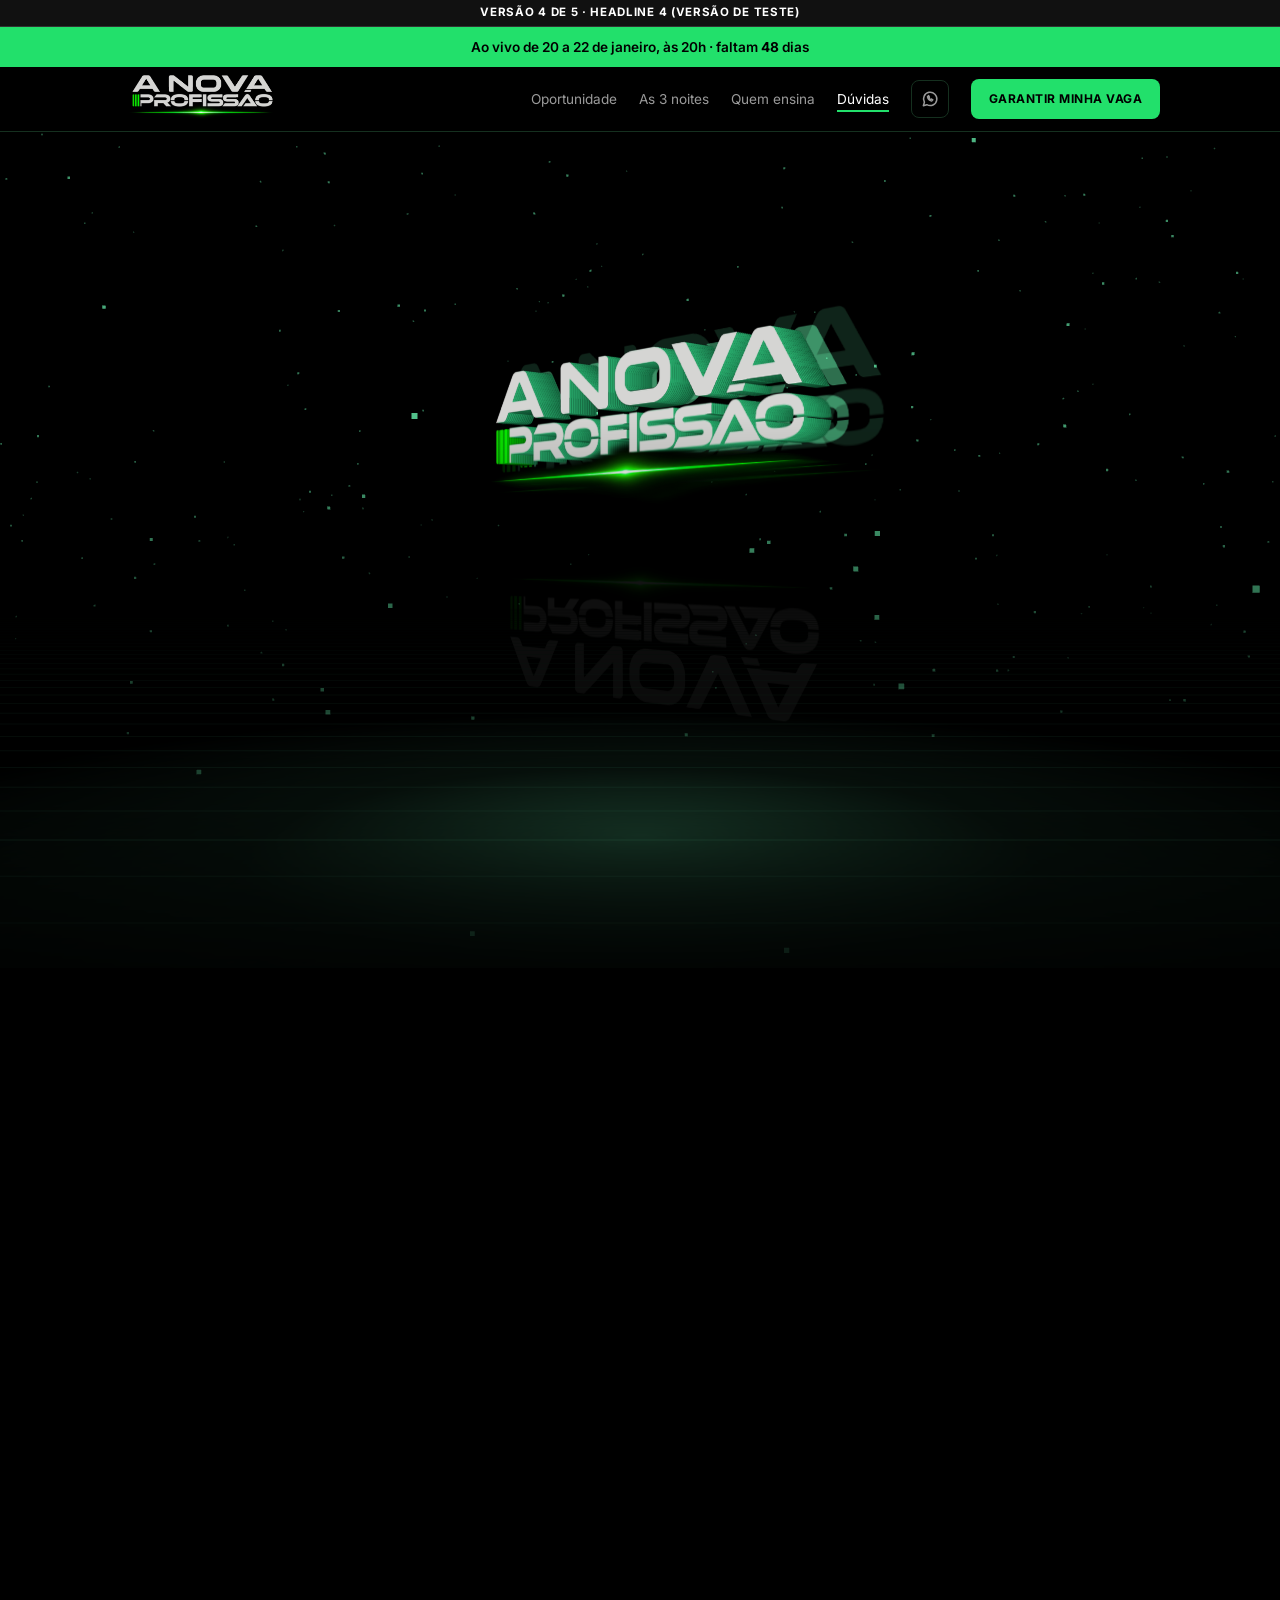
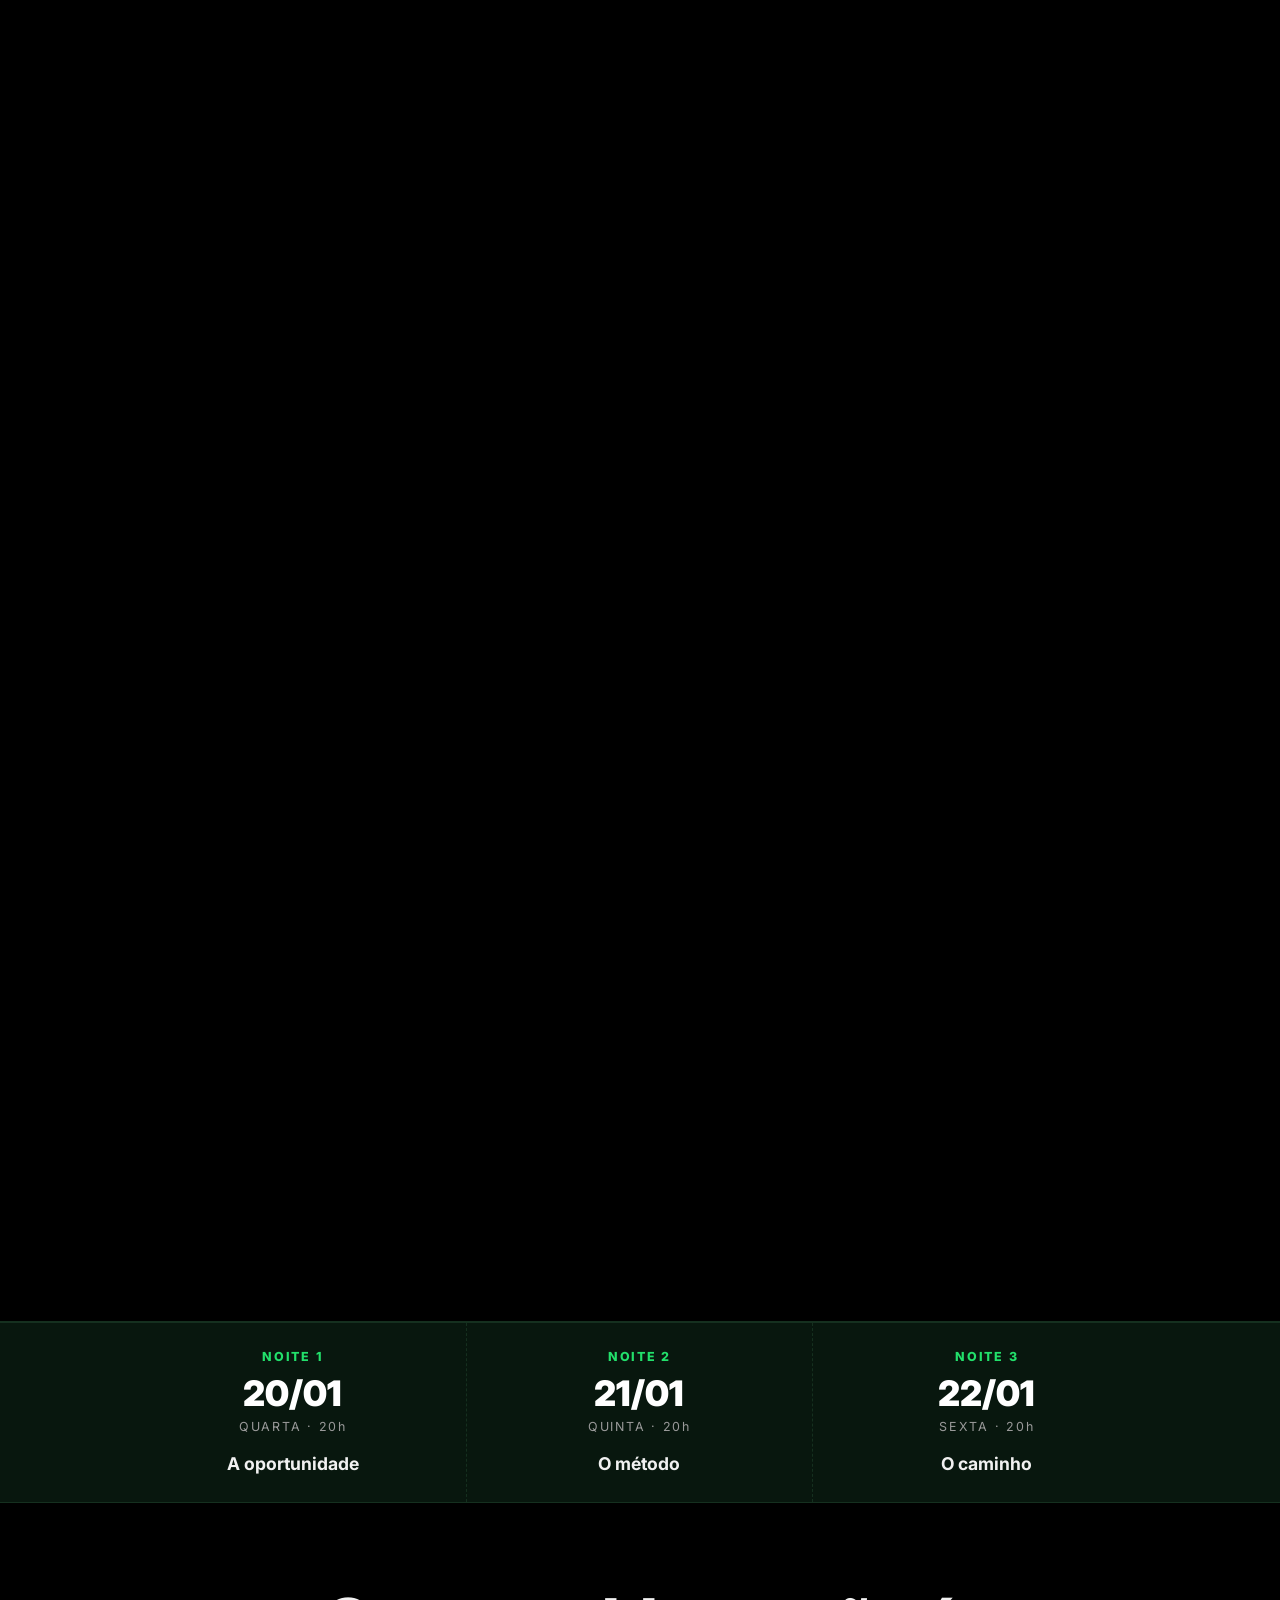
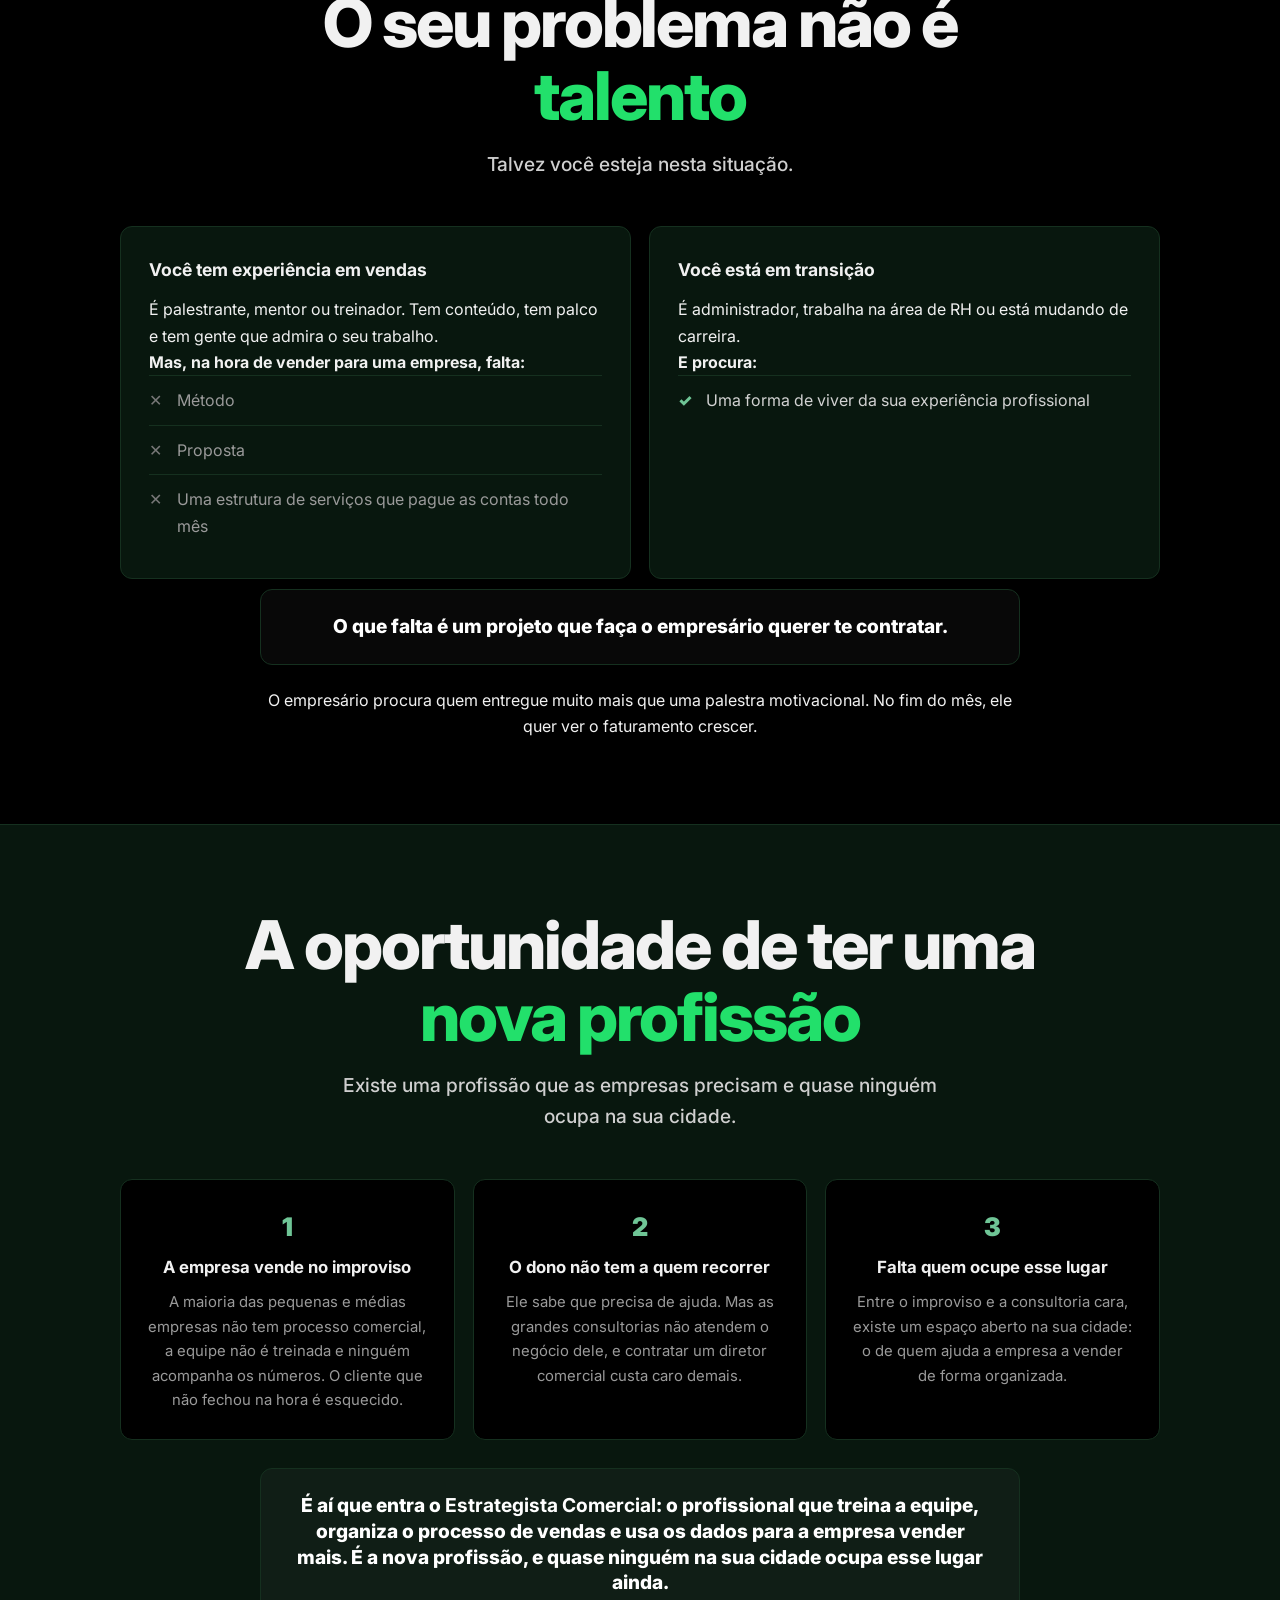
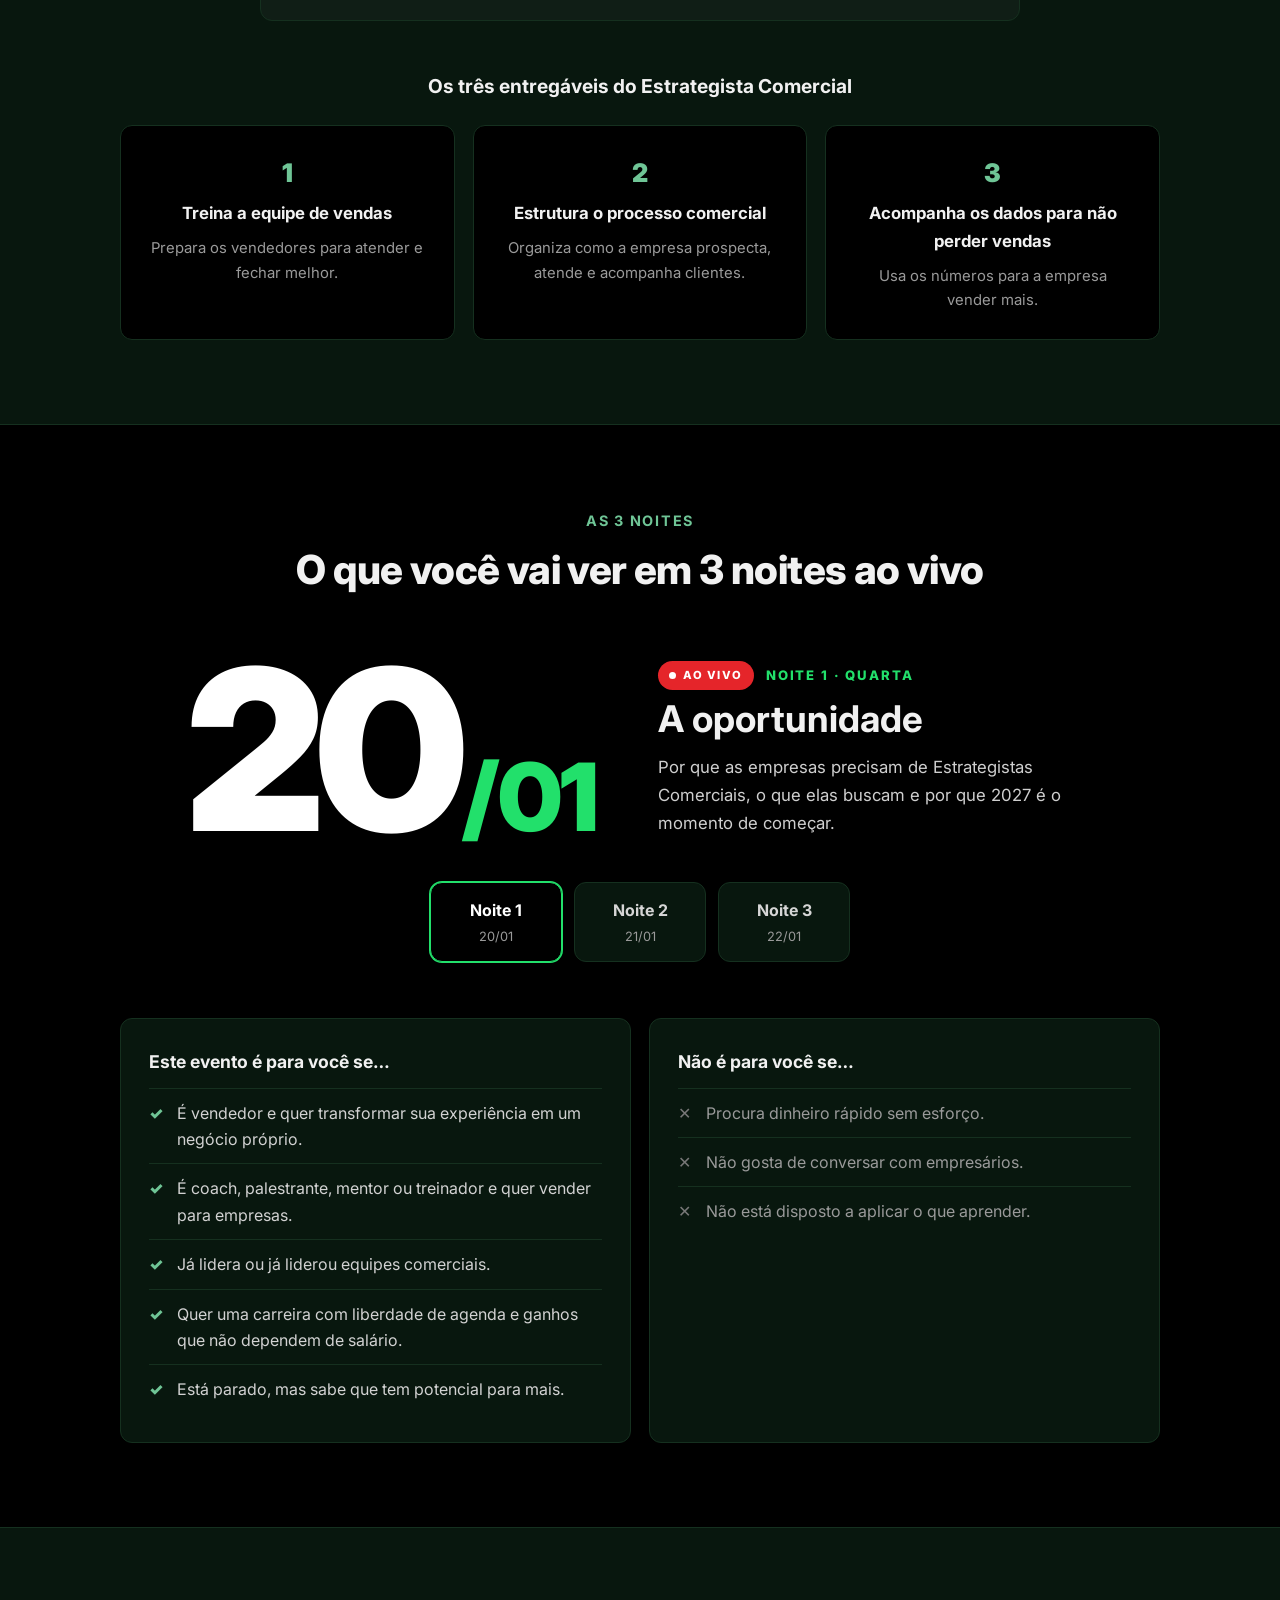
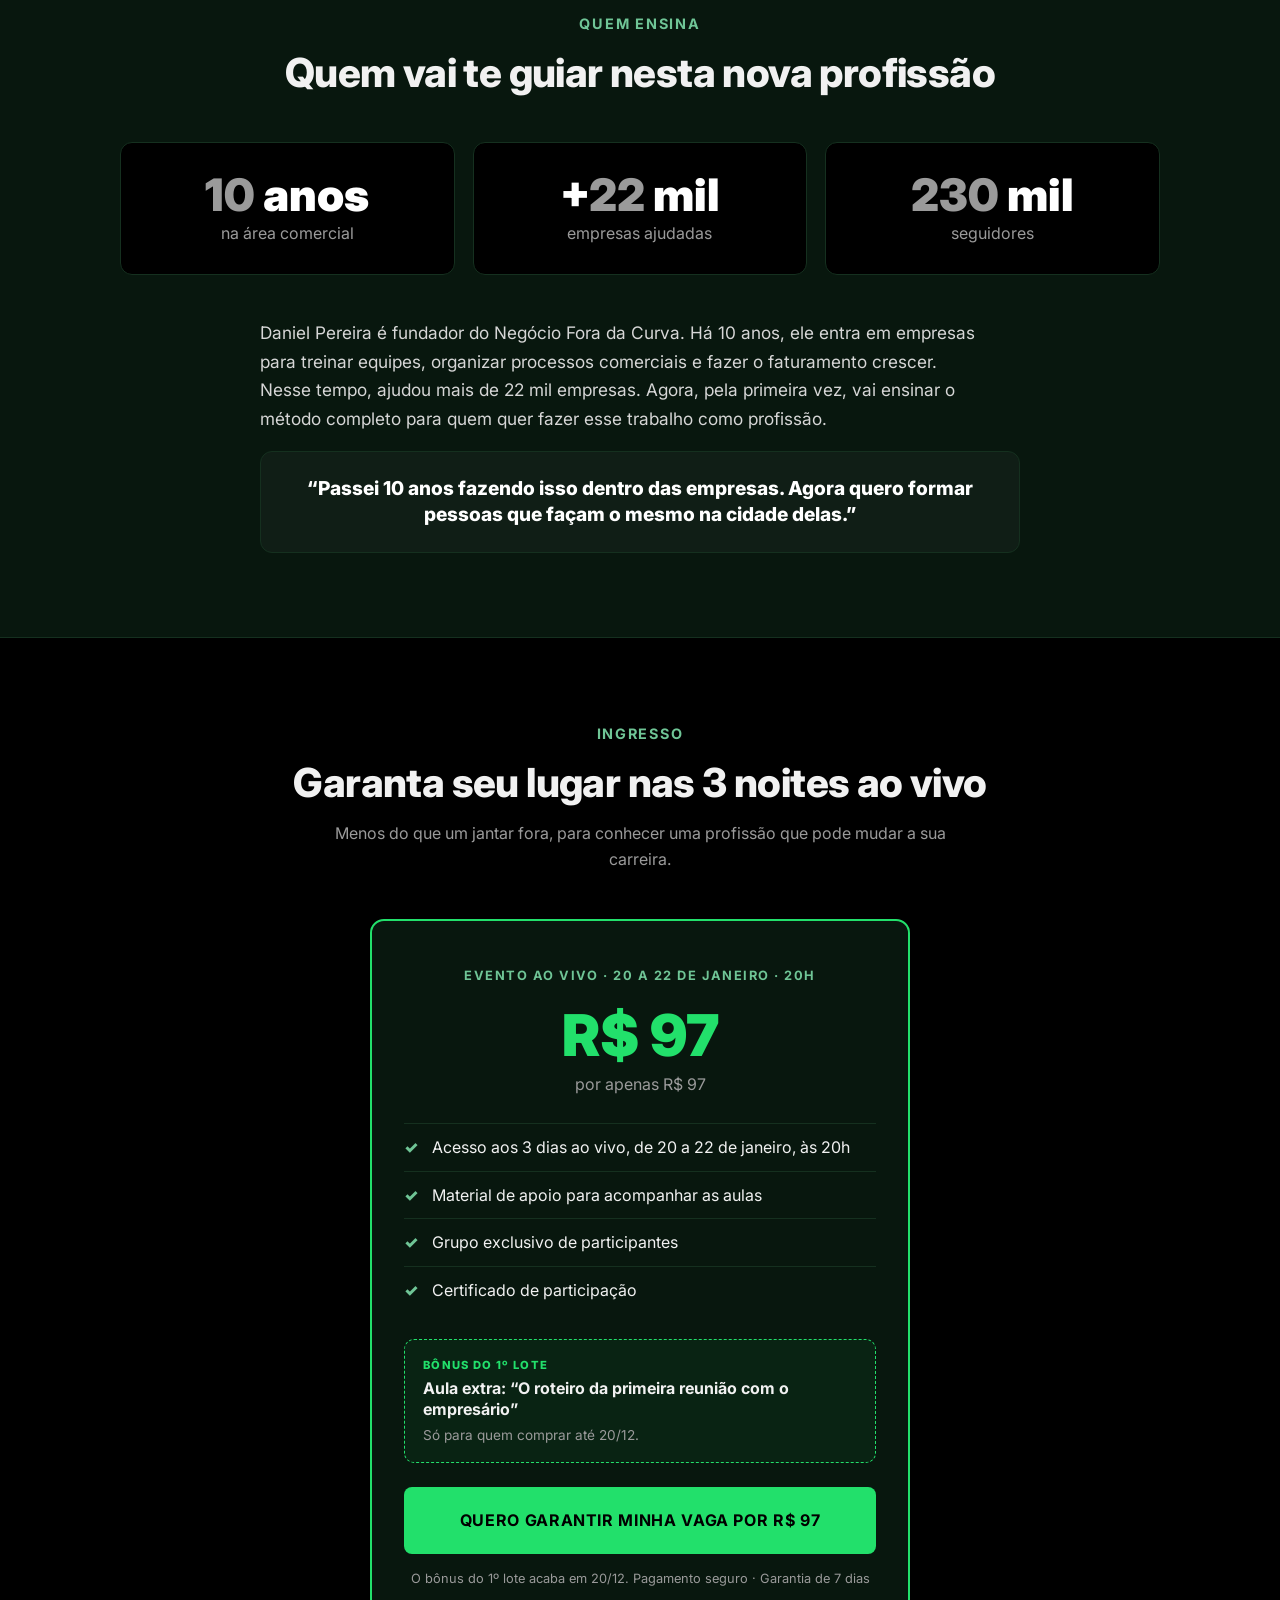
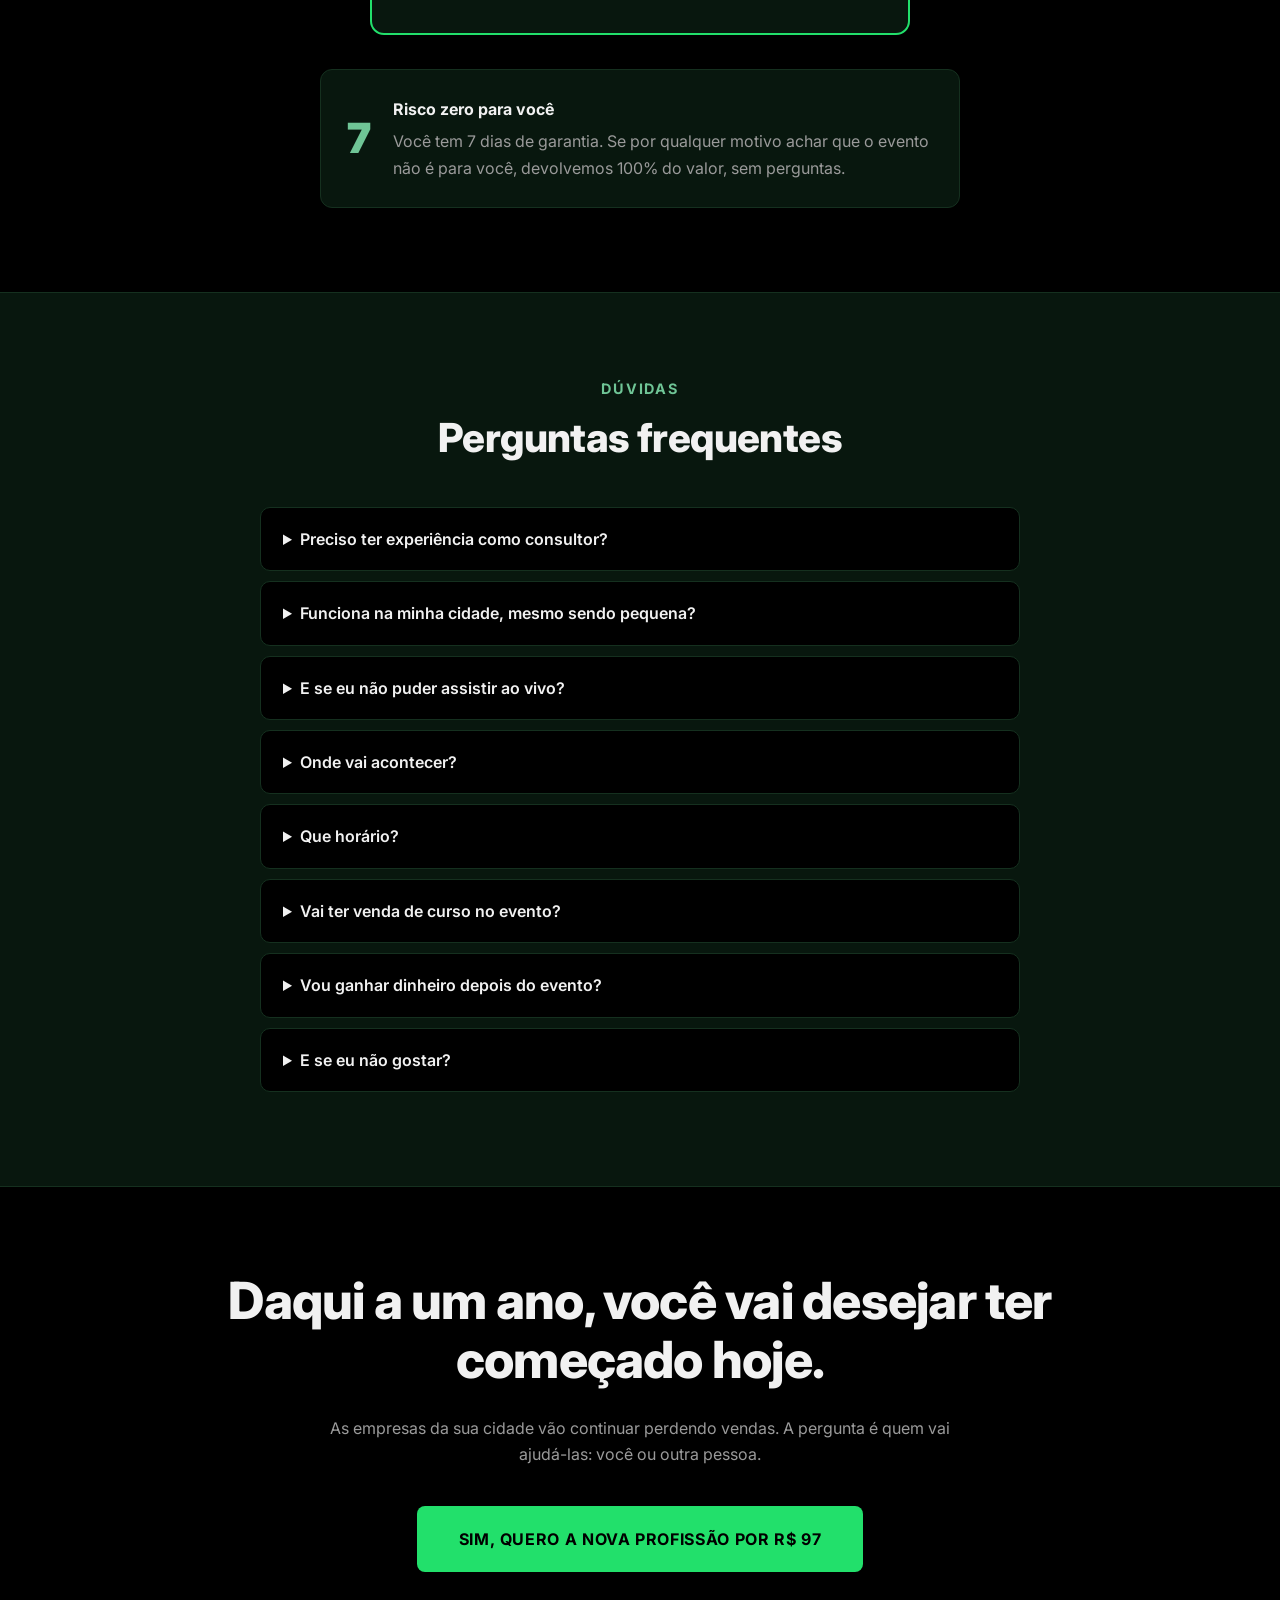
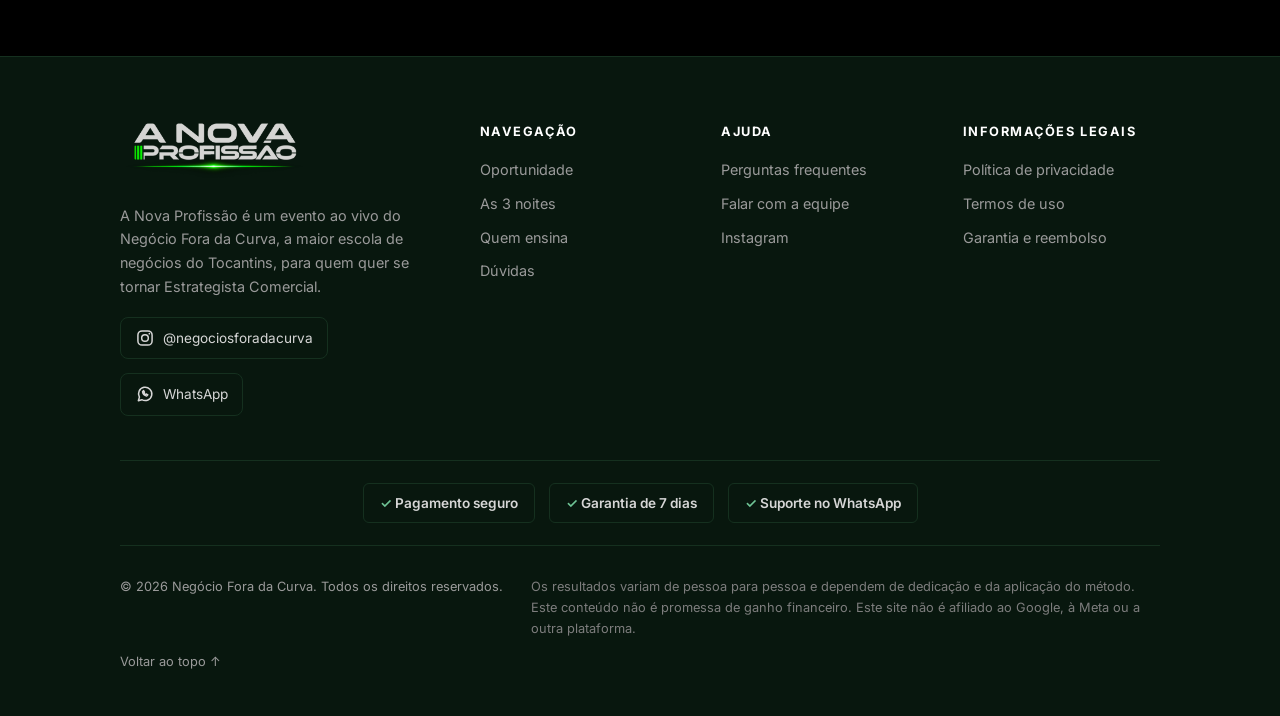
<file: site-97-verde/versao-4.html>
<!doctype html>
<html lang="pt-BR"><head>
<meta charset="utf-8"><meta name="viewport" content="width=device-width,initial-scale=1">
<title>A Nova Profissão: evento ao vivo de 20 a 22 de janeiro</title><meta name="description" content="Em 3 noites ao vivo, Daniel Pereira mostra o passo a passo para você se tornar um Estrategista Comercial e chegar ao seu primeiro contrato.">
<link rel="preconnect" href="https://fonts.googleapis.com"><link rel="preconnect" href="https://fonts.gstatic.com" crossorigin>
<link href="https://fonts.googleapis.com/css2?family=Inter:wght@400;600;700;800;900&display=swap" rel="stylesheet">
<link rel="stylesheet" href="style.css"><link rel="icon" href="icon.svg">
<style>:root{--accent:#22e06b;--sec:#08170e;--sec2:#15301f;--tint:#6fc596}</style>
</head><body class="ev">
<div class="vtag">Versão 4 de 5 · headline 4 (versão de teste)</div>
<div class="aviso"><div class="wrap"><span>Ao vivo de 20 a 22 de janeiro, às 20h · faltam <b id="dias">--</b> dias</span></div></div><script>(function(){var el=document.getElementById('dias');if(!el)return;var a=new Date('2027-01-20T20:00:00-03:00');var n=Math.ceil((a-new Date())/864e5);el.textContent=n>0?n:0;if(n<=0){el.parentNode.innerHTML='Evento ao vivo acontecendo agora';}})();</script>
<nav id="topo"><div class="wrap"><a class="logo" href="#"><img src="logo.png" alt="A Nova Profissão" height="52"></a><div class="links" id="links"><a href="#oportunidade">Oportunidade</a><a href="#dias">As 3 noites</a><a href="#mentor">Quem ensina</a><a href="#faq">Dúvidas</a><a class="zapl" href="https://wa.me/5500000000000" target="_blank" rel="noopener">Falar no WhatsApp</a><a class="zap" href="https://wa.me/5500000000000" target="_blank" rel="noopener" title="Falar no WhatsApp" aria-label="Falar no WhatsApp"><svg viewBox="0 0 24 24" width="20" height="20" fill="none" stroke="currentColor" stroke-width="1.8" stroke-linecap="round" stroke-linejoin="round" aria-hidden="true"><path d="M4 20l1.3-4.1A8 8 0 1 1 8.2 18.8L4 20z"/><path d="M9 9.2c.3 2.4 2.5 4.6 5 5.2l1.4-1.4-1.9-1-.9.7c-.8-.4-1.6-1.2-2-2l.7-.9-1-1.9L9 9.2z"/></svg></a><a class="btn sm" href="inscricao.html">Garantir minha vaga</a></div><button class="burger" onclick="document.getElementById('links').classList.toggle('open')" aria-label="Menu">☰</button></div></nav>

<div class="cena" id="cena"><div class="cena-sticky">
<canvas id="gl" aria-hidden="true"></canvas>
<div class="cena-vig"></div>
<div class="ov ov0" id="ov0"><div class="wrap"><span class="strip">Evento ao vivo e online · 3 noites</span></div></div>
<div class="ov ov1" id="ov1"><div class="wrap"><div class="sidelogo"><img src="logo.png" alt="A Nova Profissão"></div><div class="hl">
<span class="strip estatico">Evento ao vivo e online · 3 noites</span>
<h1>Empresas pagam por quem treina a equipe, organiza o processo e faz o faturamento crescer. <em>Conheça a profissão de Estrategista Comercial.</em></h1>
<p class="sub">Em 3 noites ao vivo, Daniel Pereira, que em 10 anos já ajudou mais de 22 mil empresas, mostra o passo a passo para você se tornar um Estrategista Comercial, vender seu serviço para empresas e chegar ao seu primeiro contrato.</p>
<p class="cta-c"><a class="btn lg" href="inscricao.html">Quero garantir minha vaga</a></p>
<div class="trust"><span>Pagamento seguro</span><span>Garantia de 7 dias</span></div>
</div></div></div>
<div class="ov ov2" id="ov2"><div class="wrap"><span class="live-pill big">Ao vivo</span>
<div class="giant">20/01 · 21/01 · 22/01</div><p class="gsub">3 noites online · sempre às 20h (horário de Brasília)</p>
</div></div>
<div class="hint" id="hint"><span>Role para entrar</span><i></i></div>
</div></div>

<div class="ticket"><div class="wrap"><div class="tks"><div class="tk"><div class="dt"><i class="live-pill">Ao vivo</i><em class="nn">Noite 1</em><b>20/01</b><span>QUARTA · 20h</span></div><h3>A oportunidade</h3></div><div class="tk"><div class="dt"><i class="live-pill">Ao vivo</i><em class="nn">Noite 2</em><b>21/01</b><span>QUINTA · 20h</span></div><h3>O método</h3></div><div class="tk"><div class="dt"><i class="live-pill">Ao vivo</i><em class="nn">Noite 3</em><b>22/01</b><span>SEXTA · 20h</span></div><h3>O caminho</h3></div></div></div></div>

<section id="situacao"><div class="wrap">
<div class="hd hd-big"><h2>O seu problema não é <em>talento</em></h2><p class="lead">Talvez você esteja nesta situação.</p></div>
<div class="split">
<div class="box"><h3>Você tem experiência em vendas</h3><p>É palestrante, mentor ou treinador. Tem conteúdo, tem palco e tem gente que admira o seu trabalho.</p><p><b>Mas, na hora de vender para uma empresa, falta:</b></p><ul class="lst no"><li>Método</li><li>Proposta</li><li>Uma estrutura de serviços que pague as contas todo mês</li></ul></div>
<div class="box"><h3>Você está em transição</h3><p>É administrador, trabalha na área de RH ou está mudando de carreira.</p><p><b>E procura:</b></p><ul class="lst yes"><li>Uma forma de viver da sua experiência profissional</li></ul></div>
</div>
<p class="callout col">O que falta é um projeto que faça o empresário querer te contratar.</p>
<p class="col prose" style="margin-top:22px;text-align:center">O empresário procura quem entregue muito mais que uma palestra motivacional. No fim do mês, ele quer ver o faturamento crescer.</p>
</div></section>

<section id="oportunidade"><div class="wrap">
<div class="hd hd-big"><h2>A oportunidade de ter uma <em>nova profissão</em></h2><p class="lead">Existe uma profissão que as empresas precisam e quase ninguém ocupa na sua cidade.</p></div>
<div class="grid3"><div class="card"><div class="n">1</div><h3>A empresa vende no improviso</h3><p>A maioria das pequenas e médias empresas não tem processo comercial, a equipe não é treinada e ninguém acompanha os números. O cliente que não fechou na hora é esquecido.</p></div><div class="card"><div class="n">2</div><h3>O dono não tem a quem recorrer</h3><p>Ele sabe que precisa de ajuda. Mas as grandes consultorias não atendem o negócio dele, e contratar um diretor comercial custa caro demais.</p></div><div class="card"><div class="n">3</div><h3>Falta quem ocupe esse lugar</h3><p>Entre o improviso e a consultoria cara, existe um espaço aberto na sua cidade: o de quem ajuda a empresa a vender de forma organizada.</p></div></div>
<p class="callout col" style="margin-top:28px">É aí que entra o <b>Estrategista Comercial</b>: o profissional que treina a equipe, organiza o processo de vendas e usa os dados para a empresa vender mais. É a nova profissão, e quase ninguém na sua cidade ocupa esse lugar ainda.</p>
<h3 class="h3c">Os três entregáveis do Estrategista Comercial</h3>
<div class="grid3"><div class="card"><div class="n">1</div><h3>Treina a equipe de vendas</h3><p>Prepara os vendedores para atender e fechar melhor.</p></div><div class="card"><div class="n">2</div><h3>Estrutura o processo comercial</h3><p>Organiza como a empresa prospecta, atende e acompanha clientes.</p></div><div class="card"><div class="n">3</div><h3>Acompanha os dados para não perder vendas</h3><p>Usa os números para a empresa vender mais.</p></div></div>
</div></section>

<section id="dias"><div class="wrap">
<div class="hd"><span class="label">As 3 noites</span><h2>O que você vai ver em 3 noites ao vivo</h2></div>
<div class="dscene" id="dscene"><div class="dbig" id="dbig">20<em>/01</em></div><div class="dtxt"><small id="dsmall"><i class="live-pill">Ao vivo</i> Noite 1 · Quarta</small><h3 id="dtitle">A oportunidade</h3><p id="dtext">Por que as empresas precisam de Estrategistas Comerciais, o que elas buscam e por que 2027 é o momento de começar.</p></div></div><div class="dchips"><button type="button" class="on" data-n="20" data-w="Noite 1 · Quarta" data-t="A oportunidade" data-x="Por que as empresas precisam de Estrategistas Comerciais, o que elas buscam e por que 2027 é o momento de começar." aria-pressed="true"><b>Noite 1</b><span>20/01</span></button><button type="button" class="" data-n="21" data-w="Noite 2 · Quinta" data-t="O método" data-x="Os três entregáveis do Estrategista Comercial (treinar a equipe, estruturar o processo e usar os dados), mostrados em um caso real." aria-pressed="false"><b>Noite 2</b><span>21/01</span></button><button type="button" class="" data-n="22" data-w="Noite 3 · Sexta" data-t="O caminho" data-x="Como sair do zero e chegar ao primeiro contrato: onde encontrar, como abordar e como fechar a primeira empresa da sua cidade. Nesta noite, Daniel também apresenta a formação online O Estrategista Comercial, para quem quiser continuar com acompanhamento." aria-pressed="false"><b>Noite 3</b><span>22/01</span></button></div>
<div class="split" style="margin-top:56px">
<div class="box"><h3>Este evento é para você se…</h3><ul class="lst yes"><li>É vendedor e quer transformar sua experiência em um negócio próprio.</li><li>É coach, palestrante, mentor ou treinador e quer vender para empresas.</li><li>Já lidera ou já liderou equipes comerciais.</li><li>Quer uma carreira com liberdade de agenda e ganhos que não dependem de salário.</li><li>Está parado, mas sabe que tem potencial para mais.</li></ul></div>
<div class="box"><h3>Não é para você se…</h3><ul class="lst no"><li>Procura dinheiro rápido sem esforço.</li><li>Não gosta de conversar com empresários.</li><li>Não está disposto a aplicar o que aprender.</li></ul></div>
</div></div></section>

<section id="mentor"><div class="wrap">
<div class="hd"><span class="label">Quem ensina</span><h2>Quem vai te guiar nesta nova profissão</h2></div>
<div class="grid3 stt"><div class="st"><strong><span data-to="10">10</span> anos</strong><span>na área comercial</span></div><div class="st"><strong>+<span data-to="22">22</span> mil</strong><span>empresas ajudadas</span></div><div class="st"><strong><span data-to="230">230</span> mil</strong><span>seguidores</span></div></div>
<div class="col prose" style="margin-top:44px"><p>Daniel Pereira é fundador do Negócio Fora da Curva. Há 10 anos, ele entra em empresas para treinar equipes, organizar processos comerciais e fazer o faturamento crescer. Nesse tempo, ajudou mais de 22 mil empresas. Agora, pela primeira vez, vai ensinar o método completo para quem quer fazer esse trabalho como profissão.</p></div>
<p class="callout col">“Passei 10 anos fazendo isso dentro das empresas. Agora quero formar pessoas que façam o mesmo na cidade delas.”</p>
<!-- PROVA SOCIAL ("O que dizem os empresarios que aplicaram o metodo"): inserir aqui apenas depoimentos reais e com autorizacao de uso de imagem assinada
     (video de empresario do varejo, empresario de servicos, prints de mensagens, fotos de palestras com plateia cheia). -->
</div></section>

<section id="oferta"><div class="wrap">
<div class="hd"><span class="label">Ingresso</span><h2>Garanta seu lugar nas 3 noites ao vivo</h2><p class="lead">Menos do que um jantar fora, para conhecer uma profissão que pode mudar a sua carreira.</p></div>
<div class="offer"><span class="tag">Evento ao vivo · 20 a 22 de janeiro · 20h</span>
<div class="price">R$ 97</div><div class="pn">por apenas R$ 97</div>
<ul><li>Acesso aos 3 dias ao vivo, de 20 a 22 de janeiro, às 20h</li><li>Material de apoio para acompanhar as aulas</li><li>Grupo exclusivo de participantes</li><li>Certificado de participação</li></ul>
<div class="bonus1"><small>Bônus do 1º lote</small><b>Aula extra: “O roteiro da primeira reunião com o empresário”</b><span>Só para quem comprar até 20/12.</span></div>
<a class="btn lg" href="inscricao.html">Quero garantir minha vaga por R$ 97</a><div class="s">O bônus do 1º lote acaba em 20/12. Pagamento seguro · Garantia de 7 dias</div></div>
<div class="guar" style="margin-top:34px"><b>7</b><div><strong>Risco zero para você</strong><p style="color:var(--muted);margin-top:6px">Você tem 7 dias de garantia. Se por qualquer motivo achar que o evento não é para você, devolvemos 100% do valor, sem perguntas.</p></div></div>
</div></section>

<section id="faq"><div class="wrap"><div class="hd"><span class="label">Dúvidas</span><h2>Perguntas frequentes</h2></div><div class="faq col"><details><summary>Preciso ter experiência como consultor?</summary><p>Não. O evento começa do zero e mostra o caminho completo, da primeira conversa ao primeiro contrato.</p></details><details><summary>Funciona na minha cidade, mesmo sendo pequena?</summary><p>Sim. Toda cidade tem empresas que precisam vender mais, e em cidades menores há menos concorrência de consultores.</p></details><details><summary>E se eu não puder assistir ao vivo?</summary><p>Você pode adicionar as gravações dos 3 dias na hora da compra. O replay da última noite fica disponível para todos os participantes até 28/01.</p></details><details><summary>Onde vai acontecer?</summary><p>Online, em uma área exclusiva para participantes. O acesso chega por e-mail e WhatsApp logo após a compra.</p></details><details><summary>Que horário?</summary><p>De 20 a 22 de janeiro, às 20h, horário de Brasília. Cada noite tem cerca de 2 horas.</p></details><details><summary>Vai ter venda de curso no evento?</summary><p>Sim. Nas noites 1 e 2 o foco é o conteúdo. Na noite 3, Daniel apresenta a formação online O Estrategista Comercial, para quem quiser continuar. A compra é opcional, e o conteúdo do evento vale por si.</p></details><details><summary>Vou ganhar dinheiro depois do evento?</summary><p>O evento mostra o método e o caminho para fechar seus primeiros contratos. O resultado depende da sua dedicação e da aplicação do que você aprender.</p></details><details><summary>E se eu não gostar?</summary><p>Você tem 7 dias de garantia e recebe 100% do valor de volta.</p></details></div></div></section>

<section class="final"><div class="wrap"><h2>Daqui a um ano, você vai desejar ter começado hoje.</h2>
<p class="lead">As empresas da sua cidade vão continuar perdendo vendas. A pergunta é quem vai ajudá-las: você ou outra pessoa.</p>
<p class="cta-c"><a class="btn lg" href="inscricao.html">Sim, quero a nova profissão por R$ 97</a></p></div></section>

<footer class="rod"><div class="wrap">
<div class="rg">
<div class="rc rbrand"><div class="flogo"><img src="logo.png" alt="A Nova Profissão" height="52"></div><p>A Nova Profissão é um evento ao vivo do Negócio Fora da Curva, a maior escola de negócios do Tocantins, para quem quer se tornar Estrategista Comercial.</p>
<div class="soc"><a href="https://instagram.com/negociosforadacurva" target="_blank" rel="noopener" aria-label="Instagram"><svg viewBox="0 0 24 24" width="20" height="20" fill="none" stroke="currentColor" stroke-width="1.8" aria-hidden="true"><rect x="3.5" y="3.5" width="17" height="17" rx="5"/><circle cx="12" cy="12" r="4"/><circle cx="17.2" cy="6.8" r="1" fill="currentColor" stroke="none"/></svg><span>@negociosforadacurva</span></a>
<a href="https://wa.me/5500000000000" target="_blank" rel="noopener" aria-label="WhatsApp"><svg viewBox="0 0 24 24" width="20" height="20" fill="none" stroke="currentColor" stroke-width="1.8" stroke-linecap="round" stroke-linejoin="round" aria-hidden="true"><path d="M4 20l1.3-4.1A8 8 0 1 1 8.2 18.8L4 20z"/><path d="M9 9.2c.3 2.4 2.5 4.6 5 5.2l1.4-1.4-1.9-1-.9.7c-.8-.4-1.6-1.2-2-2l.7-.9-1-1.9L9 9.2z"/></svg><span>WhatsApp</span></a></div></div>
<div class="rc"><h5>Navegação</h5><ul><li><a href="#oportunidade">Oportunidade</a></li><li><a href="#dias">As 3 noites</a></li><li><a href="#mentor">Quem ensina</a></li><li><a href="#faq">Dúvidas</a></li></ul></div>
<div class="rc"><h5>Ajuda</h5><ul><li><a href="#faq">Perguntas frequentes</a></li>
<li><a href="https://wa.me/5500000000000" target="_blank" rel="noopener">Falar com a equipe</a></li>
<li><a href="https://instagram.com/negociosforadacurva" target="_blank" rel="noopener">Instagram</a></li></ul></div>
<div class="rc"><h5>Informações legais</h5><ul><li><a href="#">Política de privacidade</a></li><li><a href="#">Termos de uso</a></li><li><a href="#">Garantia e reembolso</a></li></ul></div>
</div>
<div class="selos"><span>Pagamento seguro</span><span>Garantia de 7 dias</span><span>Suporte no WhatsApp</span></div>
<div class="rbot"><p>© 2026 Negócio Fora da Curva. Todos os direitos reservados.</p>
<p class="rdisc">Os resultados variam de pessoa para pessoa e dependem de dedicação e da aplicação do método. Este conteúdo não é promessa de ganho financeiro. Este site não é afiliado ao Google, à Meta ou a outra plataforma.</p>
<a class="up" href="#topo">Voltar ao topo ↑</a></div>
</div></footer>
<div class="fix"><b>R$ 97</b><a class="btn sm" href="inscricao.html">Garantir vaga</a></div>
<script src="three.min.js" defer></script>
<script src="cena3d.js" defer></script>
<script src="interativo.js" defer></script>
<script>document.querySelectorAll('#links a').forEach(function(a){a.addEventListener('click',function(){document.getElementById('links').classList.remove('open')})});</script>
</body></html>
</file>
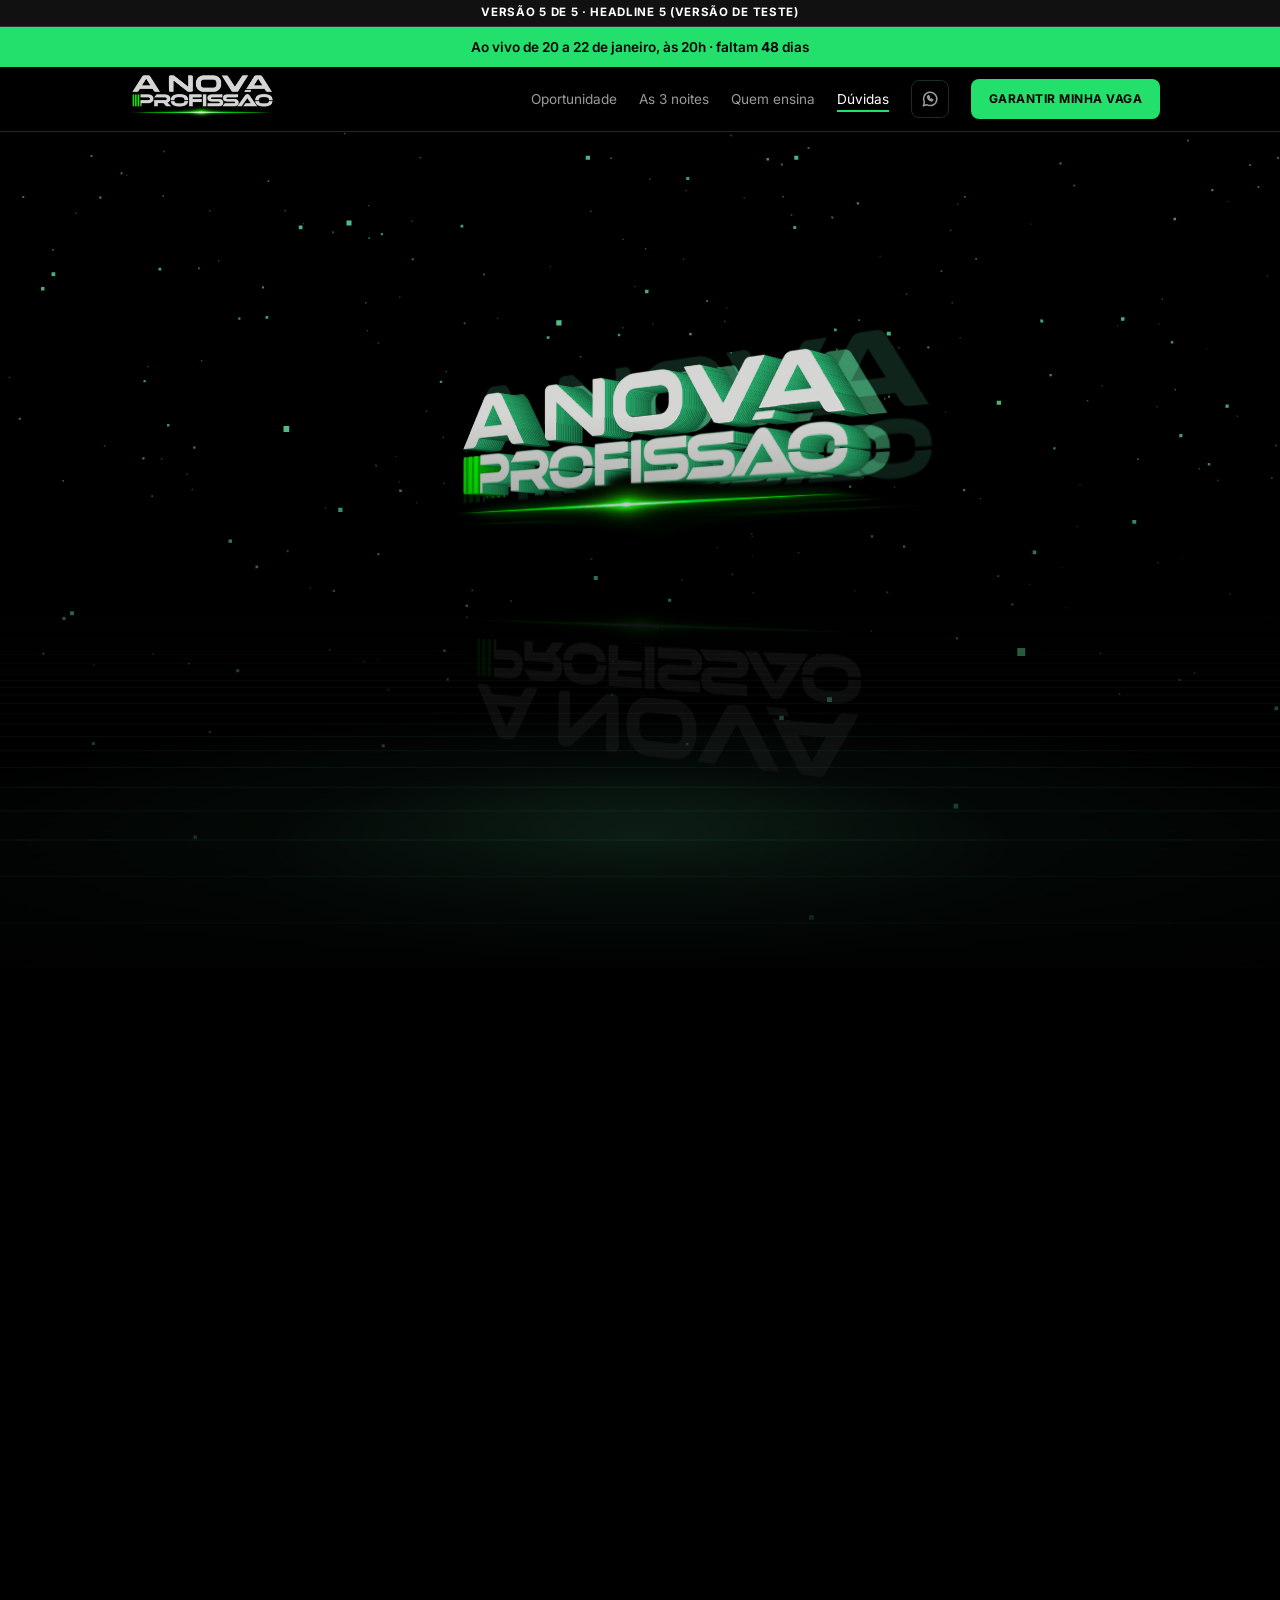
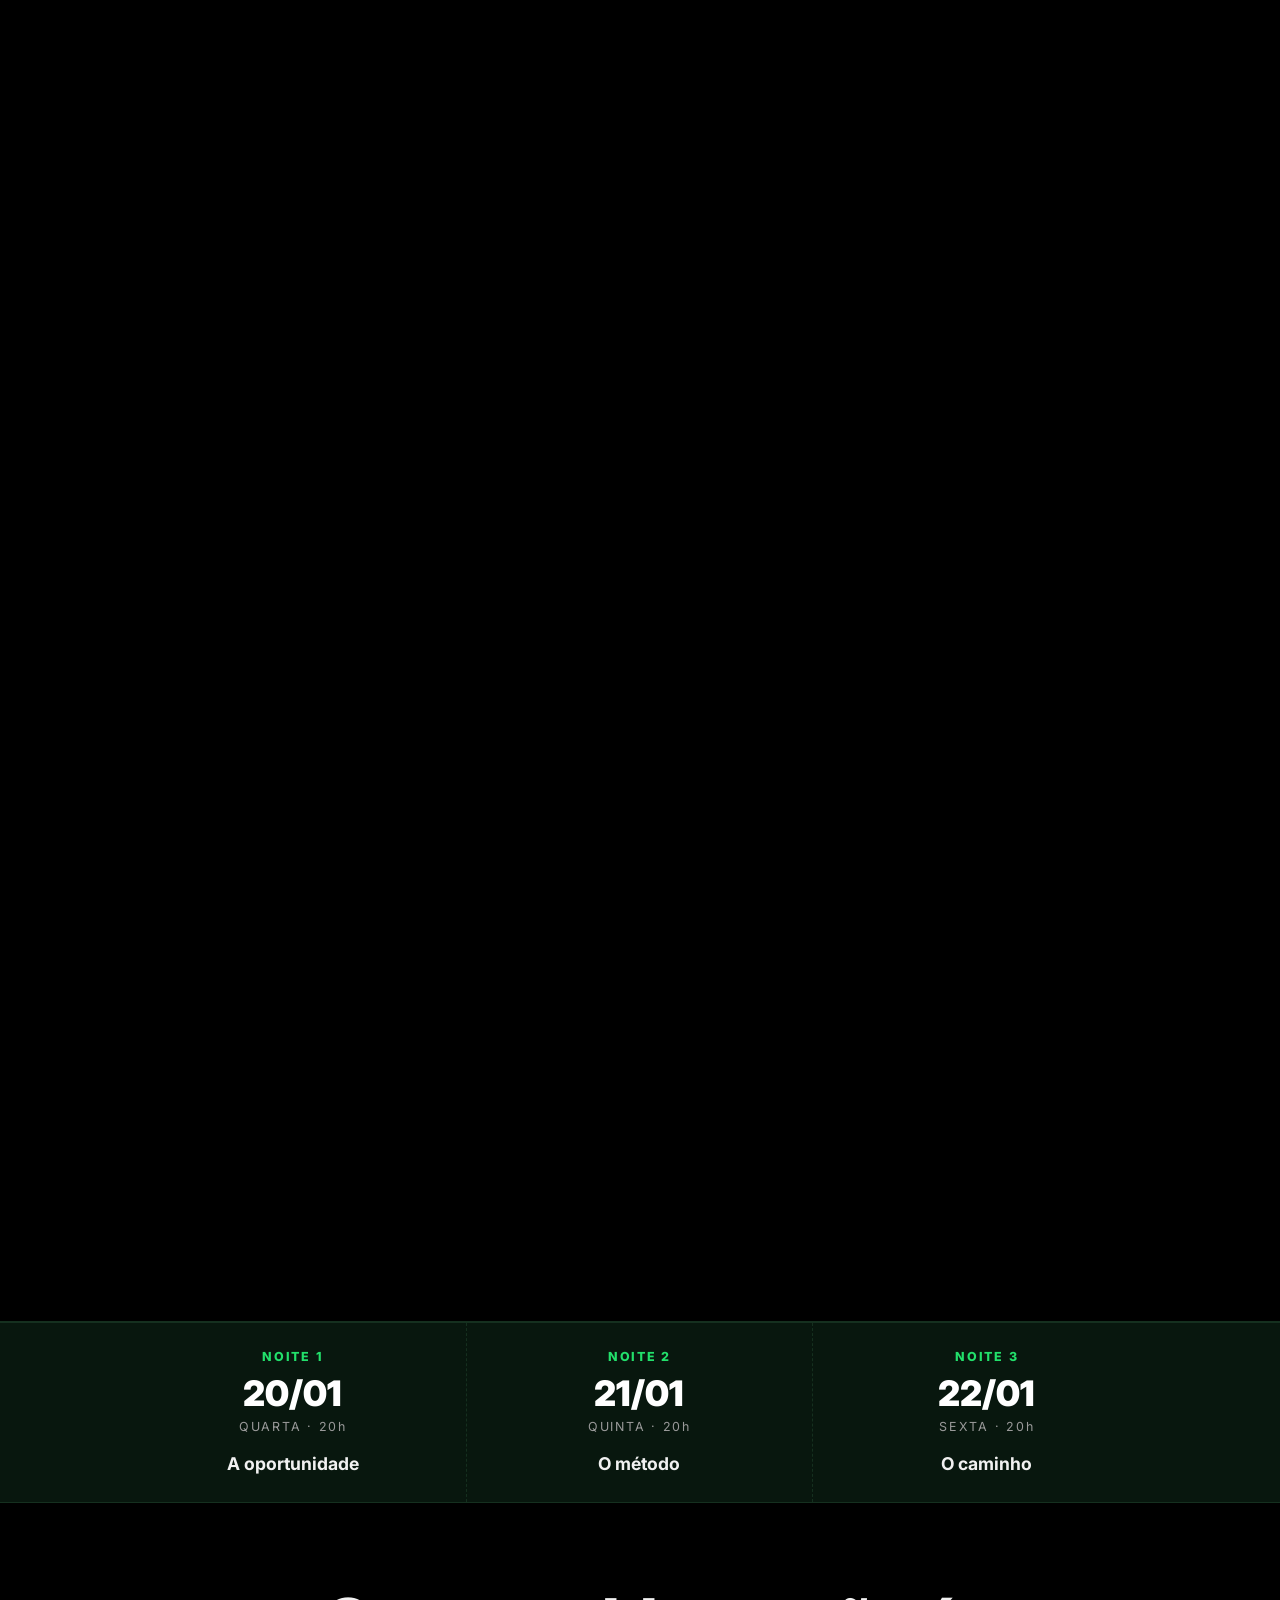
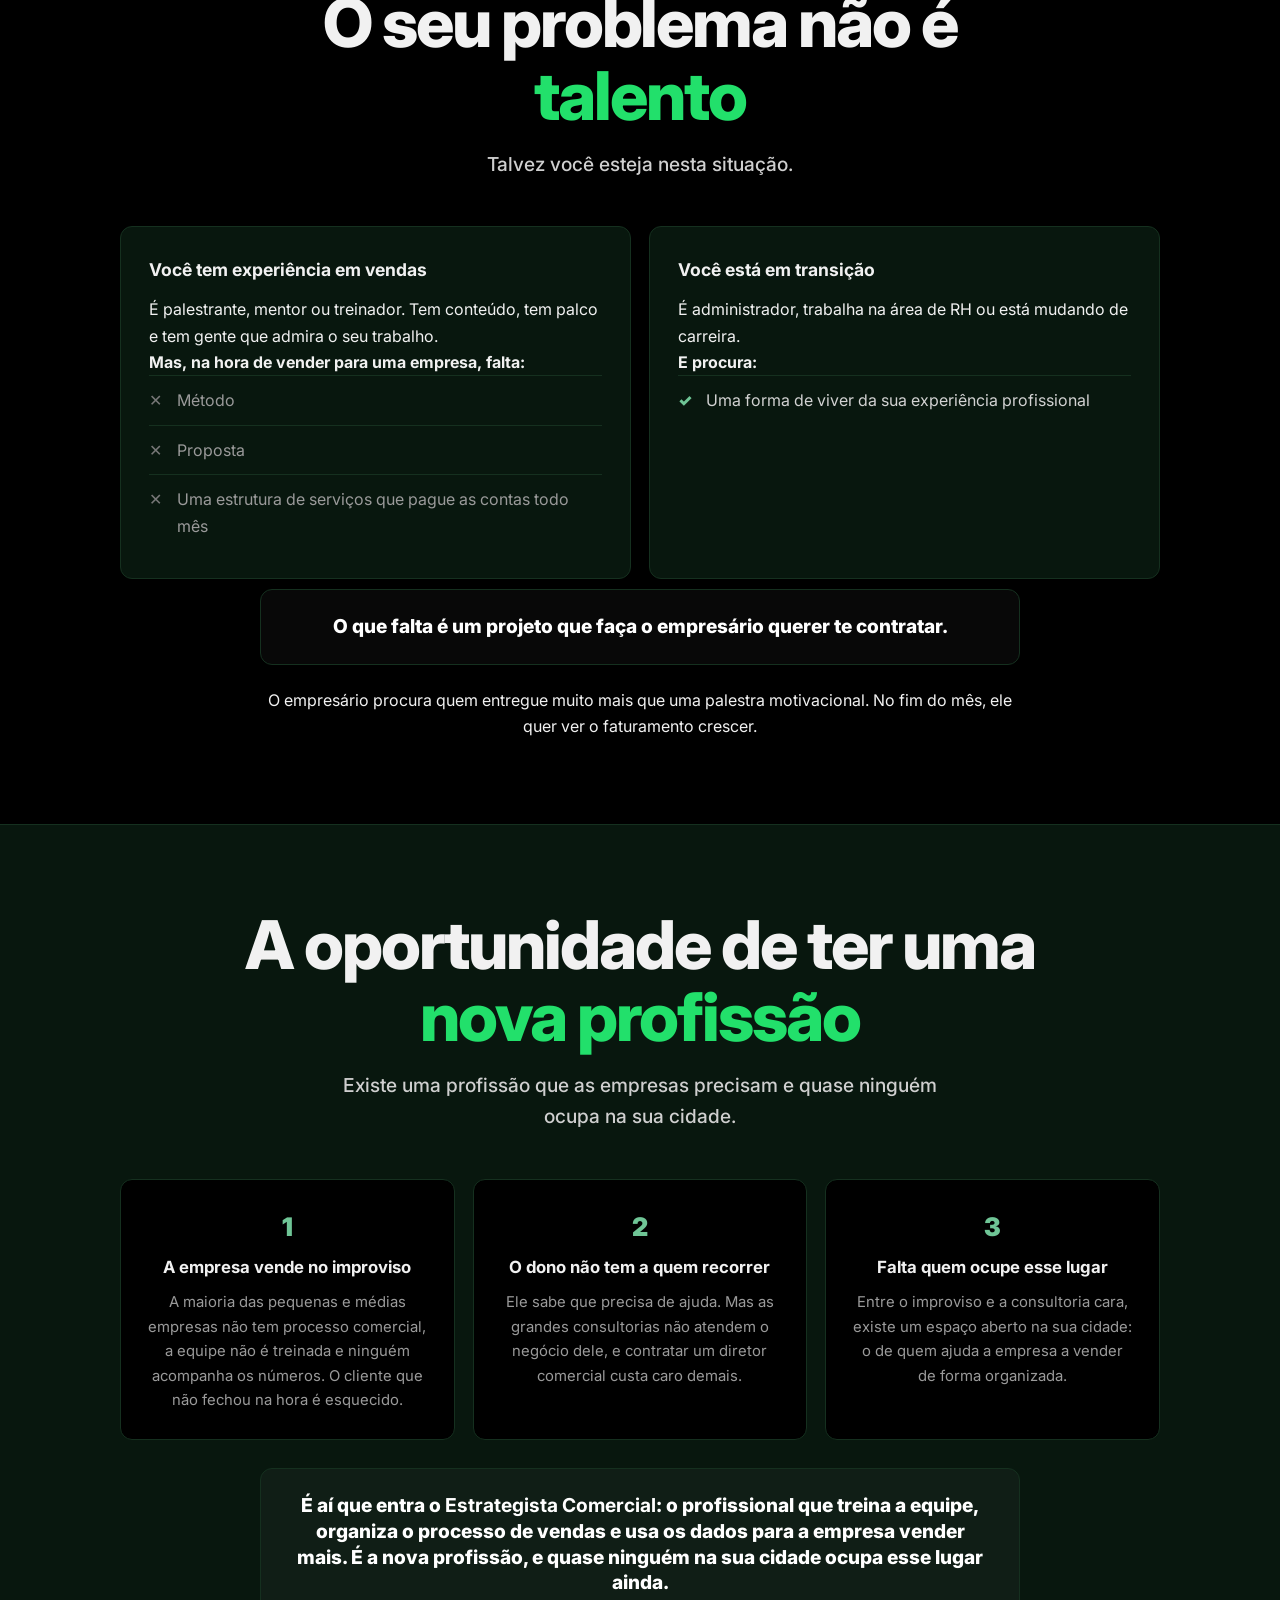
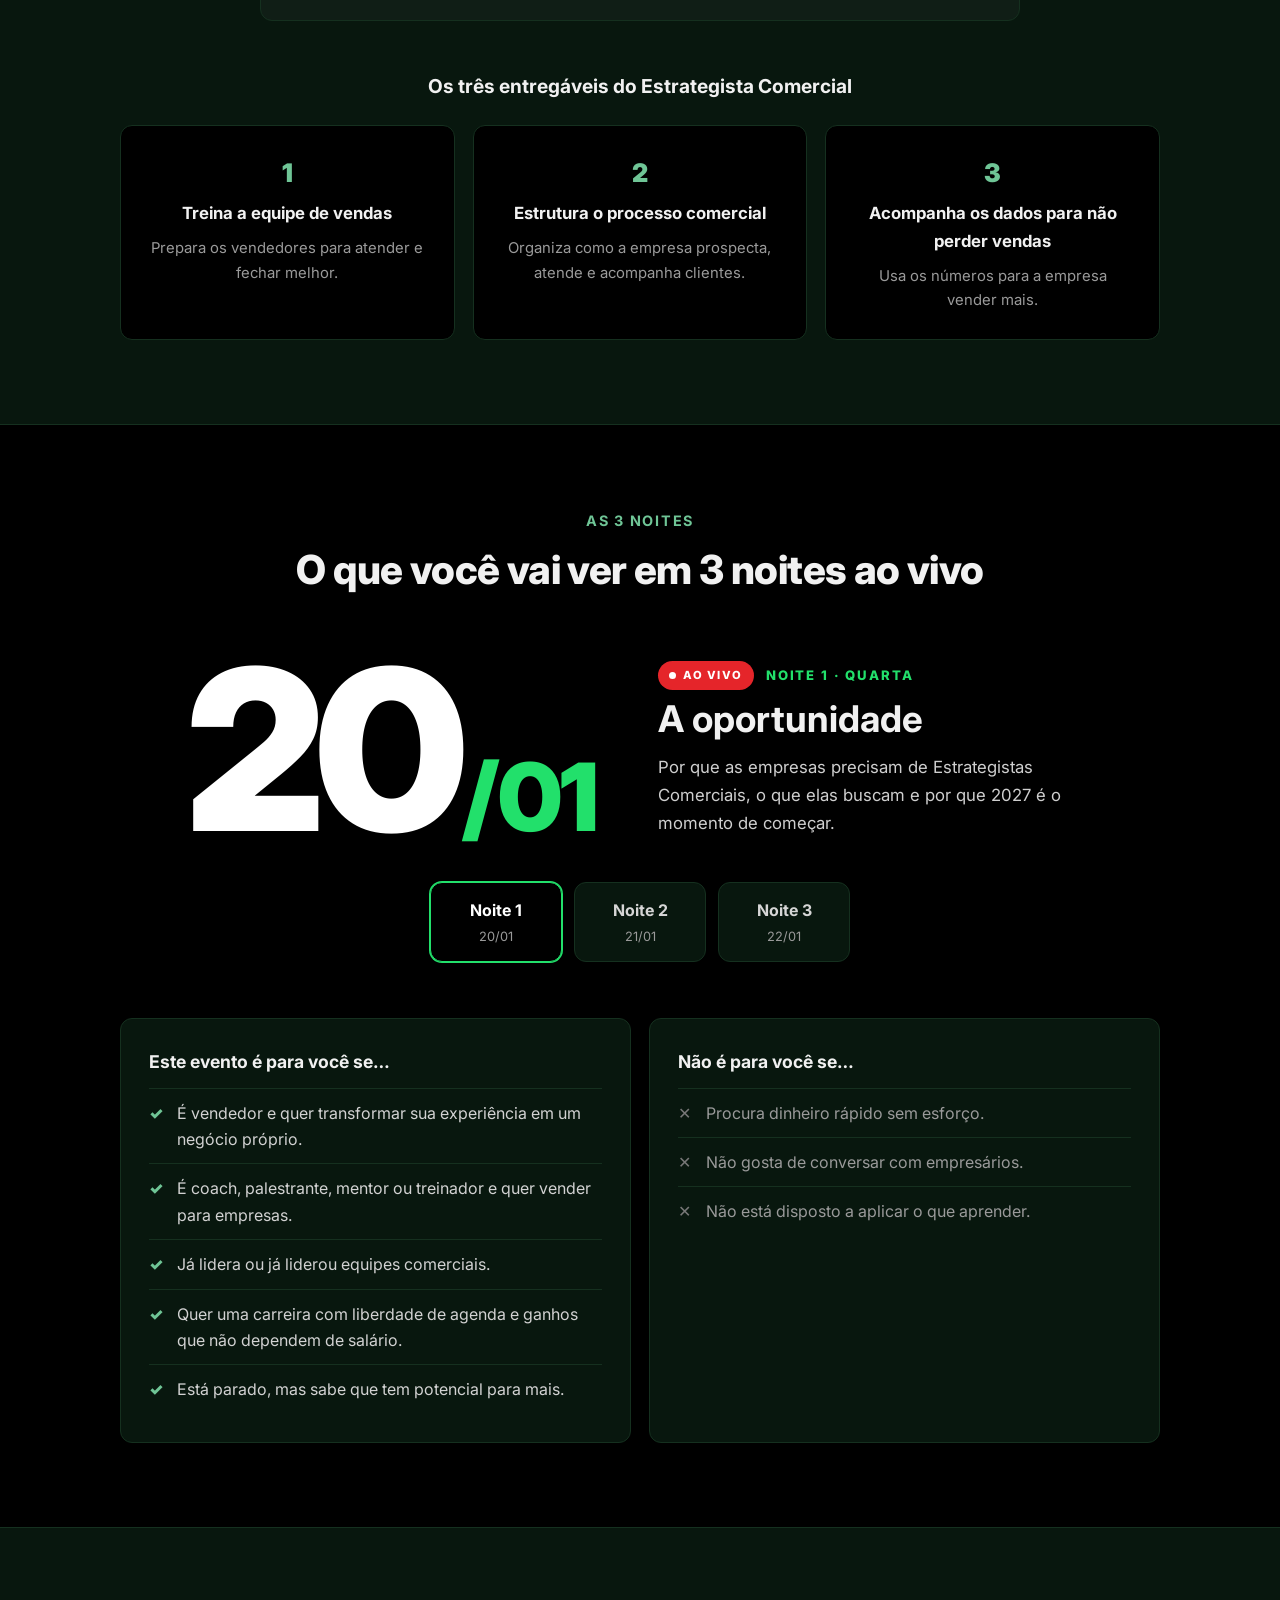
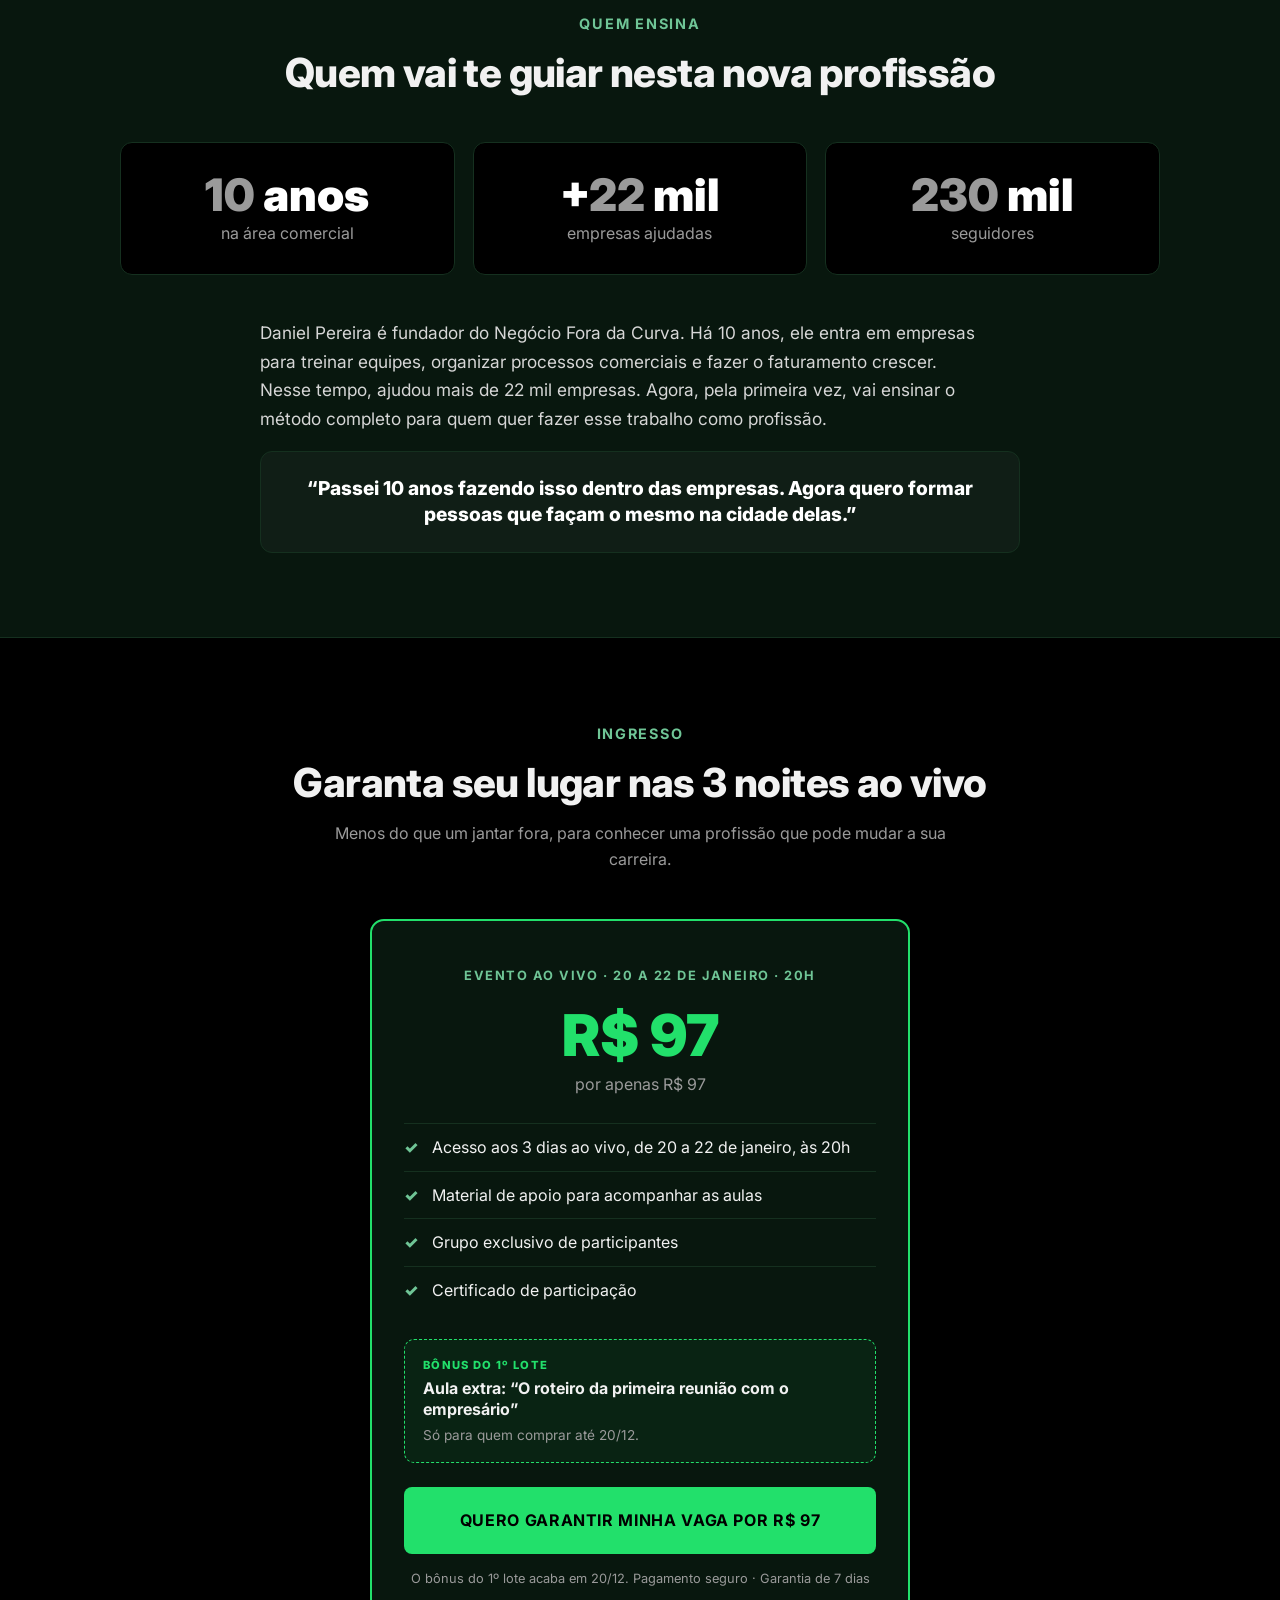
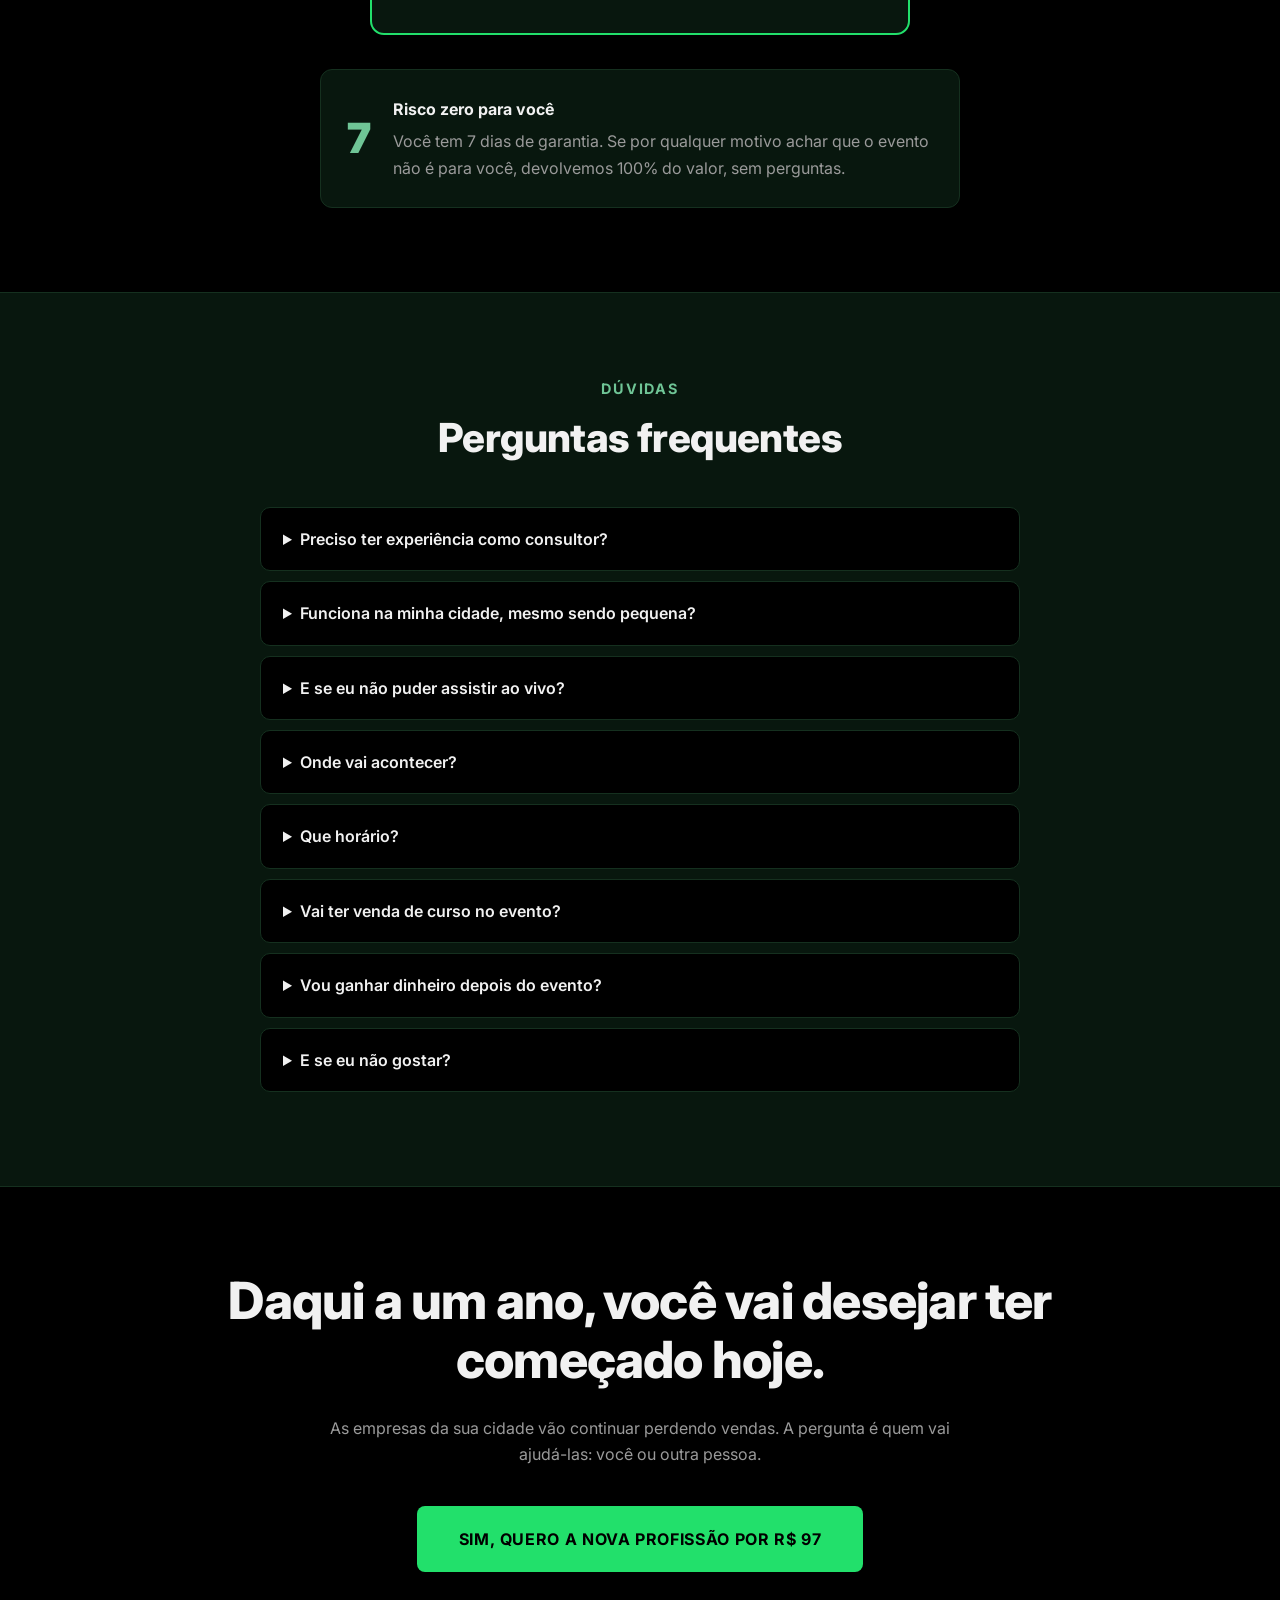
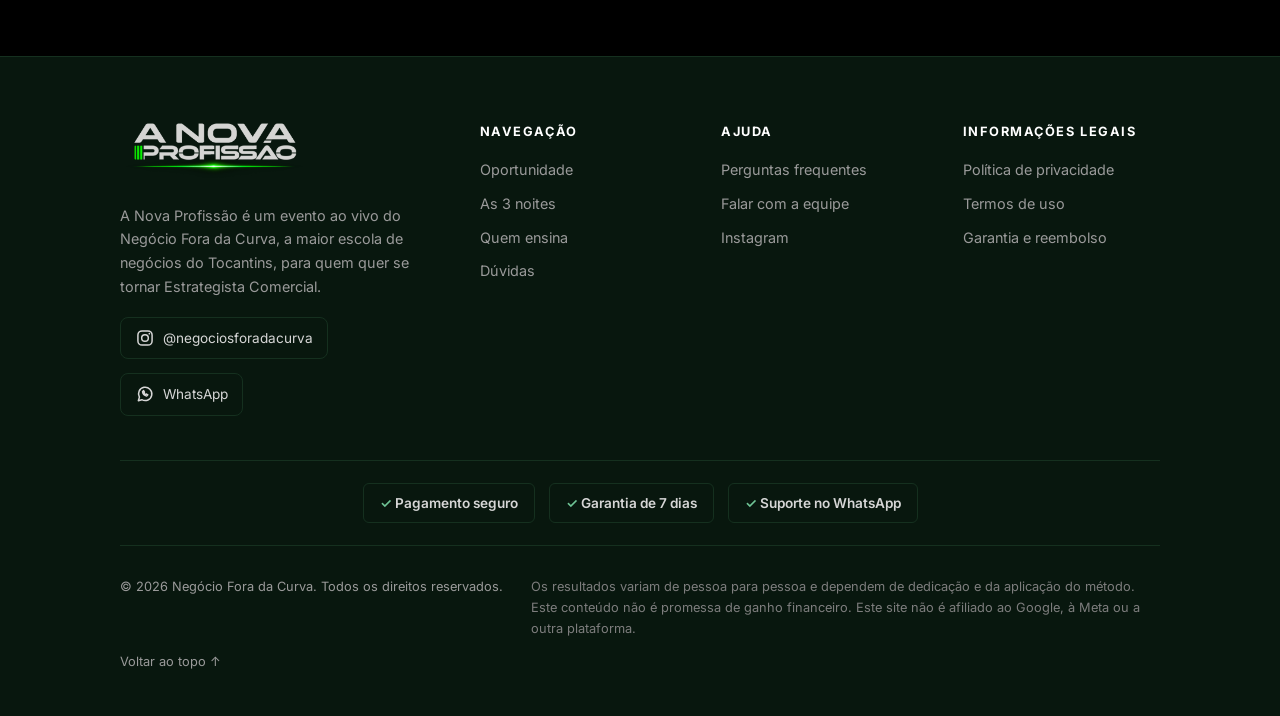
<file: site-97-verde/versao-5.html>
<!doctype html>
<html lang="pt-BR"><head>
<meta charset="utf-8"><meta name="viewport" content="width=device-width,initial-scale=1">
<title>A Nova Profissão: evento ao vivo de 20 a 22 de janeiro</title><meta name="description" content="Em 3 noites ao vivo, Daniel Pereira mostra o passo a passo para você se tornar um Estrategista Comercial e chegar ao seu primeiro contrato.">
<link rel="preconnect" href="https://fonts.googleapis.com"><link rel="preconnect" href="https://fonts.gstatic.com" crossorigin>
<link href="https://fonts.googleapis.com/css2?family=Inter:wght@400;600;700;800;900&display=swap" rel="stylesheet">
<link rel="stylesheet" href="style.css"><link rel="icon" href="icon.svg">
<style>:root{--accent:#22e06b;--sec:#08170e;--sec2:#15301f;--tint:#6fc596}</style>
</head><body class="ev">
<div class="vtag">Versão 5 de 5 · headline 5 (versão de teste)</div>
<div class="aviso"><div class="wrap"><span>Ao vivo de 20 a 22 de janeiro, às 20h · faltam <b id="dias">--</b> dias</span></div></div><script>(function(){var el=document.getElementById('dias');if(!el)return;var a=new Date('2027-01-20T20:00:00-03:00');var n=Math.ceil((a-new Date())/864e5);el.textContent=n>0?n:0;if(n<=0){el.parentNode.innerHTML='Evento ao vivo acontecendo agora';}})();</script>
<nav id="topo"><div class="wrap"><a class="logo" href="#"><img src="logo.png" alt="A Nova Profissão" height="52"></a><div class="links" id="links"><a href="#oportunidade">Oportunidade</a><a href="#dias">As 3 noites</a><a href="#mentor">Quem ensina</a><a href="#faq">Dúvidas</a><a class="zapl" href="https://wa.me/5500000000000" target="_blank" rel="noopener">Falar no WhatsApp</a><a class="zap" href="https://wa.me/5500000000000" target="_blank" rel="noopener" title="Falar no WhatsApp" aria-label="Falar no WhatsApp"><svg viewBox="0 0 24 24" width="20" height="20" fill="none" stroke="currentColor" stroke-width="1.8" stroke-linecap="round" stroke-linejoin="round" aria-hidden="true"><path d="M4 20l1.3-4.1A8 8 0 1 1 8.2 18.8L4 20z"/><path d="M9 9.2c.3 2.4 2.5 4.6 5 5.2l1.4-1.4-1.9-1-.9.7c-.8-.4-1.6-1.2-2-2l.7-.9-1-1.9L9 9.2z"/></svg></a><a class="btn sm" href="inscricao.html">Garantir minha vaga</a></div><button class="burger" onclick="document.getElementById('links').classList.toggle('open')" aria-label="Menu">☰</button></div></nav>

<div class="cena" id="cena"><div class="cena-sticky">
<canvas id="gl" aria-hidden="true"></canvas>
<div class="cena-vig"></div>
<div class="ov ov0" id="ov0"><div class="wrap"><span class="strip">Evento ao vivo e online · 3 noites</span></div></div>
<div class="ov ov1" id="ov1"><div class="wrap"><div class="sidelogo"><img src="logo.png" alt="A Nova Profissão"></div><div class="hl">
<span class="strip estatico">Evento ao vivo e online · 3 noites</span>
<h1>Seja o <em>Estrategista Comercial</em> que as empresas da sua cidade procuram: uma nova profissão, com autonomia.</h1>
<p class="sub">Em 3 noites ao vivo, Daniel Pereira, que em 10 anos já ajudou mais de 22 mil empresas, mostra o passo a passo para você se tornar um Estrategista Comercial, vender seu serviço para empresas e chegar ao seu primeiro contrato.</p>
<p class="cta-c"><a class="btn lg" href="inscricao.html">Quero garantir minha vaga</a></p>
<div class="trust"><span>Pagamento seguro</span><span>Garantia de 7 dias</span></div>
</div></div></div>
<div class="ov ov2" id="ov2"><div class="wrap"><span class="live-pill big">Ao vivo</span>
<div class="giant">20/01 · 21/01 · 22/01</div><p class="gsub">3 noites online · sempre às 20h (horário de Brasília)</p>
</div></div>
<div class="hint" id="hint"><span>Role para entrar</span><i></i></div>
</div></div>

<div class="ticket"><div class="wrap"><div class="tks"><div class="tk"><div class="dt"><i class="live-pill">Ao vivo</i><em class="nn">Noite 1</em><b>20/01</b><span>QUARTA · 20h</span></div><h3>A oportunidade</h3></div><div class="tk"><div class="dt"><i class="live-pill">Ao vivo</i><em class="nn">Noite 2</em><b>21/01</b><span>QUINTA · 20h</span></div><h3>O método</h3></div><div class="tk"><div class="dt"><i class="live-pill">Ao vivo</i><em class="nn">Noite 3</em><b>22/01</b><span>SEXTA · 20h</span></div><h3>O caminho</h3></div></div></div></div>

<section id="situacao"><div class="wrap">
<div class="hd hd-big"><h2>O seu problema não é <em>talento</em></h2><p class="lead">Talvez você esteja nesta situação.</p></div>
<div class="split">
<div class="box"><h3>Você tem experiência em vendas</h3><p>É palestrante, mentor ou treinador. Tem conteúdo, tem palco e tem gente que admira o seu trabalho.</p><p><b>Mas, na hora de vender para uma empresa, falta:</b></p><ul class="lst no"><li>Método</li><li>Proposta</li><li>Uma estrutura de serviços que pague as contas todo mês</li></ul></div>
<div class="box"><h3>Você está em transição</h3><p>É administrador, trabalha na área de RH ou está mudando de carreira.</p><p><b>E procura:</b></p><ul class="lst yes"><li>Uma forma de viver da sua experiência profissional</li></ul></div>
</div>
<p class="callout col">O que falta é um projeto que faça o empresário querer te contratar.</p>
<p class="col prose" style="margin-top:22px;text-align:center">O empresário procura quem entregue muito mais que uma palestra motivacional. No fim do mês, ele quer ver o faturamento crescer.</p>
</div></section>

<section id="oportunidade"><div class="wrap">
<div class="hd hd-big"><h2>A oportunidade de ter uma <em>nova profissão</em></h2><p class="lead">Existe uma profissão que as empresas precisam e quase ninguém ocupa na sua cidade.</p></div>
<div class="grid3"><div class="card"><div class="n">1</div><h3>A empresa vende no improviso</h3><p>A maioria das pequenas e médias empresas não tem processo comercial, a equipe não é treinada e ninguém acompanha os números. O cliente que não fechou na hora é esquecido.</p></div><div class="card"><div class="n">2</div><h3>O dono não tem a quem recorrer</h3><p>Ele sabe que precisa de ajuda. Mas as grandes consultorias não atendem o negócio dele, e contratar um diretor comercial custa caro demais.</p></div><div class="card"><div class="n">3</div><h3>Falta quem ocupe esse lugar</h3><p>Entre o improviso e a consultoria cara, existe um espaço aberto na sua cidade: o de quem ajuda a empresa a vender de forma organizada.</p></div></div>
<p class="callout col" style="margin-top:28px">É aí que entra o <b>Estrategista Comercial</b>: o profissional que treina a equipe, organiza o processo de vendas e usa os dados para a empresa vender mais. É a nova profissão, e quase ninguém na sua cidade ocupa esse lugar ainda.</p>
<h3 class="h3c">Os três entregáveis do Estrategista Comercial</h3>
<div class="grid3"><div class="card"><div class="n">1</div><h3>Treina a equipe de vendas</h3><p>Prepara os vendedores para atender e fechar melhor.</p></div><div class="card"><div class="n">2</div><h3>Estrutura o processo comercial</h3><p>Organiza como a empresa prospecta, atende e acompanha clientes.</p></div><div class="card"><div class="n">3</div><h3>Acompanha os dados para não perder vendas</h3><p>Usa os números para a empresa vender mais.</p></div></div>
</div></section>

<section id="dias"><div class="wrap">
<div class="hd"><span class="label">As 3 noites</span><h2>O que você vai ver em 3 noites ao vivo</h2></div>
<div class="dscene" id="dscene"><div class="dbig" id="dbig">20<em>/01</em></div><div class="dtxt"><small id="dsmall"><i class="live-pill">Ao vivo</i> Noite 1 · Quarta</small><h3 id="dtitle">A oportunidade</h3><p id="dtext">Por que as empresas precisam de Estrategistas Comerciais, o que elas buscam e por que 2027 é o momento de começar.</p></div></div><div class="dchips"><button type="button" class="on" data-n="20" data-w="Noite 1 · Quarta" data-t="A oportunidade" data-x="Por que as empresas precisam de Estrategistas Comerciais, o que elas buscam e por que 2027 é o momento de começar." aria-pressed="true"><b>Noite 1</b><span>20/01</span></button><button type="button" class="" data-n="21" data-w="Noite 2 · Quinta" data-t="O método" data-x="Os três entregáveis do Estrategista Comercial (treinar a equipe, estruturar o processo e usar os dados), mostrados em um caso real." aria-pressed="false"><b>Noite 2</b><span>21/01</span></button><button type="button" class="" data-n="22" data-w="Noite 3 · Sexta" data-t="O caminho" data-x="Como sair do zero e chegar ao primeiro contrato: onde encontrar, como abordar e como fechar a primeira empresa da sua cidade. Nesta noite, Daniel também apresenta a formação online O Estrategista Comercial, para quem quiser continuar com acompanhamento." aria-pressed="false"><b>Noite 3</b><span>22/01</span></button></div>
<div class="split" style="margin-top:56px">
<div class="box"><h3>Este evento é para você se…</h3><ul class="lst yes"><li>É vendedor e quer transformar sua experiência em um negócio próprio.</li><li>É coach, palestrante, mentor ou treinador e quer vender para empresas.</li><li>Já lidera ou já liderou equipes comerciais.</li><li>Quer uma carreira com liberdade de agenda e ganhos que não dependem de salário.</li><li>Está parado, mas sabe que tem potencial para mais.</li></ul></div>
<div class="box"><h3>Não é para você se…</h3><ul class="lst no"><li>Procura dinheiro rápido sem esforço.</li><li>Não gosta de conversar com empresários.</li><li>Não está disposto a aplicar o que aprender.</li></ul></div>
</div></div></section>

<section id="mentor"><div class="wrap">
<div class="hd"><span class="label">Quem ensina</span><h2>Quem vai te guiar nesta nova profissão</h2></div>
<div class="grid3 stt"><div class="st"><strong><span data-to="10">10</span> anos</strong><span>na área comercial</span></div><div class="st"><strong>+<span data-to="22">22</span> mil</strong><span>empresas ajudadas</span></div><div class="st"><strong><span data-to="230">230</span> mil</strong><span>seguidores</span></div></div>
<div class="col prose" style="margin-top:44px"><p>Daniel Pereira é fundador do Negócio Fora da Curva. Há 10 anos, ele entra em empresas para treinar equipes, organizar processos comerciais e fazer o faturamento crescer. Nesse tempo, ajudou mais de 22 mil empresas. Agora, pela primeira vez, vai ensinar o método completo para quem quer fazer esse trabalho como profissão.</p></div>
<p class="callout col">“Passei 10 anos fazendo isso dentro das empresas. Agora quero formar pessoas que façam o mesmo na cidade delas.”</p>
<!-- PROVA SOCIAL ("O que dizem os empresarios que aplicaram o metodo"): inserir aqui apenas depoimentos reais e com autorizacao de uso de imagem assinada
     (video de empresario do varejo, empresario de servicos, prints de mensagens, fotos de palestras com plateia cheia). -->
</div></section>

<section id="oferta"><div class="wrap">
<div class="hd"><span class="label">Ingresso</span><h2>Garanta seu lugar nas 3 noites ao vivo</h2><p class="lead">Menos do que um jantar fora, para conhecer uma profissão que pode mudar a sua carreira.</p></div>
<div class="offer"><span class="tag">Evento ao vivo · 20 a 22 de janeiro · 20h</span>
<div class="price">R$ 97</div><div class="pn">por apenas R$ 97</div>
<ul><li>Acesso aos 3 dias ao vivo, de 20 a 22 de janeiro, às 20h</li><li>Material de apoio para acompanhar as aulas</li><li>Grupo exclusivo de participantes</li><li>Certificado de participação</li></ul>
<div class="bonus1"><small>Bônus do 1º lote</small><b>Aula extra: “O roteiro da primeira reunião com o empresário”</b><span>Só para quem comprar até 20/12.</span></div>
<a class="btn lg" href="inscricao.html">Quero garantir minha vaga por R$ 97</a><div class="s">O bônus do 1º lote acaba em 20/12. Pagamento seguro · Garantia de 7 dias</div></div>
<div class="guar" style="margin-top:34px"><b>7</b><div><strong>Risco zero para você</strong><p style="color:var(--muted);margin-top:6px">Você tem 7 dias de garantia. Se por qualquer motivo achar que o evento não é para você, devolvemos 100% do valor, sem perguntas.</p></div></div>
</div></section>

<section id="faq"><div class="wrap"><div class="hd"><span class="label">Dúvidas</span><h2>Perguntas frequentes</h2></div><div class="faq col"><details><summary>Preciso ter experiência como consultor?</summary><p>Não. O evento começa do zero e mostra o caminho completo, da primeira conversa ao primeiro contrato.</p></details><details><summary>Funciona na minha cidade, mesmo sendo pequena?</summary><p>Sim. Toda cidade tem empresas que precisam vender mais, e em cidades menores há menos concorrência de consultores.</p></details><details><summary>E se eu não puder assistir ao vivo?</summary><p>Você pode adicionar as gravações dos 3 dias na hora da compra. O replay da última noite fica disponível para todos os participantes até 28/01.</p></details><details><summary>Onde vai acontecer?</summary><p>Online, em uma área exclusiva para participantes. O acesso chega por e-mail e WhatsApp logo após a compra.</p></details><details><summary>Que horário?</summary><p>De 20 a 22 de janeiro, às 20h, horário de Brasília. Cada noite tem cerca de 2 horas.</p></details><details><summary>Vai ter venda de curso no evento?</summary><p>Sim. Nas noites 1 e 2 o foco é o conteúdo. Na noite 3, Daniel apresenta a formação online O Estrategista Comercial, para quem quiser continuar. A compra é opcional, e o conteúdo do evento vale por si.</p></details><details><summary>Vou ganhar dinheiro depois do evento?</summary><p>O evento mostra o método e o caminho para fechar seus primeiros contratos. O resultado depende da sua dedicação e da aplicação do que você aprender.</p></details><details><summary>E se eu não gostar?</summary><p>Você tem 7 dias de garantia e recebe 100% do valor de volta.</p></details></div></div></section>

<section class="final"><div class="wrap"><h2>Daqui a um ano, você vai desejar ter começado hoje.</h2>
<p class="lead">As empresas da sua cidade vão continuar perdendo vendas. A pergunta é quem vai ajudá-las: você ou outra pessoa.</p>
<p class="cta-c"><a class="btn lg" href="inscricao.html">Sim, quero a nova profissão por R$ 97</a></p></div></section>

<footer class="rod"><div class="wrap">
<div class="rg">
<div class="rc rbrand"><div class="flogo"><img src="logo.png" alt="A Nova Profissão" height="52"></div><p>A Nova Profissão é um evento ao vivo do Negócio Fora da Curva, a maior escola de negócios do Tocantins, para quem quer se tornar Estrategista Comercial.</p>
<div class="soc"><a href="https://instagram.com/negociosforadacurva" target="_blank" rel="noopener" aria-label="Instagram"><svg viewBox="0 0 24 24" width="20" height="20" fill="none" stroke="currentColor" stroke-width="1.8" aria-hidden="true"><rect x="3.5" y="3.5" width="17" height="17" rx="5"/><circle cx="12" cy="12" r="4"/><circle cx="17.2" cy="6.8" r="1" fill="currentColor" stroke="none"/></svg><span>@negociosforadacurva</span></a>
<a href="https://wa.me/5500000000000" target="_blank" rel="noopener" aria-label="WhatsApp"><svg viewBox="0 0 24 24" width="20" height="20" fill="none" stroke="currentColor" stroke-width="1.8" stroke-linecap="round" stroke-linejoin="round" aria-hidden="true"><path d="M4 20l1.3-4.1A8 8 0 1 1 8.2 18.8L4 20z"/><path d="M9 9.2c.3 2.4 2.5 4.6 5 5.2l1.4-1.4-1.9-1-.9.7c-.8-.4-1.6-1.2-2-2l.7-.9-1-1.9L9 9.2z"/></svg><span>WhatsApp</span></a></div></div>
<div class="rc"><h5>Navegação</h5><ul><li><a href="#oportunidade">Oportunidade</a></li><li><a href="#dias">As 3 noites</a></li><li><a href="#mentor">Quem ensina</a></li><li><a href="#faq">Dúvidas</a></li></ul></div>
<div class="rc"><h5>Ajuda</h5><ul><li><a href="#faq">Perguntas frequentes</a></li>
<li><a href="https://wa.me/5500000000000" target="_blank" rel="noopener">Falar com a equipe</a></li>
<li><a href="https://instagram.com/negociosforadacurva" target="_blank" rel="noopener">Instagram</a></li></ul></div>
<div class="rc"><h5>Informações legais</h5><ul><li><a href="#">Política de privacidade</a></li><li><a href="#">Termos de uso</a></li><li><a href="#">Garantia e reembolso</a></li></ul></div>
</div>
<div class="selos"><span>Pagamento seguro</span><span>Garantia de 7 dias</span><span>Suporte no WhatsApp</span></div>
<div class="rbot"><p>© 2026 Negócio Fora da Curva. Todos os direitos reservados.</p>
<p class="rdisc">Os resultados variam de pessoa para pessoa e dependem de dedicação e da aplicação do método. Este conteúdo não é promessa de ganho financeiro. Este site não é afiliado ao Google, à Meta ou a outra plataforma.</p>
<a class="up" href="#topo">Voltar ao topo ↑</a></div>
</div></footer>
<div class="fix"><b>R$ 97</b><a class="btn sm" href="inscricao.html">Garantir vaga</a></div>
<script src="three.min.js" defer></script>
<script src="cena3d.js" defer></script>
<script src="interativo.js" defer></script>
<script>document.querySelectorAll('#links a').forEach(function(a){a.addEventListener('click',function(){document.getElementById('links').classList.remove('open')})});</script>
</body></html>
</file>
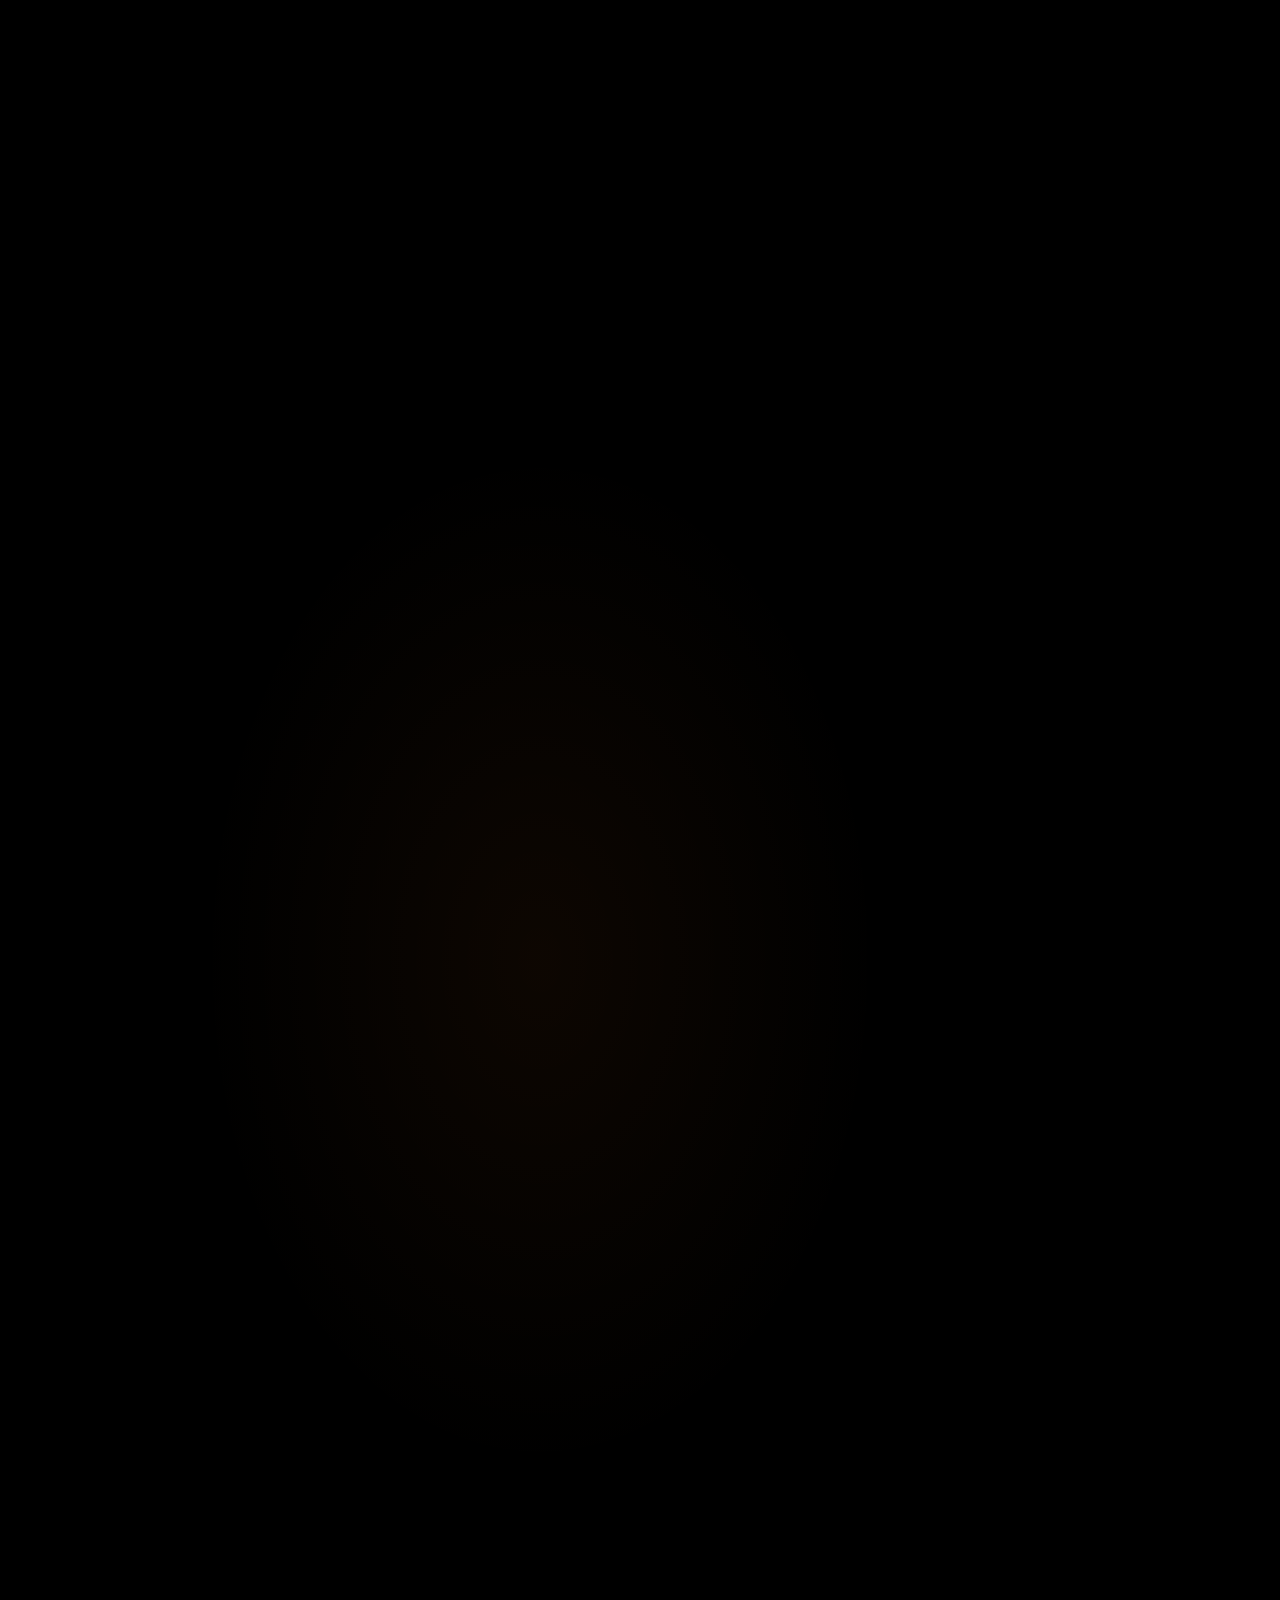
<file: src/vinheta/vinheta.html>
<!doctype html><html><head><meta charset="utf-8">
<link href="https://fonts.googleapis.com/css2?family=Inter:wght@700;900&display=swap" rel="stylesheet">
<style>
*{margin:0;box-sizing:border-box}
html,body{background:#000;overflow:hidden}
body{font-family:Inter,sans-serif;color:#f1f1f1}
#stage{position:relative;display:flex;align-items:center;justify-content:center;gap:56px}
body.v #stage{width:1080px;height:1920px;flex-direction:column;gap:70px}
body.h #stage{width:1920px;height:1080px;flex-direction:row}
#bg{position:absolute;inset:0;background:radial-gradient(ellipse 45% 38% at 50% 50%,rgba(255,123,28,.35),transparent 70%);opacity:0}
body.h #bg{background:radial-gradient(ellipse 30% 45% at 32% 50%,rgba(255,123,28,.35),transparent 70%)}
#mark{position:relative;display:grid;place-items:center}
body.v #mark{width:460px;height:460px}
body.h #mark{width:400px;height:400px}
#mark svg{width:100%;height:100%;overflow:visible}
#ring{position:absolute;width:60%;height:60%;border:5px solid #ff7b1c;border-radius:50%;opacity:0;top:5%;left:30%}
#txt{position:relative}
body.v #txt{text-align:center}
#t1{font-weight:900;white-space:nowrap;line-height:1;opacity:0}
#t2{font-weight:700;color:#ff7b1c;white-space:nowrap;margin-top:22px;opacity:0}
#t3{color:#8a8a8a;font-weight:700;letter-spacing:4px;text-transform:uppercase;margin-top:34px;opacity:0}
body.v #t1{font-size:104px}body.v #t2{font-size:40px}body.v #t3{font-size:26px}
body.h #t1{font-size:120px}body.h #t2{font-size:46px}body.h #t3{font-size:28px}
</style></head><body>
<div id="stage"><div id="bg"></div>
<div id="mark"><div id="ring"></div>
<svg id="ic" viewBox="0 0 64 64">
<path id="p1" d="M10 28L30 54L50 14" fill="none" stroke="#c2540a" stroke-width="9.5" stroke-linejoin="miter" pathLength="1" stroke-dasharray="1" stroke-dashoffset="1"/>
<path id="p2" d="M10 28L30 54L50 14" fill="none" stroke="#ff8a2b" stroke-width="5" stroke-linejoin="miter" pathLength="1" stroke-dasharray="1" stroke-dashoffset="1"/>
<g id="hd" style="transform-box:fill-box;transform-origin:50% 100%;transform:scale(0)">
<polygon points="54.9,3.2 59.2,18.4 40.8,9.4" fill="#c2540a" stroke="#c2540a" stroke-width="1.2" stroke-linejoin="miter"/>
<polygon points="53.2,7.6 55.8,15.4 46,10.6" fill="#ff8a2b"/></g></svg></div>
<div id="txt"><div id="t1">FORA DA CURVA</div><div id="t2">LICENCIADO</div><div id="t3">NFC · Negócios Fora da Curva</div></div></div>
<script>
const q=new URLSearchParams(location.search);document.body.className=q.get('o')||'v';
const $=i=>document.getElementById(i),cl=(x,a=0,b=1)=>Math.min(b,Math.max(a,x));
const io=x=>x<.5?4*x*x*x:1-Math.pow(-2*x+2,3)/2,out=x=>1-Math.pow(1-x,3),back=x=>{const c=1.70158+1;return 1+c*Math.pow(x-1,3)+1.70158*Math.pow(x-1,2)};
const v=document.body.className==='v';
window.setT=function(t){
  const dr=io(cl((t-.2)/1.1));$('p1').style.strokeDashoffset=1-dr;$('p2').style.strokeDashoffset=1-dr;
  $('hd').style.transform=`scale(${back(cl((t-1.2)/.45))})`;
  const fp=cl((t-1.35)/.8);$('ring').style.opacity=fp>0&&fp<1?.55*(1-fp):0;$('ring').style.transform=`scale(${.3+2.9*out(fp)})`;
  const k=cl((t-1.3)/.7)*(.7+.3*Math.sin((t-1.3)*2.4));
  $('ic').style.filter=`drop-shadow(0 0 ${4+16*k}px rgba(255,123,28,${.25+.55*k}))`;$('bg').style.opacity=.15+.85*k;
  const a=cl((t-1.45)/.7);$('t1').style.opacity=a;$('t1').style.clipPath=`inset(0 ${(1-out(a))*100}% 0 0)`;$('t1').style.transform=`translateY(${(1-out(a))*24}px)`;
  const b=cl((t-1.95)/.7);$('t2').style.opacity=b;$('t2').style.letterSpacing=((1-out(b))*24+(v?18:20))+'px';
  const c=cl((t-2.6)/.6);$('t3').style.opacity=c;
  const f=1-cl((t-4.3)/.7);$('stage').style.opacity=f;$('stage').style.transform=`scale(${1+.035*t/5})`;
};
setT(0);
</script></body></html>
</file>
<file: site-2997-azul/style.css>
*{box-sizing:border-box;margin:0;padding:0}
:root{--bg:#000;--card:#0b0b0b;--line:#1f1f1f;--text:#f1f1f1;--muted:#9a9a9a}
html{scroll-behavior:smooth;scroll-padding-top:76px}
body{background:var(--bg);color:var(--text);font-family:'Inter',system-ui,sans-serif;line-height:1.65;-webkit-font-smoothing:antialiased}
a{color:inherit}
.wrap{max-width:1080px;margin:0 auto;padding:0 20px}
.ac{color:var(--accent)}
nav{position:sticky;top:0;z-index:10;background:#000;border-bottom:1px solid var(--line)}
nav .wrap{display:flex;justify-content:space-between;align-items:center;height:64px}
.logo{font-weight:800;letter-spacing:.1em;font-size:.85rem;text-transform:uppercase;text-decoration:none}
.logo b{color:var(--accent)}
.links{display:flex;gap:26px;align-items:center}
.links a:not(.btn){color:var(--muted);text-decoration:none;font-size:.88rem}
.links a:not(.btn):hover{color:var(--text)}
.burger{display:none;background:none;border:1px solid var(--line);color:var(--text);border-radius:6px;padding:8px 12px;cursor:pointer}
@media(max-width:900px){.links{display:none;position:absolute;top:64px;left:0;right:0;background:#000;flex-direction:column;padding:20px;border-bottom:1px solid var(--line);gap:18px}.links.open{display:flex}.burger{display:block}}
.btn{display:inline-block;background:var(--accent);color:#000;font-weight:700;padding:15px 28px;border-radius:8px;text-decoration:none;text-transform:uppercase;letter-spacing:.04em;font-size:.88rem;border:0;cursor:pointer;font-family:inherit}
.btn:hover{filter:brightness(1.1)}
.btn.sm{padding:10px 18px;font-size:.75rem}
.btn.ghost{background:transparent;color:var(--accent);border:1.5px solid var(--accent)}
.hero{padding:84px 0 72px;border-bottom:1px solid var(--line)}
.hero .wrap{display:grid;grid-template-columns:1.15fr .85fr;gap:48px;align-items:center}
.tag{color:var(--accent);font-weight:700;font-size:.8rem;letter-spacing:.12em;text-transform:uppercase;margin-bottom:18px;display:block}
h1{font-size:clamp(2.2rem,5.6vw,4.2rem);line-height:1.06;font-weight:900;letter-spacing:-.025em;margin-bottom:20px}
h1 em,h2 em{font-style:normal;color:var(--accent)}
.sub{color:var(--muted);font-size:1.12rem;max-width:560px;margin-bottom:30px}
.ctas{display:flex;gap:12px;flex-wrap:wrap}
.trust{display:flex;gap:22px;flex-wrap:wrap;margin-top:26px;color:var(--muted);font-size:.85rem}
.trust span::before{content:"✓ ";color:var(--accent);font-weight:900}
@media(max-width:900px){.hero .wrap{grid-template-columns:1fr}.hero{padding:56px 0}}
.mock{background:var(--card);border:1px solid var(--line);border-radius:12px;padding:26px}
.mock h4{font-size:.72rem;letter-spacing:.14em;text-transform:uppercase;color:var(--muted);margin-bottom:18px}
.fn{padding:14px 0;border-top:1px solid var(--line)}
.fn:first-of-type{border-top:0}
.fn b{display:block;font-size:.98rem}
.fn small{display:block;color:var(--muted);font-size:.82rem}
.fn i{display:block;height:4px;background:var(--accent);margin-top:10px;border-radius:2px}
.band{background:var(--card);border-bottom:1px solid var(--line)}
.band .wrap{display:grid;grid-template-columns:repeat(4,1fr)}
.band .it{padding:34px 16px;text-align:center;border-right:1px solid var(--line)}
.band .it:last-child{border-right:0}
.band strong{display:block;font-size:2.1rem;color:var(--accent);font-weight:900;line-height:1.15}
.band span{color:var(--muted);font-size:.82rem}
@media(max-width:700px){.band .wrap{grid-template-columns:1fr 1fr}.band .it:nth-child(2){border-right:0}.band .it:nth-child(-n+2){border-bottom:1px solid var(--line)}}
section{padding:76px 0;border-bottom:1px solid var(--line)}
h2{font-size:clamp(1.7rem,3.8vw,2.5rem);font-weight:800;letter-spacing:-.015em;line-height:1.15;margin-bottom:12px}
.lead{color:var(--muted);max-width:640px;margin-bottom:40px}
.label{color:var(--accent);font-weight:700;font-size:.78rem;letter-spacing:.12em;text-transform:uppercase;margin-bottom:10px;display:block}
.split{display:grid;grid-template-columns:1fr 1fr;gap:18px}
@media(max-width:760px){.split{grid-template-columns:1fr}}
.box{background:var(--card);border:1px solid var(--line);border-radius:12px;padding:28px}
.box h3{margin-bottom:12px;font-size:1.1rem}
.lst{list-style:none}
.lst li{padding:11px 0 11px 28px;border-top:1px solid var(--line);position:relative;color:#d2d2d2}
.lst.yes li::before{content:"✓";position:absolute;left:0;color:var(--accent);font-weight:900}
.lst.no li::before{content:"✕";position:absolute;left:0;color:#777;font-weight:900}
.lst.no li{color:var(--muted)}
.grid{display:grid;grid-template-columns:repeat(auto-fit,minmax(230px,1fr));gap:16px}
.card{background:var(--card);border:1px solid var(--line);border-radius:12px;padding:26px}
.card .n{color:var(--accent);font-weight:900;font-size:1.6rem;margin-bottom:6px}
.card h3{font-size:1.05rem;margin-bottom:8px}
.card p{color:var(--muted);font-size:.93rem}
.acc details{background:var(--card);border:1px solid var(--line);border-radius:10px;margin-bottom:10px}
.acc summary{cursor:pointer;padding:18px 22px;font-weight:700;list-style:none;display:flex;justify-content:space-between;gap:14px}
.acc summary::-webkit-details-marker{display:none}
.acc summary::after{content:"+";color:var(--accent);font-size:1.4rem;font-weight:400;line-height:1}
.acc details[open] summary::after{content:"–"}
.acc summary em{font-style:normal;color:var(--accent);font-weight:900;margin-right:14px}
.acc ul{list-style:none;padding:0 22px 18px}
.acc li{padding:8px 0 8px 22px;color:var(--muted);font-size:.93rem;position:relative;border-top:1px solid var(--line)}
.acc li::before{content:"→";position:absolute;left:0;color:var(--accent)}
.tl{max-width:760px;border-left:2px solid var(--line);margin-left:6px;padding-left:30px}
.tl .it{position:relative;padding-bottom:30px}
.tl .it:last-child{padding-bottom:0}
.tl .it::before{content:"";position:absolute;left:-39px;top:6px;width:12px;height:12px;border-radius:50%;background:var(--accent)}
.tl small{color:var(--accent);font-weight:700;letter-spacing:.1em;text-transform:uppercase;font-size:.72rem}
.tl h3{margin:3px 0 4px;font-size:1.1rem}
.tl p{color:var(--muted)}
.earn{display:grid;grid-template-columns:repeat(auto-fit,minmax(230px,1fr));gap:16px}
.earn .e{border:1px solid var(--line);border-left:3px solid var(--accent);background:var(--card);border-radius:8px;padding:22px}
.earn b{display:block;margin-bottom:6px}
.earn p{color:var(--muted);font-size:.92rem}
.disc{color:#6d6d6d;font-size:.8rem;margin-top:22px;max-width:700px}
.bonus{display:grid;grid-template-columns:repeat(auto-fit,minmax(250px,1fr));gap:16px}
.bn{border:1px solid var(--line);border-radius:12px;padding:24px;background:var(--card)}
.bn small{color:var(--accent);font-weight:700;letter-spacing:.1em;text-transform:uppercase;font-size:.7rem}
.bn h3{margin:6px 0;font-size:1.05rem}
.bn p{color:var(--muted);font-size:.93rem}
.offer{max-width:520px;margin:0 auto;text-align:center;background:var(--card);border:2px solid var(--accent);border-radius:14px;padding:44px 32px}
.offer .price{font-size:3.6rem;font-weight:900;color:var(--accent);line-height:1.1;margin:10px 0 4px}
.offer .pn{color:var(--muted)}
.offer ul{list-style:none;text-align:left;margin:26px 0}
.offer li{padding:10px 0 10px 28px;border-top:1px solid var(--line);position:relative}
.offer li::before{content:"✓";position:absolute;left:0;color:var(--accent);font-weight:900}
.offer .btn{display:block}
.offer .s{color:var(--muted);font-size:.8rem;margin-top:14px}
.guar{display:flex;gap:22px;align-items:center;border:1px solid var(--line);border-radius:12px;padding:26px;max-width:720px;margin:0 auto;background:var(--card)}
.guar b{font-size:2.6rem;color:var(--accent);font-weight:900;line-height:1}
.center{text-align:center}.center .lead{margin-inline:auto}
.form{display:grid;gap:16px;max-width:560px;margin:0 auto;text-align:left}
.form label{font-size:.8rem;font-weight:600;color:var(--muted);display:block}
.form input,.form select,.form textarea{width:100%;margin-top:6px;background:#000;border:1px solid var(--line);color:var(--text);padding:13px;border-radius:8px;font:inherit}
.form input:focus,.form select:focus,.form textarea:focus{outline:2px solid var(--accent)}
.c2{display:grid;grid-template-columns:1fr 1fr;gap:14px}
@media(max-width:600px){.c2{grid-template-columns:1fr}}
.faq details{background:var(--card);border:1px solid var(--line);border-radius:10px;padding:18px 22px;margin-bottom:10px;max-width:780px}
.faq summary{cursor:pointer;font-weight:600}
.faq p{color:var(--muted);margin-top:10px}
.final{text-align:center}
.final h2{font-size:clamp(2rem,5vw,3.2rem);margin-bottom:26px}
footer{padding:44px 0 100px;color:var(--muted);font-size:.82rem;text-align:center}
footer p{max-width:620px;margin:0 auto 10px}
.fix{position:fixed;left:0;right:0;bottom:0;background:#000;border-top:1px solid var(--line);padding:10px 16px;display:none;justify-content:space-between;align-items:center;z-index:30}
.fix b{font-size:1.1rem}
@media(max-width:760px){.fix{display:flex}}

.logo svg{display:block;height:42px;width:auto}
.flogo{margin-bottom:22px}.flogo svg{height:56px;width:auto}

/* ===== Regra 60-30-10 =====
   60% preto (fundo) · 30% tom escuro da cor do site (painéis, faixas, seções alternadas) · 10% destaque (botões, preço, palavra-chave) */
:root{--line:var(--sec2)}
.band,footer,.mock,.ficha{background:var(--sec)}
section:nth-of-type(even){background:var(--sec)}
.card,.box,.bn,.acc details,.faq details,.earn .e,.guar,.offer{background:var(--sec)}
section:nth-of-type(even) :is(.card,.box,.bn,.acc details,.faq details,.earn .e,.guar,.offer){background:#000}
/* destaque reduzido: o que era accent em tudo agora usa o tom secundário claro */
.label,.tag,.fn small,.band strong{color:var(--tint)}
.band strong{color:#fff}
.trust span::before,.lst.yes li::before,.acc li::before,.acc summary::after,.acc summary em,.card .n,.tl small,.bn small,.guar b,.offer li::before,.offer .tag{color:var(--tint)}
.tl .it::before{background:var(--tint)}
.earn .e{border-left-color:var(--tint)}
h2 em{color:inherit}
#oferta h2 em,.final h2 em,h1 em{color:var(--accent)}
.logo b{color:var(--accent)}

/* ===== mercado, programa, plano ===== */
.stats3{display:grid;grid-template-columns:repeat(auto-fit,minmax(220px,1fr));gap:16px;margin-bottom:16px}
.st{background:var(--sec);border:1px solid var(--line);border-radius:12px;padding:28px}
.st strong{display:block;font-size:2.8rem;font-weight:900;line-height:1.1;color:#fff}
.st span{color:var(--muted)}
.pts{display:grid;grid-template-columns:repeat(auto-fit,minmax(260px,1fr));gap:16px}
.pt{border-left:3px solid var(--tint);padding:6px 0 6px 18px}
.pt b{display:block;margin-bottom:4px}
.pt p{color:var(--muted);font-size:.95rem}
.fase{display:grid;grid-template-columns:230px 1fr;gap:28px;padding:30px 0;border-top:1px solid var(--line)}
.fase:last-child{border-bottom:1px solid var(--line)}
.fh span{color:var(--tint);font-weight:700;font-size:.78rem;letter-spacing:.12em}
.fh h3{margin-top:6px;font-size:1.25rem;line-height:1.2}
.dias{display:grid;grid-template-columns:repeat(auto-fit,minmax(250px,1fr));gap:14px}
.dia{background:var(--sec);border:1px solid var(--line);border-radius:10px;padding:20px}
.dia small{color:var(--tint);font-weight:700;letter-spacing:.1em;text-transform:uppercase;font-size:.72rem}
.dia h4{margin:4px 0 10px;font-size:1.02rem}
.dia ul{list-style:none}
.dia li{padding:7px 0 7px 18px;border-top:1px solid var(--line);color:#c9c9c9;font-size:.92rem;position:relative}
.dia li::before{content:"–";position:absolute;left:0;color:var(--tint)}
@media(max-width:860px){.fase{grid-template-columns:1fr;gap:14px}}
.mt{color:#c9c9c9}
.pl{list-style:none;counter-reset:p}
.pl li{counter-increment:p;display:grid;grid-template-columns:36px 1fr;gap:2px 10px;padding:14px 0;border-top:1px solid var(--line)}
.pl li::before{content:counter(p);color:var(--tint);font-weight:900;font-size:1.3rem;grid-row:span 2}
.pl span{color:var(--muted);font-size:.93rem}
.conta{width:100%;border-collapse:collapse}
.conta td{padding:14px 0;border-top:1px solid var(--line);vertical-align:top}
.conta td:last-child{text-align:right;font-weight:700;white-space:nowrap}
.conta tr.hl td{color:var(--accent);font-size:1.25rem;font-weight:900}
section:nth-of-type(even) :is(.st,.dia){background:#000}

/* topo sem quebra de linha */
nav .wrap{flex-wrap:nowrap;gap:20px}
.logo{flex-shrink:0}
.links{gap:22px;flex-wrap:nowrap}
.links a,.btn{white-space:nowrap}
.links a:not(.btn){font-size:.85rem}
@media(max-width:1120px){.links{display:none;position:absolute;top:64px;left:0;right:0;background:#000;flex-direction:column;align-items:flex-start;padding:20px;border-bottom:1px solid var(--line);gap:18px}.links.open{display:flex}.burger{display:block}}

.bigmark{display:flex;justify-content:center;padding:6px 0 18px;margin-bottom:6px;border-bottom:1px solid var(--line)}
.bigmark svg{height:150px;width:auto}

/* titulo longo: mesmo layout dos outros sites, com fonte menor para quebrar pouco */
.hero.long .wrap{align-items:start}
.hero.long h1{font-size:clamp(1.9rem,3.4vw,2.9rem);line-height:1.1}
.hero.long h1 em{white-space:nowrap}

/* painel quadrado: itens em 2 colunas */
.mock.sq{display:grid;grid-template-columns:1fr 1fr;column-gap:26px;padding:22px 26px 14px}
.mock.sq .bigmark,.mock.sq h4{grid-column:1/-1}
.mock.sq .bigmark{padding:0 0 12px}
.mock.sq .bigmark svg{height:118px}
.mock.sq h4{margin:14px 0 4px}
.mock.sq .fn{border-top:1px solid var(--line);padding:14px 0 16px}
.mock.sq .fn:first-of-type{border-top:1px solid var(--line)}

/* ===== pagina de evento (verde): texto corrido, dias, checkout, obrigado ===== */
.prose p{max-width:720px;margin-bottom:18px;color:#d6d6d6;font-size:1.08rem}
.callout{border-left:3px solid var(--tint);padding:6px 0 6px 18px;font-size:1.2rem;font-weight:800;line-height:1.35;color:#fff!important;max-width:720px}
.sub3{margin:38px 0 16px;font-size:1.15rem}
.fine{color:var(--muted);font-size:.85rem;margin-top:18px}
.dias3{display:grid;grid-template-columns:repeat(auto-fit,minmax(260px,1fr));gap:16px}
.dia.big{padding:26px}
.dia.big h4{font-size:1.25rem;margin:6px 0 10px}
.dia.big p{color:#c9c9c9;font-size:.95rem}
.seg{color:var(--muted);font-size:.85rem}
.resumo{width:100%;border-collapse:collapse;margin-top:6px}
.resumo td{padding:14px 0;border-top:1px solid var(--line);vertical-align:top}
.resumo td:last-child{text-align:right;font-weight:700;white-space:nowrap}
.resumo small{color:var(--muted);font-weight:400}
.resumo .tot td{font-size:1.3rem;font-weight:900;color:var(--accent)}
.bump{display:flex;gap:14px;align-items:flex-start;margin-top:16px;border:2px dashed var(--accent);border-radius:12px;padding:18px;cursor:pointer;background:var(--sec)}
.bump input{margin-top:5px;width:20px;height:20px;accent-color:var(--accent);flex:none}
.bump span{color:#d6d6d6;font-size:.95rem}
.bump b{color:#fff}
.steps3{list-style:none;counter-reset:q;margin-top:26px}
.steps3 li{counter-increment:q;display:grid;grid-template-columns:44px 1fr;gap:10px 14px;padding:22px 0;border-top:1px solid var(--line);align-items:start}
.steps3 li:last-child{border-bottom:1px solid var(--line)}
.steps3 li::before{content:counter(q);font-weight:900;color:var(--tint);font-size:1.6rem;grid-row:span 2}
.steps3 span{color:var(--muted)}
.steps3 .btn{justify-self:start;margin-top:4px}

/* ===== layout de vendas simetrico (body.ev) ===== */
.ev section{padding:84px 0}
.ev .hd{text-align:center;max-width:800px;margin:0 auto 46px}
.ev .hd h2{margin-bottom:14px}
.ev .hd .lead{margin:0 auto}
.ev .col{max-width:760px;margin-left:auto;margin-right:auto}
.ev .evhero{padding:78px 0 66px;text-align:center}
.ev .evhero .wrap{display:block}
.ev .evhero h1{font-size:clamp(2rem,4.6vw,3.5rem);max-width:940px;margin:0 auto 22px;line-height:1.1}
.ev .evhero .sub{margin:0 auto 34px;max-width:740px;font-size:1.15rem}
.strip{display:inline-block;border:1px solid var(--sec2);background:var(--sec);color:var(--tint);font-weight:700;font-size:.78rem;letter-spacing:.14em;text-transform:uppercase;padding:9px 18px;border-radius:6px;margin-bottom:26px}
.cta-c{text-align:center;margin-top:38px}
.evhero .cta-c{margin-top:0}
.btn.lg{padding:20px 42px;font-size:1rem}
.ev .fine{text-align:center}
.ticket{background:var(--sec);border-block:1px solid var(--line)}
.tks{display:grid;grid-template-columns:repeat(3,1fr)}
.tk{padding:34px 24px;text-align:center;border-right:1px dashed var(--sec2)}
.tk:last-child{border-right:0}
.tk .dt b{display:block;font-size:3.4rem;font-weight:900;line-height:1;color:var(--accent)}
.tk .dt span{display:block;color:var(--muted);font-size:.78rem;letter-spacing:.14em;margin-top:6px}
.tk h3{margin-top:12px;font-size:1.1rem}
.grid3{display:grid;grid-template-columns:repeat(3,1fr);gap:18px}
.h3c{text-align:center;margin:50px 0 22px;font-size:1.2rem}
.ev .card{text-align:center}
.dc{background:var(--sec);border:1px solid var(--line);border-radius:12px;padding:30px 26px;text-align:center}
.dh{display:flex;flex-direction:column;gap:4px;margin-bottom:12px}
.dn{color:var(--accent);font-weight:900;font-size:1.6rem}
.dd{color:var(--muted);font-size:.8rem;letter-spacing:.1em;text-transform:uppercase}
.dc h3{font-size:1.25rem;margin-bottom:10px}
.dc p{color:#c9c9c9;font-size:.95rem}
section:nth-of-type(even) .dc{background:#000}
.stt .st{text-align:center}
.ev .callout{text-align:center;background:rgba(255,255,255,.03);border:1px solid var(--line);border-radius:12px;padding:24px 28px;margin-top:10px;font-size:1.2rem}
.ev .offer{max-width:540px}
.ev .guar{max-width:640px;margin-inline:auto}
.ev .final .lead{margin:0 auto 30px}
@media(max-width:860px){
 .ev section{padding:56px 0}.ev .evhero{padding:52px 0 44px}
 .grid3{grid-template-columns:1fr}
 .tks{grid-template-columns:1fr}.tk{border-right:0;border-bottom:1px dashed var(--sec2);padding:24px 16px}.tk:last-child{border-bottom:0}
}

.logo img{display:block;height:52px;width:auto}
.flogo img{height:96px;width:auto;margin:0 auto}

/* ===== aviso no topo, icone de WhatsApp e rodape completo ===== */
.aviso{background:var(--accent);color:#000;font-size:.85rem;font-weight:600}
.aviso .wrap{display:flex;justify-content:center;align-items:center;gap:16px;padding-block:9px;flex-wrap:wrap;text-align:center}
.aviso a{color:#000;font-weight:800;text-decoration:underline;text-underline-offset:3px;white-space:nowrap}
.zap{display:inline-flex;align-items:center;justify-content:center;width:38px;height:38px;border:1px solid var(--line);border-radius:8px;color:var(--muted)}
.zap:hover{color:var(--accent);border-color:var(--accent)}
.links .zapl{display:none}
@media(max-width:1120px){.links .zap{display:none}.links .zapl{display:block}}
.rod{background:var(--sec);padding:64px 0 44px;color:var(--muted);font-size:.9rem;text-align:left}
.rod .wrap{display:block}
.rg{display:grid;grid-template-columns:1.6fr 1fr 1fr 1fr;gap:44px}
.rod .flogo{margin:0 0 16px}
.rod .flogo img,.rod .flogo svg{height:60px;width:auto;margin:0}
.rod p{margin:0 0 12px;max-width:none}
.rbrand p{max-width:340px}
.rod h5{color:#fff;font-size:.8rem;letter-spacing:.12em;text-transform:uppercase;margin-bottom:16px}
.rod ul{list-style:none}
.rod li{margin-bottom:10px}
.rod a{color:var(--muted);text-decoration:none}
.rod a:hover{color:var(--accent)}
.soc{display:flex;gap:14px;flex-wrap:wrap;margin-top:18px}
.soc a{display:inline-flex;align-items:center;gap:8px;border:1px solid var(--line);border-radius:8px;padding:9px 14px;color:#d6d6d6;font-size:.85rem}
.soc a:hover{border-color:var(--accent);color:var(--accent)}
.selos{display:flex;gap:14px;flex-wrap:wrap;justify-content:center;margin:44px 0 30px;padding:22px 0;border-block:1px solid var(--line)}
.selos span{color:#d6d6d6;font-weight:600;font-size:.85rem;border:1px solid var(--line);border-radius:6px;padding:8px 16px}
.selos span::before{content:"✓ ";color:var(--tint)}
.rbot{display:flex;flex-wrap:wrap;gap:12px 28px;align-items:flex-start;justify-content:space-between;font-size:.8rem}
.rbot p{margin:0}
.rdisc{flex:1 1 520px;color:#7d7d7d}
.up{white-space:nowrap}
@media(max-width:860px){.rg{grid-template-columns:1fr 1fr;gap:34px}.rbrand{grid-column:1/-1}}
@media(max-width:520px){.rg{grid-template-columns:1fr}}

/* ===== topo com logo animada ao lado do texto (verde) ===== */
.ev .evsplit .wrap{display:grid;grid-template-columns:1.12fr .88fr;gap:52px;align-items:center;text-align:left}
.ev .evsplit h1{font-size:clamp(1.9rem,3.5vw,2.9rem);max-width:none;margin:0 0 20px;line-height:1.12;overflow-wrap:break-word}
.ev .evsplit .sub{margin:0 0 30px;max-width:none;font-size:1.08rem}
.ev .evsplit .cta-c{text-align:left;margin-top:0}
.ev .evsplit .fine{text-align:left}
.ev .evsplit .strip{margin-bottom:22px}
.lshow{position:relative;display:grid;place-items:center;border:1px solid var(--sec2);background:var(--sec);border-radius:16px;padding:64px 32px 30px;overflow:hidden;min-height:380px}
.lglow{position:absolute;left:50%;top:44%;width:440px;height:440px;margin:-220px 0 0 -220px;border-radius:50%;background:radial-gradient(circle,rgba(34,224,107,.30),transparent 65%);animation:lpulse 4s ease-in-out infinite}
.lwrap{position:relative;width:min(100%,430px);animation:lin 1.3s cubic-bezier(.2,.8,.2,1) both}
.lfloat{position:relative;animation:lfloat 6s ease-in-out 1.3s infinite}
.limg{display:block;width:100%;height:auto}
.lshine{position:absolute;inset:0;background:linear-gradient(105deg,transparent 38%,rgba(255,255,255,.95) 50%,transparent 62%);background-size:260% 100%;background-position:130% 0;-webkit-mask-size:100% 100%;mask-size:100% 100%;-webkit-mask-repeat:no-repeat;mask-repeat:no-repeat;animation:lsweep 5s ease-in-out 1.6s infinite}
.lcap{position:relative;margin-top:26px;color:var(--tint);font-weight:700;font-size:.8rem;letter-spacing:.14em;text-transform:uppercase;animation:lfade 1s ease 1.2s both}
@keyframes lin{from{opacity:0;transform:translateY(18px) scale(.94);filter:blur(8px)}to{opacity:1;transform:none;filter:blur(0)}}
@keyframes lfloat{0%,100%{transform:translateY(0)}50%{transform:translateY(-8px)}}
@keyframes lpulse{0%,100%{opacity:.55;transform:scale(.92)}50%{opacity:1;transform:scale(1.06)}}
@keyframes lsweep{0%{background-position:130% 0}45%,100%{background-position:-30% 0}}
@keyframes lfade{from{opacity:0}to{opacity:1}}
@media(max-width:900px){
 .ev .evsplit .wrap{grid-template-columns:1fr;gap:34px}
 .ev .evsplit .hr{order:-1}
 .lshow{min-height:0;padding:40px 20px 22px}
}
@media(prefers-reduced-motion:reduce){.lglow,.lwrap,.lfloat,.lshine,.lcap{animation:none!important}.lshine{display:none}}

/* topo simetrico: duas colunas iguais, mesma altura, conteudo centralizado na vertical */
.ev .evsplit .wrap{grid-template-columns:1fr 1fr;align-items:stretch;gap:48px}
.ev .evsplit .hl{display:flex;flex-direction:column;justify-content:center;align-items:flex-start}
.ev .evsplit .hr{display:flex}
.ev .evsplit .lshow{flex:1;min-height:0;grid-template-rows:1fr auto;padding:40px 32px 28px}
.ev .evsplit .lwrap{align-self:center}
.ev .evsplit .lglow{top:46%}
@media(max-width:900px){.ev .evsplit .wrap{grid-template-columns:1fr;gap:34px}.ev .evsplit .lshow{padding:36px 20px 22px}}

/* titulo do topo: menos linhas */
.ev .evsplit h1{font-size:clamp(1.7rem,2.9vw,2.45rem);line-height:1.14;letter-spacing:-.02em}

/* ===== interativo (inspirado em paginas que reagem a rolagem) ===== */
.prog{position:fixed;top:0;left:0;right:0;height:3px;background:var(--accent);transform:scaleX(0);transform-origin:0 50%;z-index:200}
.rv{opacity:0;transform:translateY(28px);filter:blur(6px);transition:opacity .8s cubic-bezier(.2,.7,.2,1),transform .8s cubic-bezier(.2,.7,.2,1),filter .8s}
.rv.in{opacity:1;transform:none;filter:none}
.links a.on:not(.btn){color:#fff;box-shadow:0 2px 0 var(--accent)}

/* palco 3D da logo */
.stage{position:relative;flex:1;display:grid;place-items:center;border:1px solid var(--sec2);border-radius:16px;overflow:hidden;background:radial-gradient(ellipse at 50% 38%,var(--sec),#000 78%);perspective:900px;min-height:380px}
.tilt{position:relative;display:grid;place-items:center;transform-style:preserve-3d;transform:rotateX(var(--rx,0deg)) rotateY(var(--ry,0deg));transition:transform .18s ease-out;padding:24px 28px}
.bgword{position:absolute;left:50%;top:40%;font-weight:900;font-size:clamp(5.4rem,12vw,9.6rem);line-height:1;letter-spacing:-.04em;color:transparent;-webkit-text-stroke:2px rgba(34,224,107,.30);transform:translate(-50%,calc(-50% + var(--py,0px)));white-space:nowrap;pointer-events:none;user-select:none}
.floor{position:absolute;left:19%;bottom:17%;width:62%;height:46px;background:radial-gradient(ellipse at center,rgba(34,224,107,.55),transparent 70%);filter:blur(10px);animation:lpulse 4s ease-in-out infinite}
.z1{transform:translateZ(70px)}
.z2{transform:translateZ(40px)}
.stage .lglow{left:50%;top:46%}
.stage .lwrap{width:min(100%,440px)}
.stage .lcap{margin-top:30px}

/* seletor dos 3 dias */
.dscene{display:grid;grid-template-columns:1fr 1fr;gap:36px;align-items:center;max-width:960px;margin:0 auto;padding:10px 0 24px;transition:opacity .22s,filter .22s,transform .22s}
.dscene.sw{opacity:0;filter:blur(10px);transform:translateY(8px)}
.dbig{font-size:clamp(7rem,20vw,14rem);font-weight:900;line-height:.9;letter-spacing:-.05em;text-align:center;color:#fff}
.dtxt small{color:var(--accent);font-weight:800;letter-spacing:.14em;text-transform:uppercase;font-size:.82rem}
.dtxt h3{font-size:clamp(1.6rem,3vw,2.3rem);margin:8px 0 14px;line-height:1.15}
.dtxt p{color:#cfcfcf;font-size:1.05rem}
.dchips{display:flex;justify-content:center;gap:12px;flex-wrap:wrap;margin-top:8px}
.dchips button{background:var(--sec);border:1px solid var(--line);color:#d6d6d6;border-radius:12px;padding:14px 26px;cursor:pointer;font:inherit;display:grid;gap:2px;min-width:132px;transition:.25s}
.dchips button b{font-size:1rem}
.dchips button span{color:var(--muted);font-size:.8rem}
.dchips button:hover{border-color:var(--accent)}
.dchips button.on{border-color:var(--accent);background:#000;color:#fff;box-shadow:0 0 0 1px var(--accent)}
section:nth-of-type(even) .dchips button{background:#000}
@media(max-width:860px){.dscene{grid-template-columns:1fr;gap:6px;text-align:center}.stage{min-height:300px}}
@media(prefers-reduced-motion:reduce){.rv{opacity:1;transform:none;filter:none;transition:none}.tilt{transition:none}.floor{animation:none}}

/* ===== topo do verde: pagina simples por padrao (centralizada); com 3D (.live) vira cena em tela cheia ===== */
.cena{position:relative;border-bottom:1px solid var(--line);background:#000}
.cena-sticky{position:relative;min-height:calc(100vh - 64px);background:radial-gradient(ellipse at 50% 30%,var(--sec),#000 65%);display:flex;align-items:center;justify-content:center}
.cena canvas,.cena-vig,.hint,.ov0,.ov2{display:none}
.ov{width:100%}
.ov1{position:relative;padding:56px 0}
.ov1 .wrap{display:flex;flex-direction:column;align-items:center;text-align:center;gap:28px}
.sidelogo img{display:block;width:min(78%,460px);height:auto;margin:0 auto;filter:drop-shadow(0 0 30px rgba(34,224,107,.35))}
.ov1 .hl{max-width:760px;display:flex;flex-direction:column;align-items:center}
.ov1 h1{font-size:clamp(1.8rem,4.4vw,3rem);line-height:1.12;letter-spacing:-.02em;margin:0 0 18px;max-width:none}
.ov1 h1.l2{white-space:nowrap;font-size:min(5.6vw,2.9rem)}
.ov1 .sub{font-size:1.05rem;margin:0 0 26px;max-width:620px}
.ov1 .cta-c{text-align:center;margin:0}
.ov1 .trust{margin-top:18px;justify-content:center}
.ov1 .strip{margin-bottom:20px}
.giant{font-size:clamp(3.4rem,12vw,10.5rem);font-weight:900;letter-spacing:-.05em;line-height:.95;color:#fff;text-shadow:0 0 60px rgba(34,224,107,.45)}
.gsub{color:#cfcfcf;margin:14px 0 30px;font-size:1.1rem}

/* --- modo 3D (ligado pelo JS quando tudo carregou): tudo centralizado, uma cena por vez --- */
.cena.live{height:calc(100vh + 210vh)}
.cena.live .cena-sticky{position:sticky;top:64px;height:calc(100vh - 64px);min-height:520px;overflow:hidden;display:block;background:#000}
.cena.live canvas{display:block;position:absolute;inset:0;width:100%;height:100%}
.cena.live .cena-vig{display:block;position:absolute;inset:0;pointer-events:none;background:linear-gradient(0deg,rgba(0,0,0,.9) 0,rgba(0,0,0,.55) 38%,rgba(0,0,0,0) 66%)}
.cena.live .ov{position:absolute;inset:0;display:flex;justify-content:center;pointer-events:none;will-change:opacity,transform;padding:0;width:auto}
.cena.live .ov .wrap{width:100%}
.cena.live .ov0{display:flex;align-items:flex-start;padding-top:4vh;text-align:center}
.cena.live .ov0 .wrap{display:flex;justify-content:center}
.cena.live .ov1{align-items:flex-end;padding-bottom:5vh;opacity:0}
.cena.live .ov1 .wrap{gap:0}
.cena.live .sidelogo,.cena.live .strip.estatico{display:none}
.cena.live .ov2{display:flex;opacity:0;align-items:flex-end;text-align:center;padding-bottom:6vh}
.cena.live .ov2 .wrap{display:flex;flex-direction:column;align-items:center}
.cena.live .ov2 .cta-c{margin:0}
.cena.live .hint{display:flex;position:absolute;left:50%;bottom:20px;transform:translateX(-50%);flex-direction:column;align-items:center;gap:8px;color:var(--tint);font-size:.72rem;font-weight:700;letter-spacing:.2em;text-transform:uppercase;pointer-events:none}
.cena.live .hint i{width:1px;height:40px;background:linear-gradient(var(--accent),transparent);animation:hdown 1.8s ease-in-out infinite}
@keyframes hdown{0%{transform:scaleY(0);transform-origin:top}50%{transform:scaleY(1);transform-origin:top}51%{transform-origin:bottom}100%{transform:scaleY(0);transform-origin:bottom}}

/* --- celular --- */
@media(max-width:900px){
 .ov1{padding:30px 0 40px}
 .ov1 .wrap{gap:22px}
 .sidelogo img{width:min(78%,340px)}
 .ov1 .strip{font-size:.66rem;letter-spacing:.1em;padding:7px 12px;margin-bottom:14px}
 .ov1 h1.l2{font-size:5.3vw;margin-bottom:14px}
 .ov1 h1{font-size:clamp(1.5rem,6.4vw,1.9rem)}
 .ov1 .sub{font-size:.92rem;line-height:1.5;margin:0 0 16px;color:#bdbdbd}
 .ov1 .btn.lg{width:100%}
 .ov1 .cta-c{width:100%}
 .ov1 .trust{margin-top:12px;gap:14px}
 .cena.live .ov1{padding-bottom:78px}
 .cena.live .ov0 .strip{font-size:.62rem;letter-spacing:.08em}
 .cena.live .ov2{padding-bottom:90px}
 .cena.live .hint{display:none}
 .cena.live .cena-vig{background:linear-gradient(0deg,rgba(0,0,0,.94) 0,rgba(0,0,0,.7) 52%,rgba(0,0,0,0) 78%)}
}
@media(max-width:520px){.aviso a{display:none}}

/* celular: botoes grandes quebram o texto em vez de cortar, e os 3 dias ficam em uma linha */
@media(max-width:700px){
 .btn.lg{white-space:normal;text-align:center;max-width:100%;padding:17px 22px;line-height:1.3}
 .cta-c .btn.lg{display:block}
 .dchips{flex-wrap:nowrap;gap:8px}
 .dchips button{min-width:0;flex:1;padding:12px 8px}
}

/* ===== headlines mais longas (roteiro revisado), faixa de versao e bonus ===== */
.ov1 .hl{max-width:900px}
.ov1 h1{font-size:clamp(1.5rem,3.2vw,2.55rem);line-height:1.14;text-wrap:balance}
.ov1 .sub{max-width:720px}
@media(max-width:900px){.ov1 h1{font-size:clamp(1.3rem,5.4vw,1.75rem);line-height:1.16}}
.vtag{background:#111;color:#fff;font:700 .72rem/1 'Inter',sans-serif;letter-spacing:.06em;text-transform:uppercase;text-align:center;padding:7px 10px;border-bottom:1px solid #333}
.bonus1{margin:6px 0 24px;padding:16px 18px;border:1px dashed var(--accent);border-radius:10px;text-align:left;background:rgba(34,224,107,.06)}
.bonus1 small{display:block;color:var(--accent);font-weight:800;letter-spacing:.12em;text-transform:uppercase;font-size:.7rem;margin-bottom:4px}
.bonus1 b{display:block;font-size:1rem;line-height:1.3}
.bonus1 span{display:block;color:var(--muted);font-size:.85rem;margin-top:4px}

/* ===== datas: formato 20/01 + selo AO VIVO; titulo grande da oportunidade ===== */
.live-pill{display:inline-flex;align-items:center;gap:7px;font-style:normal;background:#e5252a;color:#fff;font-weight:800;font-size:.7rem;letter-spacing:.14em;text-transform:uppercase;padding:5px 11px;border-radius:999px;vertical-align:middle;margin-right:6px}
.live-pill::before{content:"";width:7px;height:7px;border-radius:50%;background:#fff;animation:lpulse 1.4s ease-in-out infinite}
.live-pill.big{font-size:clamp(.85rem,1.6vw,1.1rem);padding:9px 20px;margin:0 0 18px}
.tk .live-pill{margin:0 0 12px}
.tk .dt b{color:#fff}
.dbig em{font-style:normal;font-size:.42em;letter-spacing:-.02em;color:var(--accent);margin-left:.06em}
.dtxt small{display:flex;align-items:center;flex-wrap:wrap;gap:6px}
.ev .hd-big h2{font-size:clamp(2.4rem,6.4vw,4.4rem);letter-spacing:-.03em;margin-bottom:16px}
.ev .hd-big .lead{font-size:clamp(1.1rem,2.2vw,1.45rem);font-weight:600;color:#fff;max-width:640px}
.giant{font-size:clamp(2.2rem,7.4vw,6.6rem)}
@media(max-width:600px){.giant{font-size:clamp(1.9rem,9.2vw,2.6rem);line-height:1.15}}
.ev .hd-big h2{font-size:clamp(1.9rem,4.6vw,3.2rem);line-height:1.1;max-width:900px;margin-inline:auto}
.ev .hd .label{font-size:.9rem;margin-bottom:14px}
.ev .hd-big h2{font-size:clamp(2.3rem,6vw,4.2rem);line-height:1.08;max-width:900px}
.ev .hd-big h2 em{color:var(--accent);font-style:normal}
.ev .hd-big .lead{font-size:clamp(1rem,1.8vw,1.2rem);font-weight:500;color:#cfcfcf}

/* faixa das noites: com a cena 3D ja mostrando as datas gigantes, aqui fica discreta (sem repetir o selo) */
.tk .nn{display:none;font-style:normal;color:var(--accent);font-weight:800;font-size:.78rem;letter-spacing:.14em;text-transform:uppercase;margin-bottom:8px}
.cena.live ~ .ticket .live-pill{display:none}
.cena.live ~ .ticket .nn{display:block}
.cena.live ~ .ticket .tk{padding:24px 20px}
.cena.live ~ .ticket .dt b{font-size:2.2rem}
</file>
<file: site-97-verde/style.css>
*{box-sizing:border-box;margin:0;padding:0}
:root{--bg:#000;--card:#0b0b0b;--line:#1f1f1f;--text:#f1f1f1;--muted:#9a9a9a}
html{scroll-behavior:smooth;scroll-padding-top:76px}
body{background:var(--bg);color:var(--text);font-family:'Inter',system-ui,sans-serif;line-height:1.65;-webkit-font-smoothing:antialiased}
a{color:inherit}
.wrap{max-width:1080px;margin:0 auto;padding:0 20px}
.ac{color:var(--accent)}
nav{position:sticky;top:0;z-index:10;background:#000;border-bottom:1px solid var(--line)}
nav .wrap{display:flex;justify-content:space-between;align-items:center;height:64px}
.logo{font-weight:800;letter-spacing:.1em;font-size:.85rem;text-transform:uppercase;text-decoration:none}
.logo b{color:var(--accent)}
.links{display:flex;gap:26px;align-items:center}
.links a:not(.btn){color:var(--muted);text-decoration:none;font-size:.88rem}
.links a:not(.btn):hover{color:var(--text)}
.burger{display:none;background:none;border:1px solid var(--line);color:var(--text);border-radius:6px;padding:8px 12px;cursor:pointer}
@media(max-width:900px){.links{display:none;position:absolute;top:64px;left:0;right:0;background:#000;flex-direction:column;padding:20px;border-bottom:1px solid var(--line);gap:18px}.links.open{display:flex}.burger{display:block}}
.btn{display:inline-block;background:var(--accent);color:#000;font-weight:700;padding:15px 28px;border-radius:8px;text-decoration:none;text-transform:uppercase;letter-spacing:.04em;font-size:.88rem;border:0;cursor:pointer;font-family:inherit}
.btn:hover{filter:brightness(1.1)}
.btn.sm{padding:10px 18px;font-size:.75rem}
.btn.ghost{background:transparent;color:var(--accent);border:1.5px solid var(--accent)}
.hero{padding:84px 0 72px;border-bottom:1px solid var(--line)}
.hero .wrap{display:grid;grid-template-columns:1.15fr .85fr;gap:48px;align-items:center}
.tag{color:var(--accent);font-weight:700;font-size:.8rem;letter-spacing:.12em;text-transform:uppercase;margin-bottom:18px;display:block}
h1{font-size:clamp(2.2rem,5.6vw,4.2rem);line-height:1.06;font-weight:900;letter-spacing:-.025em;margin-bottom:20px}
h1 em,h2 em{font-style:normal;color:var(--accent)}
.sub{color:var(--muted);font-size:1.12rem;max-width:560px;margin-bottom:30px}
.ctas{display:flex;gap:12px;flex-wrap:wrap}
.trust{display:flex;gap:22px;flex-wrap:wrap;margin-top:26px;color:var(--muted);font-size:.85rem}
.trust span::before{content:"✓ ";color:var(--accent);font-weight:900}
@media(max-width:900px){.hero .wrap{grid-template-columns:1fr}.hero{padding:56px 0}}
.mock{background:var(--card);border:1px solid var(--line);border-radius:12px;padding:26px}
.mock h4{font-size:.72rem;letter-spacing:.14em;text-transform:uppercase;color:var(--muted);margin-bottom:18px}
.fn{padding:14px 0;border-top:1px solid var(--line)}
.fn:first-of-type{border-top:0}
.fn b{display:block;font-size:.98rem}
.fn small{display:block;color:var(--muted);font-size:.82rem}
.fn i{display:block;height:4px;background:var(--accent);margin-top:10px;border-radius:2px}
.band{background:var(--card);border-bottom:1px solid var(--line)}
.band .wrap{display:grid;grid-template-columns:repeat(4,1fr)}
.band .it{padding:34px 16px;text-align:center;border-right:1px solid var(--line)}
.band .it:last-child{border-right:0}
.band strong{display:block;font-size:2.1rem;color:var(--accent);font-weight:900;line-height:1.15}
.band span{color:var(--muted);font-size:.82rem}
@media(max-width:700px){.band .wrap{grid-template-columns:1fr 1fr}.band .it:nth-child(2){border-right:0}.band .it:nth-child(-n+2){border-bottom:1px solid var(--line)}}
section{padding:76px 0;border-bottom:1px solid var(--line)}
h2{font-size:clamp(1.7rem,3.8vw,2.5rem);font-weight:800;letter-spacing:-.015em;line-height:1.15;margin-bottom:12px}
.lead{color:var(--muted);max-width:640px;margin-bottom:40px}
.label{color:var(--accent);font-weight:700;font-size:.78rem;letter-spacing:.12em;text-transform:uppercase;margin-bottom:10px;display:block}
.split{display:grid;grid-template-columns:1fr 1fr;gap:18px}
@media(max-width:760px){.split{grid-template-columns:1fr}}
.box{background:var(--card);border:1px solid var(--line);border-radius:12px;padding:28px}
.box h3{margin-bottom:12px;font-size:1.1rem}
.lst{list-style:none}
.lst li{padding:11px 0 11px 28px;border-top:1px solid var(--line);position:relative;color:#d2d2d2}
.lst.yes li::before{content:"✓";position:absolute;left:0;color:var(--accent);font-weight:900}
.lst.no li::before{content:"✕";position:absolute;left:0;color:#777;font-weight:900}
.lst.no li{color:var(--muted)}
.grid{display:grid;grid-template-columns:repeat(auto-fit,minmax(230px,1fr));gap:16px}
.card{background:var(--card);border:1px solid var(--line);border-radius:12px;padding:26px}
.card .n{color:var(--accent);font-weight:900;font-size:1.6rem;margin-bottom:6px}
.card h3{font-size:1.05rem;margin-bottom:8px}
.card p{color:var(--muted);font-size:.93rem}
.acc details{background:var(--card);border:1px solid var(--line);border-radius:10px;margin-bottom:10px}
.acc summary{cursor:pointer;padding:18px 22px;font-weight:700;list-style:none;display:flex;justify-content:space-between;gap:14px}
.acc summary::-webkit-details-marker{display:none}
.acc summary::after{content:"+";color:var(--accent);font-size:1.4rem;font-weight:400;line-height:1}
.acc details[open] summary::after{content:"–"}
.acc summary em{font-style:normal;color:var(--accent);font-weight:900;margin-right:14px}
.acc ul{list-style:none;padding:0 22px 18px}
.acc li{padding:8px 0 8px 22px;color:var(--muted);font-size:.93rem;position:relative;border-top:1px solid var(--line)}
.acc li::before{content:"→";position:absolute;left:0;color:var(--accent)}
.tl{max-width:760px;border-left:2px solid var(--line);margin-left:6px;padding-left:30px}
.tl .it{position:relative;padding-bottom:30px}
.tl .it:last-child{padding-bottom:0}
.tl .it::before{content:"";position:absolute;left:-39px;top:6px;width:12px;height:12px;border-radius:50%;background:var(--accent)}
.tl small{color:var(--accent);font-weight:700;letter-spacing:.1em;text-transform:uppercase;font-size:.72rem}
.tl h3{margin:3px 0 4px;font-size:1.1rem}
.tl p{color:var(--muted)}
.earn{display:grid;grid-template-columns:repeat(auto-fit,minmax(230px,1fr));gap:16px}
.earn .e{border:1px solid var(--line);border-left:3px solid var(--accent);background:var(--card);border-radius:8px;padding:22px}
.earn b{display:block;margin-bottom:6px}
.earn p{color:var(--muted);font-size:.92rem}
.disc{color:#6d6d6d;font-size:.8rem;margin-top:22px;max-width:700px}
.bonus{display:grid;grid-template-columns:repeat(auto-fit,minmax(250px,1fr));gap:16px}
.bn{border:1px solid var(--line);border-radius:12px;padding:24px;background:var(--card)}
.bn small{color:var(--accent);font-weight:700;letter-spacing:.1em;text-transform:uppercase;font-size:.7rem}
.bn h3{margin:6px 0;font-size:1.05rem}
.bn p{color:var(--muted);font-size:.93rem}
.offer{max-width:520px;margin:0 auto;text-align:center;background:var(--card);border:2px solid var(--accent);border-radius:14px;padding:44px 32px}
.offer .price{font-size:3.6rem;font-weight:900;color:var(--accent);line-height:1.1;margin:10px 0 4px}
.offer .pn{color:var(--muted)}
.offer ul{list-style:none;text-align:left;margin:26px 0}
.offer li{padding:10px 0 10px 28px;border-top:1px solid var(--line);position:relative}
.offer li::before{content:"✓";position:absolute;left:0;color:var(--accent);font-weight:900}
.offer .btn{display:block}
.offer .s{color:var(--muted);font-size:.8rem;margin-top:14px}
.guar{display:flex;gap:22px;align-items:center;border:1px solid var(--line);border-radius:12px;padding:26px;max-width:720px;margin:0 auto;background:var(--card)}
.guar b{font-size:2.6rem;color:var(--accent);font-weight:900;line-height:1}
.center{text-align:center}.center .lead{margin-inline:auto}
.form{display:grid;gap:16px;max-width:560px;margin:0 auto;text-align:left}
.form label{font-size:.8rem;font-weight:600;color:var(--muted);display:block}
.form input,.form select,.form textarea{width:100%;margin-top:6px;background:#000;border:1px solid var(--line);color:var(--text);padding:13px;border-radius:8px;font:inherit}
.form input:focus,.form select:focus,.form textarea:focus{outline:2px solid var(--accent)}
.c2{display:grid;grid-template-columns:1fr 1fr;gap:14px}
@media(max-width:600px){.c2{grid-template-columns:1fr}}
.faq details{background:var(--card);border:1px solid var(--line);border-radius:10px;padding:18px 22px;margin-bottom:10px;max-width:780px}
.faq summary{cursor:pointer;font-weight:600}
.faq p{color:var(--muted);margin-top:10px}
.final{text-align:center}
.final h2{font-size:clamp(2rem,5vw,3.2rem);margin-bottom:26px}
footer{padding:44px 0 100px;color:var(--muted);font-size:.82rem;text-align:center}
footer p{max-width:620px;margin:0 auto 10px}
.fix{position:fixed;left:0;right:0;bottom:0;background:#000;border-top:1px solid var(--line);padding:10px 16px;display:none;justify-content:space-between;align-items:center;z-index:30}
.fix b{font-size:1.1rem}
@media(max-width:760px){.fix{display:flex}}

.logo svg{display:block;height:42px;width:auto}
.flogo{margin-bottom:22px}.flogo svg{height:56px;width:auto}

/* ===== Regra 60-30-10 =====
   60% preto (fundo) · 30% tom escuro da cor do site (painéis, faixas, seções alternadas) · 10% destaque (botões, preço, palavra-chave) */
:root{--line:var(--sec2)}
.band,footer,.mock,.ficha{background:var(--sec)}
section:nth-of-type(even){background:var(--sec)}
.card,.box,.bn,.acc details,.faq details,.earn .e,.guar,.offer{background:var(--sec)}
section:nth-of-type(even) :is(.card,.box,.bn,.acc details,.faq details,.earn .e,.guar,.offer){background:#000}
/* destaque reduzido: o que era accent em tudo agora usa o tom secundário claro */
.label,.tag,.fn small,.band strong{color:var(--tint)}
.band strong{color:#fff}
.trust span::before,.lst.yes li::before,.acc li::before,.acc summary::after,.acc summary em,.card .n,.tl small,.bn small,.guar b,.offer li::before,.offer .tag{color:var(--tint)}
.tl .it::before{background:var(--tint)}
.earn .e{border-left-color:var(--tint)}
h2 em{color:inherit}
#oferta h2 em,.final h2 em,h1 em{color:var(--accent)}
.logo b{color:var(--accent)}

/* ===== mercado, programa, plano ===== */
.stats3{display:grid;grid-template-columns:repeat(auto-fit,minmax(220px,1fr));gap:16px;margin-bottom:16px}
.st{background:var(--sec);border:1px solid var(--line);border-radius:12px;padding:28px}
.st strong{display:block;font-size:2.8rem;font-weight:900;line-height:1.1;color:#fff}
.st span{color:var(--muted)}
.pts{display:grid;grid-template-columns:repeat(auto-fit,minmax(260px,1fr));gap:16px}
.pt{border-left:3px solid var(--tint);padding:6px 0 6px 18px}
.pt b{display:block;margin-bottom:4px}
.pt p{color:var(--muted);font-size:.95rem}
.fase{display:grid;grid-template-columns:230px 1fr;gap:28px;padding:30px 0;border-top:1px solid var(--line)}
.fase:last-child{border-bottom:1px solid var(--line)}
.fh span{color:var(--tint);font-weight:700;font-size:.78rem;letter-spacing:.12em}
.fh h3{margin-top:6px;font-size:1.25rem;line-height:1.2}
.dias{display:grid;grid-template-columns:repeat(auto-fit,minmax(250px,1fr));gap:14px}
.dia{background:var(--sec);border:1px solid var(--line);border-radius:10px;padding:20px}
.dia small{color:var(--tint);font-weight:700;letter-spacing:.1em;text-transform:uppercase;font-size:.72rem}
.dia h4{margin:4px 0 10px;font-size:1.02rem}
.dia ul{list-style:none}
.dia li{padding:7px 0 7px 18px;border-top:1px solid var(--line);color:#c9c9c9;font-size:.92rem;position:relative}
.dia li::before{content:"–";position:absolute;left:0;color:var(--tint)}
@media(max-width:860px){.fase{grid-template-columns:1fr;gap:14px}}
.mt{color:#c9c9c9}
.pl{list-style:none;counter-reset:p}
.pl li{counter-increment:p;display:grid;grid-template-columns:36px 1fr;gap:2px 10px;padding:14px 0;border-top:1px solid var(--line)}
.pl li::before{content:counter(p);color:var(--tint);font-weight:900;font-size:1.3rem;grid-row:span 2}
.pl span{color:var(--muted);font-size:.93rem}
.conta{width:100%;border-collapse:collapse}
.conta td{padding:14px 0;border-top:1px solid var(--line);vertical-align:top}
.conta td:last-child{text-align:right;font-weight:700;white-space:nowrap}
.conta tr.hl td{color:var(--accent);font-size:1.25rem;font-weight:900}
section:nth-of-type(even) :is(.st,.dia){background:#000}

/* topo sem quebra de linha */
nav .wrap{flex-wrap:nowrap;gap:20px}
.logo{flex-shrink:0}
.links{gap:22px;flex-wrap:nowrap}
.links a,.btn{white-space:nowrap}
.links a:not(.btn){font-size:.85rem}
@media(max-width:1120px){.links{display:none;position:absolute;top:64px;left:0;right:0;background:#000;flex-direction:column;align-items:flex-start;padding:20px;border-bottom:1px solid var(--line);gap:18px}.links.open{display:flex}.burger{display:block}}

.bigmark{display:flex;justify-content:center;padding:6px 0 18px;margin-bottom:6px;border-bottom:1px solid var(--line)}
.bigmark svg{height:150px;width:auto}

/* titulo longo: mesmo layout dos outros sites, com fonte menor para quebrar pouco */
.hero.long .wrap{align-items:start}
.hero.long h1{font-size:clamp(1.9rem,3.4vw,2.9rem);line-height:1.1}
.hero.long h1 em{white-space:nowrap}

/* painel quadrado: itens em 2 colunas */
.mock.sq{display:grid;grid-template-columns:1fr 1fr;column-gap:26px;padding:22px 26px 14px}
.mock.sq .bigmark,.mock.sq h4{grid-column:1/-1}
.mock.sq .bigmark{padding:0 0 12px}
.mock.sq .bigmark svg{height:118px}
.mock.sq h4{margin:14px 0 4px}
.mock.sq .fn{border-top:1px solid var(--line);padding:14px 0 16px}
.mock.sq .fn:first-of-type{border-top:1px solid var(--line)}

/* ===== pagina de evento (verde): texto corrido, dias, checkout, obrigado ===== */
.prose p{max-width:720px;margin-bottom:18px;color:#d6d6d6;font-size:1.08rem}
.callout{border-left:3px solid var(--tint);padding:6px 0 6px 18px;font-size:1.2rem;font-weight:800;line-height:1.35;color:#fff!important;max-width:720px}
.sub3{margin:38px 0 16px;font-size:1.15rem}
.fine{color:var(--muted);font-size:.85rem;margin-top:18px}
.dias3{display:grid;grid-template-columns:repeat(auto-fit,minmax(260px,1fr));gap:16px}
.dia.big{padding:26px}
.dia.big h4{font-size:1.25rem;margin:6px 0 10px}
.dia.big p{color:#c9c9c9;font-size:.95rem}
.seg{color:var(--muted);font-size:.85rem}
.resumo{width:100%;border-collapse:collapse;margin-top:6px}
.resumo td{padding:14px 0;border-top:1px solid var(--line);vertical-align:top}
.resumo td:last-child{text-align:right;font-weight:700;white-space:nowrap}
.resumo small{color:var(--muted);font-weight:400}
.resumo .tot td{font-size:1.3rem;font-weight:900;color:var(--accent)}
.bump{display:flex;gap:14px;align-items:flex-start;margin-top:16px;border:2px dashed var(--accent);border-radius:12px;padding:18px;cursor:pointer;background:var(--sec)}
.bump input{margin-top:5px;width:20px;height:20px;accent-color:var(--accent);flex:none}
.bump span{color:#d6d6d6;font-size:.95rem}
.bump b{color:#fff}
.steps3{list-style:none;counter-reset:q;margin-top:26px}
.steps3 li{counter-increment:q;display:grid;grid-template-columns:44px 1fr;gap:10px 14px;padding:22px 0;border-top:1px solid var(--line);align-items:start}
.steps3 li:last-child{border-bottom:1px solid var(--line)}
.steps3 li::before{content:counter(q);font-weight:900;color:var(--tint);font-size:1.6rem;grid-row:span 2}
.steps3 span{color:var(--muted)}
.steps3 .btn{justify-self:start;margin-top:4px}

/* ===== layout de vendas simetrico (body.ev) ===== */
.ev section{padding:84px 0}
.ev .hd{text-align:center;max-width:800px;margin:0 auto 46px}
.ev .hd h2{margin-bottom:14px}
.ev .hd .lead{margin:0 auto}
.ev .col{max-width:760px;margin-left:auto;margin-right:auto}
.ev .evhero{padding:78px 0 66px;text-align:center}
.ev .evhero .wrap{display:block}
.ev .evhero h1{font-size:clamp(2rem,4.6vw,3.5rem);max-width:940px;margin:0 auto 22px;line-height:1.1}
.ev .evhero .sub{margin:0 auto 34px;max-width:740px;font-size:1.15rem}
.strip{display:inline-block;border:1px solid var(--sec2);background:var(--sec);color:var(--tint);font-weight:700;font-size:.78rem;letter-spacing:.14em;text-transform:uppercase;padding:9px 18px;border-radius:6px;margin-bottom:26px}
.cta-c{text-align:center;margin-top:38px}
.evhero .cta-c{margin-top:0}
.btn.lg{padding:20px 42px;font-size:1rem}
.ev .fine{text-align:center}
.ticket{background:var(--sec);border-block:1px solid var(--line)}
.tks{display:grid;grid-template-columns:repeat(3,1fr)}
.tk{padding:34px 24px;text-align:center;border-right:1px dashed var(--sec2)}
.tk:last-child{border-right:0}
.tk .dt b{display:block;font-size:3.4rem;font-weight:900;line-height:1;color:var(--accent)}
.tk .dt span{display:block;color:var(--muted);font-size:.78rem;letter-spacing:.14em;margin-top:6px}
.tk h3{margin-top:12px;font-size:1.1rem}
.grid3{display:grid;grid-template-columns:repeat(3,1fr);gap:18px}
.h3c{text-align:center;margin:50px 0 22px;font-size:1.2rem}
.ev .card{text-align:center}
.dc{background:var(--sec);border:1px solid var(--line);border-radius:12px;padding:30px 26px;text-align:center}
.dh{display:flex;flex-direction:column;gap:4px;margin-bottom:12px}
.dn{color:var(--accent);font-weight:900;font-size:1.6rem}
.dd{color:var(--muted);font-size:.8rem;letter-spacing:.1em;text-transform:uppercase}
.dc h3{font-size:1.25rem;margin-bottom:10px}
.dc p{color:#c9c9c9;font-size:.95rem}
section:nth-of-type(even) .dc{background:#000}
.stt .st{text-align:center}
.ev .callout{text-align:center;background:rgba(255,255,255,.03);border:1px solid var(--line);border-radius:12px;padding:24px 28px;margin-top:10px;font-size:1.2rem}
.ev .offer{max-width:540px}
.ev .guar{max-width:640px;margin-inline:auto}
.ev .final .lead{margin:0 auto 30px}
@media(max-width:860px){
 .ev section{padding:56px 0}.ev .evhero{padding:52px 0 44px}
 .grid3{grid-template-columns:1fr}
 .tks{grid-template-columns:1fr}.tk{border-right:0;border-bottom:1px dashed var(--sec2);padding:24px 16px}.tk:last-child{border-bottom:0}
}

.logo img{display:block;height:52px;width:auto}
.flogo img{height:96px;width:auto;margin:0 auto}

/* ===== aviso no topo, icone de WhatsApp e rodape completo ===== */
.aviso{background:var(--accent);color:#000;font-size:.85rem;font-weight:600}
.aviso .wrap{display:flex;justify-content:center;align-items:center;gap:16px;padding-block:9px;flex-wrap:wrap;text-align:center}
.aviso a{color:#000;font-weight:800;text-decoration:underline;text-underline-offset:3px;white-space:nowrap}
.zap{display:inline-flex;align-items:center;justify-content:center;width:38px;height:38px;border:1px solid var(--line);border-radius:8px;color:var(--muted)}
.zap:hover{color:var(--accent);border-color:var(--accent)}
.links .zapl{display:none}
@media(max-width:1120px){.links .zap{display:none}.links .zapl{display:block}}
.rod{background:var(--sec);padding:64px 0 44px;color:var(--muted);font-size:.9rem;text-align:left}
.rod .wrap{display:block}
.rg{display:grid;grid-template-columns:1.6fr 1fr 1fr 1fr;gap:44px}
.rod .flogo{margin:0 0 16px}
.rod .flogo img,.rod .flogo svg{height:60px;width:auto;margin:0}
.rod p{margin:0 0 12px;max-width:none}
.rbrand p{max-width:340px}
.rod h5{color:#fff;font-size:.8rem;letter-spacing:.12em;text-transform:uppercase;margin-bottom:16px}
.rod ul{list-style:none}
.rod li{margin-bottom:10px}
.rod a{color:var(--muted);text-decoration:none}
.rod a:hover{color:var(--accent)}
.soc{display:flex;gap:14px;flex-wrap:wrap;margin-top:18px}
.soc a{display:inline-flex;align-items:center;gap:8px;border:1px solid var(--line);border-radius:8px;padding:9px 14px;color:#d6d6d6;font-size:.85rem}
.soc a:hover{border-color:var(--accent);color:var(--accent)}
.selos{display:flex;gap:14px;flex-wrap:wrap;justify-content:center;margin:44px 0 30px;padding:22px 0;border-block:1px solid var(--line)}
.selos span{color:#d6d6d6;font-weight:600;font-size:.85rem;border:1px solid var(--line);border-radius:6px;padding:8px 16px}
.selos span::before{content:"✓ ";color:var(--tint)}
.rbot{display:flex;flex-wrap:wrap;gap:12px 28px;align-items:flex-start;justify-content:space-between;font-size:.8rem}
.rbot p{margin:0}
.rdisc{flex:1 1 520px;color:#7d7d7d}
.up{white-space:nowrap}
@media(max-width:860px){.rg{grid-template-columns:1fr 1fr;gap:34px}.rbrand{grid-column:1/-1}}
@media(max-width:520px){.rg{grid-template-columns:1fr}}

/* ===== topo com logo animada ao lado do texto (verde) ===== */
.ev .evsplit .wrap{display:grid;grid-template-columns:1.12fr .88fr;gap:52px;align-items:center;text-align:left}
.ev .evsplit h1{font-size:clamp(1.9rem,3.5vw,2.9rem);max-width:none;margin:0 0 20px;line-height:1.12;overflow-wrap:break-word}
.ev .evsplit .sub{margin:0 0 30px;max-width:none;font-size:1.08rem}
.ev .evsplit .cta-c{text-align:left;margin-top:0}
.ev .evsplit .fine{text-align:left}
.ev .evsplit .strip{margin-bottom:22px}
.lshow{position:relative;display:grid;place-items:center;border:1px solid var(--sec2);background:var(--sec);border-radius:16px;padding:64px 32px 30px;overflow:hidden;min-height:380px}
.lglow{position:absolute;left:50%;top:44%;width:440px;height:440px;margin:-220px 0 0 -220px;border-radius:50%;background:radial-gradient(circle,rgba(34,224,107,.30),transparent 65%);animation:lpulse 4s ease-in-out infinite}
.lwrap{position:relative;width:min(100%,430px);animation:lin 1.3s cubic-bezier(.2,.8,.2,1) both}
.lfloat{position:relative;animation:lfloat 6s ease-in-out 1.3s infinite}
.limg{display:block;width:100%;height:auto}
.lshine{position:absolute;inset:0;background:linear-gradient(105deg,transparent 38%,rgba(255,255,255,.95) 50%,transparent 62%);background-size:260% 100%;background-position:130% 0;-webkit-mask-size:100% 100%;mask-size:100% 100%;-webkit-mask-repeat:no-repeat;mask-repeat:no-repeat;animation:lsweep 5s ease-in-out 1.6s infinite}
.lcap{position:relative;margin-top:26px;color:var(--tint);font-weight:700;font-size:.8rem;letter-spacing:.14em;text-transform:uppercase;animation:lfade 1s ease 1.2s both}
@keyframes lin{from{opacity:0;transform:translateY(18px) scale(.94);filter:blur(8px)}to{opacity:1;transform:none;filter:blur(0)}}
@keyframes lfloat{0%,100%{transform:translateY(0)}50%{transform:translateY(-8px)}}
@keyframes lpulse{0%,100%{opacity:.55;transform:scale(.92)}50%{opacity:1;transform:scale(1.06)}}
@keyframes lsweep{0%{background-position:130% 0}45%,100%{background-position:-30% 0}}
@keyframes lfade{from{opacity:0}to{opacity:1}}
@media(max-width:900px){
 .ev .evsplit .wrap{grid-template-columns:1fr;gap:34px}
 .ev .evsplit .hr{order:-1}
 .lshow{min-height:0;padding:40px 20px 22px}
}
@media(prefers-reduced-motion:reduce){.lglow,.lwrap,.lfloat,.lshine,.lcap{animation:none!important}.lshine{display:none}}

/* topo simetrico: duas colunas iguais, mesma altura, conteudo centralizado na vertical */
.ev .evsplit .wrap{grid-template-columns:1fr 1fr;align-items:stretch;gap:48px}
.ev .evsplit .hl{display:flex;flex-direction:column;justify-content:center;align-items:flex-start}
.ev .evsplit .hr{display:flex}
.ev .evsplit .lshow{flex:1;min-height:0;grid-template-rows:1fr auto;padding:40px 32px 28px}
.ev .evsplit .lwrap{align-self:center}
.ev .evsplit .lglow{top:46%}
@media(max-width:900px){.ev .evsplit .wrap{grid-template-columns:1fr;gap:34px}.ev .evsplit .lshow{padding:36px 20px 22px}}

/* titulo do topo: menos linhas */
.ev .evsplit h1{font-size:clamp(1.7rem,2.9vw,2.45rem);line-height:1.14;letter-spacing:-.02em}

/* ===== interativo (inspirado em paginas que reagem a rolagem) ===== */
.prog{position:fixed;top:0;left:0;right:0;height:3px;background:var(--accent);transform:scaleX(0);transform-origin:0 50%;z-index:200}
.rv{opacity:0;transform:translateY(28px);filter:blur(6px);transition:opacity .8s cubic-bezier(.2,.7,.2,1),transform .8s cubic-bezier(.2,.7,.2,1),filter .8s}
.rv.in{opacity:1;transform:none;filter:none}
.links a.on:not(.btn){color:#fff;box-shadow:0 2px 0 var(--accent)}

/* palco 3D da logo */
.stage{position:relative;flex:1;display:grid;place-items:center;border:1px solid var(--sec2);border-radius:16px;overflow:hidden;background:radial-gradient(ellipse at 50% 38%,var(--sec),#000 78%);perspective:900px;min-height:380px}
.tilt{position:relative;display:grid;place-items:center;transform-style:preserve-3d;transform:rotateX(var(--rx,0deg)) rotateY(var(--ry,0deg));transition:transform .18s ease-out;padding:24px 28px}
.bgword{position:absolute;left:50%;top:40%;font-weight:900;font-size:clamp(5.4rem,12vw,9.6rem);line-height:1;letter-spacing:-.04em;color:transparent;-webkit-text-stroke:2px rgba(34,224,107,.30);transform:translate(-50%,calc(-50% + var(--py,0px)));white-space:nowrap;pointer-events:none;user-select:none}
.floor{position:absolute;left:19%;bottom:17%;width:62%;height:46px;background:radial-gradient(ellipse at center,rgba(34,224,107,.55),transparent 70%);filter:blur(10px);animation:lpulse 4s ease-in-out infinite}
.z1{transform:translateZ(70px)}
.z2{transform:translateZ(40px)}
.stage .lglow{left:50%;top:46%}
.stage .lwrap{width:min(100%,440px)}
.stage .lcap{margin-top:30px}

/* seletor dos 3 dias */
.dscene{display:grid;grid-template-columns:1fr 1fr;gap:36px;align-items:center;max-width:960px;margin:0 auto;padding:10px 0 24px;transition:opacity .22s,filter .22s,transform .22s}
.dscene.sw{opacity:0;filter:blur(10px);transform:translateY(8px)}
.dbig{font-size:clamp(7rem,20vw,14rem);font-weight:900;line-height:.9;letter-spacing:-.05em;text-align:center;color:#fff}
.dtxt small{color:var(--accent);font-weight:800;letter-spacing:.14em;text-transform:uppercase;font-size:.82rem}
.dtxt h3{font-size:clamp(1.6rem,3vw,2.3rem);margin:8px 0 14px;line-height:1.15}
.dtxt p{color:#cfcfcf;font-size:1.05rem}
.dchips{display:flex;justify-content:center;gap:12px;flex-wrap:wrap;margin-top:8px}
.dchips button{background:var(--sec);border:1px solid var(--line);color:#d6d6d6;border-radius:12px;padding:14px 26px;cursor:pointer;font:inherit;display:grid;gap:2px;min-width:132px;transition:.25s}
.dchips button b{font-size:1rem}
.dchips button span{color:var(--muted);font-size:.8rem}
.dchips button:hover{border-color:var(--accent)}
.dchips button.on{border-color:var(--accent);background:#000;color:#fff;box-shadow:0 0 0 1px var(--accent)}
section:nth-of-type(even) .dchips button{background:#000}
@media(max-width:860px){.dscene{grid-template-columns:1fr;gap:6px;text-align:center}.stage{min-height:300px}}
@media(prefers-reduced-motion:reduce){.rv{opacity:1;transform:none;filter:none;transition:none}.tilt{transition:none}.floor{animation:none}}

/* ===== topo do verde: pagina simples por padrao (centralizada); com 3D (.live) vira cena em tela cheia ===== */
.cena{position:relative;border-bottom:1px solid var(--line);background:#000}
.cena-sticky{position:relative;min-height:calc(100vh - 64px);background:radial-gradient(ellipse at 50% 30%,var(--sec),#000 65%);display:flex;align-items:center;justify-content:center}
.cena canvas,.cena-vig,.hint,.ov0,.ov2{display:none}
.ov{width:100%}
.ov1{position:relative;padding:56px 0}
.ov1 .wrap{display:flex;flex-direction:column;align-items:center;text-align:center;gap:28px}
.sidelogo img{display:block;width:min(78%,460px);height:auto;margin:0 auto;filter:drop-shadow(0 0 30px rgba(34,224,107,.35))}
.ov1 .hl{max-width:760px;display:flex;flex-direction:column;align-items:center}
.ov1 h1{font-size:clamp(1.8rem,4.4vw,3rem);line-height:1.12;letter-spacing:-.02em;margin:0 0 18px;max-width:none}
.ov1 h1.l2{white-space:nowrap;font-size:min(5.6vw,2.9rem)}
.ov1 .sub{font-size:1.05rem;margin:0 0 26px;max-width:620px}
.ov1 .cta-c{text-align:center;margin:0}
.ov1 .trust{margin-top:18px;justify-content:center}
.ov1 .strip{margin-bottom:20px}
.giant{font-size:clamp(3.4rem,12vw,10.5rem);font-weight:900;letter-spacing:-.05em;line-height:.95;color:#fff;text-shadow:0 0 60px rgba(34,224,107,.45)}
.gsub{color:#cfcfcf;margin:14px 0 30px;font-size:1.1rem}

/* --- modo 3D (ligado pelo JS quando tudo carregou): tudo centralizado, uma cena por vez --- */
.cena.live{height:calc(100vh + 210vh)}
.cena.live .cena-sticky{position:sticky;top:64px;height:calc(100vh - 64px);min-height:520px;overflow:hidden;display:block;background:#000}
.cena.live canvas{display:block;position:absolute;inset:0;width:100%;height:100%}
.cena.live .cena-vig{display:block;position:absolute;inset:0;pointer-events:none;background:linear-gradient(0deg,rgba(0,0,0,.9) 0,rgba(0,0,0,.55) 38%,rgba(0,0,0,0) 66%)}
.cena.live .ov{position:absolute;inset:0;display:flex;justify-content:center;pointer-events:none;will-change:opacity,transform;padding:0;width:auto}
.cena.live .ov .wrap{width:100%}
.cena.live .ov0{display:flex;align-items:flex-start;padding-top:4vh;text-align:center}
.cena.live .ov0 .wrap{display:flex;justify-content:center}
.cena.live .ov1{align-items:flex-end;padding-bottom:5vh;opacity:0}
.cena.live .ov1 .wrap{gap:0}
.cena.live .sidelogo,.cena.live .strip.estatico{display:none}
.cena.live .ov2{display:flex;opacity:0;align-items:flex-end;text-align:center;padding-bottom:6vh}
.cena.live .ov2 .wrap{display:flex;flex-direction:column;align-items:center}
.cena.live .ov2 .cta-c{margin:0}
.cena.live .hint{display:flex;position:absolute;left:50%;bottom:20px;transform:translateX(-50%);flex-direction:column;align-items:center;gap:8px;color:var(--tint);font-size:.72rem;font-weight:700;letter-spacing:.2em;text-transform:uppercase;pointer-events:none}
.cena.live .hint i{width:1px;height:40px;background:linear-gradient(var(--accent),transparent);animation:hdown 1.8s ease-in-out infinite}
@keyframes hdown{0%{transform:scaleY(0);transform-origin:top}50%{transform:scaleY(1);transform-origin:top}51%{transform-origin:bottom}100%{transform:scaleY(0);transform-origin:bottom}}

/* --- celular --- */
@media(max-width:900px){
 .ov1{padding:30px 0 40px}
 .ov1 .wrap{gap:22px}
 .sidelogo img{width:min(78%,340px)}
 .ov1 .strip{font-size:.66rem;letter-spacing:.1em;padding:7px 12px;margin-bottom:14px}
 .ov1 h1.l2{font-size:5.3vw;margin-bottom:14px}
 .ov1 h1{font-size:clamp(1.5rem,6.4vw,1.9rem)}
 .ov1 .sub{font-size:.92rem;line-height:1.5;margin:0 0 16px;color:#bdbdbd}
 .ov1 .btn.lg{width:100%}
 .ov1 .cta-c{width:100%}
 .ov1 .trust{margin-top:12px;gap:14px}
 .cena.live .ov1{padding-bottom:78px}
 .cena.live .ov0 .strip{font-size:.62rem;letter-spacing:.08em}
 .cena.live .ov2{padding-bottom:90px}
 .cena.live .hint{display:none}
 .cena.live .cena-vig{background:linear-gradient(0deg,rgba(0,0,0,.94) 0,rgba(0,0,0,.7) 52%,rgba(0,0,0,0) 78%)}
}
@media(max-width:520px){.aviso a{display:none}}

/* celular: botoes grandes quebram o texto em vez de cortar, e os 3 dias ficam em uma linha */
@media(max-width:700px){
 .btn.lg{white-space:normal;text-align:center;max-width:100%;padding:17px 22px;line-height:1.3}
 .cta-c .btn.lg{display:block}
 .dchips{flex-wrap:nowrap;gap:8px}
 .dchips button{min-width:0;flex:1;padding:12px 8px}
}

/* ===== headlines mais longas (roteiro revisado), faixa de versao e bonus ===== */
.ov1 .hl{max-width:900px}
.ov1 h1{font-size:clamp(1.5rem,3.2vw,2.55rem);line-height:1.14;text-wrap:balance}
.ov1 .sub{max-width:720px}
@media(max-width:900px){.ov1 h1{font-size:clamp(1.3rem,5.4vw,1.75rem);line-height:1.16}}
.vtag{background:#111;color:#fff;font:700 .72rem/1 'Inter',sans-serif;letter-spacing:.06em;text-transform:uppercase;text-align:center;padding:7px 10px;border-bottom:1px solid #333}
.bonus1{margin:6px 0 24px;padding:16px 18px;border:1px dashed var(--accent);border-radius:10px;text-align:left;background:rgba(34,224,107,.06)}
.bonus1 small{display:block;color:var(--accent);font-weight:800;letter-spacing:.12em;text-transform:uppercase;font-size:.7rem;margin-bottom:4px}
.bonus1 b{display:block;font-size:1rem;line-height:1.3}
.bonus1 span{display:block;color:var(--muted);font-size:.85rem;margin-top:4px}

/* ===== datas: formato 20/01 + selo AO VIVO; titulo grande da oportunidade ===== */
.live-pill{display:inline-flex;align-items:center;gap:7px;font-style:normal;background:#e5252a;color:#fff;font-weight:800;font-size:.7rem;letter-spacing:.14em;text-transform:uppercase;padding:5px 11px;border-radius:999px;vertical-align:middle;margin-right:6px}
.live-pill::before{content:"";width:7px;height:7px;border-radius:50%;background:#fff;animation:lpulse 1.4s ease-in-out infinite}
.live-pill.big{font-size:clamp(.85rem,1.6vw,1.1rem);padding:9px 20px;margin:0 0 18px}
.tk .live-pill{margin:0 0 12px}
.tk .dt b{color:#fff}
.dbig em{font-style:normal;font-size:.42em;letter-spacing:-.02em;color:var(--accent);margin-left:.06em}
.dtxt small{display:flex;align-items:center;flex-wrap:wrap;gap:6px}
.ev .hd-big h2{font-size:clamp(2.4rem,6.4vw,4.4rem);letter-spacing:-.03em;margin-bottom:16px}
.ev .hd-big .lead{font-size:clamp(1.1rem,2.2vw,1.45rem);font-weight:600;color:#fff;max-width:640px}
.giant{font-size:clamp(2.2rem,7.4vw,6.6rem)}
@media(max-width:600px){.giant{font-size:clamp(1.9rem,9.2vw,2.6rem);line-height:1.15}}
.ev .hd-big h2{font-size:clamp(1.9rem,4.6vw,3.2rem);line-height:1.1;max-width:900px;margin-inline:auto}
.ev .hd .label{font-size:.9rem;margin-bottom:14px}
.ev .hd-big h2{font-size:clamp(2.3rem,6vw,4.2rem);line-height:1.08;max-width:900px}
.ev .hd-big h2 em{color:var(--accent);font-style:normal}
.ev .hd-big .lead{font-size:clamp(1rem,1.8vw,1.2rem);font-weight:500;color:#cfcfcf}

/* faixa das noites: com a cena 3D ja mostrando as datas gigantes, aqui fica discreta (sem repetir o selo) */
.tk .nn{display:none;font-style:normal;color:var(--accent);font-weight:800;font-size:.78rem;letter-spacing:.14em;text-transform:uppercase;margin-bottom:8px}
.cena.live ~ .ticket .live-pill{display:none}
.cena.live ~ .ticket .nn{display:block}
.cena.live ~ .ticket .tk{padding:24px 20px}
.cena.live ~ .ticket .dt b{font-size:2.2rem}
</file>
<file: site-licenciado-laranja/style.css>
*{box-sizing:border-box;margin:0;padding:0}
:root{--bg:#000;--card:#0b0b0b;--line:#1f1f1f;--text:#f1f1f1;--muted:#9a9a9a}
html{scroll-behavior:smooth;scroll-padding-top:76px}
body{background:var(--bg);color:var(--text);font-family:'Inter',system-ui,sans-serif;line-height:1.65;-webkit-font-smoothing:antialiased}
a{color:inherit}
.wrap{max-width:1080px;margin:0 auto;padding:0 20px}
.ac{color:var(--accent)}
nav{position:sticky;top:0;z-index:10;background:#000;border-bottom:1px solid var(--line)}
nav .wrap{display:flex;justify-content:space-between;align-items:center;height:64px}
.logo{font-weight:800;letter-spacing:.1em;font-size:.85rem;text-transform:uppercase;text-decoration:none}
.logo b{color:var(--accent)}
.links{display:flex;gap:26px;align-items:center}
.links a:not(.btn){color:var(--muted);text-decoration:none;font-size:.88rem}
.links a:not(.btn):hover{color:var(--text)}
.burger{display:none;background:none;border:1px solid var(--line);color:var(--text);border-radius:6px;padding:8px 12px;cursor:pointer}
@media(max-width:900px){.links{display:none;position:absolute;top:64px;left:0;right:0;background:#000;flex-direction:column;padding:20px;border-bottom:1px solid var(--line);gap:18px}.links.open{display:flex}.burger{display:block}}
.btn{display:inline-block;background:var(--accent);color:#000;font-weight:700;padding:15px 28px;border-radius:8px;text-decoration:none;text-transform:uppercase;letter-spacing:.04em;font-size:.88rem;border:0;cursor:pointer;font-family:inherit}
.btn:hover{filter:brightness(1.1)}
.btn.sm{padding:10px 18px;font-size:.75rem}
.btn.ghost{background:transparent;color:var(--accent);border:1.5px solid var(--accent)}
.hero{padding:84px 0 72px;border-bottom:1px solid var(--line)}
.hero .wrap{display:grid;grid-template-columns:1.15fr .85fr;gap:48px;align-items:center}
.tag{color:var(--accent);font-weight:700;font-size:.8rem;letter-spacing:.12em;text-transform:uppercase;margin-bottom:18px;display:block}
h1{font-size:clamp(2.2rem,5.6vw,4.2rem);line-height:1.06;font-weight:900;letter-spacing:-.025em;margin-bottom:20px}
h1 em,h2 em{font-style:normal;color:var(--accent)}
.sub{color:var(--muted);font-size:1.12rem;max-width:560px;margin-bottom:30px}
.ctas{display:flex;gap:12px;flex-wrap:wrap}
.trust{display:flex;gap:22px;flex-wrap:wrap;margin-top:26px;color:var(--muted);font-size:.85rem}
.trust span::before{content:"✓ ";color:var(--accent);font-weight:900}
@media(max-width:900px){.hero .wrap{grid-template-columns:1fr}.hero{padding:56px 0}}
.mock{background:var(--card);border:1px solid var(--line);border-radius:12px;padding:26px}
.mock h4{font-size:.72rem;letter-spacing:.14em;text-transform:uppercase;color:var(--muted);margin-bottom:18px}
.fn{padding:14px 0;border-top:1px solid var(--line)}
.fn:first-of-type{border-top:0}
.fn b{display:block;font-size:.98rem}
.fn small{display:block;color:var(--muted);font-size:.82rem}
.fn i{display:block;height:4px;background:var(--accent);margin-top:10px;border-radius:2px}
.band{background:var(--card);border-bottom:1px solid var(--line)}
.band .wrap{display:grid;grid-template-columns:repeat(4,1fr)}
.band .it{padding:34px 16px;text-align:center;border-right:1px solid var(--line)}
.band .it:last-child{border-right:0}
.band strong{display:block;font-size:2.1rem;color:var(--accent);font-weight:900;line-height:1.15}
.band span{color:var(--muted);font-size:.82rem}
@media(max-width:700px){.band .wrap{grid-template-columns:1fr 1fr}.band .it:nth-child(2){border-right:0}.band .it:nth-child(-n+2){border-bottom:1px solid var(--line)}}
section{padding:76px 0;border-bottom:1px solid var(--line)}
h2{font-size:clamp(1.7rem,3.8vw,2.5rem);font-weight:800;letter-spacing:-.015em;line-height:1.15;margin-bottom:12px}
.lead{color:var(--muted);max-width:640px;margin-bottom:40px}
.label{color:var(--accent);font-weight:700;font-size:.78rem;letter-spacing:.12em;text-transform:uppercase;margin-bottom:10px;display:block}
.split{display:grid;grid-template-columns:1fr 1fr;gap:18px}
@media(max-width:760px){.split{grid-template-columns:1fr}}
.box{background:var(--card);border:1px solid var(--line);border-radius:12px;padding:28px}
.box h3{margin-bottom:12px;font-size:1.1rem}
.lst{list-style:none}
.lst li{padding:11px 0 11px 28px;border-top:1px solid var(--line);position:relative;color:#d2d2d2}
.lst.yes li::before{content:"✓";position:absolute;left:0;color:var(--accent);font-weight:900}
.lst.no li::before{content:"✕";position:absolute;left:0;color:#777;font-weight:900}
.lst.no li{color:var(--muted)}
.grid{display:grid;grid-template-columns:repeat(auto-fit,minmax(230px,1fr));gap:16px}
.card{background:var(--card);border:1px solid var(--line);border-radius:12px;padding:26px}
.card .n{color:var(--accent);font-weight:900;font-size:1.6rem;margin-bottom:6px}
.card h3{font-size:1.05rem;margin-bottom:8px}
.card p{color:var(--muted);font-size:.93rem}
.acc details{background:var(--card);border:1px solid var(--line);border-radius:10px;margin-bottom:10px}
.acc summary{cursor:pointer;padding:18px 22px;font-weight:700;list-style:none;display:flex;justify-content:space-between;gap:14px}
.acc summary::-webkit-details-marker{display:none}
.acc summary::after{content:"+";color:var(--accent);font-size:1.4rem;font-weight:400;line-height:1}
.acc details[open] summary::after{content:"–"}
.acc summary em{font-style:normal;color:var(--accent);font-weight:900;margin-right:14px}
.acc ul{list-style:none;padding:0 22px 18px}
.acc li{padding:8px 0 8px 22px;color:var(--muted);font-size:.93rem;position:relative;border-top:1px solid var(--line)}
.acc li::before{content:"→";position:absolute;left:0;color:var(--accent)}
.tl{max-width:760px;border-left:2px solid var(--line);margin-left:6px;padding-left:30px}
.tl .it{position:relative;padding-bottom:30px}
.tl .it:last-child{padding-bottom:0}
.tl .it::before{content:"";position:absolute;left:-39px;top:6px;width:12px;height:12px;border-radius:50%;background:var(--accent)}
.tl small{color:var(--accent);font-weight:700;letter-spacing:.1em;text-transform:uppercase;font-size:.72rem}
.tl h3{margin:3px 0 4px;font-size:1.1rem}
.tl p{color:var(--muted)}
.earn{display:grid;grid-template-columns:repeat(auto-fit,minmax(230px,1fr));gap:16px}
.earn .e{border:1px solid var(--line);border-left:3px solid var(--accent);background:var(--card);border-radius:8px;padding:22px}
.earn b{display:block;margin-bottom:6px}
.earn p{color:var(--muted);font-size:.92rem}
.disc{color:#6d6d6d;font-size:.8rem;margin-top:22px;max-width:700px}
.bonus{display:grid;grid-template-columns:repeat(auto-fit,minmax(250px,1fr));gap:16px}
.bn{border:1px solid var(--line);border-radius:12px;padding:24px;background:var(--card)}
.bn small{color:var(--accent);font-weight:700;letter-spacing:.1em;text-transform:uppercase;font-size:.7rem}
.bn h3{margin:6px 0;font-size:1.05rem}
.bn p{color:var(--muted);font-size:.93rem}
.offer{max-width:520px;margin:0 auto;text-align:center;background:var(--card);border:2px solid var(--accent);border-radius:14px;padding:44px 32px}
.offer .price{font-size:3.6rem;font-weight:900;color:var(--accent);line-height:1.1;margin:10px 0 4px}
.offer .pn{color:var(--muted)}
.offer ul{list-style:none;text-align:left;margin:26px 0}
.offer li{padding:10px 0 10px 28px;border-top:1px solid var(--line);position:relative}
.offer li::before{content:"✓";position:absolute;left:0;color:var(--accent);font-weight:900}
.offer .btn{display:block}
.offer .s{color:var(--muted);font-size:.8rem;margin-top:14px}
.guar{display:flex;gap:22px;align-items:center;border:1px solid var(--line);border-radius:12px;padding:26px;max-width:720px;margin:0 auto;background:var(--card)}
.guar b{font-size:2.6rem;color:var(--accent);font-weight:900;line-height:1}
.center{text-align:center}.center .lead{margin-inline:auto}
.form{display:grid;gap:16px;max-width:560px;margin:0 auto;text-align:left}
.form label{font-size:.8rem;font-weight:600;color:var(--muted);display:block}
.form input,.form select,.form textarea{width:100%;margin-top:6px;background:#000;border:1px solid var(--line);color:var(--text);padding:13px;border-radius:8px;font:inherit}
.form input:focus,.form select:focus,.form textarea:focus{outline:2px solid var(--accent)}
.c2{display:grid;grid-template-columns:1fr 1fr;gap:14px}
@media(max-width:600px){.c2{grid-template-columns:1fr}}
.faq details{background:var(--card);border:1px solid var(--line);border-radius:10px;padding:18px 22px;margin-bottom:10px;max-width:780px}
.faq summary{cursor:pointer;font-weight:600}
.faq p{color:var(--muted);margin-top:10px}
.final{text-align:center}
.final h2{font-size:clamp(2rem,5vw,3.2rem);margin-bottom:26px}
footer{padding:44px 0 100px;color:var(--muted);font-size:.82rem;text-align:center}
footer p{max-width:620px;margin:0 auto 10px}
.fix{position:fixed;left:0;right:0;bottom:0;background:#000;border-top:1px solid var(--line);padding:10px 16px;display:none;justify-content:space-between;align-items:center;z-index:30}
.fix b{font-size:1.1rem}
@media(max-width:760px){.fix{display:flex}}

.logo svg{display:block;height:42px;width:auto}
.flogo{margin-bottom:22px}.flogo svg{height:56px;width:auto}

/* ===== Regra 60-30-10 =====
   60% preto (fundo) · 30% tom escuro da cor do site (painéis, faixas, seções alternadas) · 10% destaque (botões, preço, palavra-chave) */
:root{--line:var(--sec2)}
.band,footer,.mock,.ficha{background:var(--sec)}
section:nth-of-type(even){background:var(--sec)}
.card,.box,.bn,.acc details,.faq details,.earn .e,.guar,.offer{background:var(--sec)}
section:nth-of-type(even) :is(.card,.box,.bn,.acc details,.faq details,.earn .e,.guar,.offer){background:#000}
/* destaque reduzido: o que era accent em tudo agora usa o tom secundário claro */
.label,.tag,.fn small,.band strong{color:var(--tint)}
.band strong{color:#fff}
.trust span::before,.lst.yes li::before,.acc li::before,.acc summary::after,.acc summary em,.card .n,.tl small,.bn small,.guar b,.offer li::before,.offer .tag{color:var(--tint)}
.tl .it::before{background:var(--tint)}
.earn .e{border-left-color:var(--tint)}
h2 em{color:inherit}
#oferta h2 em,.final h2 em,h1 em{color:var(--accent)}
.logo b{color:var(--accent)}

/* ===== mercado, programa, plano ===== */
.stats3{display:grid;grid-template-columns:repeat(auto-fit,minmax(220px,1fr));gap:16px;margin-bottom:16px}
.st{background:var(--sec);border:1px solid var(--line);border-radius:12px;padding:28px}
.st strong{display:block;font-size:2.8rem;font-weight:900;line-height:1.1;color:#fff}
.st span{color:var(--muted)}
.pts{display:grid;grid-template-columns:repeat(auto-fit,minmax(260px,1fr));gap:16px}
.pt{border-left:3px solid var(--tint);padding:6px 0 6px 18px}
.pt b{display:block;margin-bottom:4px}
.pt p{color:var(--muted);font-size:.95rem}
.fase{display:grid;grid-template-columns:230px 1fr;gap:28px;padding:30px 0;border-top:1px solid var(--line)}
.fase:last-child{border-bottom:1px solid var(--line)}
.fh span{color:var(--tint);font-weight:700;font-size:.78rem;letter-spacing:.12em}
.fh h3{margin-top:6px;font-size:1.25rem;line-height:1.2}
.dias{display:grid;grid-template-columns:repeat(auto-fit,minmax(250px,1fr));gap:14px}
.dia{background:var(--sec);border:1px solid var(--line);border-radius:10px;padding:20px}
.dia small{color:var(--tint);font-weight:700;letter-spacing:.1em;text-transform:uppercase;font-size:.72rem}
.dia h4{margin:4px 0 10px;font-size:1.02rem}
.dia ul{list-style:none}
.dia li{padding:7px 0 7px 18px;border-top:1px solid var(--line);color:#c9c9c9;font-size:.92rem;position:relative}
.dia li::before{content:"–";position:absolute;left:0;color:var(--tint)}
@media(max-width:860px){.fase{grid-template-columns:1fr;gap:14px}}
.mt{color:#c9c9c9}
.pl{list-style:none;counter-reset:p}
.pl li{counter-increment:p;display:grid;grid-template-columns:36px 1fr;gap:2px 10px;padding:14px 0;border-top:1px solid var(--line)}
.pl li::before{content:counter(p);color:var(--tint);font-weight:900;font-size:1.3rem;grid-row:span 2}
.pl span{color:var(--muted);font-size:.93rem}
.conta{width:100%;border-collapse:collapse}
.conta td{padding:14px 0;border-top:1px solid var(--line);vertical-align:top}
.conta td:last-child{text-align:right;font-weight:700;white-space:nowrap}
.conta tr.hl td{color:var(--accent);font-size:1.25rem;font-weight:900}
section:nth-of-type(even) :is(.st,.dia){background:#000}

/* topo sem quebra de linha */
nav .wrap{flex-wrap:nowrap;gap:20px}
.logo{flex-shrink:0}
.links{gap:22px;flex-wrap:nowrap}
.links a,.btn{white-space:nowrap}
.links a:not(.btn){font-size:.85rem}
@media(max-width:1120px){.links{display:none;position:absolute;top:64px;left:0;right:0;background:#000;flex-direction:column;align-items:flex-start;padding:20px;border-bottom:1px solid var(--line);gap:18px}.links.open{display:flex}.burger{display:block}}

.bigmark{display:flex;justify-content:center;padding:6px 0 18px;margin-bottom:6px;border-bottom:1px solid var(--line)}
.bigmark svg{height:150px;width:auto}

/* titulo longo: mesmo layout dos outros sites, com fonte menor para quebrar pouco */
.hero.long .wrap{align-items:start}
.hero.long h1{font-size:clamp(1.9rem,3.4vw,2.9rem);line-height:1.1}
.hero.long h1 em{white-space:nowrap}

/* painel quadrado: itens em 2 colunas */
.mock.sq{display:grid;grid-template-columns:1fr 1fr;column-gap:26px;padding:22px 26px 14px}
.mock.sq .bigmark,.mock.sq h4{grid-column:1/-1}
.mock.sq .bigmark{padding:0 0 12px}
.mock.sq .bigmark svg{height:118px}
.mock.sq h4{margin:14px 0 4px}
.mock.sq .fn{border-top:1px solid var(--line);padding:14px 0 16px}
.mock.sq .fn:first-of-type{border-top:1px solid var(--line)}

/* ===== pagina de evento (verde): texto corrido, dias, checkout, obrigado ===== */
.prose p{max-width:720px;margin-bottom:18px;color:#d6d6d6;font-size:1.08rem}
.callout{border-left:3px solid var(--tint);padding:6px 0 6px 18px;font-size:1.2rem;font-weight:800;line-height:1.35;color:#fff!important;max-width:720px}
.sub3{margin:38px 0 16px;font-size:1.15rem}
.fine{color:var(--muted);font-size:.85rem;margin-top:18px}
.dias3{display:grid;grid-template-columns:repeat(auto-fit,minmax(260px,1fr));gap:16px}
.dia.big{padding:26px}
.dia.big h4{font-size:1.25rem;margin:6px 0 10px}
.dia.big p{color:#c9c9c9;font-size:.95rem}
.seg{color:var(--muted);font-size:.85rem}
.resumo{width:100%;border-collapse:collapse;margin-top:6px}
.resumo td{padding:14px 0;border-top:1px solid var(--line);vertical-align:top}
.resumo td:last-child{text-align:right;font-weight:700;white-space:nowrap}
.resumo small{color:var(--muted);font-weight:400}
.resumo .tot td{font-size:1.3rem;font-weight:900;color:var(--accent)}
.bump{display:flex;gap:14px;align-items:flex-start;margin-top:16px;border:2px dashed var(--accent);border-radius:12px;padding:18px;cursor:pointer;background:var(--sec)}
.bump input{margin-top:5px;width:20px;height:20px;accent-color:var(--accent);flex:none}
.bump span{color:#d6d6d6;font-size:.95rem}
.bump b{color:#fff}
.steps3{list-style:none;counter-reset:q;margin-top:26px}
.steps3 li{counter-increment:q;display:grid;grid-template-columns:44px 1fr;gap:10px 14px;padding:22px 0;border-top:1px solid var(--line);align-items:start}
.steps3 li:last-child{border-bottom:1px solid var(--line)}
.steps3 li::before{content:counter(q);font-weight:900;color:var(--tint);font-size:1.6rem;grid-row:span 2}
.steps3 span{color:var(--muted)}
.steps3 .btn{justify-self:start;margin-top:4px}

/* ===== layout de vendas simetrico (body.ev) ===== */
.ev section{padding:84px 0}
.ev .hd{text-align:center;max-width:800px;margin:0 auto 46px}
.ev .hd h2{margin-bottom:14px}
.ev .hd .lead{margin:0 auto}
.ev .col{max-width:760px;margin-left:auto;margin-right:auto}
.ev .evhero{padding:78px 0 66px;text-align:center}
.ev .evhero .wrap{display:block}
.ev .evhero h1{font-size:clamp(2rem,4.6vw,3.5rem);max-width:940px;margin:0 auto 22px;line-height:1.1}
.ev .evhero .sub{margin:0 auto 34px;max-width:740px;font-size:1.15rem}
.strip{display:inline-block;border:1px solid var(--sec2);background:var(--sec);color:var(--tint);font-weight:700;font-size:.78rem;letter-spacing:.14em;text-transform:uppercase;padding:9px 18px;border-radius:6px;margin-bottom:26px}
.cta-c{text-align:center;margin-top:38px}
.evhero .cta-c{margin-top:0}
.btn.lg{padding:20px 42px;font-size:1rem}
.ev .fine{text-align:center}
.ticket{background:var(--sec);border-block:1px solid var(--line)}
.tks{display:grid;grid-template-columns:repeat(3,1fr)}
.tk{padding:34px 24px;text-align:center;border-right:1px dashed var(--sec2)}
.tk:last-child{border-right:0}
.tk .dt b{display:block;font-size:3.4rem;font-weight:900;line-height:1;color:var(--accent)}
.tk .dt span{display:block;color:var(--muted);font-size:.78rem;letter-spacing:.14em;margin-top:6px}
.tk h3{margin-top:12px;font-size:1.1rem}
.grid3{display:grid;grid-template-columns:repeat(3,1fr);gap:18px}
.h3c{text-align:center;margin:50px 0 22px;font-size:1.2rem}
.ev .card{text-align:center}
.dc{background:var(--sec);border:1px solid var(--line);border-radius:12px;padding:30px 26px;text-align:center}
.dh{display:flex;flex-direction:column;gap:4px;margin-bottom:12px}
.dn{color:var(--accent);font-weight:900;font-size:1.6rem}
.dd{color:var(--muted);font-size:.8rem;letter-spacing:.1em;text-transform:uppercase}
.dc h3{font-size:1.25rem;margin-bottom:10px}
.dc p{color:#c9c9c9;font-size:.95rem}
section:nth-of-type(even) .dc{background:#000}
.stt .st{text-align:center}
.ev .callout{text-align:center;background:rgba(255,255,255,.03);border:1px solid var(--line);border-radius:12px;padding:24px 28px;margin-top:10px;font-size:1.2rem}
.ev .offer{max-width:540px}
.ev .guar{max-width:640px;margin-inline:auto}
.ev .final .lead{margin:0 auto 30px}
@media(max-width:860px){
 .ev section{padding:56px 0}.ev .evhero{padding:52px 0 44px}
 .grid3{grid-template-columns:1fr}
 .tks{grid-template-columns:1fr}.tk{border-right:0;border-bottom:1px dashed var(--sec2);padding:24px 16px}.tk:last-child{border-bottom:0}
}

.logo img{display:block;height:52px;width:auto}
.flogo img{height:96px;width:auto;margin:0 auto}

/* ===== aviso no topo, icone de WhatsApp e rodape completo ===== */
.aviso{background:var(--accent);color:#000;font-size:.85rem;font-weight:600}
.aviso .wrap{display:flex;justify-content:center;align-items:center;gap:16px;padding-block:9px;flex-wrap:wrap;text-align:center}
.aviso a{color:#000;font-weight:800;text-decoration:underline;text-underline-offset:3px;white-space:nowrap}
.zap{display:inline-flex;align-items:center;justify-content:center;width:38px;height:38px;border:1px solid var(--line);border-radius:8px;color:var(--muted)}
.zap:hover{color:var(--accent);border-color:var(--accent)}
.links .zapl{display:none}
@media(max-width:1120px){.links .zap{display:none}.links .zapl{display:block}}
.rod{background:var(--sec);padding:64px 0 44px;color:var(--muted);font-size:.9rem;text-align:left}
.rod .wrap{display:block}
.rg{display:grid;grid-template-columns:1.6fr 1fr 1fr 1fr;gap:44px}
.rod .flogo{margin:0 0 16px}
.rod .flogo img,.rod .flogo svg{height:60px;width:auto;margin:0}
.rod p{margin:0 0 12px;max-width:none}
.rbrand p{max-width:340px}
.rod h5{color:#fff;font-size:.8rem;letter-spacing:.12em;text-transform:uppercase;margin-bottom:16px}
.rod ul{list-style:none}
.rod li{margin-bottom:10px}
.rod a{color:var(--muted);text-decoration:none}
.rod a:hover{color:var(--accent)}
.soc{display:flex;gap:14px;flex-wrap:wrap;margin-top:18px}
.soc a{display:inline-flex;align-items:center;gap:8px;border:1px solid var(--line);border-radius:8px;padding:9px 14px;color:#d6d6d6;font-size:.85rem}
.soc a:hover{border-color:var(--accent);color:var(--accent)}
.selos{display:flex;gap:14px;flex-wrap:wrap;justify-content:center;margin:44px 0 30px;padding:22px 0;border-block:1px solid var(--line)}
.selos span{color:#d6d6d6;font-weight:600;font-size:.85rem;border:1px solid var(--line);border-radius:6px;padding:8px 16px}
.selos span::before{content:"✓ ";color:var(--tint)}
.rbot{display:flex;flex-wrap:wrap;gap:12px 28px;align-items:flex-start;justify-content:space-between;font-size:.8rem}
.rbot p{margin:0}
.rdisc{flex:1 1 520px;color:#7d7d7d}
.up{white-space:nowrap}
@media(max-width:860px){.rg{grid-template-columns:1fr 1fr;gap:34px}.rbrand{grid-column:1/-1}}
@media(max-width:520px){.rg{grid-template-columns:1fr}}

/* ===== topo com logo animada ao lado do texto (verde) ===== */
.ev .evsplit .wrap{display:grid;grid-template-columns:1.12fr .88fr;gap:52px;align-items:center;text-align:left}
.ev .evsplit h1{font-size:clamp(1.9rem,3.5vw,2.9rem);max-width:none;margin:0 0 20px;line-height:1.12;overflow-wrap:break-word}
.ev .evsplit .sub{margin:0 0 30px;max-width:none;font-size:1.08rem}
.ev .evsplit .cta-c{text-align:left;margin-top:0}
.ev .evsplit .fine{text-align:left}
.ev .evsplit .strip{margin-bottom:22px}
.lshow{position:relative;display:grid;place-items:center;border:1px solid var(--sec2);background:var(--sec);border-radius:16px;padding:64px 32px 30px;overflow:hidden;min-height:380px}
.lglow{position:absolute;left:50%;top:44%;width:440px;height:440px;margin:-220px 0 0 -220px;border-radius:50%;background:radial-gradient(circle,rgba(34,224,107,.30),transparent 65%);animation:lpulse 4s ease-in-out infinite}
.lwrap{position:relative;width:min(100%,430px);animation:lin 1.3s cubic-bezier(.2,.8,.2,1) both}
.lfloat{position:relative;animation:lfloat 6s ease-in-out 1.3s infinite}
.limg{display:block;width:100%;height:auto}
.lshine{position:absolute;inset:0;background:linear-gradient(105deg,transparent 38%,rgba(255,255,255,.95) 50%,transparent 62%);background-size:260% 100%;background-position:130% 0;-webkit-mask-size:100% 100%;mask-size:100% 100%;-webkit-mask-repeat:no-repeat;mask-repeat:no-repeat;animation:lsweep 5s ease-in-out 1.6s infinite}
.lcap{position:relative;margin-top:26px;color:var(--tint);font-weight:700;font-size:.8rem;letter-spacing:.14em;text-transform:uppercase;animation:lfade 1s ease 1.2s both}
@keyframes lin{from{opacity:0;transform:translateY(18px) scale(.94);filter:blur(8px)}to{opacity:1;transform:none;filter:blur(0)}}
@keyframes lfloat{0%,100%{transform:translateY(0)}50%{transform:translateY(-8px)}}
@keyframes lpulse{0%,100%{opacity:.55;transform:scale(.92)}50%{opacity:1;transform:scale(1.06)}}
@keyframes lsweep{0%{background-position:130% 0}45%,100%{background-position:-30% 0}}
@keyframes lfade{from{opacity:0}to{opacity:1}}
@media(max-width:900px){
 .ev .evsplit .wrap{grid-template-columns:1fr;gap:34px}
 .ev .evsplit .hr{order:-1}
 .lshow{min-height:0;padding:40px 20px 22px}
}
@media(prefers-reduced-motion:reduce){.lglow,.lwrap,.lfloat,.lshine,.lcap{animation:none!important}.lshine{display:none}}

/* topo simetrico: duas colunas iguais, mesma altura, conteudo centralizado na vertical */
.ev .evsplit .wrap{grid-template-columns:1fr 1fr;align-items:stretch;gap:48px}
.ev .evsplit .hl{display:flex;flex-direction:column;justify-content:center;align-items:flex-start}
.ev .evsplit .hr{display:flex}
.ev .evsplit .lshow{flex:1;min-height:0;grid-template-rows:1fr auto;padding:40px 32px 28px}
.ev .evsplit .lwrap{align-self:center}
.ev .evsplit .lglow{top:46%}
@media(max-width:900px){.ev .evsplit .wrap{grid-template-columns:1fr;gap:34px}.ev .evsplit .lshow{padding:36px 20px 22px}}

/* titulo do topo: menos linhas */
.ev .evsplit h1{font-size:clamp(1.7rem,2.9vw,2.45rem);line-height:1.14;letter-spacing:-.02em}

/* ===== interativo (inspirado em paginas que reagem a rolagem) ===== */
.prog{position:fixed;top:0;left:0;right:0;height:3px;background:var(--accent);transform:scaleX(0);transform-origin:0 50%;z-index:200}
.rv{opacity:0;transform:translateY(28px);filter:blur(6px);transition:opacity .8s cubic-bezier(.2,.7,.2,1),transform .8s cubic-bezier(.2,.7,.2,1),filter .8s}
.rv.in{opacity:1;transform:none;filter:none}
.links a.on:not(.btn){color:#fff;box-shadow:0 2px 0 var(--accent)}

/* palco 3D da logo */
.stage{position:relative;flex:1;display:grid;place-items:center;border:1px solid var(--sec2);border-radius:16px;overflow:hidden;background:radial-gradient(ellipse at 50% 38%,var(--sec),#000 78%);perspective:900px;min-height:380px}
.tilt{position:relative;display:grid;place-items:center;transform-style:preserve-3d;transform:rotateX(var(--rx,0deg)) rotateY(var(--ry,0deg));transition:transform .18s ease-out;padding:24px 28px}
.bgword{position:absolute;left:50%;top:40%;font-weight:900;font-size:clamp(5.4rem,12vw,9.6rem);line-height:1;letter-spacing:-.04em;color:transparent;-webkit-text-stroke:2px rgba(34,224,107,.30);transform:translate(-50%,calc(-50% + var(--py,0px)));white-space:nowrap;pointer-events:none;user-select:none}
.floor{position:absolute;left:19%;bottom:17%;width:62%;height:46px;background:radial-gradient(ellipse at center,rgba(34,224,107,.55),transparent 70%);filter:blur(10px);animation:lpulse 4s ease-in-out infinite}
.z1{transform:translateZ(70px)}
.z2{transform:translateZ(40px)}
.stage .lglow{left:50%;top:46%}
.stage .lwrap{width:min(100%,440px)}
.stage .lcap{margin-top:30px}

/* seletor dos 3 dias */
.dscene{display:grid;grid-template-columns:1fr 1fr;gap:36px;align-items:center;max-width:960px;margin:0 auto;padding:10px 0 24px;transition:opacity .22s,filter .22s,transform .22s}
.dscene.sw{opacity:0;filter:blur(10px);transform:translateY(8px)}
.dbig{font-size:clamp(7rem,20vw,14rem);font-weight:900;line-height:.9;letter-spacing:-.05em;text-align:center;color:#fff}
.dtxt small{color:var(--accent);font-weight:800;letter-spacing:.14em;text-transform:uppercase;font-size:.82rem}
.dtxt h3{font-size:clamp(1.6rem,3vw,2.3rem);margin:8px 0 14px;line-height:1.15}
.dtxt p{color:#cfcfcf;font-size:1.05rem}
.dchips{display:flex;justify-content:center;gap:12px;flex-wrap:wrap;margin-top:8px}
.dchips button{background:var(--sec);border:1px solid var(--line);color:#d6d6d6;border-radius:12px;padding:14px 26px;cursor:pointer;font:inherit;display:grid;gap:2px;min-width:132px;transition:.25s}
.dchips button b{font-size:1rem}
.dchips button span{color:var(--muted);font-size:.8rem}
.dchips button:hover{border-color:var(--accent)}
.dchips button.on{border-color:var(--accent);background:#000;color:#fff;box-shadow:0 0 0 1px var(--accent)}
section:nth-of-type(even) .dchips button{background:#000}
@media(max-width:860px){.dscene{grid-template-columns:1fr;gap:6px;text-align:center}.stage{min-height:300px}}
@media(prefers-reduced-motion:reduce){.rv{opacity:1;transform:none;filter:none;transition:none}.tilt{transition:none}.floor{animation:none}}

/* ===== topo do verde: pagina simples por padrao (centralizada); com 3D (.live) vira cena em tela cheia ===== */
.cena{position:relative;border-bottom:1px solid var(--line);background:#000}
.cena-sticky{position:relative;min-height:calc(100vh - 64px);background:radial-gradient(ellipse at 50% 30%,var(--sec),#000 65%);display:flex;align-items:center;justify-content:center}
.cena canvas,.cena-vig,.hint,.ov0,.ov2{display:none}
.ov{width:100%}
.ov1{position:relative;padding:56px 0}
.ov1 .wrap{display:flex;flex-direction:column;align-items:center;text-align:center;gap:28px}
.sidelogo img{display:block;width:min(78%,460px);height:auto;margin:0 auto;filter:drop-shadow(0 0 30px rgba(34,224,107,.35))}
.ov1 .hl{max-width:760px;display:flex;flex-direction:column;align-items:center}
.ov1 h1{font-size:clamp(1.8rem,4.4vw,3rem);line-height:1.12;letter-spacing:-.02em;margin:0 0 18px;max-width:none}
.ov1 h1.l2{white-space:nowrap;font-size:min(5.6vw,2.9rem)}
.ov1 .sub{font-size:1.05rem;margin:0 0 26px;max-width:620px}
.ov1 .cta-c{text-align:center;margin:0}
.ov1 .trust{margin-top:18px;justify-content:center}
.ov1 .strip{margin-bottom:20px}
.giant{font-size:clamp(3.4rem,12vw,10.5rem);font-weight:900;letter-spacing:-.05em;line-height:.95;color:#fff;text-shadow:0 0 60px rgba(34,224,107,.45)}
.gsub{color:#cfcfcf;margin:14px 0 30px;font-size:1.1rem}

/* --- modo 3D (ligado pelo JS quando tudo carregou): tudo centralizado, uma cena por vez --- */
.cena.live{height:calc(100vh + 210vh)}
.cena.live .cena-sticky{position:sticky;top:64px;height:calc(100vh - 64px);min-height:520px;overflow:hidden;display:block;background:#000}
.cena.live canvas{display:block;position:absolute;inset:0;width:100%;height:100%}
.cena.live .cena-vig{display:block;position:absolute;inset:0;pointer-events:none;background:linear-gradient(0deg,rgba(0,0,0,.9) 0,rgba(0,0,0,.55) 38%,rgba(0,0,0,0) 66%)}
.cena.live .ov{position:absolute;inset:0;display:flex;justify-content:center;pointer-events:none;will-change:opacity,transform;padding:0;width:auto}
.cena.live .ov .wrap{width:100%}
.cena.live .ov0{display:flex;align-items:flex-start;padding-top:4vh;text-align:center}
.cena.live .ov0 .wrap{display:flex;justify-content:center}
.cena.live .ov1{align-items:flex-end;padding-bottom:5vh;opacity:0}
.cena.live .ov1 .wrap{gap:0}
.cena.live .sidelogo,.cena.live .strip.estatico{display:none}
.cena.live .ov2{display:flex;opacity:0;align-items:flex-end;text-align:center;padding-bottom:6vh}
.cena.live .ov2 .wrap{display:flex;flex-direction:column;align-items:center}
.cena.live .ov2 .cta-c{margin:0}
.cena.live .hint{display:flex;position:absolute;left:50%;bottom:20px;transform:translateX(-50%);flex-direction:column;align-items:center;gap:8px;color:var(--tint);font-size:.72rem;font-weight:700;letter-spacing:.2em;text-transform:uppercase;pointer-events:none}
.cena.live .hint i{width:1px;height:40px;background:linear-gradient(var(--accent),transparent);animation:hdown 1.8s ease-in-out infinite}
@keyframes hdown{0%{transform:scaleY(0);transform-origin:top}50%{transform:scaleY(1);transform-origin:top}51%{transform-origin:bottom}100%{transform:scaleY(0);transform-origin:bottom}}

/* --- celular --- */
@media(max-width:900px){
 .ov1{padding:30px 0 40px}
 .ov1 .wrap{gap:22px}
 .sidelogo img{width:min(78%,340px)}
 .ov1 .strip{font-size:.66rem;letter-spacing:.1em;padding:7px 12px;margin-bottom:14px}
 .ov1 h1.l2{font-size:5.3vw;margin-bottom:14px}
 .ov1 h1{font-size:clamp(1.5rem,6.4vw,1.9rem)}
 .ov1 .sub{font-size:.92rem;line-height:1.5;margin:0 0 16px;color:#bdbdbd}
 .ov1 .btn.lg{width:100%}
 .ov1 .cta-c{width:100%}
 .ov1 .trust{margin-top:12px;gap:14px}
 .cena.live .ov1{padding-bottom:78px}
 .cena.live .ov0 .strip{font-size:.62rem;letter-spacing:.08em}
 .cena.live .ov2{padding-bottom:90px}
 .cena.live .hint{display:none}
 .cena.live .cena-vig{background:linear-gradient(0deg,rgba(0,0,0,.94) 0,rgba(0,0,0,.7) 52%,rgba(0,0,0,0) 78%)}
}
@media(max-width:520px){.aviso a{display:none}}

/* celular: botoes grandes quebram o texto em vez de cortar, e os 3 dias ficam em uma linha */
@media(max-width:700px){
 .btn.lg{white-space:normal;text-align:center;max-width:100%;padding:17px 22px;line-height:1.3}
 .cta-c .btn.lg{display:block}
 .dchips{flex-wrap:nowrap;gap:8px}
 .dchips button{min-width:0;flex:1;padding:12px 8px}
}

/* ===== headlines mais longas (roteiro revisado), faixa de versao e bonus ===== */
.ov1 .hl{max-width:900px}
.ov1 h1{font-size:clamp(1.5rem,3.2vw,2.55rem);line-height:1.14;text-wrap:balance}
.ov1 .sub{max-width:720px}
@media(max-width:900px){.ov1 h1{font-size:clamp(1.3rem,5.4vw,1.75rem);line-height:1.16}}
.vtag{background:#111;color:#fff;font:700 .72rem/1 'Inter',sans-serif;letter-spacing:.06em;text-transform:uppercase;text-align:center;padding:7px 10px;border-bottom:1px solid #333}
.bonus1{margin:6px 0 24px;padding:16px 18px;border:1px dashed var(--accent);border-radius:10px;text-align:left;background:rgba(34,224,107,.06)}
.bonus1 small{display:block;color:var(--accent);font-weight:800;letter-spacing:.12em;text-transform:uppercase;font-size:.7rem;margin-bottom:4px}
.bonus1 b{display:block;font-size:1rem;line-height:1.3}
.bonus1 span{display:block;color:var(--muted);font-size:.85rem;margin-top:4px}

/* ===== datas: formato 20/01 + selo AO VIVO; titulo grande da oportunidade ===== */
.live-pill{display:inline-flex;align-items:center;gap:7px;font-style:normal;background:#e5252a;color:#fff;font-weight:800;font-size:.7rem;letter-spacing:.14em;text-transform:uppercase;padding:5px 11px;border-radius:999px;vertical-align:middle;margin-right:6px}
.live-pill::before{content:"";width:7px;height:7px;border-radius:50%;background:#fff;animation:lpulse 1.4s ease-in-out infinite}
.live-pill.big{font-size:clamp(.85rem,1.6vw,1.1rem);padding:9px 20px;margin:0 0 18px}
.tk .live-pill{margin:0 0 12px}
.tk .dt b{color:#fff}
.dbig em{font-style:normal;font-size:.42em;letter-spacing:-.02em;color:var(--accent);margin-left:.06em}
.dtxt small{display:flex;align-items:center;flex-wrap:wrap;gap:6px}
.ev .hd-big h2{font-size:clamp(2.4rem,6.4vw,4.4rem);letter-spacing:-.03em;margin-bottom:16px}
.ev .hd-big .lead{font-size:clamp(1.1rem,2.2vw,1.45rem);font-weight:600;color:#fff;max-width:640px}
.giant{font-size:clamp(2.2rem,7.4vw,6.6rem)}
@media(max-width:600px){.giant{font-size:clamp(1.9rem,9.2vw,2.6rem);line-height:1.15}}
.ev .hd-big h2{font-size:clamp(1.9rem,4.6vw,3.2rem);line-height:1.1;max-width:900px;margin-inline:auto}
.ev .hd .label{font-size:.9rem;margin-bottom:14px}
.ev .hd-big h2{font-size:clamp(2.3rem,6vw,4.2rem);line-height:1.08;max-width:900px}
.ev .hd-big h2 em{color:var(--accent);font-style:normal}
.ev .hd-big .lead{font-size:clamp(1rem,1.8vw,1.2rem);font-weight:500;color:#cfcfcf}

/* faixa das noites: com a cena 3D ja mostrando as datas gigantes, aqui fica discreta (sem repetir o selo) */
.tk .nn{display:none;font-style:normal;color:var(--accent);font-weight:800;font-size:.78rem;letter-spacing:.14em;text-transform:uppercase;margin-bottom:8px}
.cena.live ~ .ticket .live-pill{display:none}
.cena.live ~ .ticket .nn{display:block}
.cena.live ~ .ticket .tk{padding:24px 20px}
.cena.live ~ .ticket .dt b{font-size:2.2rem}

.lg-anim{overflow:visible}
.lg-shaft{stroke-dasharray:1;stroke-dashoffset:1;animation:lgdraw 1.1s cubic-bezier(.6,0,.2,1) .25s forwards}
.lg-head{transform-box:fill-box;transform-origin:50% 100%;animation:lgpop .5s cubic-bezier(.3,1.7,.5,1) 1.2s both}
.lg-glow{animation:lgglow 3.2s ease-in-out 1.9s infinite}
.lg-t1{animation:lgin .7s cubic-bezier(.2,.8,.2,1) 1s both}
.lg-t2{animation:lgin .7s cubic-bezier(.2,.8,.2,1) 1.4s both}
@keyframes lgdraw{to{stroke-dashoffset:0}}
@keyframes lgpop{from{transform:scale(0);opacity:0}to{transform:scale(1);opacity:1}}
@keyframes lgin{from{opacity:0;transform:translateX(-10px)}to{opacity:1;transform:none}}
@keyframes lgglow{0%,100%{filter:drop-shadow(0 0 2px rgba(255,123,28,.30))}50%{filter:drop-shadow(0 0 9px rgba(255,123,28,.80))}}
@media (prefers-reduced-motion:reduce){.lg-shaft,.lg-head,.lg-glow,.lg-t1,.lg-t2{animation:none!important;stroke-dashoffset:0!important}}
</file>
